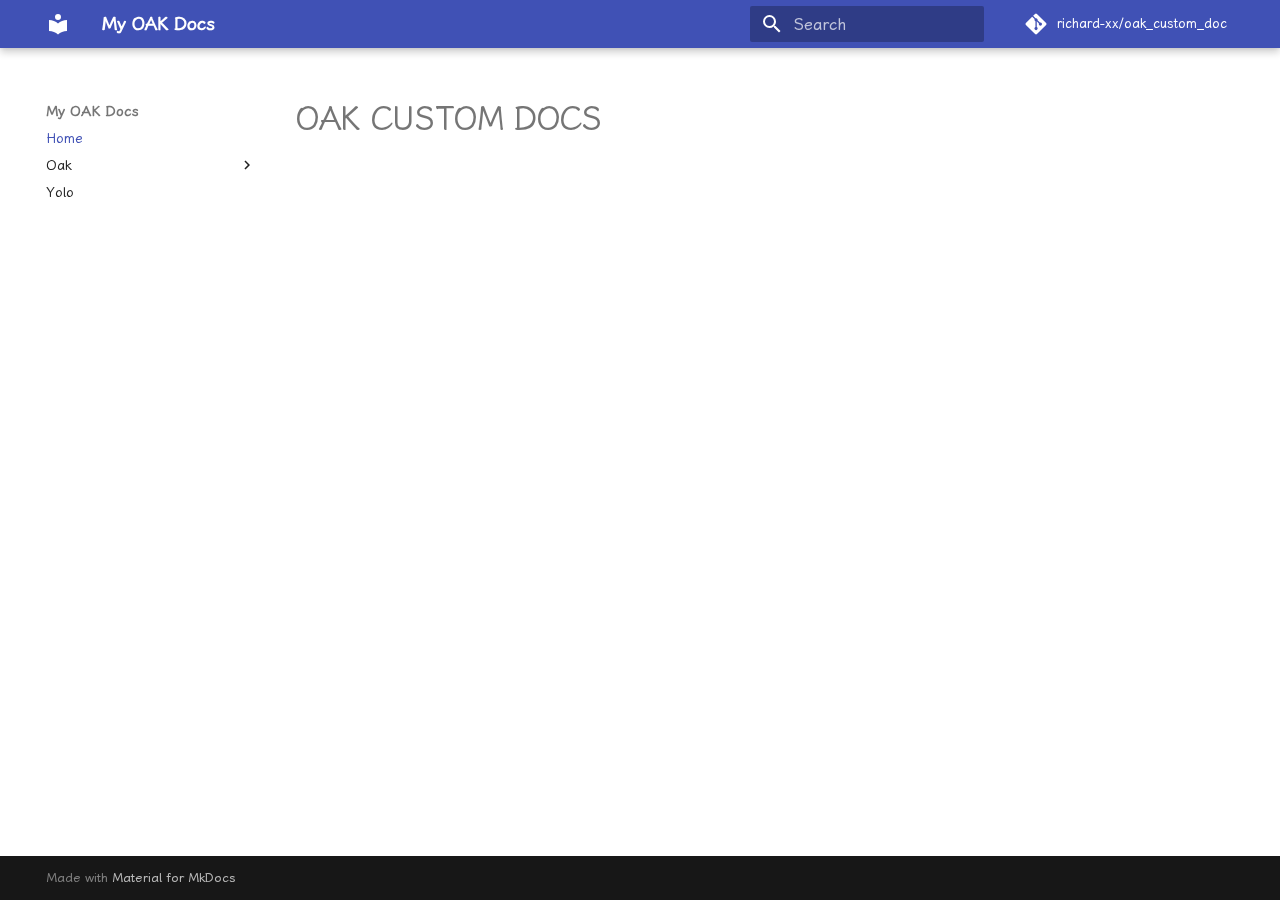
<file: index.html>
<!doctype html>
<html lang="en" class="no-js">
  <head>
    
      <meta charset="utf-8">
      <meta name="viewport" content="width=device-width,initial-scale=1">
      
      
      
        <link rel="canonical" href="https://richard-xx.github.io/oak_custom_doc/">
      
      
      
        <link rel="next" href="oak/pointcloud/point_cloud_viewer/">
      
      
      <link rel="icon" href="assets/images/favicon.png">
      <meta name="generator" content="mkdocs-1.6.0, mkdocs-material-9.5.27">
    
    
      
        <title>My OAK Docs</title>
      
    
    
      <link rel="stylesheet" href="assets/stylesheets/main.6543a935.min.css">
      
      


    
    
      
    
    
      
        
        
        <link rel="preconnect" href="https://fonts.gstatic.com" crossorigin>
        <link rel="stylesheet" href="https://fonts.googleapis.com/css?family=Roboto:300,300i,400,400i,700,700i%7CRoboto+Mono:400,400i,700,700i&display=fallback">
        <style>:root{--md-text-font:"Roboto";--md-code-font:"Roboto Mono"}</style>
      
    
    
      <link rel="stylesheet" href="assets/stylesheets/extra.css">
    
    <script>__md_scope=new URL(".",location),__md_hash=e=>[...e].reduce((e,_)=>(e<<5)-e+_.charCodeAt(0),0),__md_get=(e,_=localStorage,t=__md_scope)=>JSON.parse(_.getItem(t.pathname+"."+e)),__md_set=(e,_,t=localStorage,a=__md_scope)=>{try{t.setItem(a.pathname+"."+e,JSON.stringify(_))}catch(e){}}</script>
    
      

    
    
    
  </head>
  
  
    <body dir="ltr">
  
    
    <input class="md-toggle" data-md-toggle="drawer" type="checkbox" id="__drawer" autocomplete="off">
    <input class="md-toggle" data-md-toggle="search" type="checkbox" id="__search" autocomplete="off">
    <label class="md-overlay" for="__drawer"></label>
    <div data-md-component="skip">
      
        
        <a href="#oak-custom-docs" class="md-skip">
          Skip to content
        </a>
      
    </div>
    <div data-md-component="announce">
      
    </div>
    
    
      

  

<header class="md-header md-header--shadow" data-md-component="header">
  <nav class="md-header__inner md-grid" aria-label="Header">
    <a href="." title="My OAK Docs" class="md-header__button md-logo" aria-label="My OAK Docs" data-md-component="logo">
      
  
  <svg xmlns="http://www.w3.org/2000/svg" viewBox="0 0 24 24"><path d="M12 8a3 3 0 0 0 3-3 3 3 0 0 0-3-3 3 3 0 0 0-3 3 3 3 0 0 0 3 3m0 3.54C9.64 9.35 6.5 8 3 8v11c3.5 0 6.64 1.35 9 3.54 2.36-2.19 5.5-3.54 9-3.54V8c-3.5 0-6.64 1.35-9 3.54Z"/></svg>

    </a>
    <label class="md-header__button md-icon" for="__drawer">
      
      <svg xmlns="http://www.w3.org/2000/svg" viewBox="0 0 24 24"><path d="M3 6h18v2H3V6m0 5h18v2H3v-2m0 5h18v2H3v-2Z"/></svg>
    </label>
    <div class="md-header__title" data-md-component="header-title">
      <div class="md-header__ellipsis">
        <div class="md-header__topic">
          <span class="md-ellipsis">
            My OAK Docs
          </span>
        </div>
        <div class="md-header__topic" data-md-component="header-topic">
          <span class="md-ellipsis">
            
              Home
            
          </span>
        </div>
      </div>
    </div>
    
    
      <script>var media,input,key,value,palette=__md_get("__palette");if(palette&&palette.color){"(prefers-color-scheme)"===palette.color.media&&(media=matchMedia("(prefers-color-scheme: light)"),input=document.querySelector(media.matches?"[data-md-color-media='(prefers-color-scheme: light)']":"[data-md-color-media='(prefers-color-scheme: dark)']"),palette.color.media=input.getAttribute("data-md-color-media"),palette.color.scheme=input.getAttribute("data-md-color-scheme"),palette.color.primary=input.getAttribute("data-md-color-primary"),palette.color.accent=input.getAttribute("data-md-color-accent"));for([key,value]of Object.entries(palette.color))document.body.setAttribute("data-md-color-"+key,value)}</script>
    
    
    
      <label class="md-header__button md-icon" for="__search">
        
        <svg xmlns="http://www.w3.org/2000/svg" viewBox="0 0 24 24"><path d="M9.5 3A6.5 6.5 0 0 1 16 9.5c0 1.61-.59 3.09-1.56 4.23l.27.27h.79l5 5-1.5 1.5-5-5v-.79l-.27-.27A6.516 6.516 0 0 1 9.5 16 6.5 6.5 0 0 1 3 9.5 6.5 6.5 0 0 1 9.5 3m0 2C7 5 5 7 5 9.5S7 14 9.5 14 14 12 14 9.5 12 5 9.5 5Z"/></svg>
      </label>
      <div class="md-search" data-md-component="search" role="dialog">
  <label class="md-search__overlay" for="__search"></label>
  <div class="md-search__inner" role="search">
    <form class="md-search__form" name="search">
      <input type="text" class="md-search__input" name="query" aria-label="Search" placeholder="Search" autocapitalize="off" autocorrect="off" autocomplete="off" spellcheck="false" data-md-component="search-query" required>
      <label class="md-search__icon md-icon" for="__search">
        
        <svg xmlns="http://www.w3.org/2000/svg" viewBox="0 0 24 24"><path d="M9.5 3A6.5 6.5 0 0 1 16 9.5c0 1.61-.59 3.09-1.56 4.23l.27.27h.79l5 5-1.5 1.5-5-5v-.79l-.27-.27A6.516 6.516 0 0 1 9.5 16 6.5 6.5 0 0 1 3 9.5 6.5 6.5 0 0 1 9.5 3m0 2C7 5 5 7 5 9.5S7 14 9.5 14 14 12 14 9.5 12 5 9.5 5Z"/></svg>
        
        <svg xmlns="http://www.w3.org/2000/svg" viewBox="0 0 24 24"><path d="M20 11v2H8l5.5 5.5-1.42 1.42L4.16 12l7.92-7.92L13.5 5.5 8 11h12Z"/></svg>
      </label>
      <nav class="md-search__options" aria-label="Search">
        
        <button type="reset" class="md-search__icon md-icon" title="Clear" aria-label="Clear" tabindex="-1">
          
          <svg xmlns="http://www.w3.org/2000/svg" viewBox="0 0 24 24"><path d="M19 6.41 17.59 5 12 10.59 6.41 5 5 6.41 10.59 12 5 17.59 6.41 19 12 13.41 17.59 19 19 17.59 13.41 12 19 6.41Z"/></svg>
        </button>
      </nav>
      
    </form>
    <div class="md-search__output">
      <div class="md-search__scrollwrap" tabindex="0" data-md-scrollfix>
        <div class="md-search-result" data-md-component="search-result">
          <div class="md-search-result__meta">
            Initializing search
          </div>
          <ol class="md-search-result__list" role="presentation"></ol>
        </div>
      </div>
    </div>
  </div>
</div>
    
    
      <div class="md-header__source">
        <a href="https://github.com/richard-xx/oak_custom_doc" title="Go to repository" class="md-source" data-md-component="source">
  <div class="md-source__icon md-icon">
    
    <svg xmlns="http://www.w3.org/2000/svg" viewBox="0 0 448 512"><!--! Font Awesome Free 6.5.2 by @fontawesome - https://fontawesome.com License - https://fontawesome.com/license/free (Icons: CC BY 4.0, Fonts: SIL OFL 1.1, Code: MIT License) Copyright 2024 Fonticons, Inc.--><path d="M439.55 236.05 244 40.45a28.87 28.87 0 0 0-40.81 0l-40.66 40.63 51.52 51.52c27.06-9.14 52.68 16.77 43.39 43.68l49.66 49.66c34.23-11.8 61.18 31 35.47 56.69-26.49 26.49-70.21-2.87-56-37.34L240.22 199v121.85c25.3 12.54 22.26 41.85 9.08 55a34.34 34.34 0 0 1-48.55 0c-17.57-17.6-11.07-46.91 11.25-56v-123c-20.8-8.51-24.6-30.74-18.64-45L142.57 101 8.45 235.14a28.86 28.86 0 0 0 0 40.81l195.61 195.6a28.86 28.86 0 0 0 40.8 0l194.69-194.69a28.86 28.86 0 0 0 0-40.81z"/></svg>
  </div>
  <div class="md-source__repository">
    richard-xx/oak_custom_doc
  </div>
</a>
      </div>
    
  </nav>
  
</header>
    
    <div class="md-container" data-md-component="container">
      
      
        
          
        
      
      <main class="md-main" data-md-component="main">
        <div class="md-main__inner md-grid">
          
            
              
              <div class="md-sidebar md-sidebar--primary" data-md-component="sidebar" data-md-type="navigation" >
                <div class="md-sidebar__scrollwrap">
                  <div class="md-sidebar__inner">
                    



<nav class="md-nav md-nav--primary" aria-label="Navigation" data-md-level="0">
  <label class="md-nav__title" for="__drawer">
    <a href="." title="My OAK Docs" class="md-nav__button md-logo" aria-label="My OAK Docs" data-md-component="logo">
      
  
  <svg xmlns="http://www.w3.org/2000/svg" viewBox="0 0 24 24"><path d="M12 8a3 3 0 0 0 3-3 3 3 0 0 0-3-3 3 3 0 0 0-3 3 3 3 0 0 0 3 3m0 3.54C9.64 9.35 6.5 8 3 8v11c3.5 0 6.64 1.35 9 3.54 2.36-2.19 5.5-3.54 9-3.54V8c-3.5 0-6.64 1.35-9 3.54Z"/></svg>

    </a>
    My OAK Docs
  </label>
  
    <div class="md-nav__source">
      <a href="https://github.com/richard-xx/oak_custom_doc" title="Go to repository" class="md-source" data-md-component="source">
  <div class="md-source__icon md-icon">
    
    <svg xmlns="http://www.w3.org/2000/svg" viewBox="0 0 448 512"><!--! Font Awesome Free 6.5.2 by @fontawesome - https://fontawesome.com License - https://fontawesome.com/license/free (Icons: CC BY 4.0, Fonts: SIL OFL 1.1, Code: MIT License) Copyright 2024 Fonticons, Inc.--><path d="M439.55 236.05 244 40.45a28.87 28.87 0 0 0-40.81 0l-40.66 40.63 51.52 51.52c27.06-9.14 52.68 16.77 43.39 43.68l49.66 49.66c34.23-11.8 61.18 31 35.47 56.69-26.49 26.49-70.21-2.87-56-37.34L240.22 199v121.85c25.3 12.54 22.26 41.85 9.08 55a34.34 34.34 0 0 1-48.55 0c-17.57-17.6-11.07-46.91 11.25-56v-123c-20.8-8.51-24.6-30.74-18.64-45L142.57 101 8.45 235.14a28.86 28.86 0 0 0 0 40.81l195.61 195.6a28.86 28.86 0 0 0 40.8 0l194.69-194.69a28.86 28.86 0 0 0 0-40.81z"/></svg>
  </div>
  <div class="md-source__repository">
    richard-xx/oak_custom_doc
  </div>
</a>
    </div>
  
  <ul class="md-nav__list" data-md-scrollfix>
    
      
      
  
  
    
  
  
  
    <li class="md-nav__item md-nav__item--active">
      
      <input class="md-nav__toggle md-toggle" type="checkbox" id="__toc">
      
      
        
      
      
      <a href="." class="md-nav__link md-nav__link--active">
        
  
  <span class="md-ellipsis">
    Home
  </span>
  

      </a>
      
    </li>
  

    
      
      
  
  
  
  
    
    
    
    
    <li class="md-nav__item md-nav__item--nested">
      
        
        
        <input class="md-nav__toggle md-toggle " type="checkbox" id="__nav_2" >
        
          
          <label class="md-nav__link" for="__nav_2" id="__nav_2_label" tabindex="0">
            
  
  <span class="md-ellipsis">
    Oak
  </span>
  

            <span class="md-nav__icon md-icon"></span>
          </label>
        
        <nav class="md-nav" data-md-level="1" aria-labelledby="__nav_2_label" aria-expanded="false">
          <label class="md-nav__title" for="__nav_2">
            <span class="md-nav__icon md-icon"></span>
            Oak
          </label>
          <ul class="md-nav__list" data-md-scrollfix>
            
              
                
  
  
  
  
    <li class="md-nav__item">
      <a href="oak/pointcloud/point_cloud_viewer/" class="md-nav__link">
        
  
  <span class="md-ellipsis">
    PointCloud
  </span>
  

      </a>
    </li>
  

              
            
              
                
  
  
  
  
    <li class="md-nav__item">
      <a href="oak/depth/depth_viewer/" class="md-nav__link">
        
  
  <span class="md-ellipsis">
    Depth
  </span>
  

      </a>
    </li>
  

              
            
              
                
  
  
  
  
    <li class="md-nav__item">
      <a href="oak/depth/depth_viewer_lr/" class="md-nav__link">
        
  
  <span class="md-ellipsis">
    Depth LR
  </span>
  

      </a>
    </li>
  

              
            
          </ul>
        </nav>
      
    </li>
  

    
      
      
  
  
  
  
    <li class="md-nav__item">
      <a href="https://richard-xx.github.io/DepthAI_Yolo/" class="md-nav__link">
        
  
  <span class="md-ellipsis">
    Yolo
  </span>
  

      </a>
    </li>
  

    
  </ul>
</nav>
                  </div>
                </div>
              </div>
            
            
              
              <div class="md-sidebar md-sidebar--secondary" data-md-component="sidebar" data-md-type="toc" >
                <div class="md-sidebar__scrollwrap">
                  <div class="md-sidebar__inner">
                    

<nav class="md-nav md-nav--secondary" aria-label="Table of contents">
  
  
  
    
  
  
</nav>
                  </div>
                </div>
              </div>
            
          
          
            <div class="md-content" data-md-component="content">
              <article class="md-content__inner md-typeset">
                
                  

  
  


<h1 id="oak-custom-docs">OAK CUSTOM DOCS<a class="headerlink" href="#oak-custom-docs" title="Permanent link">&para;</a></h1>












                
              </article>
            </div>
          
          
<script>var target=document.getElementById(location.hash.slice(1));target&&target.name&&(target.checked=target.name.startsWith("__tabbed_"))</script>
        </div>
        
      </main>
      
        <footer class="md-footer">
  
  <div class="md-footer-meta md-typeset">
    <div class="md-footer-meta__inner md-grid">
      <div class="md-copyright">
  
  
    Made with
    <a href="https://squidfunk.github.io/mkdocs-material/" target="_blank" rel="noopener">
      Material for MkDocs
    </a>
  
</div>
      
    </div>
  </div>
</footer>
      
    </div>
    <div class="md-dialog" data-md-component="dialog">
      <div class="md-dialog__inner md-typeset"></div>
    </div>
    
    
    <script id="__config" type="application/json">{"base": ".", "features": [], "search": "assets/javascripts/workers/search.b8dbb3d2.min.js", "translations": {"clipboard.copied": "Copied to clipboard", "clipboard.copy": "Copy to clipboard", "search.result.more.one": "1 more on this page", "search.result.more.other": "# more on this page", "search.result.none": "No matching documents", "search.result.one": "1 matching document", "search.result.other": "# matching documents", "search.result.placeholder": "Type to start searching", "search.result.term.missing": "Missing", "select.version": "Select version"}}</script>
    
    
      <script src="assets/javascripts/bundle.ad660dcc.min.js"></script>
      
    
  </body>
</html>
</file>
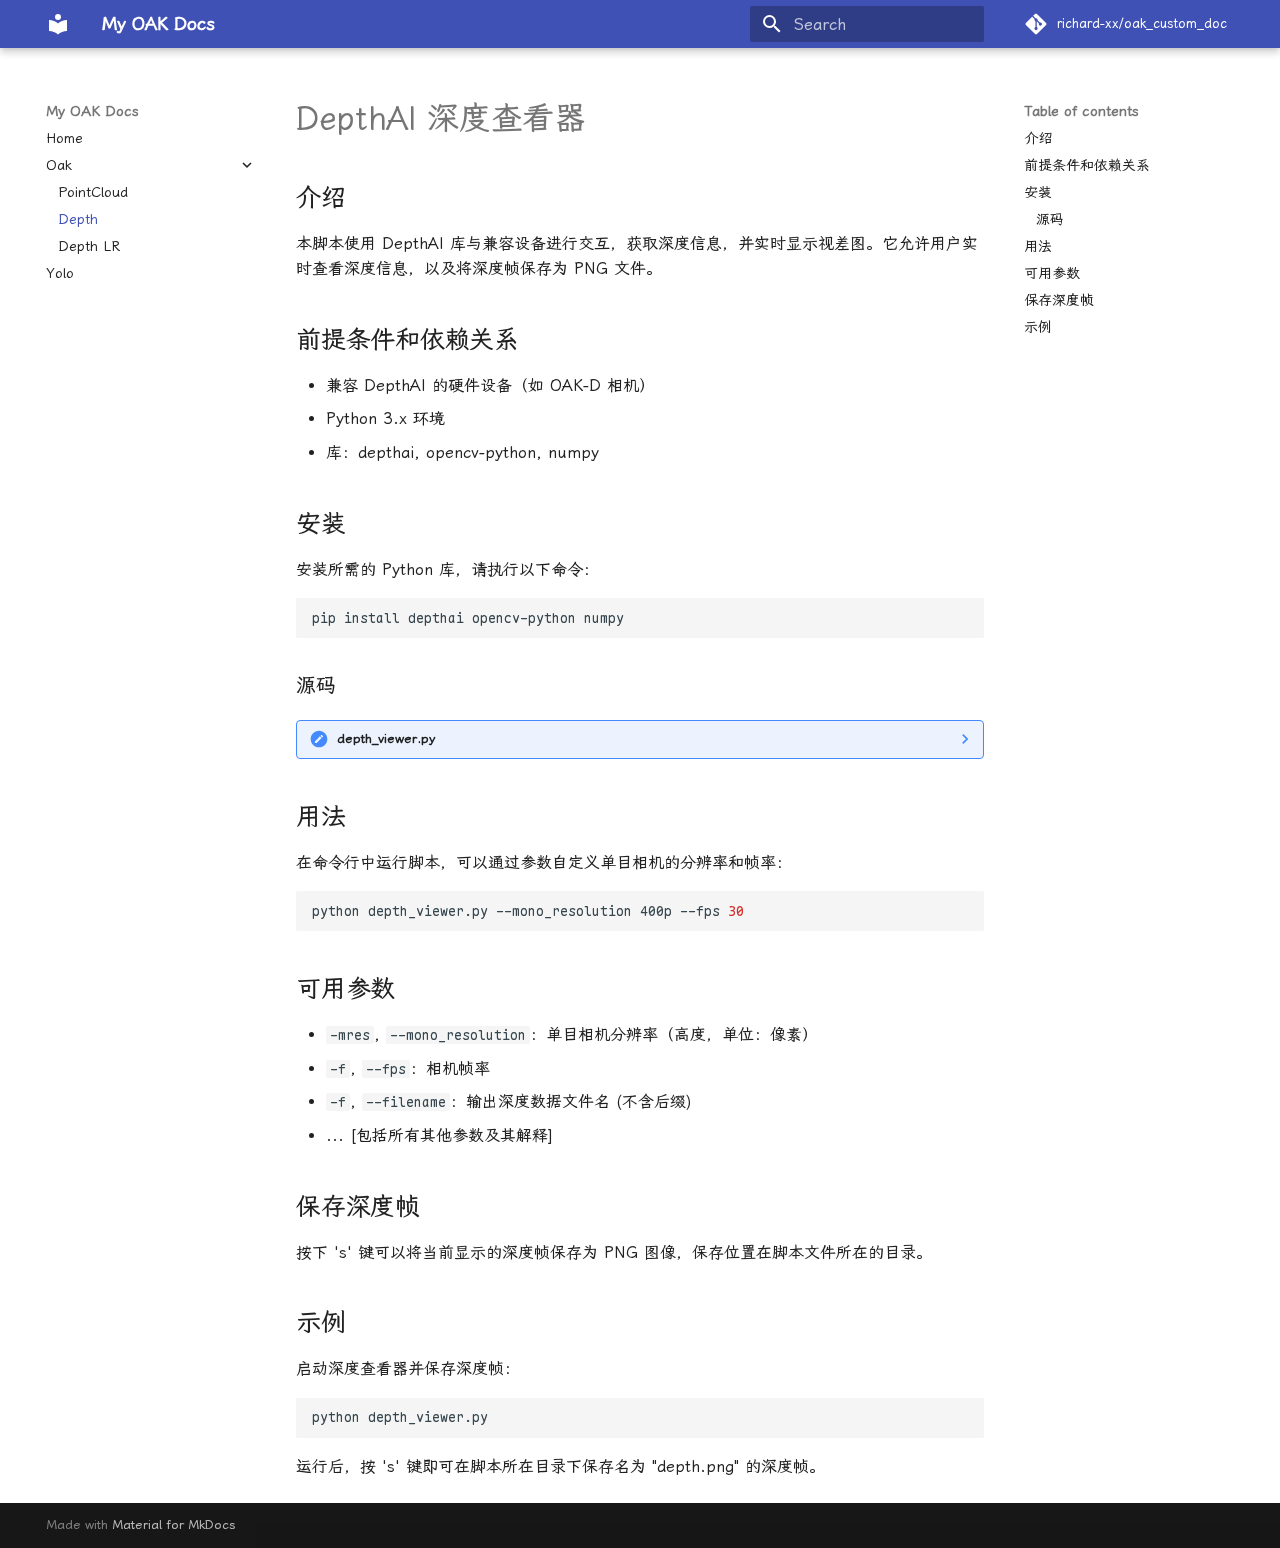
<file: oak/depth/depth_viewer/index.html>
<!doctype html>
<html lang="en" class="no-js">
  <head>
    
      <meta charset="utf-8">
      <meta name="viewport" content="width=device-width,initial-scale=1">
      
      
      
        <link rel="canonical" href="https://richard-xx.github.io/oak_custom_doc/oak/depth/depth_viewer/">
      
      
        <link rel="prev" href="../../pointcloud/point_cloud_viewer/">
      
      
        <link rel="next" href="../depth_viewer_lr/">
      
      
      <link rel="icon" href="../../../assets/images/favicon.png">
      <meta name="generator" content="mkdocs-1.6.0, mkdocs-material-9.5.27">
    
    
      
        <title>Depth - My OAK Docs</title>
      
    
    
      <link rel="stylesheet" href="../../../assets/stylesheets/main.6543a935.min.css">
      
      


    
    
      
    
    
      
        
        
        <link rel="preconnect" href="https://fonts.gstatic.com" crossorigin>
        <link rel="stylesheet" href="https://fonts.googleapis.com/css?family=Roboto:300,300i,400,400i,700,700i%7CRoboto+Mono:400,400i,700,700i&display=fallback">
        <style>:root{--md-text-font:"Roboto";--md-code-font:"Roboto Mono"}</style>
      
    
    
      <link rel="stylesheet" href="../../../assets/stylesheets/extra.css">
    
    <script>__md_scope=new URL("../../..",location),__md_hash=e=>[...e].reduce((e,_)=>(e<<5)-e+_.charCodeAt(0),0),__md_get=(e,_=localStorage,t=__md_scope)=>JSON.parse(_.getItem(t.pathname+"."+e)),__md_set=(e,_,t=localStorage,a=__md_scope)=>{try{t.setItem(a.pathname+"."+e,JSON.stringify(_))}catch(e){}}</script>
    
      

    
    
    
  </head>
  
  
    <body dir="ltr">
  
    
    <input class="md-toggle" data-md-toggle="drawer" type="checkbox" id="__drawer" autocomplete="off">
    <input class="md-toggle" data-md-toggle="search" type="checkbox" id="__search" autocomplete="off">
    <label class="md-overlay" for="__drawer"></label>
    <div data-md-component="skip">
      
        
        <a href="#depthai-深度查看器" class="md-skip">
          Skip to content
        </a>
      
    </div>
    <div data-md-component="announce">
      
    </div>
    
    
      

  

<header class="md-header md-header--shadow" data-md-component="header">
  <nav class="md-header__inner md-grid" aria-label="Header">
    <a href="../../.." title="My OAK Docs" class="md-header__button md-logo" aria-label="My OAK Docs" data-md-component="logo">
      
  
  <svg xmlns="http://www.w3.org/2000/svg" viewBox="0 0 24 24"><path d="M12 8a3 3 0 0 0 3-3 3 3 0 0 0-3-3 3 3 0 0 0-3 3 3 3 0 0 0 3 3m0 3.54C9.64 9.35 6.5 8 3 8v11c3.5 0 6.64 1.35 9 3.54 2.36-2.19 5.5-3.54 9-3.54V8c-3.5 0-6.64 1.35-9 3.54Z"/></svg>

    </a>
    <label class="md-header__button md-icon" for="__drawer">
      
      <svg xmlns="http://www.w3.org/2000/svg" viewBox="0 0 24 24"><path d="M3 6h18v2H3V6m0 5h18v2H3v-2m0 5h18v2H3v-2Z"/></svg>
    </label>
    <div class="md-header__title" data-md-component="header-title">
      <div class="md-header__ellipsis">
        <div class="md-header__topic">
          <span class="md-ellipsis">
            My OAK Docs
          </span>
        </div>
        <div class="md-header__topic" data-md-component="header-topic">
          <span class="md-ellipsis">
            
              Depth
            
          </span>
        </div>
      </div>
    </div>
    
    
      <script>var media,input,key,value,palette=__md_get("__palette");if(palette&&palette.color){"(prefers-color-scheme)"===palette.color.media&&(media=matchMedia("(prefers-color-scheme: light)"),input=document.querySelector(media.matches?"[data-md-color-media='(prefers-color-scheme: light)']":"[data-md-color-media='(prefers-color-scheme: dark)']"),palette.color.media=input.getAttribute("data-md-color-media"),palette.color.scheme=input.getAttribute("data-md-color-scheme"),palette.color.primary=input.getAttribute("data-md-color-primary"),palette.color.accent=input.getAttribute("data-md-color-accent"));for([key,value]of Object.entries(palette.color))document.body.setAttribute("data-md-color-"+key,value)}</script>
    
    
    
      <label class="md-header__button md-icon" for="__search">
        
        <svg xmlns="http://www.w3.org/2000/svg" viewBox="0 0 24 24"><path d="M9.5 3A6.5 6.5 0 0 1 16 9.5c0 1.61-.59 3.09-1.56 4.23l.27.27h.79l5 5-1.5 1.5-5-5v-.79l-.27-.27A6.516 6.516 0 0 1 9.5 16 6.5 6.5 0 0 1 3 9.5 6.5 6.5 0 0 1 9.5 3m0 2C7 5 5 7 5 9.5S7 14 9.5 14 14 12 14 9.5 12 5 9.5 5Z"/></svg>
      </label>
      <div class="md-search" data-md-component="search" role="dialog">
  <label class="md-search__overlay" for="__search"></label>
  <div class="md-search__inner" role="search">
    <form class="md-search__form" name="search">
      <input type="text" class="md-search__input" name="query" aria-label="Search" placeholder="Search" autocapitalize="off" autocorrect="off" autocomplete="off" spellcheck="false" data-md-component="search-query" required>
      <label class="md-search__icon md-icon" for="__search">
        
        <svg xmlns="http://www.w3.org/2000/svg" viewBox="0 0 24 24"><path d="M9.5 3A6.5 6.5 0 0 1 16 9.5c0 1.61-.59 3.09-1.56 4.23l.27.27h.79l5 5-1.5 1.5-5-5v-.79l-.27-.27A6.516 6.516 0 0 1 9.5 16 6.5 6.5 0 0 1 3 9.5 6.5 6.5 0 0 1 9.5 3m0 2C7 5 5 7 5 9.5S7 14 9.5 14 14 12 14 9.5 12 5 9.5 5Z"/></svg>
        
        <svg xmlns="http://www.w3.org/2000/svg" viewBox="0 0 24 24"><path d="M20 11v2H8l5.5 5.5-1.42 1.42L4.16 12l7.92-7.92L13.5 5.5 8 11h12Z"/></svg>
      </label>
      <nav class="md-search__options" aria-label="Search">
        
        <button type="reset" class="md-search__icon md-icon" title="Clear" aria-label="Clear" tabindex="-1">
          
          <svg xmlns="http://www.w3.org/2000/svg" viewBox="0 0 24 24"><path d="M19 6.41 17.59 5 12 10.59 6.41 5 5 6.41 10.59 12 5 17.59 6.41 19 12 13.41 17.59 19 19 17.59 13.41 12 19 6.41Z"/></svg>
        </button>
      </nav>
      
    </form>
    <div class="md-search__output">
      <div class="md-search__scrollwrap" tabindex="0" data-md-scrollfix>
        <div class="md-search-result" data-md-component="search-result">
          <div class="md-search-result__meta">
            Initializing search
          </div>
          <ol class="md-search-result__list" role="presentation"></ol>
        </div>
      </div>
    </div>
  </div>
</div>
    
    
      <div class="md-header__source">
        <a href="https://github.com/richard-xx/oak_custom_doc" title="Go to repository" class="md-source" data-md-component="source">
  <div class="md-source__icon md-icon">
    
    <svg xmlns="http://www.w3.org/2000/svg" viewBox="0 0 448 512"><!--! Font Awesome Free 6.5.2 by @fontawesome - https://fontawesome.com License - https://fontawesome.com/license/free (Icons: CC BY 4.0, Fonts: SIL OFL 1.1, Code: MIT License) Copyright 2024 Fonticons, Inc.--><path d="M439.55 236.05 244 40.45a28.87 28.87 0 0 0-40.81 0l-40.66 40.63 51.52 51.52c27.06-9.14 52.68 16.77 43.39 43.68l49.66 49.66c34.23-11.8 61.18 31 35.47 56.69-26.49 26.49-70.21-2.87-56-37.34L240.22 199v121.85c25.3 12.54 22.26 41.85 9.08 55a34.34 34.34 0 0 1-48.55 0c-17.57-17.6-11.07-46.91 11.25-56v-123c-20.8-8.51-24.6-30.74-18.64-45L142.57 101 8.45 235.14a28.86 28.86 0 0 0 0 40.81l195.61 195.6a28.86 28.86 0 0 0 40.8 0l194.69-194.69a28.86 28.86 0 0 0 0-40.81z"/></svg>
  </div>
  <div class="md-source__repository">
    richard-xx/oak_custom_doc
  </div>
</a>
      </div>
    
  </nav>
  
</header>
    
    <div class="md-container" data-md-component="container">
      
      
        
          
        
      
      <main class="md-main" data-md-component="main">
        <div class="md-main__inner md-grid">
          
            
              
              <div class="md-sidebar md-sidebar--primary" data-md-component="sidebar" data-md-type="navigation" >
                <div class="md-sidebar__scrollwrap">
                  <div class="md-sidebar__inner">
                    



<nav class="md-nav md-nav--primary" aria-label="Navigation" data-md-level="0">
  <label class="md-nav__title" for="__drawer">
    <a href="../../.." title="My OAK Docs" class="md-nav__button md-logo" aria-label="My OAK Docs" data-md-component="logo">
      
  
  <svg xmlns="http://www.w3.org/2000/svg" viewBox="0 0 24 24"><path d="M12 8a3 3 0 0 0 3-3 3 3 0 0 0-3-3 3 3 0 0 0-3 3 3 3 0 0 0 3 3m0 3.54C9.64 9.35 6.5 8 3 8v11c3.5 0 6.64 1.35 9 3.54 2.36-2.19 5.5-3.54 9-3.54V8c-3.5 0-6.64 1.35-9 3.54Z"/></svg>

    </a>
    My OAK Docs
  </label>
  
    <div class="md-nav__source">
      <a href="https://github.com/richard-xx/oak_custom_doc" title="Go to repository" class="md-source" data-md-component="source">
  <div class="md-source__icon md-icon">
    
    <svg xmlns="http://www.w3.org/2000/svg" viewBox="0 0 448 512"><!--! Font Awesome Free 6.5.2 by @fontawesome - https://fontawesome.com License - https://fontawesome.com/license/free (Icons: CC BY 4.0, Fonts: SIL OFL 1.1, Code: MIT License) Copyright 2024 Fonticons, Inc.--><path d="M439.55 236.05 244 40.45a28.87 28.87 0 0 0-40.81 0l-40.66 40.63 51.52 51.52c27.06-9.14 52.68 16.77 43.39 43.68l49.66 49.66c34.23-11.8 61.18 31 35.47 56.69-26.49 26.49-70.21-2.87-56-37.34L240.22 199v121.85c25.3 12.54 22.26 41.85 9.08 55a34.34 34.34 0 0 1-48.55 0c-17.57-17.6-11.07-46.91 11.25-56v-123c-20.8-8.51-24.6-30.74-18.64-45L142.57 101 8.45 235.14a28.86 28.86 0 0 0 0 40.81l195.61 195.6a28.86 28.86 0 0 0 40.8 0l194.69-194.69a28.86 28.86 0 0 0 0-40.81z"/></svg>
  </div>
  <div class="md-source__repository">
    richard-xx/oak_custom_doc
  </div>
</a>
    </div>
  
  <ul class="md-nav__list" data-md-scrollfix>
    
      
      
  
  
  
  
    <li class="md-nav__item">
      <a href="../../.." class="md-nav__link">
        
  
  <span class="md-ellipsis">
    Home
  </span>
  

      </a>
    </li>
  

    
      
      
  
  
    
  
  
  
    
    
    
    
    <li class="md-nav__item md-nav__item--active md-nav__item--nested">
      
        
        
        <input class="md-nav__toggle md-toggle " type="checkbox" id="__nav_2" checked>
        
          
          <label class="md-nav__link" for="__nav_2" id="__nav_2_label" tabindex="0">
            
  
  <span class="md-ellipsis">
    Oak
  </span>
  

            <span class="md-nav__icon md-icon"></span>
          </label>
        
        <nav class="md-nav" data-md-level="1" aria-labelledby="__nav_2_label" aria-expanded="true">
          <label class="md-nav__title" for="__nav_2">
            <span class="md-nav__icon md-icon"></span>
            Oak
          </label>
          <ul class="md-nav__list" data-md-scrollfix>
            
              
                
  
  
  
  
    <li class="md-nav__item">
      <a href="../../pointcloud/point_cloud_viewer/" class="md-nav__link">
        
  
  <span class="md-ellipsis">
    PointCloud
  </span>
  

      </a>
    </li>
  

              
            
              
                
  
  
    
  
  
  
    <li class="md-nav__item md-nav__item--active">
      
      <input class="md-nav__toggle md-toggle" type="checkbox" id="__toc">
      
      
        
      
      
        <label class="md-nav__link md-nav__link--active" for="__toc">
          
  
  <span class="md-ellipsis">
    Depth
  </span>
  

          <span class="md-nav__icon md-icon"></span>
        </label>
      
      <a href="./" class="md-nav__link md-nav__link--active">
        
  
  <span class="md-ellipsis">
    Depth
  </span>
  

      </a>
      
        

<nav class="md-nav md-nav--secondary" aria-label="Table of contents">
  
  
  
    
  
  
    <label class="md-nav__title" for="__toc">
      <span class="md-nav__icon md-icon"></span>
      Table of contents
    </label>
    <ul class="md-nav__list" data-md-component="toc" data-md-scrollfix>
      
        <li class="md-nav__item">
  <a href="#介绍" class="md-nav__link">
    <span class="md-ellipsis">
      介绍
    </span>
  </a>
  
</li>
      
        <li class="md-nav__item">
  <a href="#前提条件和依赖关系" class="md-nav__link">
    <span class="md-ellipsis">
      前提条件和依赖关系
    </span>
  </a>
  
</li>
      
        <li class="md-nav__item">
  <a href="#安装" class="md-nav__link">
    <span class="md-ellipsis">
      安装
    </span>
  </a>
  
    <nav class="md-nav" aria-label="安装">
      <ul class="md-nav__list">
        
          <li class="md-nav__item">
  <a href="#源码" class="md-nav__link">
    <span class="md-ellipsis">
      源码
    </span>
  </a>
  
</li>
        
      </ul>
    </nav>
  
</li>
      
        <li class="md-nav__item">
  <a href="#用法" class="md-nav__link">
    <span class="md-ellipsis">
      用法
    </span>
  </a>
  
</li>
      
        <li class="md-nav__item">
  <a href="#可用参数" class="md-nav__link">
    <span class="md-ellipsis">
      可用参数
    </span>
  </a>
  
</li>
      
        <li class="md-nav__item">
  <a href="#保存深度帧" class="md-nav__link">
    <span class="md-ellipsis">
      保存深度帧
    </span>
  </a>
  
</li>
      
        <li class="md-nav__item">
  <a href="#示例" class="md-nav__link">
    <span class="md-ellipsis">
      示例
    </span>
  </a>
  
</li>
      
    </ul>
  
</nav>
      
    </li>
  

              
            
              
                
  
  
  
  
    <li class="md-nav__item">
      <a href="../depth_viewer_lr/" class="md-nav__link">
        
  
  <span class="md-ellipsis">
    Depth LR
  </span>
  

      </a>
    </li>
  

              
            
          </ul>
        </nav>
      
    </li>
  

    
      
      
  
  
  
  
    <li class="md-nav__item">
      <a href="https://richard-xx.github.io/DepthAI_Yolo/" class="md-nav__link">
        
  
  <span class="md-ellipsis">
    Yolo
  </span>
  

      </a>
    </li>
  

    
  </ul>
</nav>
                  </div>
                </div>
              </div>
            
            
              
              <div class="md-sidebar md-sidebar--secondary" data-md-component="sidebar" data-md-type="toc" >
                <div class="md-sidebar__scrollwrap">
                  <div class="md-sidebar__inner">
                    

<nav class="md-nav md-nav--secondary" aria-label="Table of contents">
  
  
  
    
  
  
    <label class="md-nav__title" for="__toc">
      <span class="md-nav__icon md-icon"></span>
      Table of contents
    </label>
    <ul class="md-nav__list" data-md-component="toc" data-md-scrollfix>
      
        <li class="md-nav__item">
  <a href="#介绍" class="md-nav__link">
    <span class="md-ellipsis">
      介绍
    </span>
  </a>
  
</li>
      
        <li class="md-nav__item">
  <a href="#前提条件和依赖关系" class="md-nav__link">
    <span class="md-ellipsis">
      前提条件和依赖关系
    </span>
  </a>
  
</li>
      
        <li class="md-nav__item">
  <a href="#安装" class="md-nav__link">
    <span class="md-ellipsis">
      安装
    </span>
  </a>
  
    <nav class="md-nav" aria-label="安装">
      <ul class="md-nav__list">
        
          <li class="md-nav__item">
  <a href="#源码" class="md-nav__link">
    <span class="md-ellipsis">
      源码
    </span>
  </a>
  
</li>
        
      </ul>
    </nav>
  
</li>
      
        <li class="md-nav__item">
  <a href="#用法" class="md-nav__link">
    <span class="md-ellipsis">
      用法
    </span>
  </a>
  
</li>
      
        <li class="md-nav__item">
  <a href="#可用参数" class="md-nav__link">
    <span class="md-ellipsis">
      可用参数
    </span>
  </a>
  
</li>
      
        <li class="md-nav__item">
  <a href="#保存深度帧" class="md-nav__link">
    <span class="md-ellipsis">
      保存深度帧
    </span>
  </a>
  
</li>
      
        <li class="md-nav__item">
  <a href="#示例" class="md-nav__link">
    <span class="md-ellipsis">
      示例
    </span>
  </a>
  
</li>
      
    </ul>
  
</nav>
                  </div>
                </div>
              </div>
            
          
          
            <div class="md-content" data-md-component="content">
              <article class="md-content__inner md-typeset">
                
                  

  
  


<h1 id="depthai-深度查看器">DepthAI 深度查看器<a class="headerlink" href="#depthai-深度查看器" title="Permanent link">&para;</a></h1>
<h2 id="介绍">介绍<a class="headerlink" href="#介绍" title="Permanent link">&para;</a></h2>
<p>本脚本使用 DepthAI 库与兼容设备进行交互，获取深度信息，并实时显示视差图。它允许用户实时查看深度信息，以及将深度帧保存为 PNG 文件。</p>
<h2 id="前提条件和依赖关系">前提条件和依赖关系<a class="headerlink" href="#前提条件和依赖关系" title="Permanent link">&para;</a></h2>
<ul>
<li>兼容 DepthAI 的硬件设备（如 OAK-D 相机）</li>
<li>Python 3.x 环境</li>
<li>库：depthai, opencv-python, numpy</li>
</ul>
<h2 id="安装">安装<a class="headerlink" href="#安装" title="Permanent link">&para;</a></h2>
<p>安装所需的 Python 库，请执行以下命令：
<div class="language-bash highlight"><pre><span></span><code><span id="__span-0-1"><a id="__codelineno-0-1" name="__codelineno-0-1" href="#__codelineno-0-1"></a>pip<span class="w"> </span>install<span class="w"> </span>depthai<span class="w"> </span>opencv-python<span class="w"> </span>numpy
</span></code></pre></div></p>
<h3 id="源码">源码<a class="headerlink" href="#源码" title="Permanent link">&para;</a></h3>
<details class="note">
<summary>depth_viewer.py</summary>
<div class="language-python highlight"><pre><span></span><code><span id="__span-1-1"><a id="__codelineno-1-1" name="__codelineno-1-1" href="#__codelineno-1-1"></a><span class="c1"># coding=utf-8</span>
</span><span id="__span-1-2"><a id="__codelineno-1-2" name="__codelineno-1-2" href="#__codelineno-1-2"></a><span class="kn">import</span> <span class="nn">argparse</span>
</span><span id="__span-1-3"><a id="__codelineno-1-3" name="__codelineno-1-3" href="#__codelineno-1-3"></a><span class="kn">from</span> <span class="nn">pathlib</span> <span class="kn">import</span> <span class="n">Path</span>
</span><span id="__span-1-4"><a id="__codelineno-1-4" name="__codelineno-1-4" href="#__codelineno-1-4"></a>
</span><span id="__span-1-5"><a id="__codelineno-1-5" name="__codelineno-1-5" href="#__codelineno-1-5"></a><span class="kn">import</span> <span class="nn">cv2</span>
</span><span id="__span-1-6"><a id="__codelineno-1-6" name="__codelineno-1-6" href="#__codelineno-1-6"></a><span class="kn">import</span> <span class="nn">depthai</span> <span class="k">as</span> <span class="nn">dai</span>
</span><span id="__span-1-7"><a id="__codelineno-1-7" name="__codelineno-1-7" href="#__codelineno-1-7"></a><span class="kn">import</span> <span class="nn">numpy</span> <span class="k">as</span> <span class="nn">np</span>
</span><span id="__span-1-8"><a id="__codelineno-1-8" name="__codelineno-1-8" href="#__codelineno-1-8"></a>
</span><span id="__span-1-9"><a id="__codelineno-1-9" name="__codelineno-1-9" href="#__codelineno-1-9"></a><span class="n">root</span> <span class="o">=</span> <span class="n">Path</span><span class="p">(</span><span class="vm">__file__</span><span class="p">)</span><span class="o">.</span><span class="n">parent</span><span class="o">.</span><span class="n">resolve</span><span class="p">()</span>
</span><span id="__span-1-10"><a id="__codelineno-1-10" name="__codelineno-1-10" href="#__codelineno-1-10"></a>
</span><span id="__span-1-11"><a id="__codelineno-1-11" name="__codelineno-1-11" href="#__codelineno-1-11"></a><span class="c1"># 解析命令行参数</span>
</span><span id="__span-1-12"><a id="__codelineno-1-12" name="__codelineno-1-12" href="#__codelineno-1-12"></a><span class="n">parser</span> <span class="o">=</span> <span class="n">argparse</span><span class="o">.</span><span class="n">ArgumentParser</span><span class="p">(</span><span class="n">description</span><span class="o">=</span><span class="s2">&quot;DepthAI Depth Viewer&quot;</span><span class="p">)</span>
</span><span id="__span-1-13"><a id="__codelineno-1-13" name="__codelineno-1-13" href="#__codelineno-1-13"></a><span class="n">parser</span><span class="o">.</span><span class="n">add_argument</span><span class="p">(</span>
</span><span id="__span-1-14"><a id="__codelineno-1-14" name="__codelineno-1-14" href="#__codelineno-1-14"></a>    <span class="s2">&quot;-mres&quot;</span><span class="p">,</span>
</span><span id="__span-1-15"><a id="__codelineno-1-15" name="__codelineno-1-15" href="#__codelineno-1-15"></a>    <span class="s2">&quot;--mono_resolution&quot;</span><span class="p">,</span>
</span><span id="__span-1-16"><a id="__codelineno-1-16" name="__codelineno-1-16" href="#__codelineno-1-16"></a>    <span class="nb">type</span><span class="o">=</span><span class="nb">str</span><span class="p">,</span>
</span><span id="__span-1-17"><a id="__codelineno-1-17" name="__codelineno-1-17" href="#__codelineno-1-17"></a>    <span class="n">default</span><span class="o">=</span><span class="s2">&quot;400p&quot;</span><span class="p">,</span>
</span><span id="__span-1-18"><a id="__codelineno-1-18" name="__codelineno-1-18" href="#__codelineno-1-18"></a>    <span class="n">choices</span><span class="o">=</span><span class="p">{</span><span class="s2">&quot;480p&quot;</span><span class="p">,</span> <span class="s2">&quot;400p&quot;</span><span class="p">,</span> <span class="s2">&quot;720p&quot;</span><span class="p">,</span> <span class="s2">&quot;800p&quot;</span><span class="p">,</span> <span class="s2">&quot;1200p&quot;</span><span class="p">},</span>
</span><span id="__span-1-19"><a id="__codelineno-1-19" name="__codelineno-1-19" href="#__codelineno-1-19"></a>    <span class="n">help</span><span class="o">=</span><span class="s2">&quot;选择单目相机分辨率（高度）。 （默认：</span><span class="si">%(default)s</span><span class="s2">）&quot;</span><span class="p">,</span>
</span><span id="__span-1-20"><a id="__codelineno-1-20" name="__codelineno-1-20" href="#__codelineno-1-20"></a><span class="p">)</span>
</span><span id="__span-1-21"><a id="__codelineno-1-21" name="__codelineno-1-21" href="#__codelineno-1-21"></a><span class="n">parser</span><span class="o">.</span><span class="n">add_argument</span><span class="p">(</span>
</span><span id="__span-1-22"><a id="__codelineno-1-22" name="__codelineno-1-22" href="#__codelineno-1-22"></a>    <span class="s2">&quot;-f&quot;</span><span class="p">,</span>
</span><span id="__span-1-23"><a id="__codelineno-1-23" name="__codelineno-1-23" href="#__codelineno-1-23"></a>    <span class="s2">&quot;--fps&quot;</span><span class="p">,</span>
</span><span id="__span-1-24"><a id="__codelineno-1-24" name="__codelineno-1-24" href="#__codelineno-1-24"></a>    <span class="nb">type</span><span class="o">=</span><span class="nb">int</span><span class="p">,</span>
</span><span id="__span-1-25"><a id="__codelineno-1-25" name="__codelineno-1-25" href="#__codelineno-1-25"></a>    <span class="n">default</span><span class="o">=</span><span class="mi">30</span><span class="p">,</span>
</span><span id="__span-1-26"><a id="__codelineno-1-26" name="__codelineno-1-26" href="#__codelineno-1-26"></a>    <span class="n">help</span><span class="o">=</span><span class="s2">&quot;相机帧率（默认：</span><span class="si">%(default)s</span><span class="s2">）&quot;</span><span class="p">,</span>
</span><span id="__span-1-27"><a id="__codelineno-1-27" name="__codelineno-1-27" href="#__codelineno-1-27"></a><span class="p">)</span>
</span><span id="__span-1-28"><a id="__codelineno-1-28" name="__codelineno-1-28" href="#__codelineno-1-28"></a>
</span><span id="__span-1-29"><a id="__codelineno-1-29" name="__codelineno-1-29" href="#__codelineno-1-29"></a><span class="n">parser</span><span class="o">.</span><span class="n">add_argument</span><span class="p">(</span>
</span><span id="__span-1-30"><a id="__codelineno-1-30" name="__codelineno-1-30" href="#__codelineno-1-30"></a>    <span class="s2">&quot;-e&quot;</span><span class="p">,</span>
</span><span id="__span-1-31"><a id="__codelineno-1-31" name="__codelineno-1-31" href="#__codelineno-1-31"></a>    <span class="s2">&quot;--extended_disparity&quot;</span><span class="p">,</span>
</span><span id="__span-1-32"><a id="__codelineno-1-32" name="__codelineno-1-32" href="#__codelineno-1-32"></a>    <span class="n">default</span><span class="o">=</span><span class="kc">False</span><span class="p">,</span>
</span><span id="__span-1-33"><a id="__codelineno-1-33" name="__codelineno-1-33" href="#__codelineno-1-33"></a>    <span class="n">action</span><span class="o">=</span><span class="s2">&quot;store_true&quot;</span><span class="p">,</span>
</span><span id="__span-1-34"><a id="__codelineno-1-34" name="__codelineno-1-34" href="#__codelineno-1-34"></a>    <span class="n">help</span><span class="o">=</span><span class="s2">&quot;启用扩展视差，最小深度越近，视差范围加倍（从 95 到 190）（默认：</span><span class="si">%(default)s</span><span class="s2">）&quot;</span><span class="p">,</span>
</span><span id="__span-1-35"><a id="__codelineno-1-35" name="__codelineno-1-35" href="#__codelineno-1-35"></a><span class="p">)</span>
</span><span id="__span-1-36"><a id="__codelineno-1-36" name="__codelineno-1-36" href="#__codelineno-1-36"></a><span class="n">parser</span><span class="o">.</span><span class="n">add_argument</span><span class="p">(</span>
</span><span id="__span-1-37"><a id="__codelineno-1-37" name="__codelineno-1-37" href="#__codelineno-1-37"></a>    <span class="s2">&quot;-ne&quot;</span><span class="p">,</span>
</span><span id="__span-1-38"><a id="__codelineno-1-38" name="__codelineno-1-38" href="#__codelineno-1-38"></a>    <span class="s2">&quot;--no_extended_disparity&quot;</span><span class="p">,</span>
</span><span id="__span-1-39"><a id="__codelineno-1-39" name="__codelineno-1-39" href="#__codelineno-1-39"></a>    <span class="n">default</span><span class="o">=</span><span class="kc">False</span><span class="p">,</span>
</span><span id="__span-1-40"><a id="__codelineno-1-40" name="__codelineno-1-40" href="#__codelineno-1-40"></a>    <span class="n">action</span><span class="o">=</span><span class="s2">&quot;store_true&quot;</span><span class="p">,</span>
</span><span id="__span-1-41"><a id="__codelineno-1-41" name="__codelineno-1-41" href="#__codelineno-1-41"></a>    <span class="n">help</span><span class="o">=</span><span class="s2">&quot;禁用扩展视差，最小深度越近，视差范围加倍（从 95 到 190）（默认：</span><span class="si">%(default)s</span><span class="s2">）&quot;</span><span class="p">,</span>
</span><span id="__span-1-42"><a id="__codelineno-1-42" name="__codelineno-1-42" href="#__codelineno-1-42"></a><span class="p">)</span>
</span><span id="__span-1-43"><a id="__codelineno-1-43" name="__codelineno-1-43" href="#__codelineno-1-43"></a><span class="n">parser</span><span class="o">.</span><span class="n">add_argument</span><span class="p">(</span>
</span><span id="__span-1-44"><a id="__codelineno-1-44" name="__codelineno-1-44" href="#__codelineno-1-44"></a>    <span class="s2">&quot;-sub&quot;</span><span class="p">,</span>
</span><span id="__span-1-45"><a id="__codelineno-1-45" name="__codelineno-1-45" href="#__codelineno-1-45"></a>    <span class="s2">&quot;--subpixel&quot;</span><span class="p">,</span>
</span><span id="__span-1-46"><a id="__codelineno-1-46" name="__codelineno-1-46" href="#__codelineno-1-46"></a>    <span class="n">default</span><span class="o">=</span><span class="kc">True</span><span class="p">,</span>
</span><span id="__span-1-47"><a id="__codelineno-1-47" name="__codelineno-1-47" href="#__codelineno-1-47"></a>    <span class="n">action</span><span class="o">=</span><span class="s2">&quot;store_true&quot;</span><span class="p">,</span>
</span><span id="__span-1-48"><a id="__codelineno-1-48" name="__codelineno-1-48" href="#__codelineno-1-48"></a>    <span class="n">help</span><span class="o">=</span><span class="s2">&quot;使用亚像素插值（默认：</span><span class="si">%(default)s</span><span class="s2">）&quot;</span><span class="p">,</span>
</span><span id="__span-1-49"><a id="__codelineno-1-49" name="__codelineno-1-49" href="#__codelineno-1-49"></a><span class="p">)</span>
</span><span id="__span-1-50"><a id="__codelineno-1-50" name="__codelineno-1-50" href="#__codelineno-1-50"></a><span class="n">parser</span><span class="o">.</span><span class="n">add_argument</span><span class="p">(</span>
</span><span id="__span-1-51"><a id="__codelineno-1-51" name="__codelineno-1-51" href="#__codelineno-1-51"></a>    <span class="s2">&quot;-nsub&quot;</span><span class="p">,</span>
</span><span id="__span-1-52"><a id="__codelineno-1-52" name="__codelineno-1-52" href="#__codelineno-1-52"></a>    <span class="s2">&quot;--no_subpixel&quot;</span><span class="p">,</span>
</span><span id="__span-1-53"><a id="__codelineno-1-53" name="__codelineno-1-53" href="#__codelineno-1-53"></a>    <span class="n">action</span><span class="o">=</span><span class="s2">&quot;store_true&quot;</span><span class="p">,</span>
</span><span id="__span-1-54"><a id="__codelineno-1-54" name="__codelineno-1-54" href="#__codelineno-1-54"></a>    <span class="n">help</span><span class="o">=</span><span class="s2">&quot;禁用亚像素插值（默认：</span><span class="si">%(default)s</span><span class="s2">）&quot;</span><span class="p">,</span>
</span><span id="__span-1-55"><a id="__codelineno-1-55" name="__codelineno-1-55" href="#__codelineno-1-55"></a><span class="p">)</span>
</span><span id="__span-1-56"><a id="__codelineno-1-56" name="__codelineno-1-56" href="#__codelineno-1-56"></a><span class="n">parser</span><span class="o">.</span><span class="n">add_argument</span><span class="p">(</span>
</span><span id="__span-1-57"><a id="__codelineno-1-57" name="__codelineno-1-57" href="#__codelineno-1-57"></a>    <span class="s2">&quot;-l&quot;</span><span class="p">,</span>
</span><span id="__span-1-58"><a id="__codelineno-1-58" name="__codelineno-1-58" href="#__codelineno-1-58"></a>    <span class="s2">&quot;--lr_check&quot;</span><span class="p">,</span>
</span><span id="__span-1-59"><a id="__codelineno-1-59" name="__codelineno-1-59" href="#__codelineno-1-59"></a>    <span class="c1"># default=True,</span>
</span><span id="__span-1-60"><a id="__codelineno-1-60" name="__codelineno-1-60" href="#__codelineno-1-60"></a>    <span class="n">action</span><span class="o">=</span><span class="s2">&quot;store_false&quot;</span><span class="p">,</span>
</span><span id="__span-1-61"><a id="__codelineno-1-61" name="__codelineno-1-61" href="#__codelineno-1-61"></a>    <span class="n">help</span><span class="o">=</span><span class="s2">&quot;左/右视差检查（默认：</span><span class="si">%(default)s</span><span class="s2">）&quot;</span><span class="p">,</span>
</span><span id="__span-1-62"><a id="__codelineno-1-62" name="__codelineno-1-62" href="#__codelineno-1-62"></a><span class="p">)</span>
</span><span id="__span-1-63"><a id="__codelineno-1-63" name="__codelineno-1-63" href="#__codelineno-1-63"></a><span class="n">parser</span><span class="o">.</span><span class="n">add_argument</span><span class="p">(</span>
</span><span id="__span-1-64"><a id="__codelineno-1-64" name="__codelineno-1-64" href="#__codelineno-1-64"></a>    <span class="s2">&quot;-file&quot;</span><span class="p">,</span>
</span><span id="__span-1-65"><a id="__codelineno-1-65" name="__codelineno-1-65" href="#__codelineno-1-65"></a>    <span class="s2">&quot;--filename&quot;</span><span class="p">,</span>
</span><span id="__span-1-66"><a id="__codelineno-1-66" name="__codelineno-1-66" href="#__codelineno-1-66"></a>    <span class="nb">type</span><span class="o">=</span><span class="nb">str</span><span class="p">,</span>
</span><span id="__span-1-67"><a id="__codelineno-1-67" name="__codelineno-1-67" href="#__codelineno-1-67"></a>    <span class="n">default</span><span class="o">=</span><span class="s2">&quot;depth&quot;</span><span class="p">,</span>
</span><span id="__span-1-68"><a id="__codelineno-1-68" name="__codelineno-1-68" href="#__codelineno-1-68"></a>    <span class="n">help</span><span class="o">=</span><span class="s2">&quot;输出 png 文件名（默认：</span><span class="si">%(default)s</span><span class="s2">）&quot;</span><span class="p">,</span>
</span><span id="__span-1-69"><a id="__codelineno-1-69" name="__codelineno-1-69" href="#__codelineno-1-69"></a><span class="p">)</span>
</span><span id="__span-1-70"><a id="__codelineno-1-70" name="__codelineno-1-70" href="#__codelineno-1-70"></a>
</span><span id="__span-1-71"><a id="__codelineno-1-71" name="__codelineno-1-71" href="#__codelineno-1-71"></a><span class="n">args</span> <span class="o">=</span> <span class="n">parser</span><span class="o">.</span><span class="n">parse_args</span><span class="p">()</span>
</span><span id="__span-1-72"><a id="__codelineno-1-72" name="__codelineno-1-72" href="#__codelineno-1-72"></a>
</span><span id="__span-1-73"><a id="__codelineno-1-73" name="__codelineno-1-73" href="#__codelineno-1-73"></a><span class="c1"># 定义单目和彩色相机的分辨率</span>
</span><span id="__span-1-74"><a id="__codelineno-1-74" name="__codelineno-1-74" href="#__codelineno-1-74"></a><span class="n">mono_res_opts</span> <span class="o">=</span> <span class="p">{</span>
</span><span id="__span-1-75"><a id="__codelineno-1-75" name="__codelineno-1-75" href="#__codelineno-1-75"></a>    <span class="s2">&quot;400p&quot;</span><span class="p">:</span> <span class="n">dai</span><span class="o">.</span><span class="n">MonoCameraProperties</span><span class="o">.</span><span class="n">SensorResolution</span><span class="o">.</span><span class="n">THE_400_P</span><span class="p">,</span>
</span><span id="__span-1-76"><a id="__codelineno-1-76" name="__codelineno-1-76" href="#__codelineno-1-76"></a>    <span class="s2">&quot;480p&quot;</span><span class="p">:</span> <span class="n">dai</span><span class="o">.</span><span class="n">MonoCameraProperties</span><span class="o">.</span><span class="n">SensorResolution</span><span class="o">.</span><span class="n">THE_480_P</span><span class="p">,</span>
</span><span id="__span-1-77"><a id="__codelineno-1-77" name="__codelineno-1-77" href="#__codelineno-1-77"></a>    <span class="s2">&quot;720p&quot;</span><span class="p">:</span> <span class="n">dai</span><span class="o">.</span><span class="n">MonoCameraProperties</span><span class="o">.</span><span class="n">SensorResolution</span><span class="o">.</span><span class="n">THE_720_P</span><span class="p">,</span>
</span><span id="__span-1-78"><a id="__codelineno-1-78" name="__codelineno-1-78" href="#__codelineno-1-78"></a>    <span class="s2">&quot;800p&quot;</span><span class="p">:</span> <span class="n">dai</span><span class="o">.</span><span class="n">MonoCameraProperties</span><span class="o">.</span><span class="n">SensorResolution</span><span class="o">.</span><span class="n">THE_800_P</span><span class="p">,</span>
</span><span id="__span-1-79"><a id="__codelineno-1-79" name="__codelineno-1-79" href="#__codelineno-1-79"></a>    <span class="s2">&quot;1200p&quot;</span><span class="p">:</span> <span class="n">dai</span><span class="o">.</span><span class="n">MonoCameraProperties</span><span class="o">.</span><span class="n">SensorResolution</span><span class="o">.</span><span class="n">THE_1200_P</span><span class="p">,</span>
</span><span id="__span-1-80"><a id="__codelineno-1-80" name="__codelineno-1-80" href="#__codelineno-1-80"></a><span class="p">}</span>
</span><span id="__span-1-81"><a id="__codelineno-1-81" name="__codelineno-1-81" href="#__codelineno-1-81"></a><span class="n">MONO_RES</span> <span class="o">=</span> <span class="n">mono_res_opts</span><span class="o">.</span><span class="n">get</span><span class="p">(</span><span class="n">args</span><span class="o">.</span><span class="n">mono_resolution</span><span class="p">)</span>
</span><span id="__span-1-82"><a id="__codelineno-1-82" name="__codelineno-1-82" href="#__codelineno-1-82"></a>
</span><span id="__span-1-83"><a id="__codelineno-1-83" name="__codelineno-1-83" href="#__codelineno-1-83"></a><span class="n">FPS</span> <span class="o">=</span> <span class="n">args</span><span class="o">.</span><span class="n">fps</span>
</span><span id="__span-1-84"><a id="__codelineno-1-84" name="__codelineno-1-84" href="#__codelineno-1-84"></a><span class="n">FILENAME</span> <span class="o">=</span> <span class="n">args</span><span class="o">.</span><span class="n">filename</span>
</span><span id="__span-1-85"><a id="__codelineno-1-85" name="__codelineno-1-85" href="#__codelineno-1-85"></a><span class="n">EXTENDED_DISPARITY</span> <span class="o">=</span> <span class="n">args</span><span class="o">.</span><span class="n">extended_disparity</span>
</span><span id="__span-1-86"><a id="__codelineno-1-86" name="__codelineno-1-86" href="#__codelineno-1-86"></a><span class="k">if</span> <span class="n">args</span><span class="o">.</span><span class="n">no_extended_disparity</span><span class="p">:</span>
</span><span id="__span-1-87"><a id="__codelineno-1-87" name="__codelineno-1-87" href="#__codelineno-1-87"></a>    <span class="n">EXTENDED_DISPARITY</span> <span class="o">=</span> <span class="kc">False</span>
</span><span id="__span-1-88"><a id="__codelineno-1-88" name="__codelineno-1-88" href="#__codelineno-1-88"></a><span class="n">SUBPIXEL</span> <span class="o">=</span> <span class="n">args</span><span class="o">.</span><span class="n">subpixel</span>
</span><span id="__span-1-89"><a id="__codelineno-1-89" name="__codelineno-1-89" href="#__codelineno-1-89"></a><span class="k">if</span> <span class="n">args</span><span class="o">.</span><span class="n">no_subpixel</span><span class="p">:</span>
</span><span id="__span-1-90"><a id="__codelineno-1-90" name="__codelineno-1-90" href="#__codelineno-1-90"></a>    <span class="n">SUBPIXEL</span> <span class="o">=</span> <span class="kc">False</span>
</span><span id="__span-1-91"><a id="__codelineno-1-91" name="__codelineno-1-91" href="#__codelineno-1-91"></a><span class="n">LR_CHECK</span> <span class="o">=</span> <span class="n">args</span><span class="o">.</span><span class="n">lr_check</span>
</span><span id="__span-1-92"><a id="__codelineno-1-92" name="__codelineno-1-92" href="#__codelineno-1-92"></a>
</span><span id="__span-1-93"><a id="__codelineno-1-93" name="__codelineno-1-93" href="#__codelineno-1-93"></a>
</span><span id="__span-1-94"><a id="__codelineno-1-94" name="__codelineno-1-94" href="#__codelineno-1-94"></a><span class="k">def</span> <span class="nf">create_pipeline</span><span class="p">():</span>
</span><span id="__span-1-95"><a id="__codelineno-1-95" name="__codelineno-1-95" href="#__codelineno-1-95"></a><span class="w">    </span><span class="sd">&quot;&quot;&quot;创建 DepthAI 流水线&quot;&quot;&quot;</span>
</span><span id="__span-1-96"><a id="__codelineno-1-96" name="__codelineno-1-96" href="#__codelineno-1-96"></a>    <span class="n">pipeline</span> <span class="o">=</span> <span class="n">dai</span><span class="o">.</span><span class="n">Pipeline</span><span class="p">()</span>
</span><span id="__span-1-97"><a id="__codelineno-1-97" name="__codelineno-1-97" href="#__codelineno-1-97"></a>
</span><span id="__span-1-98"><a id="__codelineno-1-98" name="__codelineno-1-98" href="#__codelineno-1-98"></a>    <span class="c1"># 创建相机节点</span>
</span><span id="__span-1-99"><a id="__codelineno-1-99" name="__codelineno-1-99" href="#__codelineno-1-99"></a>    <span class="n">monoLeft</span> <span class="o">=</span> <span class="n">pipeline</span><span class="o">.</span><span class="n">create</span><span class="p">(</span><span class="n">dai</span><span class="o">.</span><span class="n">node</span><span class="o">.</span><span class="n">MonoCamera</span><span class="p">)</span>
</span><span id="__span-1-100"><a id="__codelineno-1-100" name="__codelineno-1-100" href="#__codelineno-1-100"></a>    <span class="n">monoRight</span> <span class="o">=</span> <span class="n">pipeline</span><span class="o">.</span><span class="n">create</span><span class="p">(</span><span class="n">dai</span><span class="o">.</span><span class="n">node</span><span class="o">.</span><span class="n">MonoCamera</span><span class="p">)</span>
</span><span id="__span-1-101"><a id="__codelineno-1-101" name="__codelineno-1-101" href="#__codelineno-1-101"></a>    <span class="n">depth</span> <span class="o">=</span> <span class="n">pipeline</span><span class="o">.</span><span class="n">create</span><span class="p">(</span><span class="n">dai</span><span class="o">.</span><span class="n">node</span><span class="o">.</span><span class="n">StereoDepth</span><span class="p">)</span>
</span><span id="__span-1-102"><a id="__codelineno-1-102" name="__codelineno-1-102" href="#__codelineno-1-102"></a>
</span><span id="__span-1-103"><a id="__codelineno-1-103" name="__codelineno-1-103" href="#__codelineno-1-103"></a>    <span class="n">sync</span> <span class="o">=</span> <span class="n">pipeline</span><span class="o">.</span><span class="n">create</span><span class="p">(</span><span class="n">dai</span><span class="o">.</span><span class="n">node</span><span class="o">.</span><span class="n">Sync</span><span class="p">)</span>
</span><span id="__span-1-104"><a id="__codelineno-1-104" name="__codelineno-1-104" href="#__codelineno-1-104"></a>    <span class="n">xOut</span> <span class="o">=</span> <span class="n">pipeline</span><span class="o">.</span><span class="n">create</span><span class="p">(</span><span class="n">dai</span><span class="o">.</span><span class="n">node</span><span class="o">.</span><span class="n">XLinkOut</span><span class="p">)</span>
</span><span id="__span-1-105"><a id="__codelineno-1-105" name="__codelineno-1-105" href="#__codelineno-1-105"></a>    <span class="n">xOut</span><span class="o">.</span><span class="n">input</span><span class="o">.</span><span class="n">setBlocking</span><span class="p">(</span><span class="kc">False</span><span class="p">)</span>
</span><span id="__span-1-106"><a id="__codelineno-1-106" name="__codelineno-1-106" href="#__codelineno-1-106"></a>
</span><span id="__span-1-107"><a id="__codelineno-1-107" name="__codelineno-1-107" href="#__codelineno-1-107"></a>    <span class="c1"># 设置相机属性</span>
</span><span id="__span-1-108"><a id="__codelineno-1-108" name="__codelineno-1-108" href="#__codelineno-1-108"></a>    <span class="n">monoLeft</span><span class="o">.</span><span class="n">setResolution</span><span class="p">(</span><span class="n">MONO_RES</span><span class="p">)</span>
</span><span id="__span-1-109"><a id="__codelineno-1-109" name="__codelineno-1-109" href="#__codelineno-1-109"></a>    <span class="n">monoLeft</span><span class="o">.</span><span class="n">setCamera</span><span class="p">(</span><span class="s2">&quot;left&quot;</span><span class="p">)</span>
</span><span id="__span-1-110"><a id="__codelineno-1-110" name="__codelineno-1-110" href="#__codelineno-1-110"></a>    <span class="n">monoLeft</span><span class="o">.</span><span class="n">setFps</span><span class="p">(</span><span class="n">FPS</span><span class="p">)</span>
</span><span id="__span-1-111"><a id="__codelineno-1-111" name="__codelineno-1-111" href="#__codelineno-1-111"></a>
</span><span id="__span-1-112"><a id="__codelineno-1-112" name="__codelineno-1-112" href="#__codelineno-1-112"></a>    <span class="n">monoRight</span><span class="o">.</span><span class="n">setResolution</span><span class="p">(</span><span class="n">MONO_RES</span><span class="p">)</span>
</span><span id="__span-1-113"><a id="__codelineno-1-113" name="__codelineno-1-113" href="#__codelineno-1-113"></a>    <span class="n">monoRight</span><span class="o">.</span><span class="n">setCamera</span><span class="p">(</span><span class="s2">&quot;right&quot;</span><span class="p">)</span>
</span><span id="__span-1-114"><a id="__codelineno-1-114" name="__codelineno-1-114" href="#__codelineno-1-114"></a>    <span class="n">monoRight</span><span class="o">.</span><span class="n">setFps</span><span class="p">(</span><span class="n">FPS</span><span class="p">)</span>
</span><span id="__span-1-115"><a id="__codelineno-1-115" name="__codelineno-1-115" href="#__codelineno-1-115"></a>
</span><span id="__span-1-116"><a id="__codelineno-1-116" name="__codelineno-1-116" href="#__codelineno-1-116"></a>    <span class="c1"># 设置深度估计属性</span>
</span><span id="__span-1-117"><a id="__codelineno-1-117" name="__codelineno-1-117" href="#__codelineno-1-117"></a>    <span class="n">depth</span><span class="o">.</span><span class="n">setDefaultProfilePreset</span><span class="p">(</span><span class="n">dai</span><span class="o">.</span><span class="n">node</span><span class="o">.</span><span class="n">StereoDepth</span><span class="o">.</span><span class="n">PresetMode</span><span class="o">.</span><span class="n">HIGH_DENSITY</span><span class="p">)</span>
</span><span id="__span-1-118"><a id="__codelineno-1-118" name="__codelineno-1-118" href="#__codelineno-1-118"></a>    <span class="n">depth</span><span class="o">.</span><span class="n">initialConfig</span><span class="o">.</span><span class="n">setMedianFilter</span><span class="p">(</span><span class="n">dai</span><span class="o">.</span><span class="n">MedianFilter</span><span class="o">.</span><span class="n">KERNEL_7x7</span><span class="p">)</span>
</span><span id="__span-1-119"><a id="__codelineno-1-119" name="__codelineno-1-119" href="#__codelineno-1-119"></a>    <span class="n">depth</span><span class="o">.</span><span class="n">setLeftRightCheck</span><span class="p">(</span><span class="n">LR_CHECK</span><span class="p">)</span>
</span><span id="__span-1-120"><a id="__codelineno-1-120" name="__codelineno-1-120" href="#__codelineno-1-120"></a>    <span class="n">depth</span><span class="o">.</span><span class="n">setExtendedDisparity</span><span class="p">(</span><span class="n">EXTENDED_DISPARITY</span><span class="p">)</span>
</span><span id="__span-1-121"><a id="__codelineno-1-121" name="__codelineno-1-121" href="#__codelineno-1-121"></a>    <span class="n">depth</span><span class="o">.</span><span class="n">setSubpixel</span><span class="p">(</span><span class="n">SUBPIXEL</span><span class="p">)</span>
</span><span id="__span-1-122"><a id="__codelineno-1-122" name="__codelineno-1-122" href="#__codelineno-1-122"></a>
</span><span id="__span-1-123"><a id="__codelineno-1-123" name="__codelineno-1-123" href="#__codelineno-1-123"></a>    <span class="c1"># 将节点连接起来</span>
</span><span id="__span-1-124"><a id="__codelineno-1-124" name="__codelineno-1-124" href="#__codelineno-1-124"></a>    <span class="n">monoLeft</span><span class="o">.</span><span class="n">out</span><span class="o">.</span><span class="n">link</span><span class="p">(</span><span class="n">depth</span><span class="o">.</span><span class="n">left</span><span class="p">)</span>
</span><span id="__span-1-125"><a id="__codelineno-1-125" name="__codelineno-1-125" href="#__codelineno-1-125"></a>    <span class="n">monoRight</span><span class="o">.</span><span class="n">out</span><span class="o">.</span><span class="n">link</span><span class="p">(</span><span class="n">depth</span><span class="o">.</span><span class="n">right</span><span class="p">)</span>
</span><span id="__span-1-126"><a id="__codelineno-1-126" name="__codelineno-1-126" href="#__codelineno-1-126"></a>    <span class="n">depth</span><span class="o">.</span><span class="n">disparity</span><span class="o">.</span><span class="n">link</span><span class="p">(</span><span class="n">sync</span><span class="o">.</span><span class="n">inputs</span><span class="p">[</span><span class="s2">&quot;disparity&quot;</span><span class="p">])</span>
</span><span id="__span-1-127"><a id="__codelineno-1-127" name="__codelineno-1-127" href="#__codelineno-1-127"></a>    <span class="n">depth</span><span class="o">.</span><span class="n">depth</span><span class="o">.</span><span class="n">link</span><span class="p">(</span><span class="n">sync</span><span class="o">.</span><span class="n">inputs</span><span class="p">[</span><span class="s2">&quot;depth&quot;</span><span class="p">])</span>
</span><span id="__span-1-128"><a id="__codelineno-1-128" name="__codelineno-1-128" href="#__codelineno-1-128"></a>    <span class="n">sync</span><span class="o">.</span><span class="n">out</span><span class="o">.</span><span class="n">link</span><span class="p">(</span><span class="n">xOut</span><span class="o">.</span><span class="n">input</span><span class="p">)</span>
</span><span id="__span-1-129"><a id="__codelineno-1-129" name="__codelineno-1-129" href="#__codelineno-1-129"></a>    <span class="n">xOut</span><span class="o">.</span><span class="n">setStreamName</span><span class="p">(</span><span class="s2">&quot;out&quot;</span><span class="p">)</span>
</span><span id="__span-1-130"><a id="__codelineno-1-130" name="__codelineno-1-130" href="#__codelineno-1-130"></a>
</span><span id="__span-1-131"><a id="__codelineno-1-131" name="__codelineno-1-131" href="#__codelineno-1-131"></a>    <span class="k">return</span> <span class="n">pipeline</span><span class="p">,</span> <span class="n">depth</span><span class="o">.</span><span class="n">initialConfig</span><span class="o">.</span><span class="n">getMaxDisparity</span><span class="p">()</span>
</span><span id="__span-1-132"><a id="__codelineno-1-132" name="__codelineno-1-132" href="#__codelineno-1-132"></a>
</span><span id="__span-1-133"><a id="__codelineno-1-133" name="__codelineno-1-133" href="#__codelineno-1-133"></a>
</span><span id="__span-1-134"><a id="__codelineno-1-134" name="__codelineno-1-134" href="#__codelineno-1-134"></a><span class="k">def</span> <span class="nf">main</span><span class="p">():</span>
</span><span id="__span-1-135"><a id="__codelineno-1-135" name="__codelineno-1-135" href="#__codelineno-1-135"></a><span class="w">    </span><span class="sd">&quot;&quot;&quot;主函数，运行 DepthAI 深度查看器&quot;&quot;&quot;</span>
</span><span id="__span-1-136"><a id="__codelineno-1-136" name="__codelineno-1-136" href="#__codelineno-1-136"></a>    <span class="n">pipeline</span><span class="p">,</span> <span class="n">MaxDisparity</span> <span class="o">=</span> <span class="n">create_pipeline</span><span class="p">()</span>
</span><span id="__span-1-137"><a id="__codelineno-1-137" name="__codelineno-1-137" href="#__codelineno-1-137"></a>    <span class="c1"># 连接到设备并启动流水线</span>
</span><span id="__span-1-138"><a id="__codelineno-1-138" name="__codelineno-1-138" href="#__codelineno-1-138"></a>    <span class="k">with</span> <span class="n">dai</span><span class="o">.</span><span class="n">Device</span><span class="p">(</span><span class="n">pipeline</span><span class="p">)</span> <span class="k">as</span> <span class="n">device</span><span class="p">:</span>
</span><span id="__span-1-139"><a id="__codelineno-1-139" name="__codelineno-1-139" href="#__codelineno-1-139"></a>        <span class="n">device</span><span class="o">.</span><span class="n">setIrLaserDotProjectorIntensity</span><span class="p">(</span><span class="mf">0.5</span><span class="p">)</span>
</span><span id="__span-1-140"><a id="__codelineno-1-140" name="__codelineno-1-140" href="#__codelineno-1-140"></a>        <span class="n">device</span><span class="o">.</span><span class="n">setIrFloodLightIntensity</span><span class="p">(</span><span class="mf">0.5</span><span class="p">)</span>
</span><span id="__span-1-141"><a id="__codelineno-1-141" name="__codelineno-1-141" href="#__codelineno-1-141"></a>
</span><span id="__span-1-142"><a id="__codelineno-1-142" name="__codelineno-1-142" href="#__codelineno-1-142"></a>        <span class="c1"># 获取输出队列，用于从上述输出中获取视差帧</span>
</span><span id="__span-1-143"><a id="__codelineno-1-143" name="__codelineno-1-143" href="#__codelineno-1-143"></a>        <span class="n">q</span> <span class="o">=</span> <span class="n">device</span><span class="o">.</span><span class="n">getOutputQueue</span><span class="p">(</span><span class="n">name</span><span class="o">=</span><span class="s2">&quot;out&quot;</span><span class="p">,</span> <span class="n">maxSize</span><span class="o">=</span><span class="mi">4</span><span class="p">,</span> <span class="n">blocking</span><span class="o">=</span><span class="kc">False</span><span class="p">)</span>
</span><span id="__span-1-144"><a id="__codelineno-1-144" name="__codelineno-1-144" href="#__codelineno-1-144"></a>
</span><span id="__span-1-145"><a id="__codelineno-1-145" name="__codelineno-1-145" href="#__codelineno-1-145"></a>        <span class="k">while</span> <span class="kc">True</span><span class="p">:</span>
</span><span id="__span-1-146"><a id="__codelineno-1-146" name="__codelineno-1-146" href="#__codelineno-1-146"></a>            <span class="n">inMessage</span> <span class="o">=</span> <span class="n">q</span><span class="o">.</span><span class="n">get</span><span class="p">()</span>  <span class="c1"># 阻塞调用，等待新的数据到达</span>
</span><span id="__span-1-147"><a id="__codelineno-1-147" name="__codelineno-1-147" href="#__codelineno-1-147"></a>            <span class="n">inDisparity</span> <span class="o">=</span> <span class="n">inMessage</span><span class="p">[</span><span class="s2">&quot;disparity&quot;</span><span class="p">]</span>
</span><span id="__span-1-148"><a id="__codelineno-1-148" name="__codelineno-1-148" href="#__codelineno-1-148"></a>            <span class="n">frame</span> <span class="o">=</span> <span class="n">inDisparity</span><span class="o">.</span><span class="n">getFrame</span><span class="p">()</span>
</span><span id="__span-1-149"><a id="__codelineno-1-149" name="__codelineno-1-149" href="#__codelineno-1-149"></a>            <span class="c1"># 为了更好的可视化效果进行归一化</span>
</span><span id="__span-1-150"><a id="__codelineno-1-150" name="__codelineno-1-150" href="#__codelineno-1-150"></a>            <span class="n">frame</span> <span class="o">=</span> <span class="p">(</span><span class="n">frame</span> <span class="o">*</span> <span class="p">(</span><span class="mi">255</span> <span class="o">/</span> <span class="n">MaxDisparity</span><span class="p">))</span><span class="o">.</span><span class="n">astype</span><span class="p">(</span><span class="n">np</span><span class="o">.</span><span class="n">uint8</span><span class="p">)</span>
</span><span id="__span-1-151"><a id="__codelineno-1-151" name="__codelineno-1-151" href="#__codelineno-1-151"></a>
</span><span id="__span-1-152"><a id="__codelineno-1-152" name="__codelineno-1-152" href="#__codelineno-1-152"></a>            <span class="n">cv2</span><span class="o">.</span><span class="n">imshow</span><span class="p">(</span><span class="s2">&quot;disparity&quot;</span><span class="p">,</span> <span class="n">frame</span><span class="p">)</span>
</span><span id="__span-1-153"><a id="__codelineno-1-153" name="__codelineno-1-153" href="#__codelineno-1-153"></a>
</span><span id="__span-1-154"><a id="__codelineno-1-154" name="__codelineno-1-154" href="#__codelineno-1-154"></a>            <span class="c1"># 可用的颜色映射：https://docs.opencv.org/3.4/d3/d50/group__imgproc__colormap.html</span>
</span><span id="__span-1-155"><a id="__codelineno-1-155" name="__codelineno-1-155" href="#__codelineno-1-155"></a>            <span class="n">frame</span> <span class="o">=</span> <span class="n">cv2</span><span class="o">.</span><span class="n">applyColorMap</span><span class="p">(</span><span class="n">frame</span><span class="p">,</span> <span class="n">cv2</span><span class="o">.</span><span class="n">COLORMAP_JET</span><span class="p">)</span>
</span><span id="__span-1-156"><a id="__codelineno-1-156" name="__codelineno-1-156" href="#__codelineno-1-156"></a>            <span class="n">cv2</span><span class="o">.</span><span class="n">imshow</span><span class="p">(</span><span class="s2">&quot;disparity_color&quot;</span><span class="p">,</span> <span class="n">frame</span><span class="p">)</span>
</span><span id="__span-1-157"><a id="__codelineno-1-157" name="__codelineno-1-157" href="#__codelineno-1-157"></a>            <span class="n">key</span> <span class="o">=</span> <span class="n">cv2</span><span class="o">.</span><span class="n">waitKey</span><span class="p">(</span><span class="mi">1</span><span class="p">)</span>
</span><span id="__span-1-158"><a id="__codelineno-1-158" name="__codelineno-1-158" href="#__codelineno-1-158"></a>            <span class="k">if</span> <span class="n">key</span> <span class="o">==</span> <span class="nb">ord</span><span class="p">(</span><span class="s2">&quot;q&quot;</span><span class="p">):</span>
</span><span id="__span-1-159"><a id="__codelineno-1-159" name="__codelineno-1-159" href="#__codelineno-1-159"></a>                <span class="k">break</span>
</span><span id="__span-1-160"><a id="__codelineno-1-160" name="__codelineno-1-160" href="#__codelineno-1-160"></a>
</span><span id="__span-1-161"><a id="__codelineno-1-161" name="__codelineno-1-161" href="#__codelineno-1-161"></a>            <span class="k">if</span> <span class="n">key</span> <span class="o">==</span> <span class="nb">ord</span><span class="p">(</span><span class="s2">&quot;s&quot;</span><span class="p">):</span>
</span><span id="__span-1-162"><a id="__codelineno-1-162" name="__codelineno-1-162" href="#__codelineno-1-162"></a>                <span class="n">file_path</span> <span class="o">=</span> <span class="n">root</span><span class="o">.</span><span class="n">joinpath</span><span class="p">(</span><span class="sa">f</span><span class="s2">&quot;</span><span class="si">{</span><span class="n">FILENAME</span><span class="si">}</span><span class="s2">.png&quot;</span><span class="p">)</span>
</span><span id="__span-1-163"><a id="__codelineno-1-163" name="__codelineno-1-163" href="#__codelineno-1-163"></a>                <span class="n">depth_frame</span> <span class="o">=</span> <span class="n">inMessage</span><span class="p">[</span><span class="s2">&quot;depth&quot;</span><span class="p">]</span><span class="o">.</span><span class="n">getFrame</span><span class="p">()</span>
</span><span id="__span-1-164"><a id="__codelineno-1-164" name="__codelineno-1-164" href="#__codelineno-1-164"></a>                <span class="n">cv2</span><span class="o">.</span><span class="n">imwrite</span><span class="p">(</span><span class="n">file_path</span><span class="o">.</span><span class="n">as_posix</span><span class="p">(),</span> <span class="n">depth_frame</span><span class="p">,</span> <span class="p">[</span><span class="n">cv2</span><span class="o">.</span><span class="n">IMWRITE_PNG_COMPRESSION</span><span class="p">,</span> <span class="mi">0</span><span class="p">])</span>
</span><span id="__span-1-165"><a id="__codelineno-1-165" name="__codelineno-1-165" href="#__codelineno-1-165"></a>                <span class="nb">print</span><span class="p">(</span><span class="sa">f</span><span class="s2">&quot;Saved </span><span class="si">{</span><span class="n">file_path</span><span class="si">}</span><span class="s2">&quot;</span><span class="p">)</span>
</span><span id="__span-1-166"><a id="__codelineno-1-166" name="__codelineno-1-166" href="#__codelineno-1-166"></a>
</span><span id="__span-1-167"><a id="__codelineno-1-167" name="__codelineno-1-167" href="#__codelineno-1-167"></a>
</span><span id="__span-1-168"><a id="__codelineno-1-168" name="__codelineno-1-168" href="#__codelineno-1-168"></a><span class="k">if</span> <span class="vm">__name__</span> <span class="o">==</span> <span class="s2">&quot;__main__&quot;</span><span class="p">:</span>
</span><span id="__span-1-169"><a id="__codelineno-1-169" name="__codelineno-1-169" href="#__codelineno-1-169"></a>    <span class="n">main</span><span class="p">()</span>
</span></code></pre></div>
</details>
<h2 id="用法">用法<a class="headerlink" href="#用法" title="Permanent link">&para;</a></h2>
<p>在命令行中运行脚本，可以通过参数自定义单目相机的分辨率和帧率：
<div class="language-bash highlight"><pre><span></span><code><span id="__span-2-1"><a id="__codelineno-2-1" name="__codelineno-2-1" href="#__codelineno-2-1"></a>python<span class="w"> </span>depth_viewer.py<span class="w"> </span>--mono_resolution<span class="w"> </span>400p<span class="w"> </span>--fps<span class="w"> </span><span class="m">30</span>
</span></code></pre></div></p>
<h2 id="可用参数">可用参数<a class="headerlink" href="#可用参数" title="Permanent link">&para;</a></h2>
<ul>
<li><code>-mres</code>, <code>--mono_resolution</code>：单目相机分辨率（高度，单位：像素）</li>
<li><code>-f</code>, <code>--fps</code>：相机帧率</li>
<li><code>-f</code>, <code>--filename</code>：输出深度数据文件名 (不含后缀)</li>
<li>... [包括所有其他参数及其解释]</li>
</ul>
<h2 id="保存深度帧">保存深度帧<a class="headerlink" href="#保存深度帧" title="Permanent link">&para;</a></h2>
<p>按下 's' 键可以将当前显示的深度帧保存为 PNG 图像，保存位置在脚本文件所在的目录。</p>
<h2 id="示例">示例<a class="headerlink" href="#示例" title="Permanent link">&para;</a></h2>
<p>启动深度查看器并保存深度帧：
<div class="language-bash highlight"><pre><span></span><code><span id="__span-3-1"><a id="__codelineno-3-1" name="__codelineno-3-1" href="#__codelineno-3-1"></a>python<span class="w"> </span>depth_viewer.py
</span></code></pre></div>
运行后，按 's' 键即可在脚本所在目录下保存名为 "depth.png" 的深度帧。</p>












                
              </article>
            </div>
          
          
<script>var target=document.getElementById(location.hash.slice(1));target&&target.name&&(target.checked=target.name.startsWith("__tabbed_"))</script>
        </div>
        
      </main>
      
        <footer class="md-footer">
  
  <div class="md-footer-meta md-typeset">
    <div class="md-footer-meta__inner md-grid">
      <div class="md-copyright">
  
  
    Made with
    <a href="https://squidfunk.github.io/mkdocs-material/" target="_blank" rel="noopener">
      Material for MkDocs
    </a>
  
</div>
      
    </div>
  </div>
</footer>
      
    </div>
    <div class="md-dialog" data-md-component="dialog">
      <div class="md-dialog__inner md-typeset"></div>
    </div>
    
    
    <script id="__config" type="application/json">{"base": "../../..", "features": [], "search": "../../../assets/javascripts/workers/search.b8dbb3d2.min.js", "translations": {"clipboard.copied": "Copied to clipboard", "clipboard.copy": "Copy to clipboard", "search.result.more.one": "1 more on this page", "search.result.more.other": "# more on this page", "search.result.none": "No matching documents", "search.result.one": "1 matching document", "search.result.other": "# matching documents", "search.result.placeholder": "Type to start searching", "search.result.term.missing": "Missing", "select.version": "Select version"}}</script>
    
    
      <script src="../../../assets/javascripts/bundle.ad660dcc.min.js"></script>
      
    
  </body>
</html>
</file>
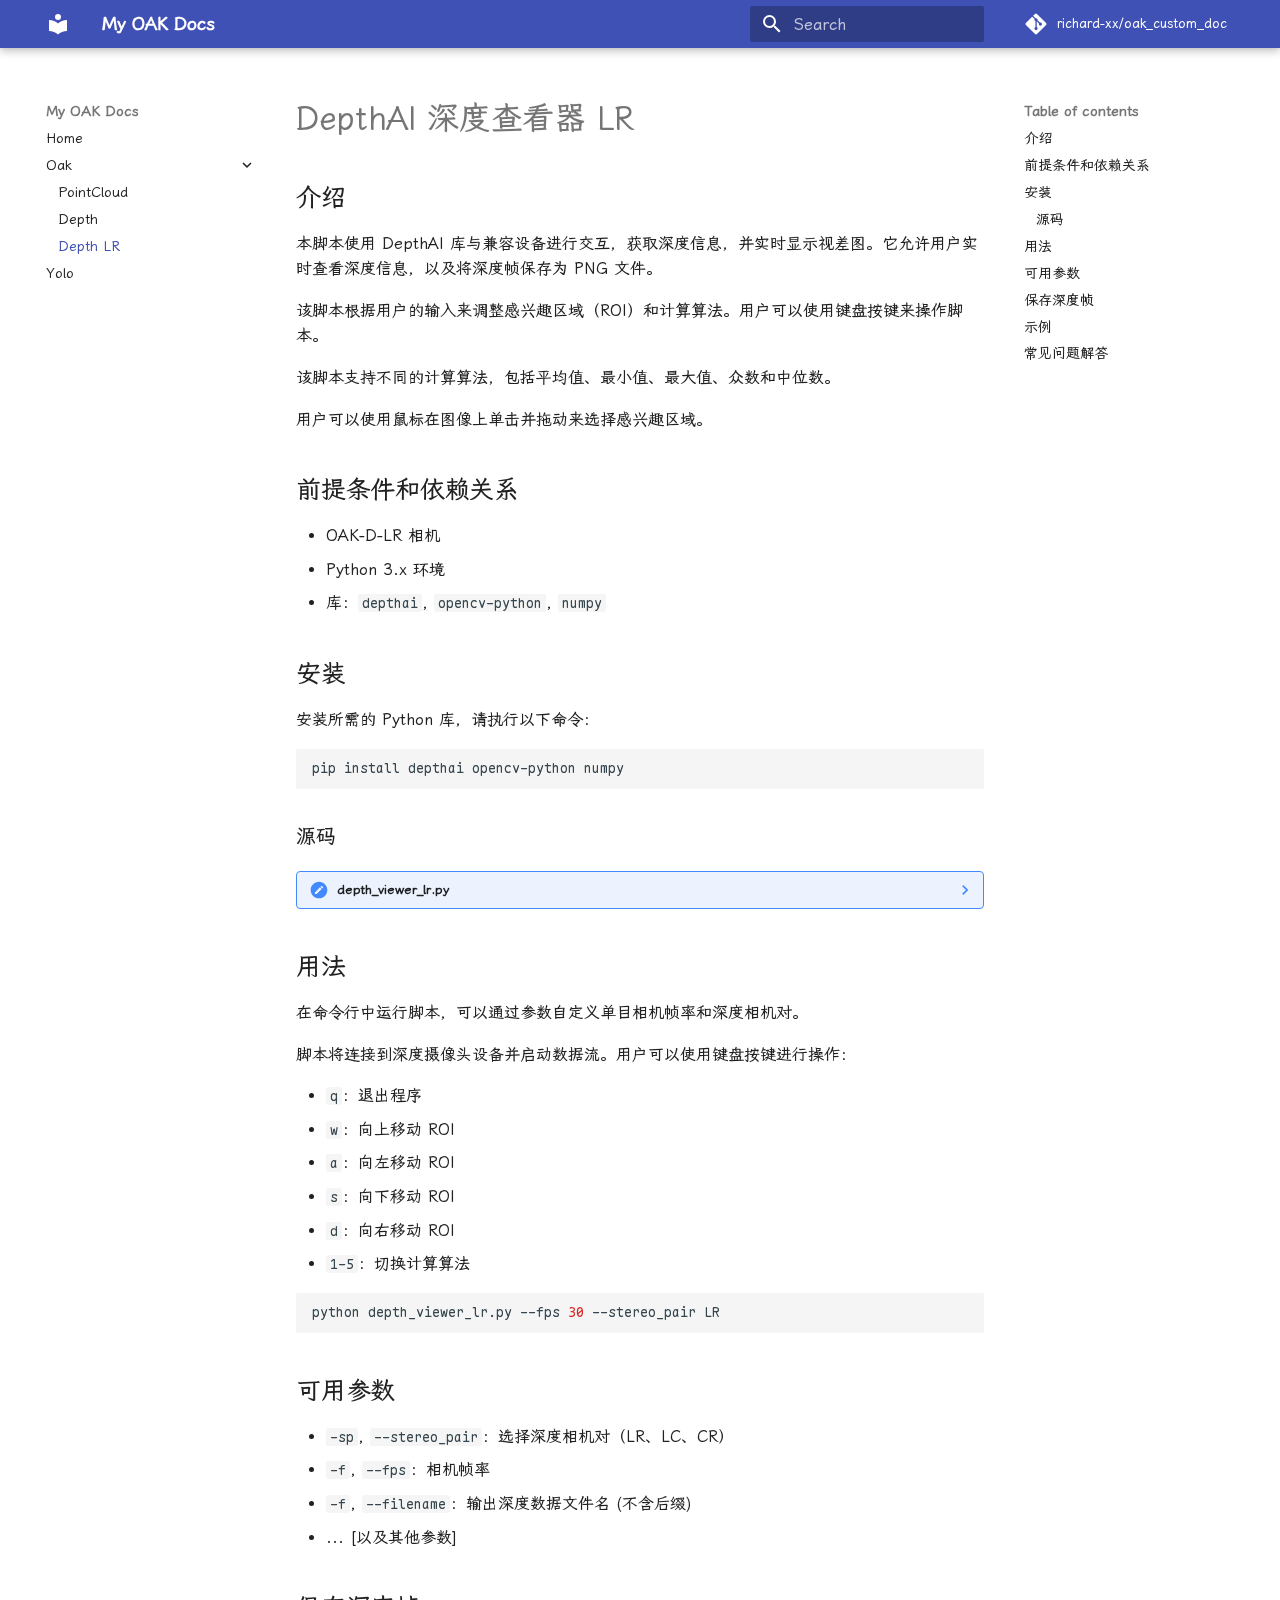
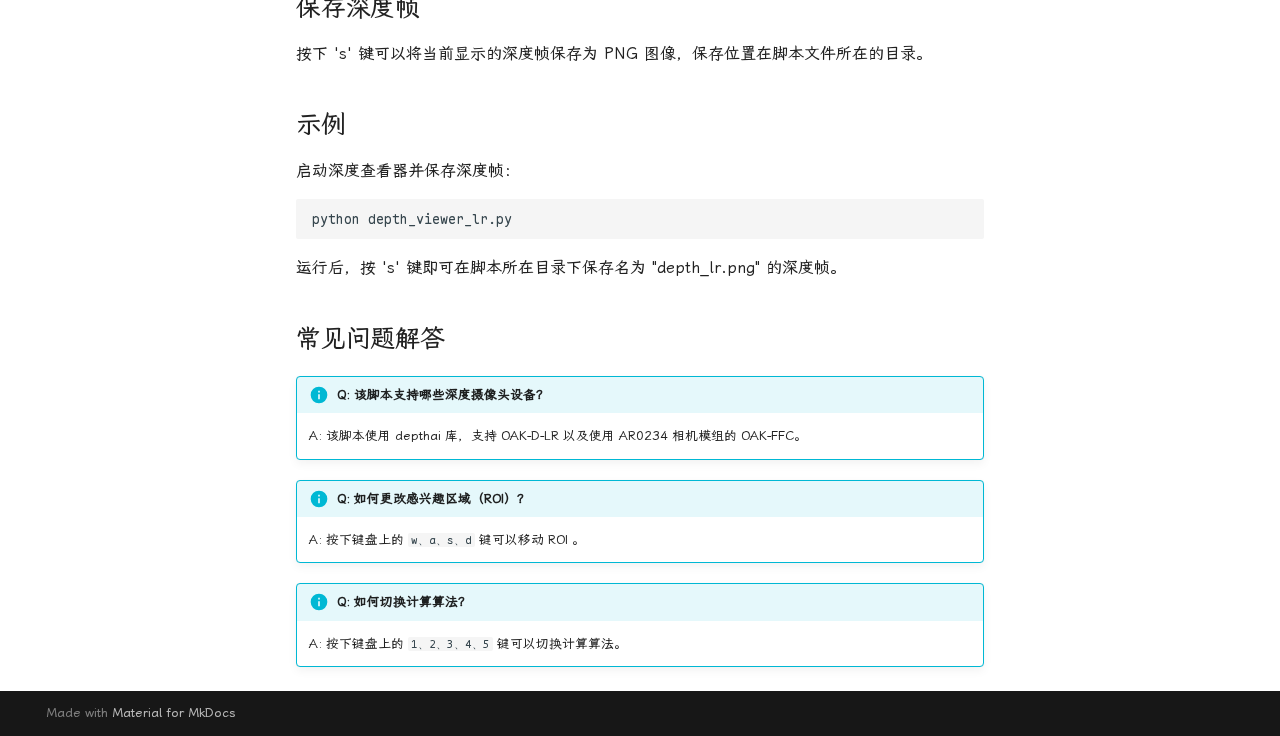
<file: oak/depth/depth_viewer_lr/index.html>
<!doctype html>
<html lang="en" class="no-js">
  <head>
    
      <meta charset="utf-8">
      <meta name="viewport" content="width=device-width,initial-scale=1">
      
      
      
        <link rel="canonical" href="https://richard-xx.github.io/oak_custom_doc/oak/depth/depth_viewer_lr/">
      
      
        <link rel="prev" href="../depth_viewer/">
      
      
      
      <link rel="icon" href="../../../assets/images/favicon.png">
      <meta name="generator" content="mkdocs-1.6.0, mkdocs-material-9.5.27">
    
    
      
        <title>Depth LR - My OAK Docs</title>
      
    
    
      <link rel="stylesheet" href="../../../assets/stylesheets/main.6543a935.min.css">
      
      


    
    
      
    
    
      
        
        
        <link rel="preconnect" href="https://fonts.gstatic.com" crossorigin>
        <link rel="stylesheet" href="https://fonts.googleapis.com/css?family=Roboto:300,300i,400,400i,700,700i%7CRoboto+Mono:400,400i,700,700i&display=fallback">
        <style>:root{--md-text-font:"Roboto";--md-code-font:"Roboto Mono"}</style>
      
    
    
      <link rel="stylesheet" href="../../../assets/stylesheets/extra.css">
    
    <script>__md_scope=new URL("../../..",location),__md_hash=e=>[...e].reduce((e,_)=>(e<<5)-e+_.charCodeAt(0),0),__md_get=(e,_=localStorage,t=__md_scope)=>JSON.parse(_.getItem(t.pathname+"."+e)),__md_set=(e,_,t=localStorage,a=__md_scope)=>{try{t.setItem(a.pathname+"."+e,JSON.stringify(_))}catch(e){}}</script>
    
      

    
    
    
  </head>
  
  
    <body dir="ltr">
  
    
    <input class="md-toggle" data-md-toggle="drawer" type="checkbox" id="__drawer" autocomplete="off">
    <input class="md-toggle" data-md-toggle="search" type="checkbox" id="__search" autocomplete="off">
    <label class="md-overlay" for="__drawer"></label>
    <div data-md-component="skip">
      
        
        <a href="#depthai-深度查看器-lr" class="md-skip">
          Skip to content
        </a>
      
    </div>
    <div data-md-component="announce">
      
    </div>
    
    
      

  

<header class="md-header md-header--shadow" data-md-component="header">
  <nav class="md-header__inner md-grid" aria-label="Header">
    <a href="../../.." title="My OAK Docs" class="md-header__button md-logo" aria-label="My OAK Docs" data-md-component="logo">
      
  
  <svg xmlns="http://www.w3.org/2000/svg" viewBox="0 0 24 24"><path d="M12 8a3 3 0 0 0 3-3 3 3 0 0 0-3-3 3 3 0 0 0-3 3 3 3 0 0 0 3 3m0 3.54C9.64 9.35 6.5 8 3 8v11c3.5 0 6.64 1.35 9 3.54 2.36-2.19 5.5-3.54 9-3.54V8c-3.5 0-6.64 1.35-9 3.54Z"/></svg>

    </a>
    <label class="md-header__button md-icon" for="__drawer">
      
      <svg xmlns="http://www.w3.org/2000/svg" viewBox="0 0 24 24"><path d="M3 6h18v2H3V6m0 5h18v2H3v-2m0 5h18v2H3v-2Z"/></svg>
    </label>
    <div class="md-header__title" data-md-component="header-title">
      <div class="md-header__ellipsis">
        <div class="md-header__topic">
          <span class="md-ellipsis">
            My OAK Docs
          </span>
        </div>
        <div class="md-header__topic" data-md-component="header-topic">
          <span class="md-ellipsis">
            
              Depth LR
            
          </span>
        </div>
      </div>
    </div>
    
    
      <script>var media,input,key,value,palette=__md_get("__palette");if(palette&&palette.color){"(prefers-color-scheme)"===palette.color.media&&(media=matchMedia("(prefers-color-scheme: light)"),input=document.querySelector(media.matches?"[data-md-color-media='(prefers-color-scheme: light)']":"[data-md-color-media='(prefers-color-scheme: dark)']"),palette.color.media=input.getAttribute("data-md-color-media"),palette.color.scheme=input.getAttribute("data-md-color-scheme"),palette.color.primary=input.getAttribute("data-md-color-primary"),palette.color.accent=input.getAttribute("data-md-color-accent"));for([key,value]of Object.entries(palette.color))document.body.setAttribute("data-md-color-"+key,value)}</script>
    
    
    
      <label class="md-header__button md-icon" for="__search">
        
        <svg xmlns="http://www.w3.org/2000/svg" viewBox="0 0 24 24"><path d="M9.5 3A6.5 6.5 0 0 1 16 9.5c0 1.61-.59 3.09-1.56 4.23l.27.27h.79l5 5-1.5 1.5-5-5v-.79l-.27-.27A6.516 6.516 0 0 1 9.5 16 6.5 6.5 0 0 1 3 9.5 6.5 6.5 0 0 1 9.5 3m0 2C7 5 5 7 5 9.5S7 14 9.5 14 14 12 14 9.5 12 5 9.5 5Z"/></svg>
      </label>
      <div class="md-search" data-md-component="search" role="dialog">
  <label class="md-search__overlay" for="__search"></label>
  <div class="md-search__inner" role="search">
    <form class="md-search__form" name="search">
      <input type="text" class="md-search__input" name="query" aria-label="Search" placeholder="Search" autocapitalize="off" autocorrect="off" autocomplete="off" spellcheck="false" data-md-component="search-query" required>
      <label class="md-search__icon md-icon" for="__search">
        
        <svg xmlns="http://www.w3.org/2000/svg" viewBox="0 0 24 24"><path d="M9.5 3A6.5 6.5 0 0 1 16 9.5c0 1.61-.59 3.09-1.56 4.23l.27.27h.79l5 5-1.5 1.5-5-5v-.79l-.27-.27A6.516 6.516 0 0 1 9.5 16 6.5 6.5 0 0 1 3 9.5 6.5 6.5 0 0 1 9.5 3m0 2C7 5 5 7 5 9.5S7 14 9.5 14 14 12 14 9.5 12 5 9.5 5Z"/></svg>
        
        <svg xmlns="http://www.w3.org/2000/svg" viewBox="0 0 24 24"><path d="M20 11v2H8l5.5 5.5-1.42 1.42L4.16 12l7.92-7.92L13.5 5.5 8 11h12Z"/></svg>
      </label>
      <nav class="md-search__options" aria-label="Search">
        
        <button type="reset" class="md-search__icon md-icon" title="Clear" aria-label="Clear" tabindex="-1">
          
          <svg xmlns="http://www.w3.org/2000/svg" viewBox="0 0 24 24"><path d="M19 6.41 17.59 5 12 10.59 6.41 5 5 6.41 10.59 12 5 17.59 6.41 19 12 13.41 17.59 19 19 17.59 13.41 12 19 6.41Z"/></svg>
        </button>
      </nav>
      
    </form>
    <div class="md-search__output">
      <div class="md-search__scrollwrap" tabindex="0" data-md-scrollfix>
        <div class="md-search-result" data-md-component="search-result">
          <div class="md-search-result__meta">
            Initializing search
          </div>
          <ol class="md-search-result__list" role="presentation"></ol>
        </div>
      </div>
    </div>
  </div>
</div>
    
    
      <div class="md-header__source">
        <a href="https://github.com/richard-xx/oak_custom_doc" title="Go to repository" class="md-source" data-md-component="source">
  <div class="md-source__icon md-icon">
    
    <svg xmlns="http://www.w3.org/2000/svg" viewBox="0 0 448 512"><!--! Font Awesome Free 6.5.2 by @fontawesome - https://fontawesome.com License - https://fontawesome.com/license/free (Icons: CC BY 4.0, Fonts: SIL OFL 1.1, Code: MIT License) Copyright 2024 Fonticons, Inc.--><path d="M439.55 236.05 244 40.45a28.87 28.87 0 0 0-40.81 0l-40.66 40.63 51.52 51.52c27.06-9.14 52.68 16.77 43.39 43.68l49.66 49.66c34.23-11.8 61.18 31 35.47 56.69-26.49 26.49-70.21-2.87-56-37.34L240.22 199v121.85c25.3 12.54 22.26 41.85 9.08 55a34.34 34.34 0 0 1-48.55 0c-17.57-17.6-11.07-46.91 11.25-56v-123c-20.8-8.51-24.6-30.74-18.64-45L142.57 101 8.45 235.14a28.86 28.86 0 0 0 0 40.81l195.61 195.6a28.86 28.86 0 0 0 40.8 0l194.69-194.69a28.86 28.86 0 0 0 0-40.81z"/></svg>
  </div>
  <div class="md-source__repository">
    richard-xx/oak_custom_doc
  </div>
</a>
      </div>
    
  </nav>
  
</header>
    
    <div class="md-container" data-md-component="container">
      
      
        
          
        
      
      <main class="md-main" data-md-component="main">
        <div class="md-main__inner md-grid">
          
            
              
              <div class="md-sidebar md-sidebar--primary" data-md-component="sidebar" data-md-type="navigation" >
                <div class="md-sidebar__scrollwrap">
                  <div class="md-sidebar__inner">
                    



<nav class="md-nav md-nav--primary" aria-label="Navigation" data-md-level="0">
  <label class="md-nav__title" for="__drawer">
    <a href="../../.." title="My OAK Docs" class="md-nav__button md-logo" aria-label="My OAK Docs" data-md-component="logo">
      
  
  <svg xmlns="http://www.w3.org/2000/svg" viewBox="0 0 24 24"><path d="M12 8a3 3 0 0 0 3-3 3 3 0 0 0-3-3 3 3 0 0 0-3 3 3 3 0 0 0 3 3m0 3.54C9.64 9.35 6.5 8 3 8v11c3.5 0 6.64 1.35 9 3.54 2.36-2.19 5.5-3.54 9-3.54V8c-3.5 0-6.64 1.35-9 3.54Z"/></svg>

    </a>
    My OAK Docs
  </label>
  
    <div class="md-nav__source">
      <a href="https://github.com/richard-xx/oak_custom_doc" title="Go to repository" class="md-source" data-md-component="source">
  <div class="md-source__icon md-icon">
    
    <svg xmlns="http://www.w3.org/2000/svg" viewBox="0 0 448 512"><!--! Font Awesome Free 6.5.2 by @fontawesome - https://fontawesome.com License - https://fontawesome.com/license/free (Icons: CC BY 4.0, Fonts: SIL OFL 1.1, Code: MIT License) Copyright 2024 Fonticons, Inc.--><path d="M439.55 236.05 244 40.45a28.87 28.87 0 0 0-40.81 0l-40.66 40.63 51.52 51.52c27.06-9.14 52.68 16.77 43.39 43.68l49.66 49.66c34.23-11.8 61.18 31 35.47 56.69-26.49 26.49-70.21-2.87-56-37.34L240.22 199v121.85c25.3 12.54 22.26 41.85 9.08 55a34.34 34.34 0 0 1-48.55 0c-17.57-17.6-11.07-46.91 11.25-56v-123c-20.8-8.51-24.6-30.74-18.64-45L142.57 101 8.45 235.14a28.86 28.86 0 0 0 0 40.81l195.61 195.6a28.86 28.86 0 0 0 40.8 0l194.69-194.69a28.86 28.86 0 0 0 0-40.81z"/></svg>
  </div>
  <div class="md-source__repository">
    richard-xx/oak_custom_doc
  </div>
</a>
    </div>
  
  <ul class="md-nav__list" data-md-scrollfix>
    
      
      
  
  
  
  
    <li class="md-nav__item">
      <a href="../../.." class="md-nav__link">
        
  
  <span class="md-ellipsis">
    Home
  </span>
  

      </a>
    </li>
  

    
      
      
  
  
    
  
  
  
    
    
    
    
    <li class="md-nav__item md-nav__item--active md-nav__item--nested">
      
        
        
        <input class="md-nav__toggle md-toggle " type="checkbox" id="__nav_2" checked>
        
          
          <label class="md-nav__link" for="__nav_2" id="__nav_2_label" tabindex="0">
            
  
  <span class="md-ellipsis">
    Oak
  </span>
  

            <span class="md-nav__icon md-icon"></span>
          </label>
        
        <nav class="md-nav" data-md-level="1" aria-labelledby="__nav_2_label" aria-expanded="true">
          <label class="md-nav__title" for="__nav_2">
            <span class="md-nav__icon md-icon"></span>
            Oak
          </label>
          <ul class="md-nav__list" data-md-scrollfix>
            
              
                
  
  
  
  
    <li class="md-nav__item">
      <a href="../../pointcloud/point_cloud_viewer/" class="md-nav__link">
        
  
  <span class="md-ellipsis">
    PointCloud
  </span>
  

      </a>
    </li>
  

              
            
              
                
  
  
  
  
    <li class="md-nav__item">
      <a href="../depth_viewer/" class="md-nav__link">
        
  
  <span class="md-ellipsis">
    Depth
  </span>
  

      </a>
    </li>
  

              
            
              
                
  
  
    
  
  
  
    <li class="md-nav__item md-nav__item--active">
      
      <input class="md-nav__toggle md-toggle" type="checkbox" id="__toc">
      
      
        
      
      
        <label class="md-nav__link md-nav__link--active" for="__toc">
          
  
  <span class="md-ellipsis">
    Depth LR
  </span>
  

          <span class="md-nav__icon md-icon"></span>
        </label>
      
      <a href="./" class="md-nav__link md-nav__link--active">
        
  
  <span class="md-ellipsis">
    Depth LR
  </span>
  

      </a>
      
        

<nav class="md-nav md-nav--secondary" aria-label="Table of contents">
  
  
  
    
  
  
    <label class="md-nav__title" for="__toc">
      <span class="md-nav__icon md-icon"></span>
      Table of contents
    </label>
    <ul class="md-nav__list" data-md-component="toc" data-md-scrollfix>
      
        <li class="md-nav__item">
  <a href="#介绍" class="md-nav__link">
    <span class="md-ellipsis">
      介绍
    </span>
  </a>
  
</li>
      
        <li class="md-nav__item">
  <a href="#前提条件和依赖关系" class="md-nav__link">
    <span class="md-ellipsis">
      前提条件和依赖关系
    </span>
  </a>
  
</li>
      
        <li class="md-nav__item">
  <a href="#安装" class="md-nav__link">
    <span class="md-ellipsis">
      安装
    </span>
  </a>
  
    <nav class="md-nav" aria-label="安装">
      <ul class="md-nav__list">
        
          <li class="md-nav__item">
  <a href="#源码" class="md-nav__link">
    <span class="md-ellipsis">
      源码
    </span>
  </a>
  
</li>
        
      </ul>
    </nav>
  
</li>
      
        <li class="md-nav__item">
  <a href="#用法" class="md-nav__link">
    <span class="md-ellipsis">
      用法
    </span>
  </a>
  
</li>
      
        <li class="md-nav__item">
  <a href="#可用参数" class="md-nav__link">
    <span class="md-ellipsis">
      可用参数
    </span>
  </a>
  
</li>
      
        <li class="md-nav__item">
  <a href="#保存深度帧" class="md-nav__link">
    <span class="md-ellipsis">
      保存深度帧
    </span>
  </a>
  
</li>
      
        <li class="md-nav__item">
  <a href="#示例" class="md-nav__link">
    <span class="md-ellipsis">
      示例
    </span>
  </a>
  
</li>
      
        <li class="md-nav__item">
  <a href="#常见问题解答" class="md-nav__link">
    <span class="md-ellipsis">
      常见问题解答
    </span>
  </a>
  
</li>
      
    </ul>
  
</nav>
      
    </li>
  

              
            
          </ul>
        </nav>
      
    </li>
  

    
      
      
  
  
  
  
    <li class="md-nav__item">
      <a href="https://richard-xx.github.io/DepthAI_Yolo/" class="md-nav__link">
        
  
  <span class="md-ellipsis">
    Yolo
  </span>
  

      </a>
    </li>
  

    
  </ul>
</nav>
                  </div>
                </div>
              </div>
            
            
              
              <div class="md-sidebar md-sidebar--secondary" data-md-component="sidebar" data-md-type="toc" >
                <div class="md-sidebar__scrollwrap">
                  <div class="md-sidebar__inner">
                    

<nav class="md-nav md-nav--secondary" aria-label="Table of contents">
  
  
  
    
  
  
    <label class="md-nav__title" for="__toc">
      <span class="md-nav__icon md-icon"></span>
      Table of contents
    </label>
    <ul class="md-nav__list" data-md-component="toc" data-md-scrollfix>
      
        <li class="md-nav__item">
  <a href="#介绍" class="md-nav__link">
    <span class="md-ellipsis">
      介绍
    </span>
  </a>
  
</li>
      
        <li class="md-nav__item">
  <a href="#前提条件和依赖关系" class="md-nav__link">
    <span class="md-ellipsis">
      前提条件和依赖关系
    </span>
  </a>
  
</li>
      
        <li class="md-nav__item">
  <a href="#安装" class="md-nav__link">
    <span class="md-ellipsis">
      安装
    </span>
  </a>
  
    <nav class="md-nav" aria-label="安装">
      <ul class="md-nav__list">
        
          <li class="md-nav__item">
  <a href="#源码" class="md-nav__link">
    <span class="md-ellipsis">
      源码
    </span>
  </a>
  
</li>
        
      </ul>
    </nav>
  
</li>
      
        <li class="md-nav__item">
  <a href="#用法" class="md-nav__link">
    <span class="md-ellipsis">
      用法
    </span>
  </a>
  
</li>
      
        <li class="md-nav__item">
  <a href="#可用参数" class="md-nav__link">
    <span class="md-ellipsis">
      可用参数
    </span>
  </a>
  
</li>
      
        <li class="md-nav__item">
  <a href="#保存深度帧" class="md-nav__link">
    <span class="md-ellipsis">
      保存深度帧
    </span>
  </a>
  
</li>
      
        <li class="md-nav__item">
  <a href="#示例" class="md-nav__link">
    <span class="md-ellipsis">
      示例
    </span>
  </a>
  
</li>
      
        <li class="md-nav__item">
  <a href="#常见问题解答" class="md-nav__link">
    <span class="md-ellipsis">
      常见问题解答
    </span>
  </a>
  
</li>
      
    </ul>
  
</nav>
                  </div>
                </div>
              </div>
            
          
          
            <div class="md-content" data-md-component="content">
              <article class="md-content__inner md-typeset">
                
                  

  
  


<h1 id="depthai-深度查看器-lr">DepthAI 深度查看器 LR<a class="headerlink" href="#depthai-深度查看器-lr" title="Permanent link">&para;</a></h1>
<h2 id="介绍">介绍<a class="headerlink" href="#介绍" title="Permanent link">&para;</a></h2>
<p>本脚本使用 DepthAI 库与兼容设备进行交互，获取深度信息，并实时显示视差图。它允许用户实时查看深度信息，以及将深度帧保存为 PNG 文件。</p>
<p>该脚本根据用户的输入来调整感兴趣区域（ROI）和计算算法。用户可以使用键盘按键来操作脚本。</p>
<p>该脚本支持不同的计算算法，包括平均值、最小值、最大值、众数和中位数。</p>
<p>用户可以使用鼠标在图像上单击并拖动来选择感兴趣区域。</p>
<h2 id="前提条件和依赖关系">前提条件和依赖关系<a class="headerlink" href="#前提条件和依赖关系" title="Permanent link">&para;</a></h2>
<ul>
<li>OAK-D-LR 相机</li>
<li>Python 3.x 环境</li>
<li>库：<code>depthai</code>, <code>opencv-python</code>, <code>numpy</code></li>
</ul>
<h2 id="安装">安装<a class="headerlink" href="#安装" title="Permanent link">&para;</a></h2>
<p>安装所需的 Python 库，请执行以下命令：</p>
<div class="language-bash highlight"><pre><span></span><code><span id="__span-0-1"><a id="__codelineno-0-1" name="__codelineno-0-1" href="#__codelineno-0-1"></a>pip<span class="w"> </span>install<span class="w"> </span>depthai<span class="w"> </span>opencv-python<span class="w"> </span>numpy
</span></code></pre></div>
<h3 id="源码">源码<a class="headerlink" href="#源码" title="Permanent link">&para;</a></h3>
<details class="note">
<summary>depth_viewer_lr.py</summary>
<div class="language-python highlight"><pre><span></span><code><span id="__span-1-1"><a id="__codelineno-1-1" name="__codelineno-1-1" href="#__codelineno-1-1"></a><span class="ch">#!/usr/bin/env python3</span>
</span><span id="__span-1-2"><a id="__codelineno-1-2" name="__codelineno-1-2" href="#__codelineno-1-2"></a><span class="c1"># coding=utf-8</span>
</span><span id="__span-1-3"><a id="__codelineno-1-3" name="__codelineno-1-3" href="#__codelineno-1-3"></a><span class="kn">import</span> <span class="nn">argparse</span>
</span><span id="__span-1-4"><a id="__codelineno-1-4" name="__codelineno-1-4" href="#__codelineno-1-4"></a><span class="kn">import</span> <span class="nn">collections</span>
</span><span id="__span-1-5"><a id="__codelineno-1-5" name="__codelineno-1-5" href="#__codelineno-1-5"></a><span class="kn">import</span> <span class="nn">time</span>
</span><span id="__span-1-6"><a id="__codelineno-1-6" name="__codelineno-1-6" href="#__codelineno-1-6"></a><span class="kn">from</span> <span class="nn">pathlib</span> <span class="kn">import</span> <span class="n">Path</span>
</span><span id="__span-1-7"><a id="__codelineno-1-7" name="__codelineno-1-7" href="#__codelineno-1-7"></a>
</span><span id="__span-1-8"><a id="__codelineno-1-8" name="__codelineno-1-8" href="#__codelineno-1-8"></a><span class="kn">import</span> <span class="nn">cv2</span>
</span><span id="__span-1-9"><a id="__codelineno-1-9" name="__codelineno-1-9" href="#__codelineno-1-9"></a><span class="kn">import</span> <span class="nn">depthai</span> <span class="k">as</span> <span class="nn">dai</span>
</span><span id="__span-1-10"><a id="__codelineno-1-10" name="__codelineno-1-10" href="#__codelineno-1-10"></a><span class="kn">import</span> <span class="nn">numpy</span> <span class="k">as</span> <span class="nn">np</span>
</span><span id="__span-1-11"><a id="__codelineno-1-11" name="__codelineno-1-11" href="#__codelineno-1-11"></a>
</span><span id="__span-1-12"><a id="__codelineno-1-12" name="__codelineno-1-12" href="#__codelineno-1-12"></a><span class="n">CAM_GROUPS</span> <span class="o">=</span> <span class="p">[</span><span class="s2">&quot;LC&quot;</span><span class="p">,</span> <span class="s2">&quot;LR&quot;</span><span class="p">,</span> <span class="s2">&quot;CR&quot;</span><span class="p">]</span>
</span><span id="__span-1-13"><a id="__codelineno-1-13" name="__codelineno-1-13" href="#__codelineno-1-13"></a>
</span><span id="__span-1-14"><a id="__codelineno-1-14" name="__codelineno-1-14" href="#__codelineno-1-14"></a><span class="n">root</span> <span class="o">=</span> <span class="n">Path</span><span class="p">(</span><span class="vm">__file__</span><span class="p">)</span><span class="o">.</span><span class="n">parent</span><span class="o">.</span><span class="n">resolve</span><span class="p">()</span>
</span><span id="__span-1-15"><a id="__codelineno-1-15" name="__codelineno-1-15" href="#__codelineno-1-15"></a>
</span><span id="__span-1-16"><a id="__codelineno-1-16" name="__codelineno-1-16" href="#__codelineno-1-16"></a><span class="c1"># 解析命令行参数</span>
</span><span id="__span-1-17"><a id="__codelineno-1-17" name="__codelineno-1-17" href="#__codelineno-1-17"></a><span class="n">parser</span> <span class="o">=</span> <span class="n">argparse</span><span class="o">.</span><span class="n">ArgumentParser</span><span class="p">(</span><span class="n">description</span><span class="o">=</span><span class="s2">&quot;DepthAI Depth Viewer For LR&quot;</span><span class="p">)</span>
</span><span id="__span-1-18"><a id="__codelineno-1-18" name="__codelineno-1-18" href="#__codelineno-1-18"></a><span class="n">parser</span><span class="o">.</span><span class="n">add_argument</span><span class="p">(</span>
</span><span id="__span-1-19"><a id="__codelineno-1-19" name="__codelineno-1-19" href="#__codelineno-1-19"></a>    <span class="s2">&quot;-sp&quot;</span><span class="p">,</span>
</span><span id="__span-1-20"><a id="__codelineno-1-20" name="__codelineno-1-20" href="#__codelineno-1-20"></a>    <span class="s2">&quot;--stereo_pair&quot;</span><span class="p">,</span>
</span><span id="__span-1-21"><a id="__codelineno-1-21" name="__codelineno-1-21" href="#__codelineno-1-21"></a>    <span class="n">default</span><span class="o">=</span><span class="s2">&quot;LR&quot;</span><span class="p">,</span>
</span><span id="__span-1-22"><a id="__codelineno-1-22" name="__codelineno-1-22" href="#__codelineno-1-22"></a>    <span class="n">choices</span><span class="o">=</span><span class="n">CAM_GROUPS</span><span class="p">,</span>
</span><span id="__span-1-23"><a id="__codelineno-1-23" name="__codelineno-1-23" href="#__codelineno-1-23"></a>    <span class="n">help</span><span class="o">=</span><span class="s2">&quot;相机对（LR、LC、CR），`L` 表示 左相机，`R` 表示 右相机，`C` 表示 中间相机（默认：</span><span class="si">%(default)s</span><span class="s2">）&quot;</span><span class="p">,</span>
</span><span id="__span-1-24"><a id="__codelineno-1-24" name="__codelineno-1-24" href="#__codelineno-1-24"></a><span class="p">)</span>
</span><span id="__span-1-25"><a id="__codelineno-1-25" name="__codelineno-1-25" href="#__codelineno-1-25"></a><span class="n">parser</span><span class="o">.</span><span class="n">add_argument</span><span class="p">(</span>
</span><span id="__span-1-26"><a id="__codelineno-1-26" name="__codelineno-1-26" href="#__codelineno-1-26"></a>    <span class="s2">&quot;-f&quot;</span><span class="p">,</span>
</span><span id="__span-1-27"><a id="__codelineno-1-27" name="__codelineno-1-27" href="#__codelineno-1-27"></a>    <span class="s2">&quot;--fps&quot;</span><span class="p">,</span>
</span><span id="__span-1-28"><a id="__codelineno-1-28" name="__codelineno-1-28" href="#__codelineno-1-28"></a>    <span class="nb">type</span><span class="o">=</span><span class="nb">int</span><span class="p">,</span>
</span><span id="__span-1-29"><a id="__codelineno-1-29" name="__codelineno-1-29" href="#__codelineno-1-29"></a>    <span class="n">default</span><span class="o">=</span><span class="mi">30</span><span class="p">,</span>
</span><span id="__span-1-30"><a id="__codelineno-1-30" name="__codelineno-1-30" href="#__codelineno-1-30"></a>    <span class="n">help</span><span class="o">=</span><span class="s2">&quot;相机帧率（默认：</span><span class="si">%(default)s</span><span class="s2">）&quot;</span><span class="p">,</span>
</span><span id="__span-1-31"><a id="__codelineno-1-31" name="__codelineno-1-31" href="#__codelineno-1-31"></a><span class="p">)</span>
</span><span id="__span-1-32"><a id="__codelineno-1-32" name="__codelineno-1-32" href="#__codelineno-1-32"></a>
</span><span id="__span-1-33"><a id="__codelineno-1-33" name="__codelineno-1-33" href="#__codelineno-1-33"></a><span class="n">parser</span><span class="o">.</span><span class="n">add_argument</span><span class="p">(</span>
</span><span id="__span-1-34"><a id="__codelineno-1-34" name="__codelineno-1-34" href="#__codelineno-1-34"></a>    <span class="s2">&quot;-e&quot;</span><span class="p">,</span>
</span><span id="__span-1-35"><a id="__codelineno-1-35" name="__codelineno-1-35" href="#__codelineno-1-35"></a>    <span class="s2">&quot;--extended_disparity&quot;</span><span class="p">,</span>
</span><span id="__span-1-36"><a id="__codelineno-1-36" name="__codelineno-1-36" href="#__codelineno-1-36"></a>    <span class="n">default</span><span class="o">=</span><span class="kc">False</span><span class="p">,</span>
</span><span id="__span-1-37"><a id="__codelineno-1-37" name="__codelineno-1-37" href="#__codelineno-1-37"></a>    <span class="n">action</span><span class="o">=</span><span class="s2">&quot;store_true&quot;</span><span class="p">,</span>
</span><span id="__span-1-38"><a id="__codelineno-1-38" name="__codelineno-1-38" href="#__codelineno-1-38"></a>    <span class="n">help</span><span class="o">=</span><span class="s2">&quot;启用扩展视差，最小深度越近，视差范围加倍（从 95 到 190）（默认：</span><span class="si">%(default)s</span><span class="s2">）&quot;</span><span class="p">,</span>
</span><span id="__span-1-39"><a id="__codelineno-1-39" name="__codelineno-1-39" href="#__codelineno-1-39"></a><span class="p">)</span>
</span><span id="__span-1-40"><a id="__codelineno-1-40" name="__codelineno-1-40" href="#__codelineno-1-40"></a><span class="n">parser</span><span class="o">.</span><span class="n">add_argument</span><span class="p">(</span>
</span><span id="__span-1-41"><a id="__codelineno-1-41" name="__codelineno-1-41" href="#__codelineno-1-41"></a>    <span class="s2">&quot;-ne&quot;</span><span class="p">,</span>
</span><span id="__span-1-42"><a id="__codelineno-1-42" name="__codelineno-1-42" href="#__codelineno-1-42"></a>    <span class="s2">&quot;--no_extended_disparity&quot;</span><span class="p">,</span>
</span><span id="__span-1-43"><a id="__codelineno-1-43" name="__codelineno-1-43" href="#__codelineno-1-43"></a>    <span class="n">default</span><span class="o">=</span><span class="kc">False</span><span class="p">,</span>
</span><span id="__span-1-44"><a id="__codelineno-1-44" name="__codelineno-1-44" href="#__codelineno-1-44"></a>    <span class="n">action</span><span class="o">=</span><span class="s2">&quot;store_true&quot;</span><span class="p">,</span>
</span><span id="__span-1-45"><a id="__codelineno-1-45" name="__codelineno-1-45" href="#__codelineno-1-45"></a>    <span class="n">help</span><span class="o">=</span><span class="s2">&quot;禁用扩展视差，最小深度越近，视差范围加倍（从 95 到 190）（默认：</span><span class="si">%(default)s</span><span class="s2">）&quot;</span><span class="p">,</span>
</span><span id="__span-1-46"><a id="__codelineno-1-46" name="__codelineno-1-46" href="#__codelineno-1-46"></a><span class="p">)</span>
</span><span id="__span-1-47"><a id="__codelineno-1-47" name="__codelineno-1-47" href="#__codelineno-1-47"></a><span class="n">parser</span><span class="o">.</span><span class="n">add_argument</span><span class="p">(</span>
</span><span id="__span-1-48"><a id="__codelineno-1-48" name="__codelineno-1-48" href="#__codelineno-1-48"></a>    <span class="s2">&quot;-sub&quot;</span><span class="p">,</span>
</span><span id="__span-1-49"><a id="__codelineno-1-49" name="__codelineno-1-49" href="#__codelineno-1-49"></a>    <span class="s2">&quot;--subpixel&quot;</span><span class="p">,</span>
</span><span id="__span-1-50"><a id="__codelineno-1-50" name="__codelineno-1-50" href="#__codelineno-1-50"></a>    <span class="n">default</span><span class="o">=</span><span class="kc">True</span><span class="p">,</span>
</span><span id="__span-1-51"><a id="__codelineno-1-51" name="__codelineno-1-51" href="#__codelineno-1-51"></a>    <span class="n">action</span><span class="o">=</span><span class="s2">&quot;store_true&quot;</span><span class="p">,</span>
</span><span id="__span-1-52"><a id="__codelineno-1-52" name="__codelineno-1-52" href="#__codelineno-1-52"></a>    <span class="n">help</span><span class="o">=</span><span class="s2">&quot;使用亚像素插值（默认：</span><span class="si">%(default)s</span><span class="s2">）&quot;</span><span class="p">,</span>
</span><span id="__span-1-53"><a id="__codelineno-1-53" name="__codelineno-1-53" href="#__codelineno-1-53"></a><span class="p">)</span>
</span><span id="__span-1-54"><a id="__codelineno-1-54" name="__codelineno-1-54" href="#__codelineno-1-54"></a><span class="n">parser</span><span class="o">.</span><span class="n">add_argument</span><span class="p">(</span>
</span><span id="__span-1-55"><a id="__codelineno-1-55" name="__codelineno-1-55" href="#__codelineno-1-55"></a>    <span class="s2">&quot;-nsub&quot;</span><span class="p">,</span>
</span><span id="__span-1-56"><a id="__codelineno-1-56" name="__codelineno-1-56" href="#__codelineno-1-56"></a>    <span class="s2">&quot;--no_subpixel&quot;</span><span class="p">,</span>
</span><span id="__span-1-57"><a id="__codelineno-1-57" name="__codelineno-1-57" href="#__codelineno-1-57"></a>    <span class="n">action</span><span class="o">=</span><span class="s2">&quot;store_true&quot;</span><span class="p">,</span>
</span><span id="__span-1-58"><a id="__codelineno-1-58" name="__codelineno-1-58" href="#__codelineno-1-58"></a>    <span class="n">help</span><span class="o">=</span><span class="s2">&quot;禁用亚像素插值（默认：</span><span class="si">%(default)s</span><span class="s2">）&quot;</span><span class="p">,</span>
</span><span id="__span-1-59"><a id="__codelineno-1-59" name="__codelineno-1-59" href="#__codelineno-1-59"></a><span class="p">)</span>
</span><span id="__span-1-60"><a id="__codelineno-1-60" name="__codelineno-1-60" href="#__codelineno-1-60"></a><span class="n">parser</span><span class="o">.</span><span class="n">add_argument</span><span class="p">(</span>
</span><span id="__span-1-61"><a id="__codelineno-1-61" name="__codelineno-1-61" href="#__codelineno-1-61"></a>    <span class="s2">&quot;-l&quot;</span><span class="p">,</span>
</span><span id="__span-1-62"><a id="__codelineno-1-62" name="__codelineno-1-62" href="#__codelineno-1-62"></a>    <span class="s2">&quot;--lr_check&quot;</span><span class="p">,</span>
</span><span id="__span-1-63"><a id="__codelineno-1-63" name="__codelineno-1-63" href="#__codelineno-1-63"></a>    <span class="c1"># default=True,</span>
</span><span id="__span-1-64"><a id="__codelineno-1-64" name="__codelineno-1-64" href="#__codelineno-1-64"></a>    <span class="n">action</span><span class="o">=</span><span class="s2">&quot;store_false&quot;</span><span class="p">,</span>
</span><span id="__span-1-65"><a id="__codelineno-1-65" name="__codelineno-1-65" href="#__codelineno-1-65"></a>    <span class="n">help</span><span class="o">=</span><span class="s2">&quot;左/右视差检查（默认：</span><span class="si">%(default)s</span><span class="s2">）&quot;</span><span class="p">,</span>
</span><span id="__span-1-66"><a id="__codelineno-1-66" name="__codelineno-1-66" href="#__codelineno-1-66"></a><span class="p">)</span>
</span><span id="__span-1-67"><a id="__codelineno-1-67" name="__codelineno-1-67" href="#__codelineno-1-67"></a><span class="n">parser</span><span class="o">.</span><span class="n">add_argument</span><span class="p">(</span>
</span><span id="__span-1-68"><a id="__codelineno-1-68" name="__codelineno-1-68" href="#__codelineno-1-68"></a>    <span class="s2">&quot;-file&quot;</span><span class="p">,</span>
</span><span id="__span-1-69"><a id="__codelineno-1-69" name="__codelineno-1-69" href="#__codelineno-1-69"></a>    <span class="s2">&quot;--filename&quot;</span><span class="p">,</span>
</span><span id="__span-1-70"><a id="__codelineno-1-70" name="__codelineno-1-70" href="#__codelineno-1-70"></a>    <span class="nb">type</span><span class="o">=</span><span class="nb">str</span><span class="p">,</span>
</span><span id="__span-1-71"><a id="__codelineno-1-71" name="__codelineno-1-71" href="#__codelineno-1-71"></a>    <span class="n">default</span><span class="o">=</span><span class="s2">&quot;depth_lr&quot;</span><span class="p">,</span>
</span><span id="__span-1-72"><a id="__codelineno-1-72" name="__codelineno-1-72" href="#__codelineno-1-72"></a>    <span class="n">help</span><span class="o">=</span><span class="s2">&quot;输出 png 文件名（默认：</span><span class="si">%(default)s</span><span class="s2">）&quot;</span><span class="p">,</span>
</span><span id="__span-1-73"><a id="__codelineno-1-73" name="__codelineno-1-73" href="#__codelineno-1-73"></a><span class="p">)</span>
</span><span id="__span-1-74"><a id="__codelineno-1-74" name="__codelineno-1-74" href="#__codelineno-1-74"></a>
</span><span id="__span-1-75"><a id="__codelineno-1-75" name="__codelineno-1-75" href="#__codelineno-1-75"></a><span class="n">args</span> <span class="o">=</span> <span class="n">parser</span><span class="o">.</span><span class="n">parse_args</span><span class="p">()</span>
</span><span id="__span-1-76"><a id="__codelineno-1-76" name="__codelineno-1-76" href="#__codelineno-1-76"></a>
</span><span id="__span-1-77"><a id="__codelineno-1-77" name="__codelineno-1-77" href="#__codelineno-1-77"></a><span class="n">FPS</span> <span class="o">=</span> <span class="n">args</span><span class="o">.</span><span class="n">fps</span>
</span><span id="__span-1-78"><a id="__codelineno-1-78" name="__codelineno-1-78" href="#__codelineno-1-78"></a><span class="n">FILENAME</span> <span class="o">=</span> <span class="n">args</span><span class="o">.</span><span class="n">filename</span>
</span><span id="__span-1-79"><a id="__codelineno-1-79" name="__codelineno-1-79" href="#__codelineno-1-79"></a><span class="n">EXTENDED_DISPARITY</span> <span class="o">=</span> <span class="n">args</span><span class="o">.</span><span class="n">extended_disparity</span>
</span><span id="__span-1-80"><a id="__codelineno-1-80" name="__codelineno-1-80" href="#__codelineno-1-80"></a><span class="k">if</span> <span class="n">args</span><span class="o">.</span><span class="n">no_extended_disparity</span><span class="p">:</span>
</span><span id="__span-1-81"><a id="__codelineno-1-81" name="__codelineno-1-81" href="#__codelineno-1-81"></a>    <span class="n">EXTENDED_DISPARITY</span> <span class="o">=</span> <span class="kc">False</span>
</span><span id="__span-1-82"><a id="__codelineno-1-82" name="__codelineno-1-82" href="#__codelineno-1-82"></a><span class="n">SUBPIXEL</span> <span class="o">=</span> <span class="n">args</span><span class="o">.</span><span class="n">subpixel</span>
</span><span id="__span-1-83"><a id="__codelineno-1-83" name="__codelineno-1-83" href="#__codelineno-1-83"></a><span class="k">if</span> <span class="n">args</span><span class="o">.</span><span class="n">no_subpixel</span><span class="p">:</span>
</span><span id="__span-1-84"><a id="__codelineno-1-84" name="__codelineno-1-84" href="#__codelineno-1-84"></a>    <span class="n">SUBPIXEL</span> <span class="o">=</span> <span class="kc">False</span>
</span><span id="__span-1-85"><a id="__codelineno-1-85" name="__codelineno-1-85" href="#__codelineno-1-85"></a><span class="n">LR_CHECK</span> <span class="o">=</span> <span class="n">args</span><span class="o">.</span><span class="n">lr_check</span>
</span><span id="__span-1-86"><a id="__codelineno-1-86" name="__codelineno-1-86" href="#__codelineno-1-86"></a>
</span><span id="__span-1-87"><a id="__codelineno-1-87" name="__codelineno-1-87" href="#__codelineno-1-87"></a><span class="n">CAM_GROUP</span> <span class="o">=</span> <span class="n">args</span><span class="o">.</span><span class="n">stereo_pair</span>
</span><span id="__span-1-88"><a id="__codelineno-1-88" name="__codelineno-1-88" href="#__codelineno-1-88"></a><span class="n">calculation_algorithm</span> <span class="o">=</span> <span class="n">dai</span><span class="o">.</span><span class="n">SpatialLocationCalculatorAlgorithm</span><span class="o">.</span><span class="n">AVERAGE</span>
</span><span id="__span-1-89"><a id="__codelineno-1-89" name="__codelineno-1-89" href="#__codelineno-1-89"></a><span class="n">top_left</span> <span class="o">=</span> <span class="n">dai</span><span class="o">.</span><span class="n">Point2f</span><span class="p">(</span><span class="mf">0.4</span><span class="p">,</span> <span class="mf">0.4</span><span class="p">)</span>
</span><span id="__span-1-90"><a id="__codelineno-1-90" name="__codelineno-1-90" href="#__codelineno-1-90"></a><span class="n">bottom_right</span> <span class="o">=</span> <span class="n">dai</span><span class="o">.</span><span class="n">Point2f</span><span class="p">(</span><span class="mf">0.6</span><span class="p">,</span> <span class="mf">0.6</span><span class="p">)</span>
</span><span id="__span-1-91"><a id="__codelineno-1-91" name="__codelineno-1-91" href="#__codelineno-1-91"></a><span class="n">config</span> <span class="o">=</span> <span class="n">dai</span><span class="o">.</span><span class="n">SpatialLocationCalculatorConfigData</span><span class="p">()</span>
</span><span id="__span-1-92"><a id="__codelineno-1-92" name="__codelineno-1-92" href="#__codelineno-1-92"></a>
</span><span id="__span-1-93"><a id="__codelineno-1-93" name="__codelineno-1-93" href="#__codelineno-1-93"></a>
</span><span id="__span-1-94"><a id="__codelineno-1-94" name="__codelineno-1-94" href="#__codelineno-1-94"></a><span class="k">class</span> <span class="nc">FPSHandler</span><span class="p">:</span>
</span><span id="__span-1-95"><a id="__codelineno-1-95" name="__codelineno-1-95" href="#__codelineno-1-95"></a><span class="w">    </span><span class="sd">&quot;&quot;&quot;</span>
</span><span id="__span-1-96"><a id="__codelineno-1-96" name="__codelineno-1-96" href="#__codelineno-1-96"></a><span class="sd">    处理所有 FPS 相关操作的类。</span>
</span><span id="__span-1-97"><a id="__codelineno-1-97" name="__codelineno-1-97" href="#__codelineno-1-97"></a>
</span><span id="__span-1-98"><a id="__codelineno-1-98" name="__codelineno-1-98" href="#__codelineno-1-98"></a><span class="sd">    主要用于计算不同流的 FPS，但也可用于根据视频文件的 FPS 属性而不是应用程序性能来提供视频文件（如果我们比下一个视频帧早完成处理一帧，这会阻止视频快速发送）被消耗）</span>
</span><span id="__span-1-99"><a id="__codelineno-1-99" name="__codelineno-1-99" href="#__codelineno-1-99"></a><span class="sd">    &quot;&quot;&quot;</span>
</span><span id="__span-1-100"><a id="__codelineno-1-100" name="__codelineno-1-100" href="#__codelineno-1-100"></a>
</span><span id="__span-1-101"><a id="__codelineno-1-101" name="__codelineno-1-101" href="#__codelineno-1-101"></a>    <span class="n">_fps_bg_color</span> <span class="o">=</span> <span class="p">(</span><span class="mi">0</span><span class="p">,</span> <span class="mi">0</span><span class="p">,</span> <span class="mi">0</span><span class="p">)</span>
</span><span id="__span-1-102"><a id="__codelineno-1-102" name="__codelineno-1-102" href="#__codelineno-1-102"></a>    <span class="n">_fps_color</span> <span class="o">=</span> <span class="p">(</span><span class="mi">255</span><span class="p">,</span> <span class="mi">255</span><span class="p">,</span> <span class="mi">255</span><span class="p">)</span>
</span><span id="__span-1-103"><a id="__codelineno-1-103" name="__codelineno-1-103" href="#__codelineno-1-103"></a>    <span class="n">_fps_type</span> <span class="o">=</span> <span class="n">cv2</span><span class="o">.</span><span class="n">FONT_HERSHEY_SIMPLEX</span>
</span><span id="__span-1-104"><a id="__codelineno-1-104" name="__codelineno-1-104" href="#__codelineno-1-104"></a>    <span class="n">_fps_line_type</span> <span class="o">=</span> <span class="n">cv2</span><span class="o">.</span><span class="n">LINE_AA</span>
</span><span id="__span-1-105"><a id="__codelineno-1-105" name="__codelineno-1-105" href="#__codelineno-1-105"></a>
</span><span id="__span-1-106"><a id="__codelineno-1-106" name="__codelineno-1-106" href="#__codelineno-1-106"></a>    <span class="k">def</span> <span class="fm">__init__</span><span class="p">(</span><span class="bp">self</span><span class="p">,</span> <span class="n">cap</span><span class="o">=</span><span class="kc">None</span><span class="p">,</span> <span class="n">maxTicks</span><span class="o">=</span><span class="mi">100</span><span class="p">):</span>
</span><span id="__span-1-107"><a id="__codelineno-1-107" name="__codelineno-1-107" href="#__codelineno-1-107"></a>        <span class="bp">self</span><span class="o">.</span><span class="n">_timestamp</span> <span class="o">=</span> <span class="kc">None</span>
</span><span id="__span-1-108"><a id="__codelineno-1-108" name="__codelineno-1-108" href="#__codelineno-1-108"></a>        <span class="bp">self</span><span class="o">.</span><span class="n">_start</span> <span class="o">=</span> <span class="kc">None</span>
</span><span id="__span-1-109"><a id="__codelineno-1-109" name="__codelineno-1-109" href="#__codelineno-1-109"></a>        <span class="bp">self</span><span class="o">.</span><span class="n">_framerate</span> <span class="o">=</span> <span class="n">cap</span><span class="o">.</span><span class="n">get</span><span class="p">(</span><span class="n">cv2</span><span class="o">.</span><span class="n">CAP_PROP_FPS</span><span class="p">)</span> <span class="k">if</span> <span class="n">cap</span> <span class="ow">is</span> <span class="ow">not</span> <span class="kc">None</span> <span class="k">else</span> <span class="kc">None</span>
</span><span id="__span-1-110"><a id="__codelineno-1-110" name="__codelineno-1-110" href="#__codelineno-1-110"></a>        <span class="bp">self</span><span class="o">.</span><span class="n">_useCamera</span> <span class="o">=</span> <span class="n">cap</span> <span class="ow">is</span> <span class="kc">None</span>
</span><span id="__span-1-111"><a id="__codelineno-1-111" name="__codelineno-1-111" href="#__codelineno-1-111"></a>
</span><span id="__span-1-112"><a id="__codelineno-1-112" name="__codelineno-1-112" href="#__codelineno-1-112"></a>        <span class="bp">self</span><span class="o">.</span><span class="n">_iterCnt</span> <span class="o">=</span> <span class="mi">0</span>
</span><span id="__span-1-113"><a id="__codelineno-1-113" name="__codelineno-1-113" href="#__codelineno-1-113"></a>        <span class="bp">self</span><span class="o">.</span><span class="n">_ticks</span> <span class="o">=</span> <span class="p">{}</span>
</span><span id="__span-1-114"><a id="__codelineno-1-114" name="__codelineno-1-114" href="#__codelineno-1-114"></a>
</span><span id="__span-1-115"><a id="__codelineno-1-115" name="__codelineno-1-115" href="#__codelineno-1-115"></a>        <span class="k">if</span> <span class="n">maxTicks</span> <span class="o">&lt;</span> <span class="mi">2</span><span class="p">:</span>  <span class="c1"># noqa: PLR2004</span>
</span><span id="__span-1-116"><a id="__codelineno-1-116" name="__codelineno-1-116" href="#__codelineno-1-116"></a>            <span class="n">msg</span> <span class="o">=</span> <span class="sa">f</span><span class="s2">&quot;Provided maxTicks value must be 2 or higher (supplied: </span><span class="si">{</span><span class="n">maxTicks</span><span class="si">}</span><span class="s2">)&quot;</span>
</span><span id="__span-1-117"><a id="__codelineno-1-117" name="__codelineno-1-117" href="#__codelineno-1-117"></a>            <span class="k">raise</span> <span class="ne">ValueError</span><span class="p">(</span><span class="n">msg</span><span class="p">)</span>
</span><span id="__span-1-118"><a id="__codelineno-1-118" name="__codelineno-1-118" href="#__codelineno-1-118"></a>
</span><span id="__span-1-119"><a id="__codelineno-1-119" name="__codelineno-1-119" href="#__codelineno-1-119"></a>        <span class="bp">self</span><span class="o">.</span><span class="n">_maxTicks</span> <span class="o">=</span> <span class="n">maxTicks</span>
</span><span id="__span-1-120"><a id="__codelineno-1-120" name="__codelineno-1-120" href="#__codelineno-1-120"></a>
</span><span id="__span-1-121"><a id="__codelineno-1-121" name="__codelineno-1-121" href="#__codelineno-1-121"></a>    <span class="k">def</span> <span class="nf">next_iter</span><span class="p">(</span><span class="bp">self</span><span class="p">):</span>
</span><span id="__span-1-122"><a id="__codelineno-1-122" name="__codelineno-1-122" href="#__codelineno-1-122"></a><span class="w">        </span><span class="sd">&quot;&quot;&quot;Marks the next iteration of the processing loop. Will use :obj:`time.sleep` method if initialized with video file object&quot;&quot;&quot;</span>
</span><span id="__span-1-123"><a id="__codelineno-1-123" name="__codelineno-1-123" href="#__codelineno-1-123"></a>        <span class="k">if</span> <span class="bp">self</span><span class="o">.</span><span class="n">_start</span> <span class="ow">is</span> <span class="kc">None</span><span class="p">:</span>
</span><span id="__span-1-124"><a id="__codelineno-1-124" name="__codelineno-1-124" href="#__codelineno-1-124"></a>            <span class="bp">self</span><span class="o">.</span><span class="n">_start</span> <span class="o">=</span> <span class="n">time</span><span class="o">.</span><span class="n">monotonic</span><span class="p">()</span>
</span><span id="__span-1-125"><a id="__codelineno-1-125" name="__codelineno-1-125" href="#__codelineno-1-125"></a>
</span><span id="__span-1-126"><a id="__codelineno-1-126" name="__codelineno-1-126" href="#__codelineno-1-126"></a>        <span class="k">if</span> <span class="ow">not</span> <span class="bp">self</span><span class="o">.</span><span class="n">_useCamera</span> <span class="ow">and</span> <span class="bp">self</span><span class="o">.</span><span class="n">_timestamp</span> <span class="ow">is</span> <span class="ow">not</span> <span class="kc">None</span><span class="p">:</span>
</span><span id="__span-1-127"><a id="__codelineno-1-127" name="__codelineno-1-127" href="#__codelineno-1-127"></a>            <span class="n">frameDelay</span> <span class="o">=</span> <span class="mf">1.0</span> <span class="o">/</span> <span class="bp">self</span><span class="o">.</span><span class="n">_framerate</span>
</span><span id="__span-1-128"><a id="__codelineno-1-128" name="__codelineno-1-128" href="#__codelineno-1-128"></a>            <span class="n">delay</span> <span class="o">=</span> <span class="p">(</span><span class="bp">self</span><span class="o">.</span><span class="n">_timestamp</span> <span class="o">+</span> <span class="n">frameDelay</span><span class="p">)</span> <span class="o">-</span> <span class="n">time</span><span class="o">.</span><span class="n">monotonic</span><span class="p">()</span>
</span><span id="__span-1-129"><a id="__codelineno-1-129" name="__codelineno-1-129" href="#__codelineno-1-129"></a>            <span class="k">if</span> <span class="n">delay</span> <span class="o">&gt;</span> <span class="mi">0</span><span class="p">:</span>
</span><span id="__span-1-130"><a id="__codelineno-1-130" name="__codelineno-1-130" href="#__codelineno-1-130"></a>                <span class="n">time</span><span class="o">.</span><span class="n">sleep</span><span class="p">(</span><span class="n">delay</span><span class="p">)</span>
</span><span id="__span-1-131"><a id="__codelineno-1-131" name="__codelineno-1-131" href="#__codelineno-1-131"></a>        <span class="bp">self</span><span class="o">.</span><span class="n">_timestamp</span> <span class="o">=</span> <span class="n">time</span><span class="o">.</span><span class="n">monotonic</span><span class="p">()</span>
</span><span id="__span-1-132"><a id="__codelineno-1-132" name="__codelineno-1-132" href="#__codelineno-1-132"></a>        <span class="bp">self</span><span class="o">.</span><span class="n">_iterCnt</span> <span class="o">+=</span> <span class="mi">1</span>
</span><span id="__span-1-133"><a id="__codelineno-1-133" name="__codelineno-1-133" href="#__codelineno-1-133"></a>
</span><span id="__span-1-134"><a id="__codelineno-1-134" name="__codelineno-1-134" href="#__codelineno-1-134"></a>    <span class="k">def</span> <span class="nf">tick</span><span class="p">(</span><span class="bp">self</span><span class="p">,</span> <span class="n">name</span><span class="p">):</span>
</span><span id="__span-1-135"><a id="__codelineno-1-135" name="__codelineno-1-135" href="#__codelineno-1-135"></a><span class="w">        </span><span class="sd">&quot;&quot;&quot;</span>
</span><span id="__span-1-136"><a id="__codelineno-1-136" name="__codelineno-1-136" href="#__codelineno-1-136"></a><span class="sd">        Marks a point in time for specified name</span>
</span><span id="__span-1-137"><a id="__codelineno-1-137" name="__codelineno-1-137" href="#__codelineno-1-137"></a>
</span><span id="__span-1-138"><a id="__codelineno-1-138" name="__codelineno-1-138" href="#__codelineno-1-138"></a><span class="sd">        Args:</span>
</span><span id="__span-1-139"><a id="__codelineno-1-139" name="__codelineno-1-139" href="#__codelineno-1-139"></a><span class="sd">            name (str): Specifies timestamp name</span>
</span><span id="__span-1-140"><a id="__codelineno-1-140" name="__codelineno-1-140" href="#__codelineno-1-140"></a><span class="sd">        &quot;&quot;&quot;</span>
</span><span id="__span-1-141"><a id="__codelineno-1-141" name="__codelineno-1-141" href="#__codelineno-1-141"></a>        <span class="k">if</span> <span class="n">name</span> <span class="ow">not</span> <span class="ow">in</span> <span class="bp">self</span><span class="o">.</span><span class="n">_ticks</span><span class="p">:</span>
</span><span id="__span-1-142"><a id="__codelineno-1-142" name="__codelineno-1-142" href="#__codelineno-1-142"></a>            <span class="bp">self</span><span class="o">.</span><span class="n">_ticks</span><span class="p">[</span><span class="n">name</span><span class="p">]</span> <span class="o">=</span> <span class="n">collections</span><span class="o">.</span><span class="n">deque</span><span class="p">(</span><span class="n">maxlen</span><span class="o">=</span><span class="bp">self</span><span class="o">.</span><span class="n">_maxTicks</span><span class="p">)</span>
</span><span id="__span-1-143"><a id="__codelineno-1-143" name="__codelineno-1-143" href="#__codelineno-1-143"></a>        <span class="bp">self</span><span class="o">.</span><span class="n">_ticks</span><span class="p">[</span><span class="n">name</span><span class="p">]</span><span class="o">.</span><span class="n">append</span><span class="p">(</span><span class="n">time</span><span class="o">.</span><span class="n">monotonic</span><span class="p">())</span>
</span><span id="__span-1-144"><a id="__codelineno-1-144" name="__codelineno-1-144" href="#__codelineno-1-144"></a>
</span><span id="__span-1-145"><a id="__codelineno-1-145" name="__codelineno-1-145" href="#__codelineno-1-145"></a>    <span class="k">def</span> <span class="nf">tick_fps</span><span class="p">(</span><span class="bp">self</span><span class="p">,</span> <span class="n">name</span><span class="p">):</span>
</span><span id="__span-1-146"><a id="__codelineno-1-146" name="__codelineno-1-146" href="#__codelineno-1-146"></a><span class="w">        </span><span class="sd">&quot;&quot;&quot;</span>
</span><span id="__span-1-147"><a id="__codelineno-1-147" name="__codelineno-1-147" href="#__codelineno-1-147"></a><span class="sd">        Calculates the FPS based on specified name</span>
</span><span id="__span-1-148"><a id="__codelineno-1-148" name="__codelineno-1-148" href="#__codelineno-1-148"></a>
</span><span id="__span-1-149"><a id="__codelineno-1-149" name="__codelineno-1-149" href="#__codelineno-1-149"></a><span class="sd">        Args:</span>
</span><span id="__span-1-150"><a id="__codelineno-1-150" name="__codelineno-1-150" href="#__codelineno-1-150"></a><span class="sd">            name (str): Specifies timestamps&#39; name</span>
</span><span id="__span-1-151"><a id="__codelineno-1-151" name="__codelineno-1-151" href="#__codelineno-1-151"></a>
</span><span id="__span-1-152"><a id="__codelineno-1-152" name="__codelineno-1-152" href="#__codelineno-1-152"></a><span class="sd">        Returns:</span>
</span><span id="__span-1-153"><a id="__codelineno-1-153" name="__codelineno-1-153" href="#__codelineno-1-153"></a><span class="sd">            float: Calculated FPS or :code:`0.0` (default in case of failure)</span>
</span><span id="__span-1-154"><a id="__codelineno-1-154" name="__codelineno-1-154" href="#__codelineno-1-154"></a><span class="sd">        &quot;&quot;&quot;</span>
</span><span id="__span-1-155"><a id="__codelineno-1-155" name="__codelineno-1-155" href="#__codelineno-1-155"></a>        <span class="k">if</span> <span class="n">name</span> <span class="ow">in</span> <span class="bp">self</span><span class="o">.</span><span class="n">_ticks</span> <span class="ow">and</span> <span class="nb">len</span><span class="p">(</span><span class="bp">self</span><span class="o">.</span><span class="n">_ticks</span><span class="p">[</span><span class="n">name</span><span class="p">])</span> <span class="o">&gt;</span> <span class="mi">1</span><span class="p">:</span>
</span><span id="__span-1-156"><a id="__codelineno-1-156" name="__codelineno-1-156" href="#__codelineno-1-156"></a>            <span class="n">timeDiff</span> <span class="o">=</span> <span class="bp">self</span><span class="o">.</span><span class="n">_ticks</span><span class="p">[</span><span class="n">name</span><span class="p">][</span><span class="o">-</span><span class="mi">1</span><span class="p">]</span> <span class="o">-</span> <span class="bp">self</span><span class="o">.</span><span class="n">_ticks</span><span class="p">[</span><span class="n">name</span><span class="p">][</span><span class="mi">0</span><span class="p">]</span>
</span><span id="__span-1-157"><a id="__codelineno-1-157" name="__codelineno-1-157" href="#__codelineno-1-157"></a>            <span class="k">return</span> <span class="p">(</span><span class="nb">len</span><span class="p">(</span><span class="bp">self</span><span class="o">.</span><span class="n">_ticks</span><span class="p">[</span><span class="n">name</span><span class="p">])</span> <span class="o">-</span> <span class="mi">1</span><span class="p">)</span> <span class="o">/</span> <span class="n">timeDiff</span> <span class="k">if</span> <span class="n">timeDiff</span> <span class="o">!=</span> <span class="mi">0</span> <span class="k">else</span> <span class="mf">0.0</span>
</span><span id="__span-1-158"><a id="__codelineno-1-158" name="__codelineno-1-158" href="#__codelineno-1-158"></a>        <span class="k">return</span> <span class="mf">0.0</span>
</span><span id="__span-1-159"><a id="__codelineno-1-159" name="__codelineno-1-159" href="#__codelineno-1-159"></a>
</span><span id="__span-1-160"><a id="__codelineno-1-160" name="__codelineno-1-160" href="#__codelineno-1-160"></a>    <span class="k">def</span> <span class="nf">fps</span><span class="p">(</span><span class="bp">self</span><span class="p">):</span>
</span><span id="__span-1-161"><a id="__codelineno-1-161" name="__codelineno-1-161" href="#__codelineno-1-161"></a><span class="w">        </span><span class="sd">&quot;&quot;&quot;</span>
</span><span id="__span-1-162"><a id="__codelineno-1-162" name="__codelineno-1-162" href="#__codelineno-1-162"></a><span class="sd">        Calculates FPS value based on :func:`nextIter` calls, being the FPS of processing loop</span>
</span><span id="__span-1-163"><a id="__codelineno-1-163" name="__codelineno-1-163" href="#__codelineno-1-163"></a>
</span><span id="__span-1-164"><a id="__codelineno-1-164" name="__codelineno-1-164" href="#__codelineno-1-164"></a><span class="sd">        Returns:</span>
</span><span id="__span-1-165"><a id="__codelineno-1-165" name="__codelineno-1-165" href="#__codelineno-1-165"></a><span class="sd">            float: Calculated FPS or :code:`0.0` (default in case of failure)</span>
</span><span id="__span-1-166"><a id="__codelineno-1-166" name="__codelineno-1-166" href="#__codelineno-1-166"></a><span class="sd">        &quot;&quot;&quot;</span>
</span><span id="__span-1-167"><a id="__codelineno-1-167" name="__codelineno-1-167" href="#__codelineno-1-167"></a>        <span class="k">if</span> <span class="bp">self</span><span class="o">.</span><span class="n">_start</span> <span class="ow">is</span> <span class="kc">None</span> <span class="ow">or</span> <span class="bp">self</span><span class="o">.</span><span class="n">_timestamp</span> <span class="ow">is</span> <span class="kc">None</span><span class="p">:</span>
</span><span id="__span-1-168"><a id="__codelineno-1-168" name="__codelineno-1-168" href="#__codelineno-1-168"></a>            <span class="k">return</span> <span class="mf">0.0</span>
</span><span id="__span-1-169"><a id="__codelineno-1-169" name="__codelineno-1-169" href="#__codelineno-1-169"></a>        <span class="n">timeDiff</span> <span class="o">=</span> <span class="bp">self</span><span class="o">.</span><span class="n">_timestamp</span> <span class="o">-</span> <span class="bp">self</span><span class="o">.</span><span class="n">_start</span>
</span><span id="__span-1-170"><a id="__codelineno-1-170" name="__codelineno-1-170" href="#__codelineno-1-170"></a>        <span class="k">return</span> <span class="bp">self</span><span class="o">.</span><span class="n">_iterCnt</span> <span class="o">/</span> <span class="n">timeDiff</span> <span class="k">if</span> <span class="n">timeDiff</span> <span class="o">!=</span> <span class="mi">0</span> <span class="k">else</span> <span class="mf">0.0</span>
</span><span id="__span-1-171"><a id="__codelineno-1-171" name="__codelineno-1-171" href="#__codelineno-1-171"></a>
</span><span id="__span-1-172"><a id="__codelineno-1-172" name="__codelineno-1-172" href="#__codelineno-1-172"></a>    <span class="k">def</span> <span class="nf">print_status</span><span class="p">(</span><span class="bp">self</span><span class="p">):</span>
</span><span id="__span-1-173"><a id="__codelineno-1-173" name="__codelineno-1-173" href="#__codelineno-1-173"></a><span class="w">        </span><span class="sd">&quot;&quot;&quot;Prints total FPS for all names stored in :func:`tick` calls&quot;&quot;&quot;</span>
</span><span id="__span-1-174"><a id="__codelineno-1-174" name="__codelineno-1-174" href="#__codelineno-1-174"></a>        <span class="nb">print</span><span class="p">(</span><span class="s2">&quot;=== TOTAL FPS ===&quot;</span><span class="p">)</span>
</span><span id="__span-1-175"><a id="__codelineno-1-175" name="__codelineno-1-175" href="#__codelineno-1-175"></a>        <span class="k">for</span> <span class="n">name</span> <span class="ow">in</span> <span class="bp">self</span><span class="o">.</span><span class="n">_ticks</span><span class="p">:</span>
</span><span id="__span-1-176"><a id="__codelineno-1-176" name="__codelineno-1-176" href="#__codelineno-1-176"></a>            <span class="nb">print</span><span class="p">(</span><span class="sa">f</span><span class="s2">&quot;[</span><span class="si">{</span><span class="n">name</span><span class="si">}</span><span class="s2">]: </span><span class="si">{</span><span class="bp">self</span><span class="o">.</span><span class="n">tick_fps</span><span class="p">(</span><span class="n">name</span><span class="p">)</span><span class="si">:</span><span class="s2">.1f</span><span class="si">}</span><span class="s2">&quot;</span><span class="p">)</span>
</span><span id="__span-1-177"><a id="__codelineno-1-177" name="__codelineno-1-177" href="#__codelineno-1-177"></a>
</span><span id="__span-1-178"><a id="__codelineno-1-178" name="__codelineno-1-178" href="#__codelineno-1-178"></a>    <span class="k">def</span> <span class="nf">draw_fps</span><span class="p">(</span><span class="bp">self</span><span class="p">,</span> <span class="n">frame</span><span class="p">,</span> <span class="n">name</span><span class="p">):</span>
</span><span id="__span-1-179"><a id="__codelineno-1-179" name="__codelineno-1-179" href="#__codelineno-1-179"></a><span class="w">        </span><span class="sd">&quot;&quot;&quot;</span>
</span><span id="__span-1-180"><a id="__codelineno-1-180" name="__codelineno-1-180" href="#__codelineno-1-180"></a><span class="sd">        Draws FPS values on requested frame, calculated based on specified name</span>
</span><span id="__span-1-181"><a id="__codelineno-1-181" name="__codelineno-1-181" href="#__codelineno-1-181"></a>
</span><span id="__span-1-182"><a id="__codelineno-1-182" name="__codelineno-1-182" href="#__codelineno-1-182"></a><span class="sd">        Args:</span>
</span><span id="__span-1-183"><a id="__codelineno-1-183" name="__codelineno-1-183" href="#__codelineno-1-183"></a><span class="sd">            frame (numpy.ndarray): Frame object to draw values on</span>
</span><span id="__span-1-184"><a id="__codelineno-1-184" name="__codelineno-1-184" href="#__codelineno-1-184"></a><span class="sd">            name (str): Specifies timestamps&#39; name</span>
</span><span id="__span-1-185"><a id="__codelineno-1-185" name="__codelineno-1-185" href="#__codelineno-1-185"></a><span class="sd">        &quot;&quot;&quot;</span>
</span><span id="__span-1-186"><a id="__codelineno-1-186" name="__codelineno-1-186" href="#__codelineno-1-186"></a>        <span class="n">frameFps</span> <span class="o">=</span> <span class="sa">f</span><span class="s2">&quot;</span><span class="si">{</span><span class="n">name</span><span class="o">.</span><span class="n">upper</span><span class="p">()</span><span class="si">}</span><span class="s2"> FPS: </span><span class="si">{</span><span class="nb">round</span><span class="p">(</span><span class="bp">self</span><span class="o">.</span><span class="n">tick_fps</span><span class="p">(</span><span class="n">name</span><span class="p">),</span><span class="w"> </span><span class="mi">1</span><span class="p">)</span><span class="si">}</span><span class="s2">&quot;</span>
</span><span id="__span-1-187"><a id="__codelineno-1-187" name="__codelineno-1-187" href="#__codelineno-1-187"></a>        <span class="c1"># cv2.rectangle(frame, (0, 0), (120, 35), (255, 255, 255), cv2.FILLED)</span>
</span><span id="__span-1-188"><a id="__codelineno-1-188" name="__codelineno-1-188" href="#__codelineno-1-188"></a>        <span class="n">cv2</span><span class="o">.</span><span class="n">putText</span><span class="p">(</span><span class="n">frame</span><span class="p">,</span> <span class="n">frameFps</span><span class="p">,</span> <span class="p">(</span><span class="mi">5</span><span class="p">,</span> <span class="mi">15</span><span class="p">),</span> <span class="bp">self</span><span class="o">.</span><span class="n">_fps_type</span><span class="p">,</span> <span class="mf">0.5</span><span class="p">,</span> <span class="bp">self</span><span class="o">.</span><span class="n">_fps_bg_color</span><span class="p">,</span> <span class="mi">4</span><span class="p">,</span> <span class="bp">self</span><span class="o">.</span><span class="n">_fps_line_type</span><span class="p">)</span>
</span><span id="__span-1-189"><a id="__codelineno-1-189" name="__codelineno-1-189" href="#__codelineno-1-189"></a>        <span class="n">cv2</span><span class="o">.</span><span class="n">putText</span><span class="p">(</span><span class="n">frame</span><span class="p">,</span> <span class="n">frameFps</span><span class="p">,</span> <span class="p">(</span><span class="mi">5</span><span class="p">,</span> <span class="mi">15</span><span class="p">),</span> <span class="bp">self</span><span class="o">.</span><span class="n">_fps_type</span><span class="p">,</span> <span class="mf">0.5</span><span class="p">,</span> <span class="bp">self</span><span class="o">.</span><span class="n">_fps_color</span><span class="p">,</span> <span class="mi">1</span><span class="p">,</span> <span class="bp">self</span><span class="o">.</span><span class="n">_fps_line_type</span><span class="p">)</span>
</span><span id="__span-1-190"><a id="__codelineno-1-190" name="__codelineno-1-190" href="#__codelineno-1-190"></a>
</span><span id="__span-1-191"><a id="__codelineno-1-191" name="__codelineno-1-191" href="#__codelineno-1-191"></a>        <span class="k">if</span> <span class="s2">&quot;nn&quot;</span> <span class="ow">in</span> <span class="bp">self</span><span class="o">.</span><span class="n">_ticks</span><span class="p">:</span>
</span><span id="__span-1-192"><a id="__codelineno-1-192" name="__codelineno-1-192" href="#__codelineno-1-192"></a>            <span class="n">cv2</span><span class="o">.</span><span class="n">putText</span><span class="p">(</span>
</span><span id="__span-1-193"><a id="__codelineno-1-193" name="__codelineno-1-193" href="#__codelineno-1-193"></a>                <span class="n">frame</span><span class="p">,</span>
</span><span id="__span-1-194"><a id="__codelineno-1-194" name="__codelineno-1-194" href="#__codelineno-1-194"></a>                <span class="sa">f</span><span class="s2">&quot;NN FPS:  &quot;</span> <span class="sa">f</span><span class="s2">&quot;</span><span class="si">{</span><span class="nb">round</span><span class="p">(</span><span class="bp">self</span><span class="o">.</span><span class="n">tick_fps</span><span class="p">(</span><span class="s1">&#39;nn&#39;</span><span class="p">),</span><span class="w"> </span><span class="mi">1</span><span class="p">)</span><span class="si">}</span><span class="s2">&quot;</span><span class="p">,</span>
</span><span id="__span-1-195"><a id="__codelineno-1-195" name="__codelineno-1-195" href="#__codelineno-1-195"></a>                <span class="p">(</span><span class="mi">5</span><span class="p">,</span> <span class="mi">30</span><span class="p">),</span>
</span><span id="__span-1-196"><a id="__codelineno-1-196" name="__codelineno-1-196" href="#__codelineno-1-196"></a>                <span class="bp">self</span><span class="o">.</span><span class="n">_fps_type</span><span class="p">,</span>
</span><span id="__span-1-197"><a id="__codelineno-1-197" name="__codelineno-1-197" href="#__codelineno-1-197"></a>                <span class="mf">0.5</span><span class="p">,</span>
</span><span id="__span-1-198"><a id="__codelineno-1-198" name="__codelineno-1-198" href="#__codelineno-1-198"></a>                <span class="bp">self</span><span class="o">.</span><span class="n">_fps_bg_color</span><span class="p">,</span>
</span><span id="__span-1-199"><a id="__codelineno-1-199" name="__codelineno-1-199" href="#__codelineno-1-199"></a>                <span class="mi">4</span><span class="p">,</span>
</span><span id="__span-1-200"><a id="__codelineno-1-200" name="__codelineno-1-200" href="#__codelineno-1-200"></a>                <span class="bp">self</span><span class="o">.</span><span class="n">_fps_line_type</span><span class="p">,</span>
</span><span id="__span-1-201"><a id="__codelineno-1-201" name="__codelineno-1-201" href="#__codelineno-1-201"></a>            <span class="p">)</span>
</span><span id="__span-1-202"><a id="__codelineno-1-202" name="__codelineno-1-202" href="#__codelineno-1-202"></a>            <span class="n">cv2</span><span class="o">.</span><span class="n">putText</span><span class="p">(</span>
</span><span id="__span-1-203"><a id="__codelineno-1-203" name="__codelineno-1-203" href="#__codelineno-1-203"></a>                <span class="n">frame</span><span class="p">,</span>
</span><span id="__span-1-204"><a id="__codelineno-1-204" name="__codelineno-1-204" href="#__codelineno-1-204"></a>                <span class="sa">f</span><span class="s2">&quot;NN FPS:  &quot;</span> <span class="sa">f</span><span class="s2">&quot;</span><span class="si">{</span><span class="nb">round</span><span class="p">(</span><span class="bp">self</span><span class="o">.</span><span class="n">tick_fps</span><span class="p">(</span><span class="s1">&#39;nn&#39;</span><span class="p">),</span><span class="w"> </span><span class="mi">1</span><span class="p">)</span><span class="si">}</span><span class="s2">&quot;</span><span class="p">,</span>
</span><span id="__span-1-205"><a id="__codelineno-1-205" name="__codelineno-1-205" href="#__codelineno-1-205"></a>                <span class="p">(</span><span class="mi">5</span><span class="p">,</span> <span class="mi">30</span><span class="p">),</span>
</span><span id="__span-1-206"><a id="__codelineno-1-206" name="__codelineno-1-206" href="#__codelineno-1-206"></a>                <span class="bp">self</span><span class="o">.</span><span class="n">_fps_type</span><span class="p">,</span>
</span><span id="__span-1-207"><a id="__codelineno-1-207" name="__codelineno-1-207" href="#__codelineno-1-207"></a>                <span class="mf">0.5</span><span class="p">,</span>
</span><span id="__span-1-208"><a id="__codelineno-1-208" name="__codelineno-1-208" href="#__codelineno-1-208"></a>                <span class="bp">self</span><span class="o">.</span><span class="n">_fps_color</span><span class="p">,</span>
</span><span id="__span-1-209"><a id="__codelineno-1-209" name="__codelineno-1-209" href="#__codelineno-1-209"></a>                <span class="mi">1</span><span class="p">,</span>
</span><span id="__span-1-210"><a id="__codelineno-1-210" name="__codelineno-1-210" href="#__codelineno-1-210"></a>                <span class="bp">self</span><span class="o">.</span><span class="n">_fps_line_type</span><span class="p">,</span>
</span><span id="__span-1-211"><a id="__codelineno-1-211" name="__codelineno-1-211" href="#__codelineno-1-211"></a>            <span class="p">)</span>
</span><span id="__span-1-212"><a id="__codelineno-1-212" name="__codelineno-1-212" href="#__codelineno-1-212"></a>
</span><span id="__span-1-213"><a id="__codelineno-1-213" name="__codelineno-1-213" href="#__codelineno-1-213"></a>
</span><span id="__span-1-214"><a id="__codelineno-1-214" name="__codelineno-1-214" href="#__codelineno-1-214"></a><span class="k">def</span> <span class="nf">create_pipeline</span><span class="p">():</span>
</span><span id="__span-1-215"><a id="__codelineno-1-215" name="__codelineno-1-215" href="#__codelineno-1-215"></a>    <span class="k">global</span> <span class="n">calculation_algorithm</span><span class="p">,</span> <span class="n">config</span>  <span class="c1"># noqa: PLW0602</span>
</span><span id="__span-1-216"><a id="__codelineno-1-216" name="__codelineno-1-216" href="#__codelineno-1-216"></a>
</span><span id="__span-1-217"><a id="__codelineno-1-217" name="__codelineno-1-217" href="#__codelineno-1-217"></a>    <span class="c1"># Create pipeline</span>
</span><span id="__span-1-218"><a id="__codelineno-1-218" name="__codelineno-1-218" href="#__codelineno-1-218"></a>    <span class="n">pipeline</span> <span class="o">=</span> <span class="n">dai</span><span class="o">.</span><span class="n">Pipeline</span><span class="p">()</span>
</span><span id="__span-1-219"><a id="__codelineno-1-219" name="__codelineno-1-219" href="#__codelineno-1-219"></a>
</span><span id="__span-1-220"><a id="__codelineno-1-220" name="__codelineno-1-220" href="#__codelineno-1-220"></a>    <span class="c1"># Define sources and outputs</span>
</span><span id="__span-1-221"><a id="__codelineno-1-221" name="__codelineno-1-221" href="#__codelineno-1-221"></a>    <span class="n">left</span> <span class="o">=</span> <span class="n">pipeline</span><span class="o">.</span><span class="n">create</span><span class="p">(</span><span class="n">dai</span><span class="o">.</span><span class="n">node</span><span class="o">.</span><span class="n">ColorCamera</span><span class="p">)</span>
</span><span id="__span-1-222"><a id="__codelineno-1-222" name="__codelineno-1-222" href="#__codelineno-1-222"></a>    <span class="n">right</span> <span class="o">=</span> <span class="n">pipeline</span><span class="o">.</span><span class="n">create</span><span class="p">(</span><span class="n">dai</span><span class="o">.</span><span class="n">node</span><span class="o">.</span><span class="n">ColorCamera</span><span class="p">)</span>
</span><span id="__span-1-223"><a id="__codelineno-1-223" name="__codelineno-1-223" href="#__codelineno-1-223"></a>
</span><span id="__span-1-224"><a id="__codelineno-1-224" name="__codelineno-1-224" href="#__codelineno-1-224"></a>    <span class="n">stereo</span> <span class="o">=</span> <span class="n">pipeline</span><span class="o">.</span><span class="n">create</span><span class="p">(</span><span class="n">dai</span><span class="o">.</span><span class="n">node</span><span class="o">.</span><span class="n">StereoDepth</span><span class="p">)</span>
</span><span id="__span-1-225"><a id="__codelineno-1-225" name="__codelineno-1-225" href="#__codelineno-1-225"></a>    <span class="n">spatialLocationCalculator</span> <span class="o">=</span> <span class="n">pipeline</span><span class="o">.</span><span class="n">create</span><span class="p">(</span><span class="n">dai</span><span class="o">.</span><span class="n">node</span><span class="o">.</span><span class="n">SpatialLocationCalculator</span><span class="p">)</span>
</span><span id="__span-1-226"><a id="__codelineno-1-226" name="__codelineno-1-226" href="#__codelineno-1-226"></a>
</span><span id="__span-1-227"><a id="__codelineno-1-227" name="__codelineno-1-227" href="#__codelineno-1-227"></a>    <span class="n">xoutSpatialData</span> <span class="o">=</span> <span class="n">pipeline</span><span class="o">.</span><span class="n">create</span><span class="p">(</span><span class="n">dai</span><span class="o">.</span><span class="n">node</span><span class="o">.</span><span class="n">XLinkOut</span><span class="p">)</span>
</span><span id="__span-1-228"><a id="__codelineno-1-228" name="__codelineno-1-228" href="#__codelineno-1-228"></a>    <span class="n">xinSpatialCalcConfig</span> <span class="o">=</span> <span class="n">pipeline</span><span class="o">.</span><span class="n">create</span><span class="p">(</span><span class="n">dai</span><span class="o">.</span><span class="n">node</span><span class="o">.</span><span class="n">XLinkIn</span><span class="p">)</span>
</span><span id="__span-1-229"><a id="__codelineno-1-229" name="__codelineno-1-229" href="#__codelineno-1-229"></a>
</span><span id="__span-1-230"><a id="__codelineno-1-230" name="__codelineno-1-230" href="#__codelineno-1-230"></a>    <span class="n">sync</span> <span class="o">=</span> <span class="n">pipeline</span><span class="o">.</span><span class="n">create</span><span class="p">(</span><span class="n">dai</span><span class="o">.</span><span class="n">node</span><span class="o">.</span><span class="n">Sync</span><span class="p">)</span>
</span><span id="__span-1-231"><a id="__codelineno-1-231" name="__codelineno-1-231" href="#__codelineno-1-231"></a>    <span class="n">xOut</span> <span class="o">=</span> <span class="n">pipeline</span><span class="o">.</span><span class="n">create</span><span class="p">(</span><span class="n">dai</span><span class="o">.</span><span class="n">node</span><span class="o">.</span><span class="n">XLinkOut</span><span class="p">)</span>
</span><span id="__span-1-232"><a id="__codelineno-1-232" name="__codelineno-1-232" href="#__codelineno-1-232"></a>    <span class="n">xOut</span><span class="o">.</span><span class="n">setStreamName</span><span class="p">(</span><span class="s2">&quot;out&quot;</span><span class="p">)</span>
</span><span id="__span-1-233"><a id="__codelineno-1-233" name="__codelineno-1-233" href="#__codelineno-1-233"></a>    <span class="n">xOut</span><span class="o">.</span><span class="n">input</span><span class="o">.</span><span class="n">setBlocking</span><span class="p">(</span><span class="kc">False</span><span class="p">)</span>
</span><span id="__span-1-234"><a id="__codelineno-1-234" name="__codelineno-1-234" href="#__codelineno-1-234"></a>
</span><span id="__span-1-235"><a id="__codelineno-1-235" name="__codelineno-1-235" href="#__codelineno-1-235"></a>    <span class="n">xoutSpatialData</span><span class="o">.</span><span class="n">setStreamName</span><span class="p">(</span><span class="s2">&quot;spatialData&quot;</span><span class="p">)</span>
</span><span id="__span-1-236"><a id="__codelineno-1-236" name="__codelineno-1-236" href="#__codelineno-1-236"></a>    <span class="n">xinSpatialCalcConfig</span><span class="o">.</span><span class="n">setStreamName</span><span class="p">(</span><span class="s2">&quot;spatialCalcConfig&quot;</span><span class="p">)</span>
</span><span id="__span-1-237"><a id="__codelineno-1-237" name="__codelineno-1-237" href="#__codelineno-1-237"></a>
</span><span id="__span-1-238"><a id="__codelineno-1-238" name="__codelineno-1-238" href="#__codelineno-1-238"></a>    <span class="c1"># Properties</span>
</span><span id="__span-1-239"><a id="__codelineno-1-239" name="__codelineno-1-239" href="#__codelineno-1-239"></a>    <span class="n">left</span><span class="o">.</span><span class="n">setResolution</span><span class="p">(</span><span class="n">dai</span><span class="o">.</span><span class="n">ColorCameraProperties</span><span class="o">.</span><span class="n">SensorResolution</span><span class="o">.</span><span class="n">THE_1200_P</span><span class="p">)</span>
</span><span id="__span-1-240"><a id="__codelineno-1-240" name="__codelineno-1-240" href="#__codelineno-1-240"></a>    <span class="n">left</span><span class="o">.</span><span class="n">setIspScale</span><span class="p">(</span><span class="mi">1</span><span class="p">,</span> <span class="mi">3</span><span class="p">)</span>
</span><span id="__span-1-241"><a id="__codelineno-1-241" name="__codelineno-1-241" href="#__codelineno-1-241"></a>    <span class="n">left</span><span class="o">.</span><span class="n">setFps</span><span class="p">(</span><span class="mi">30</span><span class="p">)</span>
</span><span id="__span-1-242"><a id="__codelineno-1-242" name="__codelineno-1-242" href="#__codelineno-1-242"></a>    <span class="n">right</span><span class="o">.</span><span class="n">setResolution</span><span class="p">(</span><span class="n">dai</span><span class="o">.</span><span class="n">ColorCameraProperties</span><span class="o">.</span><span class="n">SensorResolution</span><span class="o">.</span><span class="n">THE_1200_P</span><span class="p">)</span>
</span><span id="__span-1-243"><a id="__codelineno-1-243" name="__codelineno-1-243" href="#__codelineno-1-243"></a>    <span class="n">right</span><span class="o">.</span><span class="n">setIspScale</span><span class="p">(</span><span class="mi">1</span><span class="p">,</span> <span class="mi">3</span><span class="p">)</span>
</span><span id="__span-1-244"><a id="__codelineno-1-244" name="__codelineno-1-244" href="#__codelineno-1-244"></a>    <span class="n">right</span><span class="o">.</span><span class="n">setFps</span><span class="p">(</span><span class="mi">30</span><span class="p">)</span>
</span><span id="__span-1-245"><a id="__codelineno-1-245" name="__codelineno-1-245" href="#__codelineno-1-245"></a>
</span><span id="__span-1-246"><a id="__codelineno-1-246" name="__codelineno-1-246" href="#__codelineno-1-246"></a>    <span class="k">if</span> <span class="n">CAM_GROUP</span> <span class="o">==</span> <span class="s2">&quot;LC&quot;</span><span class="p">:</span>
</span><span id="__span-1-247"><a id="__codelineno-1-247" name="__codelineno-1-247" href="#__codelineno-1-247"></a>        <span class="n">left</span><span class="o">.</span><span class="n">setBoardSocket</span><span class="p">(</span><span class="n">dai</span><span class="o">.</span><span class="n">CameraBoardSocket</span><span class="o">.</span><span class="n">CAM_B</span><span class="p">)</span>
</span><span id="__span-1-248"><a id="__codelineno-1-248" name="__codelineno-1-248" href="#__codelineno-1-248"></a>        <span class="n">right</span><span class="o">.</span><span class="n">setBoardSocket</span><span class="p">(</span><span class="n">dai</span><span class="o">.</span><span class="n">CameraBoardSocket</span><span class="o">.</span><span class="n">CAM_A</span><span class="p">)</span>
</span><span id="__span-1-249"><a id="__codelineno-1-249" name="__codelineno-1-249" href="#__codelineno-1-249"></a>    <span class="k">elif</span> <span class="n">CAM_GROUP</span> <span class="o">==</span> <span class="s2">&quot;LR&quot;</span><span class="p">:</span>
</span><span id="__span-1-250"><a id="__codelineno-1-250" name="__codelineno-1-250" href="#__codelineno-1-250"></a>        <span class="n">left</span><span class="o">.</span><span class="n">setBoardSocket</span><span class="p">(</span><span class="n">dai</span><span class="o">.</span><span class="n">CameraBoardSocket</span><span class="o">.</span><span class="n">CAM_B</span><span class="p">)</span>
</span><span id="__span-1-251"><a id="__codelineno-1-251" name="__codelineno-1-251" href="#__codelineno-1-251"></a>        <span class="n">right</span><span class="o">.</span><span class="n">setBoardSocket</span><span class="p">(</span><span class="n">dai</span><span class="o">.</span><span class="n">CameraBoardSocket</span><span class="o">.</span><span class="n">CAM_C</span><span class="p">)</span>
</span><span id="__span-1-252"><a id="__codelineno-1-252" name="__codelineno-1-252" href="#__codelineno-1-252"></a>    <span class="k">elif</span> <span class="n">CAM_GROUP</span> <span class="o">==</span> <span class="s2">&quot;RC&quot;</span><span class="p">:</span>
</span><span id="__span-1-253"><a id="__codelineno-1-253" name="__codelineno-1-253" href="#__codelineno-1-253"></a>        <span class="n">left</span><span class="o">.</span><span class="n">setBoardSocket</span><span class="p">(</span><span class="n">dai</span><span class="o">.</span><span class="n">CameraBoardSocket</span><span class="o">.</span><span class="n">CAM_A</span><span class="p">)</span>
</span><span id="__span-1-254"><a id="__codelineno-1-254" name="__codelineno-1-254" href="#__codelineno-1-254"></a>        <span class="n">right</span><span class="o">.</span><span class="n">setBoardSocket</span><span class="p">(</span><span class="n">dai</span><span class="o">.</span><span class="n">CameraBoardSocket</span><span class="o">.</span><span class="n">CAM_C</span><span class="p">)</span>
</span><span id="__span-1-255"><a id="__codelineno-1-255" name="__codelineno-1-255" href="#__codelineno-1-255"></a>
</span><span id="__span-1-256"><a id="__codelineno-1-256" name="__codelineno-1-256" href="#__codelineno-1-256"></a>    <span class="n">stereo</span><span class="o">.</span><span class="n">setDefaultProfilePreset</span><span class="p">(</span><span class="n">dai</span><span class="o">.</span><span class="n">node</span><span class="o">.</span><span class="n">StereoDepth</span><span class="o">.</span><span class="n">PresetMode</span><span class="o">.</span><span class="n">HIGH_DENSITY</span><span class="p">)</span>
</span><span id="__span-1-257"><a id="__codelineno-1-257" name="__codelineno-1-257" href="#__codelineno-1-257"></a>    <span class="n">stereo</span><span class="o">.</span><span class="n">initialConfig</span><span class="o">.</span><span class="n">setMedianFilter</span><span class="p">(</span><span class="n">dai</span><span class="o">.</span><span class="n">MedianFilter</span><span class="o">.</span><span class="n">MEDIAN_OFF</span><span class="p">)</span>
</span><span id="__span-1-258"><a id="__codelineno-1-258" name="__codelineno-1-258" href="#__codelineno-1-258"></a>    <span class="c1"># LR-check is required for depthQueueData alignment</span>
</span><span id="__span-1-259"><a id="__codelineno-1-259" name="__codelineno-1-259" href="#__codelineno-1-259"></a>    <span class="n">stereo</span><span class="o">.</span><span class="n">setLeftRightCheck</span><span class="p">(</span><span class="n">LR_CHECK</span><span class="p">)</span>
</span><span id="__span-1-260"><a id="__codelineno-1-260" name="__codelineno-1-260" href="#__codelineno-1-260"></a>    <span class="n">stereo</span><span class="o">.</span><span class="n">setExtendedDisparity</span><span class="p">(</span><span class="n">EXTENDED_DISPARITY</span><span class="p">)</span>
</span><span id="__span-1-261"><a id="__codelineno-1-261" name="__codelineno-1-261" href="#__codelineno-1-261"></a>    <span class="n">stereo</span><span class="o">.</span><span class="n">setSubpixel</span><span class="p">(</span><span class="n">SUBPIXEL</span><span class="p">)</span>
</span><span id="__span-1-262"><a id="__codelineno-1-262" name="__codelineno-1-262" href="#__codelineno-1-262"></a>
</span><span id="__span-1-263"><a id="__codelineno-1-263" name="__codelineno-1-263" href="#__codelineno-1-263"></a>    <span class="c1"># stereo.setDepthAlign(dai.CameraBoardSocket.RGB)</span>
</span><span id="__span-1-264"><a id="__codelineno-1-264" name="__codelineno-1-264" href="#__codelineno-1-264"></a>
</span><span id="__span-1-265"><a id="__codelineno-1-265" name="__codelineno-1-265" href="#__codelineno-1-265"></a>    <span class="c1"># Config</span>
</span><span id="__span-1-266"><a id="__codelineno-1-266" name="__codelineno-1-266" href="#__codelineno-1-266"></a>    <span class="n">config</span><span class="o">.</span><span class="n">depthThresholds</span><span class="o">.</span><span class="n">lowerThreshold</span> <span class="o">=</span> <span class="mi">0</span>
</span><span id="__span-1-267"><a id="__codelineno-1-267" name="__codelineno-1-267" href="#__codelineno-1-267"></a>    <span class="n">config</span><span class="o">.</span><span class="n">depthThresholds</span><span class="o">.</span><span class="n">upperThreshold</span> <span class="o">=</span> <span class="mi">100_000</span>  <span class="c1"># mm</span>
</span><span id="__span-1-268"><a id="__codelineno-1-268" name="__codelineno-1-268" href="#__codelineno-1-268"></a>    <span class="n">config</span><span class="o">.</span><span class="n">calculationAlgorithm</span> <span class="o">=</span> <span class="n">calculation_algorithm</span>
</span><span id="__span-1-269"><a id="__codelineno-1-269" name="__codelineno-1-269" href="#__codelineno-1-269"></a>    <span class="n">config</span><span class="o">.</span><span class="n">roi</span> <span class="o">=</span> <span class="n">dai</span><span class="o">.</span><span class="n">Rect</span><span class="p">(</span><span class="n">top_left</span><span class="p">,</span> <span class="n">bottom_right</span><span class="p">)</span>
</span><span id="__span-1-270"><a id="__codelineno-1-270" name="__codelineno-1-270" href="#__codelineno-1-270"></a>
</span><span id="__span-1-271"><a id="__codelineno-1-271" name="__codelineno-1-271" href="#__codelineno-1-271"></a>    <span class="n">spatialLocationCalculator</span><span class="o">.</span><span class="n">inputConfig</span><span class="o">.</span><span class="n">setWaitForMessage</span><span class="p">(</span><span class="kc">False</span><span class="p">)</span>
</span><span id="__span-1-272"><a id="__codelineno-1-272" name="__codelineno-1-272" href="#__codelineno-1-272"></a>    <span class="n">spatialLocationCalculator</span><span class="o">.</span><span class="n">initialConfig</span><span class="o">.</span><span class="n">addROI</span><span class="p">(</span><span class="n">config</span><span class="p">)</span>
</span><span id="__span-1-273"><a id="__codelineno-1-273" name="__codelineno-1-273" href="#__codelineno-1-273"></a>
</span><span id="__span-1-274"><a id="__codelineno-1-274" name="__codelineno-1-274" href="#__codelineno-1-274"></a>    <span class="c1"># Linking</span>
</span><span id="__span-1-275"><a id="__codelineno-1-275" name="__codelineno-1-275" href="#__codelineno-1-275"></a>    <span class="n">stereo</span><span class="o">.</span><span class="n">syncedRight</span><span class="o">.</span><span class="n">link</span><span class="p">(</span><span class="n">sync</span><span class="o">.</span><span class="n">inputs</span><span class="p">[</span><span class="s2">&quot;image&quot;</span><span class="p">])</span>
</span><span id="__span-1-276"><a id="__codelineno-1-276" name="__codelineno-1-276" href="#__codelineno-1-276"></a>
</span><span id="__span-1-277"><a id="__codelineno-1-277" name="__codelineno-1-277" href="#__codelineno-1-277"></a>    <span class="n">left</span><span class="o">.</span><span class="n">isp</span><span class="o">.</span><span class="n">link</span><span class="p">(</span><span class="n">stereo</span><span class="o">.</span><span class="n">left</span><span class="p">)</span>
</span><span id="__span-1-278"><a id="__codelineno-1-278" name="__codelineno-1-278" href="#__codelineno-1-278"></a>    <span class="n">right</span><span class="o">.</span><span class="n">isp</span><span class="o">.</span><span class="n">link</span><span class="p">(</span><span class="n">stereo</span><span class="o">.</span><span class="n">right</span><span class="p">)</span>
</span><span id="__span-1-279"><a id="__codelineno-1-279" name="__codelineno-1-279" href="#__codelineno-1-279"></a>
</span><span id="__span-1-280"><a id="__codelineno-1-280" name="__codelineno-1-280" href="#__codelineno-1-280"></a>    <span class="n">stereo</span><span class="o">.</span><span class="n">disparity</span><span class="o">.</span><span class="n">link</span><span class="p">(</span><span class="n">sync</span><span class="o">.</span><span class="n">inputs</span><span class="p">[</span><span class="s2">&quot;disparity&quot;</span><span class="p">])</span>
</span><span id="__span-1-281"><a id="__codelineno-1-281" name="__codelineno-1-281" href="#__codelineno-1-281"></a>    <span class="n">stereo</span><span class="o">.</span><span class="n">depth</span><span class="o">.</span><span class="n">link</span><span class="p">(</span><span class="n">spatialLocationCalculator</span><span class="o">.</span><span class="n">inputDepth</span><span class="p">)</span>
</span><span id="__span-1-282"><a id="__codelineno-1-282" name="__codelineno-1-282" href="#__codelineno-1-282"></a>    <span class="n">spatialLocationCalculator</span><span class="o">.</span><span class="n">passthroughDepth</span><span class="o">.</span><span class="n">link</span><span class="p">(</span><span class="n">sync</span><span class="o">.</span><span class="n">inputs</span><span class="p">[</span><span class="s2">&quot;depth&quot;</span><span class="p">])</span>
</span><span id="__span-1-283"><a id="__codelineno-1-283" name="__codelineno-1-283" href="#__codelineno-1-283"></a>
</span><span id="__span-1-284"><a id="__codelineno-1-284" name="__codelineno-1-284" href="#__codelineno-1-284"></a>    <span class="n">spatialLocationCalculator</span><span class="o">.</span><span class="n">out</span><span class="o">.</span><span class="n">link</span><span class="p">(</span><span class="n">xoutSpatialData</span><span class="o">.</span><span class="n">input</span><span class="p">)</span>
</span><span id="__span-1-285"><a id="__codelineno-1-285" name="__codelineno-1-285" href="#__codelineno-1-285"></a>
</span><span id="__span-1-286"><a id="__codelineno-1-286" name="__codelineno-1-286" href="#__codelineno-1-286"></a>    <span class="n">xinSpatialCalcConfig</span><span class="o">.</span><span class="n">out</span><span class="o">.</span><span class="n">link</span><span class="p">(</span><span class="n">spatialLocationCalculator</span><span class="o">.</span><span class="n">inputConfig</span><span class="p">)</span>
</span><span id="__span-1-287"><a id="__codelineno-1-287" name="__codelineno-1-287" href="#__codelineno-1-287"></a>
</span><span id="__span-1-288"><a id="__codelineno-1-288" name="__codelineno-1-288" href="#__codelineno-1-288"></a>    <span class="k">return</span> <span class="n">pipeline</span><span class="p">,</span> <span class="n">stereo</span><span class="o">.</span><span class="n">initialConfig</span><span class="o">.</span><span class="n">getMaxDisparity</span><span class="p">()</span>
</span><span id="__span-1-289"><a id="__codelineno-1-289" name="__codelineno-1-289" href="#__codelineno-1-289"></a>
</span><span id="__span-1-290"><a id="__codelineno-1-290" name="__codelineno-1-290" href="#__codelineno-1-290"></a>
</span><span id="__span-1-291"><a id="__codelineno-1-291" name="__codelineno-1-291" href="#__codelineno-1-291"></a><span class="k">def</span> <span class="nf">check_input</span><span class="p">(</span><span class="n">roi</span><span class="p">,</span> <span class="n">frame</span><span class="p">,</span> <span class="n">DELTA</span><span class="o">=</span><span class="mi">5</span><span class="p">):</span>
</span><span id="__span-1-292"><a id="__codelineno-1-292" name="__codelineno-1-292" href="#__codelineno-1-292"></a><span class="w">    </span><span class="sd">&quot;&quot;&quot;Check if input is ROI or point. If point, convert to ROI&quot;&quot;&quot;</span>
</span><span id="__span-1-293"><a id="__codelineno-1-293" name="__codelineno-1-293" href="#__codelineno-1-293"></a>    <span class="c1"># Convert to a numpy array if input is a list</span>
</span><span id="__span-1-294"><a id="__codelineno-1-294" name="__codelineno-1-294" href="#__codelineno-1-294"></a>    <span class="k">if</span> <span class="nb">isinstance</span><span class="p">(</span><span class="n">roi</span><span class="p">,</span> <span class="nb">list</span><span class="p">):</span>
</span><span id="__span-1-295"><a id="__codelineno-1-295" name="__codelineno-1-295" href="#__codelineno-1-295"></a>        <span class="n">roi</span> <span class="o">=</span> <span class="n">np</span><span class="o">.</span><span class="n">array</span><span class="p">(</span><span class="n">roi</span><span class="p">)</span>
</span><span id="__span-1-296"><a id="__codelineno-1-296" name="__codelineno-1-296" href="#__codelineno-1-296"></a>
</span><span id="__span-1-297"><a id="__codelineno-1-297" name="__codelineno-1-297" href="#__codelineno-1-297"></a>    <span class="c1"># Limit the point so ROI won&#39;t be outside the frame</span>
</span><span id="__span-1-298"><a id="__codelineno-1-298" name="__codelineno-1-298" href="#__codelineno-1-298"></a>    <span class="k">if</span> <span class="n">roi</span><span class="o">.</span><span class="n">shape</span> <span class="ow">in</span> <span class="p">{(</span><span class="mi">2</span><span class="p">,),</span> <span class="p">(</span><span class="mi">2</span><span class="p">,</span> <span class="mi">1</span><span class="p">)}:</span>
</span><span id="__span-1-299"><a id="__codelineno-1-299" name="__codelineno-1-299" href="#__codelineno-1-299"></a>        <span class="n">roi</span> <span class="o">=</span> <span class="n">np</span><span class="o">.</span><span class="n">hstack</span><span class="p">([</span><span class="n">roi</span><span class="p">,</span> <span class="n">np</span><span class="o">.</span><span class="n">array</span><span class="p">([[</span><span class="o">-</span><span class="n">DELTA</span><span class="p">,</span> <span class="o">-</span><span class="n">DELTA</span><span class="p">],</span> <span class="p">[</span><span class="n">DELTA</span><span class="p">,</span> <span class="n">DELTA</span><span class="p">]])])</span>
</span><span id="__span-1-300"><a id="__codelineno-1-300" name="__codelineno-1-300" href="#__codelineno-1-300"></a>    <span class="k">elif</span> <span class="n">roi</span><span class="o">.</span><span class="n">shape</span> <span class="ow">in</span> <span class="p">{(</span><span class="mi">4</span><span class="p">,),</span> <span class="p">(</span><span class="mi">4</span><span class="p">,</span> <span class="mi">1</span><span class="p">)}:</span>
</span><span id="__span-1-301"><a id="__codelineno-1-301" name="__codelineno-1-301" href="#__codelineno-1-301"></a>        <span class="n">roi</span> <span class="o">=</span> <span class="n">np</span><span class="o">.</span><span class="n">array</span><span class="p">(</span><span class="n">roi</span><span class="p">)</span>
</span><span id="__span-1-302"><a id="__codelineno-1-302" name="__codelineno-1-302" href="#__codelineno-1-302"></a>
</span><span id="__span-1-303"><a id="__codelineno-1-303" name="__codelineno-1-303" href="#__codelineno-1-303"></a>    <span class="n">roi</span><span class="o">.</span><span class="n">clip</span><span class="p">([</span><span class="n">DELTA</span><span class="p">,</span> <span class="n">DELTA</span><span class="p">],</span> <span class="p">[</span><span class="n">frame</span><span class="o">.</span><span class="n">shape</span><span class="p">[</span><span class="mi">1</span><span class="p">]</span> <span class="o">-</span> <span class="n">DELTA</span><span class="p">,</span> <span class="n">frame</span><span class="o">.</span><span class="n">shape</span><span class="p">[</span><span class="mi">0</span><span class="p">]</span> <span class="o">-</span> <span class="n">DELTA</span><span class="p">])</span>
</span><span id="__span-1-304"><a id="__codelineno-1-304" name="__codelineno-1-304" href="#__codelineno-1-304"></a>
</span><span id="__span-1-305"><a id="__codelineno-1-305" name="__codelineno-1-305" href="#__codelineno-1-305"></a>    <span class="k">return</span> <span class="n">roi</span> <span class="o">/</span> <span class="n">frame</span><span class="o">.</span><span class="n">shape</span><span class="p">[</span><span class="mi">1</span><span class="p">::</span><span class="o">-</span><span class="mi">1</span><span class="p">]</span>
</span><span id="__span-1-306"><a id="__codelineno-1-306" name="__codelineno-1-306" href="#__codelineno-1-306"></a>
</span><span id="__span-1-307"><a id="__codelineno-1-307" name="__codelineno-1-307" href="#__codelineno-1-307"></a>
</span><span id="__span-1-308"><a id="__codelineno-1-308" name="__codelineno-1-308" href="#__codelineno-1-308"></a><span class="k">def</span> <span class="nf">click_and_crop</span><span class="p">(</span><span class="n">event</span><span class="p">,</span> <span class="n">x</span><span class="p">,</span> <span class="n">y</span><span class="p">,</span> <span class="n">flags</span><span class="p">,</span> <span class="n">param</span><span class="p">):</span>
</span><span id="__span-1-309"><a id="__codelineno-1-309" name="__codelineno-1-309" href="#__codelineno-1-309"></a><span class="w">    </span><span class="sd">&quot;&quot;&quot;</span>
</span><span id="__span-1-310"><a id="__codelineno-1-310" name="__codelineno-1-310" href="#__codelineno-1-310"></a><span class="sd">    单击鼠标左键时记录起始 (x, y) 坐标，释放鼠标左键时记录结束 (x, y) 坐标。以 numpy 数组形式返回坐标。</span>
</span><span id="__span-1-311"><a id="__codelineno-1-311" name="__codelineno-1-311" href="#__codelineno-1-311"></a>
</span><span id="__span-1-312"><a id="__codelineno-1-312" name="__codelineno-1-312" href="#__codelineno-1-312"></a><span class="sd">    Args:</span>
</span><span id="__span-1-313"><a id="__codelineno-1-313" name="__codelineno-1-313" href="#__codelineno-1-313"></a><span class="sd">        event (int): 鼠标事件类型。</span>
</span><span id="__span-1-314"><a id="__codelineno-1-314" name="__codelineno-1-314" href="#__codelineno-1-314"></a><span class="sd">        x (int): 鼠标事件的 x 坐标。</span>
</span><span id="__span-1-315"><a id="__codelineno-1-315" name="__codelineno-1-315" href="#__codelineno-1-315"></a><span class="sd">        y (int): 鼠标事件的 y 坐标。</span>
</span><span id="__span-1-316"><a id="__codelineno-1-316" name="__codelineno-1-316" href="#__codelineno-1-316"></a><span class="sd">        flags (int): 鼠标事件的任何相关标志。</span>
</span><span id="__span-1-317"><a id="__codelineno-1-317" name="__codelineno-1-317" href="#__codelineno-1-317"></a><span class="sd">        param (object): 鼠标事件的任何相关参数。</span>
</span><span id="__span-1-318"><a id="__codelineno-1-318" name="__codelineno-1-318" href="#__codelineno-1-318"></a>
</span><span id="__span-1-319"><a id="__codelineno-1-319" name="__codelineno-1-319" href="#__codelineno-1-319"></a><span class="sd">    Returns:</span>
</span><span id="__span-1-320"><a id="__codelineno-1-320" name="__codelineno-1-320" href="#__codelineno-1-320"></a><span class="sd">        numpy.ndarray: 鼠标事件的坐标作为 numpy 数组。</span>
</span><span id="__span-1-321"><a id="__codelineno-1-321" name="__codelineno-1-321" href="#__codelineno-1-321"></a><span class="sd">    &quot;&quot;&quot;</span>
</span><span id="__span-1-322"><a id="__codelineno-1-322" name="__codelineno-1-322" href="#__codelineno-1-322"></a>    <span class="c1"># grab references to the global variables</span>
</span><span id="__span-1-323"><a id="__codelineno-1-323" name="__codelineno-1-323" href="#__codelineno-1-323"></a>    <span class="k">global</span> <span class="n">ref_pt</span><span class="p">,</span> <span class="n">click_roi</span>  <span class="c1"># noqa: PLW0603</span>
</span><span id="__span-1-324"><a id="__codelineno-1-324" name="__codelineno-1-324" href="#__codelineno-1-324"></a>    <span class="c1"># if the left mouse button was clicked, record the starting</span>
</span><span id="__span-1-325"><a id="__codelineno-1-325" name="__codelineno-1-325" href="#__codelineno-1-325"></a>    <span class="c1"># (x, y) coordinates and indicate that cropping is being</span>
</span><span id="__span-1-326"><a id="__codelineno-1-326" name="__codelineno-1-326" href="#__codelineno-1-326"></a>    <span class="c1"># performed</span>
</span><span id="__span-1-327"><a id="__codelineno-1-327" name="__codelineno-1-327" href="#__codelineno-1-327"></a>    <span class="k">if</span> <span class="n">event</span> <span class="o">==</span> <span class="n">cv2</span><span class="o">.</span><span class="n">EVENT_LBUTTONDOWN</span><span class="p">:</span>
</span><span id="__span-1-328"><a id="__codelineno-1-328" name="__codelineno-1-328" href="#__codelineno-1-328"></a>        <span class="n">ref_pt</span> <span class="o">=</span> <span class="p">[(</span><span class="n">x</span><span class="p">,</span> <span class="n">y</span><span class="p">)]</span>
</span><span id="__span-1-329"><a id="__codelineno-1-329" name="__codelineno-1-329" href="#__codelineno-1-329"></a>    <span class="c1"># check to see if the left mouse button was released</span>
</span><span id="__span-1-330"><a id="__codelineno-1-330" name="__codelineno-1-330" href="#__codelineno-1-330"></a>    <span class="k">elif</span> <span class="n">event</span> <span class="o">==</span> <span class="n">cv2</span><span class="o">.</span><span class="n">EVENT_LBUTTONUP</span><span class="p">:</span>
</span><span id="__span-1-331"><a id="__codelineno-1-331" name="__codelineno-1-331" href="#__codelineno-1-331"></a>        <span class="c1"># record the ending (x, y) coordinates and indicate that</span>
</span><span id="__span-1-332"><a id="__codelineno-1-332" name="__codelineno-1-332" href="#__codelineno-1-332"></a>        <span class="c1"># the cropping operation is finished</span>
</span><span id="__span-1-333"><a id="__codelineno-1-333" name="__codelineno-1-333" href="#__codelineno-1-333"></a>        <span class="n">ref_pt</span><span class="o">.</span><span class="n">append</span><span class="p">((</span><span class="n">x</span><span class="p">,</span> <span class="n">y</span><span class="p">))</span>
</span><span id="__span-1-334"><a id="__codelineno-1-334" name="__codelineno-1-334" href="#__codelineno-1-334"></a>        <span class="n">ref_pt</span> <span class="o">=</span> <span class="n">np</span><span class="o">.</span><span class="n">array</span><span class="p">(</span><span class="n">ref_pt</span><span class="p">)</span>
</span><span id="__span-1-335"><a id="__codelineno-1-335" name="__codelineno-1-335" href="#__codelineno-1-335"></a>        <span class="n">click_roi</span> <span class="o">=</span> <span class="n">np</span><span class="o">.</span><span class="n">array</span><span class="p">([</span><span class="n">np</span><span class="o">.</span><span class="n">min</span><span class="p">(</span><span class="n">ref_pt</span><span class="p">,</span> <span class="n">axis</span><span class="o">=</span><span class="mi">0</span><span class="p">),</span> <span class="n">np</span><span class="o">.</span><span class="n">max</span><span class="p">(</span><span class="n">ref_pt</span><span class="p">,</span> <span class="n">axis</span><span class="o">=</span><span class="mi">0</span><span class="p">)])</span>
</span><span id="__span-1-336"><a id="__codelineno-1-336" name="__codelineno-1-336" href="#__codelineno-1-336"></a>
</span><span id="__span-1-337"><a id="__codelineno-1-337" name="__codelineno-1-337" href="#__codelineno-1-337"></a>
</span><span id="__span-1-338"><a id="__codelineno-1-338" name="__codelineno-1-338" href="#__codelineno-1-338"></a><span class="k">def</span> <span class="nf">run</span><span class="p">():</span>  <span class="c1"># noqa: PLR0912, PLR0914, PLR0915, C901</span>
</span><span id="__span-1-339"><a id="__codelineno-1-339" name="__codelineno-1-339" href="#__codelineno-1-339"></a>    <span class="k">global</span> <span class="n">ref_pt</span><span class="p">,</span> <span class="n">click_roi</span><span class="p">,</span> <span class="n">calculation_algorithm</span><span class="p">,</span> <span class="n">config</span>  <span class="c1"># noqa: PLW0603, PLW0602</span>
</span><span id="__span-1-340"><a id="__codelineno-1-340" name="__codelineno-1-340" href="#__codelineno-1-340"></a>    <span class="n">CALCULATION_ALGORITHMS</span> <span class="o">=</span> <span class="p">{</span>
</span><span id="__span-1-341"><a id="__codelineno-1-341" name="__codelineno-1-341" href="#__codelineno-1-341"></a>        <span class="nb">ord</span><span class="p">(</span><span class="s2">&quot;1&quot;</span><span class="p">):</span> <span class="n">dai</span><span class="o">.</span><span class="n">SpatialLocationCalculatorAlgorithm</span><span class="o">.</span><span class="n">MEAN</span><span class="p">,</span>
</span><span id="__span-1-342"><a id="__codelineno-1-342" name="__codelineno-1-342" href="#__codelineno-1-342"></a>        <span class="nb">ord</span><span class="p">(</span><span class="s2">&quot;2&quot;</span><span class="p">):</span> <span class="n">dai</span><span class="o">.</span><span class="n">SpatialLocationCalculatorAlgorithm</span><span class="o">.</span><span class="n">MIN</span><span class="p">,</span>
</span><span id="__span-1-343"><a id="__codelineno-1-343" name="__codelineno-1-343" href="#__codelineno-1-343"></a>        <span class="nb">ord</span><span class="p">(</span><span class="s2">&quot;3&quot;</span><span class="p">):</span> <span class="n">dai</span><span class="o">.</span><span class="n">SpatialLocationCalculatorAlgorithm</span><span class="o">.</span><span class="n">MAX</span><span class="p">,</span>
</span><span id="__span-1-344"><a id="__codelineno-1-344" name="__codelineno-1-344" href="#__codelineno-1-344"></a>        <span class="nb">ord</span><span class="p">(</span><span class="s2">&quot;4&quot;</span><span class="p">):</span> <span class="n">dai</span><span class="o">.</span><span class="n">SpatialLocationCalculatorAlgorithm</span><span class="o">.</span><span class="n">MODE</span><span class="p">,</span>
</span><span id="__span-1-345"><a id="__codelineno-1-345" name="__codelineno-1-345" href="#__codelineno-1-345"></a>        <span class="nb">ord</span><span class="p">(</span><span class="s2">&quot;5&quot;</span><span class="p">):</span> <span class="n">dai</span><span class="o">.</span><span class="n">SpatialLocationCalculatorAlgorithm</span><span class="o">.</span><span class="n">MEDIAN</span><span class="p">,</span>
</span><span id="__span-1-346"><a id="__codelineno-1-346" name="__codelineno-1-346" href="#__codelineno-1-346"></a>    <span class="p">}</span>
</span><span id="__span-1-347"><a id="__codelineno-1-347" name="__codelineno-1-347" href="#__codelineno-1-347"></a>
</span><span id="__span-1-348"><a id="__codelineno-1-348" name="__codelineno-1-348" href="#__codelineno-1-348"></a>    <span class="c1"># Connect to device and start pipeline</span>
</span><span id="__span-1-349"><a id="__codelineno-1-349" name="__codelineno-1-349" href="#__codelineno-1-349"></a>    <span class="k">with</span> <span class="n">dai</span><span class="o">.</span><span class="n">Device</span><span class="p">()</span> <span class="k">as</span> <span class="n">device</span><span class="p">:</span>
</span><span id="__span-1-350"><a id="__codelineno-1-350" name="__codelineno-1-350" href="#__codelineno-1-350"></a>        <span class="n">pipeline</span><span class="p">,</span> <span class="n">maxDisparity</span> <span class="o">=</span> <span class="n">create_pipeline</span><span class="p">()</span>
</span><span id="__span-1-351"><a id="__codelineno-1-351" name="__codelineno-1-351" href="#__codelineno-1-351"></a>        <span class="n">device</span><span class="o">.</span><span class="n">startPipeline</span><span class="p">(</span><span class="n">pipeline</span><span class="p">)</span>
</span><span id="__span-1-352"><a id="__codelineno-1-352" name="__codelineno-1-352" href="#__codelineno-1-352"></a>
</span><span id="__span-1-353"><a id="__codelineno-1-353" name="__codelineno-1-353" href="#__codelineno-1-353"></a>        <span class="n">frameRgb</span> <span class="o">=</span> <span class="kc">None</span>
</span><span id="__span-1-354"><a id="__codelineno-1-354" name="__codelineno-1-354" href="#__codelineno-1-354"></a>        <span class="n">frameDisp</span> <span class="o">=</span> <span class="kc">None</span>
</span><span id="__span-1-355"><a id="__codelineno-1-355" name="__codelineno-1-355" href="#__codelineno-1-355"></a>        <span class="n">depthDatas</span> <span class="o">=</span> <span class="p">[]</span>
</span><span id="__span-1-356"><a id="__codelineno-1-356" name="__codelineno-1-356" href="#__codelineno-1-356"></a>        <span class="n">stepSize</span> <span class="o">=</span> <span class="mf">0.01</span>
</span><span id="__span-1-357"><a id="__codelineno-1-357" name="__codelineno-1-357" href="#__codelineno-1-357"></a>        <span class="n">newConfig</span> <span class="o">=</span> <span class="kc">False</span>
</span><span id="__span-1-358"><a id="__codelineno-1-358" name="__codelineno-1-358" href="#__codelineno-1-358"></a>
</span><span id="__span-1-359"><a id="__codelineno-1-359" name="__codelineno-1-359" href="#__codelineno-1-359"></a>        <span class="c1"># Configure windows; trackbar adjusts blending ratio of rgb/depthQueueData</span>
</span><span id="__span-1-360"><a id="__codelineno-1-360" name="__codelineno-1-360" href="#__codelineno-1-360"></a>        <span class="n">rgbWindowName</span> <span class="o">=</span> <span class="s2">&quot;image&quot;</span>
</span><span id="__span-1-361"><a id="__codelineno-1-361" name="__codelineno-1-361" href="#__codelineno-1-361"></a>        <span class="n">depthWindowName</span> <span class="o">=</span> <span class="s2">&quot;depthQueueData&quot;</span>
</span><span id="__span-1-362"><a id="__codelineno-1-362" name="__codelineno-1-362" href="#__codelineno-1-362"></a>        <span class="n">cv2</span><span class="o">.</span><span class="n">namedWindow</span><span class="p">(</span><span class="n">rgbWindowName</span><span class="p">)</span>
</span><span id="__span-1-363"><a id="__codelineno-1-363" name="__codelineno-1-363" href="#__codelineno-1-363"></a>        <span class="n">cv2</span><span class="o">.</span><span class="n">namedWindow</span><span class="p">(</span><span class="n">depthWindowName</span><span class="p">)</span>
</span><span id="__span-1-364"><a id="__codelineno-1-364" name="__codelineno-1-364" href="#__codelineno-1-364"></a>
</span><span id="__span-1-365"><a id="__codelineno-1-365" name="__codelineno-1-365" href="#__codelineno-1-365"></a>        <span class="n">cv2</span><span class="o">.</span><span class="n">setMouseCallback</span><span class="p">(</span><span class="n">rgbWindowName</span><span class="p">,</span> <span class="n">click_and_crop</span><span class="p">)</span>
</span><span id="__span-1-366"><a id="__codelineno-1-366" name="__codelineno-1-366" href="#__codelineno-1-366"></a>        <span class="n">cv2</span><span class="o">.</span><span class="n">setMouseCallback</span><span class="p">(</span><span class="n">depthWindowName</span><span class="p">,</span> <span class="n">click_and_crop</span><span class="p">)</span>
</span><span id="__span-1-367"><a id="__codelineno-1-367" name="__codelineno-1-367" href="#__codelineno-1-367"></a>
</span><span id="__span-1-368"><a id="__codelineno-1-368" name="__codelineno-1-368" href="#__codelineno-1-368"></a>        <span class="nb">print</span><span class="p">(</span><span class="s2">&quot;Use WASD keys to move ROI!&quot;</span><span class="p">)</span>
</span><span id="__span-1-369"><a id="__codelineno-1-369" name="__codelineno-1-369" href="#__codelineno-1-369"></a>
</span><span id="__span-1-370"><a id="__codelineno-1-370" name="__codelineno-1-370" href="#__codelineno-1-370"></a>        <span class="n">spatialCalcConfigInQueue</span> <span class="o">=</span> <span class="n">device</span><span class="o">.</span><span class="n">getInputQueue</span><span class="p">(</span><span class="s2">&quot;spatialCalcConfig&quot;</span><span class="p">)</span>
</span><span id="__span-1-371"><a id="__codelineno-1-371" name="__codelineno-1-371" href="#__codelineno-1-371"></a>        <span class="n">spatialDataQueue</span> <span class="o">=</span> <span class="n">device</span><span class="o">.</span><span class="n">getOutputQueue</span><span class="p">(</span><span class="s2">&quot;spatialData&quot;</span><span class="p">)</span>
</span><span id="__span-1-372"><a id="__codelineno-1-372" name="__codelineno-1-372" href="#__codelineno-1-372"></a>        <span class="n">q</span> <span class="o">=</span> <span class="n">device</span><span class="o">.</span><span class="n">getOutputQueue</span><span class="p">(</span><span class="n">name</span><span class="o">=</span><span class="s2">&quot;out&quot;</span><span class="p">,</span> <span class="n">maxSize</span><span class="o">=</span><span class="mi">4</span><span class="p">,</span> <span class="n">blocking</span><span class="o">=</span><span class="kc">False</span><span class="p">)</span>
</span><span id="__span-1-373"><a id="__codelineno-1-373" name="__codelineno-1-373" href="#__codelineno-1-373"></a>
</span><span id="__span-1-374"><a id="__codelineno-1-374" name="__codelineno-1-374" href="#__codelineno-1-374"></a>        <span class="k">def</span> <span class="nf">draw_text</span><span class="p">(</span><span class="n">frame</span><span class="p">,</span> <span class="n">text</span><span class="p">,</span> <span class="n">org</span><span class="p">,</span> <span class="n">color</span><span class="o">=</span><span class="p">(</span><span class="mi">255</span><span class="p">,</span> <span class="mi">255</span><span class="p">,</span> <span class="mi">255</span><span class="p">),</span> <span class="n">thickness</span><span class="o">=</span><span class="mi">1</span><span class="p">):</span>
</span><span id="__span-1-375"><a id="__codelineno-1-375" name="__codelineno-1-375" href="#__codelineno-1-375"></a>            <span class="n">cv2</span><span class="o">.</span><span class="n">putText</span><span class="p">(</span><span class="n">frame</span><span class="p">,</span> <span class="n">text</span><span class="p">,</span> <span class="n">org</span><span class="p">,</span> <span class="n">cv2</span><span class="o">.</span><span class="n">FONT_HERSHEY_SIMPLEX</span><span class="p">,</span> <span class="mf">0.5</span><span class="p">,</span> <span class="p">(</span><span class="mi">0</span><span class="p">,</span> <span class="mi">0</span><span class="p">,</span> <span class="mi">0</span><span class="p">),</span> <span class="n">thickness</span> <span class="o">+</span> <span class="mi">3</span><span class="p">,</span> <span class="n">cv2</span><span class="o">.</span><span class="n">LINE_AA</span><span class="p">)</span>
</span><span id="__span-1-376"><a id="__codelineno-1-376" name="__codelineno-1-376" href="#__codelineno-1-376"></a>            <span class="n">cv2</span><span class="o">.</span><span class="n">putText</span><span class="p">(</span><span class="n">frame</span><span class="p">,</span> <span class="n">text</span><span class="p">,</span> <span class="n">org</span><span class="p">,</span> <span class="n">cv2</span><span class="o">.</span><span class="n">FONT_HERSHEY_SIMPLEX</span><span class="p">,</span> <span class="mf">0.5</span><span class="p">,</span> <span class="n">color</span><span class="p">,</span> <span class="n">thickness</span><span class="p">,</span> <span class="n">cv2</span><span class="o">.</span><span class="n">LINE_AA</span><span class="p">)</span>
</span><span id="__span-1-377"><a id="__codelineno-1-377" name="__codelineno-1-377" href="#__codelineno-1-377"></a>
</span><span id="__span-1-378"><a id="__codelineno-1-378" name="__codelineno-1-378" href="#__codelineno-1-378"></a>        <span class="k">def</span> <span class="nf">draw_rect</span><span class="p">(</span><span class="n">frame</span><span class="p">,</span> <span class="n">topLeft</span><span class="p">,</span> <span class="n">bottomRight</span><span class="p">,</span> <span class="n">color</span><span class="o">=</span><span class="p">(</span><span class="mi">255</span><span class="p">,</span> <span class="mi">255</span><span class="p">,</span> <span class="mi">255</span><span class="p">),</span> <span class="n">thickness</span><span class="o">=</span><span class="mi">1</span><span class="p">):</span>
</span><span id="__span-1-379"><a id="__codelineno-1-379" name="__codelineno-1-379" href="#__codelineno-1-379"></a>            <span class="n">cv2</span><span class="o">.</span><span class="n">rectangle</span><span class="p">(</span><span class="n">frame</span><span class="p">,</span> <span class="n">topLeft</span><span class="p">,</span> <span class="n">bottomRight</span><span class="p">,</span> <span class="p">(</span><span class="mi">0</span><span class="p">,</span> <span class="mi">0</span><span class="p">,</span> <span class="mi">0</span><span class="p">),</span> <span class="n">thickness</span> <span class="o">+</span> <span class="mi">3</span><span class="p">)</span>
</span><span id="__span-1-380"><a id="__codelineno-1-380" name="__codelineno-1-380" href="#__codelineno-1-380"></a>            <span class="n">cv2</span><span class="o">.</span><span class="n">rectangle</span><span class="p">(</span><span class="n">frame</span><span class="p">,</span> <span class="n">topLeft</span><span class="p">,</span> <span class="n">bottomRight</span><span class="p">,</span> <span class="n">color</span><span class="p">,</span> <span class="n">thickness</span><span class="p">)</span>
</span><span id="__span-1-381"><a id="__codelineno-1-381" name="__codelineno-1-381" href="#__codelineno-1-381"></a>
</span><span id="__span-1-382"><a id="__codelineno-1-382" name="__codelineno-1-382" href="#__codelineno-1-382"></a>        <span class="k">def</span> <span class="nf">draw_spatial_locations</span><span class="p">(</span><span class="n">frame</span><span class="p">,</span> <span class="n">spatialLocations</span><span class="p">):</span>
</span><span id="__span-1-383"><a id="__codelineno-1-383" name="__codelineno-1-383" href="#__codelineno-1-383"></a>            <span class="k">for</span> <span class="n">depthData</span> <span class="ow">in</span> <span class="n">spatialLocations</span><span class="p">:</span>
</span><span id="__span-1-384"><a id="__codelineno-1-384" name="__codelineno-1-384" href="#__codelineno-1-384"></a>                <span class="n">roi</span> <span class="o">=</span> <span class="n">depthData</span><span class="o">.</span><span class="n">config</span><span class="o">.</span><span class="n">roi</span>
</span><span id="__span-1-385"><a id="__codelineno-1-385" name="__codelineno-1-385" href="#__codelineno-1-385"></a>                <span class="n">roi</span> <span class="o">=</span> <span class="n">roi</span><span class="o">.</span><span class="n">denormalize</span><span class="p">(</span><span class="n">width</span><span class="o">=</span><span class="n">frame</span><span class="o">.</span><span class="n">shape</span><span class="p">[</span><span class="mi">1</span><span class="p">],</span> <span class="n">height</span><span class="o">=</span><span class="n">frame</span><span class="o">.</span><span class="n">shape</span><span class="p">[</span><span class="mi">0</span><span class="p">])</span>
</span><span id="__span-1-386"><a id="__codelineno-1-386" name="__codelineno-1-386" href="#__codelineno-1-386"></a>                <span class="n">xmin</span> <span class="o">=</span> <span class="nb">int</span><span class="p">(</span><span class="n">roi</span><span class="o">.</span><span class="n">topLeft</span><span class="p">()</span><span class="o">.</span><span class="n">x</span><span class="p">)</span>
</span><span id="__span-1-387"><a id="__codelineno-1-387" name="__codelineno-1-387" href="#__codelineno-1-387"></a>                <span class="n">ymin</span> <span class="o">=</span> <span class="nb">int</span><span class="p">(</span><span class="n">roi</span><span class="o">.</span><span class="n">topLeft</span><span class="p">()</span><span class="o">.</span><span class="n">y</span><span class="p">)</span>
</span><span id="__span-1-388"><a id="__codelineno-1-388" name="__codelineno-1-388" href="#__codelineno-1-388"></a>                <span class="n">xmax</span> <span class="o">=</span> <span class="nb">int</span><span class="p">(</span><span class="n">roi</span><span class="o">.</span><span class="n">bottomRight</span><span class="p">()</span><span class="o">.</span><span class="n">x</span><span class="p">)</span>
</span><span id="__span-1-389"><a id="__codelineno-1-389" name="__codelineno-1-389" href="#__codelineno-1-389"></a>                <span class="n">ymax</span> <span class="o">=</span> <span class="nb">int</span><span class="p">(</span><span class="n">roi</span><span class="o">.</span><span class="n">bottomRight</span><span class="p">()</span><span class="o">.</span><span class="n">y</span><span class="p">)</span>
</span><span id="__span-1-390"><a id="__codelineno-1-390" name="__codelineno-1-390" href="#__codelineno-1-390"></a>
</span><span id="__span-1-391"><a id="__codelineno-1-391" name="__codelineno-1-391" href="#__codelineno-1-391"></a>                <span class="n">cv2</span><span class="o">.</span><span class="n">rectangle</span><span class="p">(</span><span class="n">frame</span><span class="p">,</span> <span class="p">(</span><span class="n">xmin</span><span class="p">,</span> <span class="n">ymin</span><span class="p">),</span> <span class="p">(</span><span class="n">xmax</span><span class="p">,</span> <span class="n">ymax</span><span class="p">),</span> <span class="p">(</span><span class="mi">0</span><span class="p">,</span> <span class="mi">0</span><span class="p">,</span> <span class="mi">0</span><span class="p">),</span> <span class="mi">4</span><span class="p">)</span>
</span><span id="__span-1-392"><a id="__codelineno-1-392" name="__codelineno-1-392" href="#__codelineno-1-392"></a>                <span class="n">cv2</span><span class="o">.</span><span class="n">rectangle</span><span class="p">(</span><span class="n">frame</span><span class="p">,</span> <span class="p">(</span><span class="n">xmin</span><span class="p">,</span> <span class="n">ymin</span><span class="p">),</span> <span class="p">(</span><span class="n">xmax</span><span class="p">,</span> <span class="n">ymax</span><span class="p">),</span> <span class="p">(</span><span class="mi">255</span><span class="p">,</span> <span class="mi">255</span><span class="p">,</span> <span class="mi">255</span><span class="p">),</span> <span class="mi">1</span><span class="p">)</span>
</span><span id="__span-1-393"><a id="__codelineno-1-393" name="__codelineno-1-393" href="#__codelineno-1-393"></a>                <span class="n">draw_rect</span><span class="p">(</span>
</span><span id="__span-1-394"><a id="__codelineno-1-394" name="__codelineno-1-394" href="#__codelineno-1-394"></a>                    <span class="n">frame</span><span class="p">,</span>
</span><span id="__span-1-395"><a id="__codelineno-1-395" name="__codelineno-1-395" href="#__codelineno-1-395"></a>                    <span class="p">(</span><span class="n">xmin</span><span class="p">,</span> <span class="n">ymin</span><span class="p">),</span>
</span><span id="__span-1-396"><a id="__codelineno-1-396" name="__codelineno-1-396" href="#__codelineno-1-396"></a>                    <span class="p">(</span><span class="n">xmax</span><span class="p">,</span> <span class="n">ymax</span><span class="p">),</span>
</span><span id="__span-1-397"><a id="__codelineno-1-397" name="__codelineno-1-397" href="#__codelineno-1-397"></a>                <span class="p">)</span>
</span><span id="__span-1-398"><a id="__codelineno-1-398" name="__codelineno-1-398" href="#__codelineno-1-398"></a>                <span class="n">draw_text</span><span class="p">(</span>
</span><span id="__span-1-399"><a id="__codelineno-1-399" name="__codelineno-1-399" href="#__codelineno-1-399"></a>                    <span class="n">frame</span><span class="p">,</span>
</span><span id="__span-1-400"><a id="__codelineno-1-400" name="__codelineno-1-400" href="#__codelineno-1-400"></a>                    <span class="sa">f</span><span class="s2">&quot;X: </span><span class="si">{</span><span class="nb">int</span><span class="p">(</span><span class="n">depthData</span><span class="o">.</span><span class="n">spatialCoordinates</span><span class="o">.</span><span class="n">x</span><span class="p">)</span><span class="si">}</span><span class="s2"> mm&quot;</span><span class="p">,</span>
</span><span id="__span-1-401"><a id="__codelineno-1-401" name="__codelineno-1-401" href="#__codelineno-1-401"></a>                    <span class="p">(</span><span class="n">xmin</span> <span class="o">+</span> <span class="mi">10</span><span class="p">,</span> <span class="n">ymin</span> <span class="o">+</span> <span class="mi">20</span><span class="p">),</span>
</span><span id="__span-1-402"><a id="__codelineno-1-402" name="__codelineno-1-402" href="#__codelineno-1-402"></a>                <span class="p">)</span>
</span><span id="__span-1-403"><a id="__codelineno-1-403" name="__codelineno-1-403" href="#__codelineno-1-403"></a>                <span class="n">draw_text</span><span class="p">(</span>
</span><span id="__span-1-404"><a id="__codelineno-1-404" name="__codelineno-1-404" href="#__codelineno-1-404"></a>                    <span class="n">frame</span><span class="p">,</span>
</span><span id="__span-1-405"><a id="__codelineno-1-405" name="__codelineno-1-405" href="#__codelineno-1-405"></a>                    <span class="sa">f</span><span class="s2">&quot;Y: </span><span class="si">{</span><span class="nb">int</span><span class="p">(</span><span class="n">depthData</span><span class="o">.</span><span class="n">spatialCoordinates</span><span class="o">.</span><span class="n">y</span><span class="p">)</span><span class="si">}</span><span class="s2"> mm&quot;</span><span class="p">,</span>
</span><span id="__span-1-406"><a id="__codelineno-1-406" name="__codelineno-1-406" href="#__codelineno-1-406"></a>                    <span class="p">(</span><span class="n">xmin</span> <span class="o">+</span> <span class="mi">10</span><span class="p">,</span> <span class="n">ymin</span> <span class="o">+</span> <span class="mi">35</span><span class="p">),</span>
</span><span id="__span-1-407"><a id="__codelineno-1-407" name="__codelineno-1-407" href="#__codelineno-1-407"></a>                <span class="p">)</span>
</span><span id="__span-1-408"><a id="__codelineno-1-408" name="__codelineno-1-408" href="#__codelineno-1-408"></a>                <span class="n">draw_text</span><span class="p">(</span>
</span><span id="__span-1-409"><a id="__codelineno-1-409" name="__codelineno-1-409" href="#__codelineno-1-409"></a>                    <span class="n">frame</span><span class="p">,</span>
</span><span id="__span-1-410"><a id="__codelineno-1-410" name="__codelineno-1-410" href="#__codelineno-1-410"></a>                    <span class="sa">f</span><span class="s2">&quot;Z: </span><span class="si">{</span><span class="nb">int</span><span class="p">(</span><span class="n">depthData</span><span class="o">.</span><span class="n">spatialCoordinates</span><span class="o">.</span><span class="n">z</span><span class="p">)</span><span class="si">}</span><span class="s2"> mm&quot;</span><span class="p">,</span>
</span><span id="__span-1-411"><a id="__codelineno-1-411" name="__codelineno-1-411" href="#__codelineno-1-411"></a>                    <span class="p">(</span><span class="n">xmin</span> <span class="o">+</span> <span class="mi">10</span><span class="p">,</span> <span class="n">ymin</span> <span class="o">+</span> <span class="mi">50</span><span class="p">),</span>
</span><span id="__span-1-412"><a id="__codelineno-1-412" name="__codelineno-1-412" href="#__codelineno-1-412"></a>                <span class="p">)</span>
</span><span id="__span-1-413"><a id="__codelineno-1-413" name="__codelineno-1-413" href="#__codelineno-1-413"></a>
</span><span id="__span-1-414"><a id="__codelineno-1-414" name="__codelineno-1-414" href="#__codelineno-1-414"></a>        <span class="n">fps</span> <span class="o">=</span> <span class="n">FPSHandler</span><span class="p">()</span>
</span><span id="__span-1-415"><a id="__codelineno-1-415" name="__codelineno-1-415" href="#__codelineno-1-415"></a>        <span class="k">while</span> <span class="ow">not</span> <span class="n">device</span><span class="o">.</span><span class="n">isClosed</span><span class="p">():</span>
</span><span id="__span-1-416"><a id="__codelineno-1-416" name="__codelineno-1-416" href="#__codelineno-1-416"></a>            <span class="n">inMessage</span> <span class="o">=</span> <span class="n">q</span><span class="o">.</span><span class="n">tryGet</span><span class="p">()</span>
</span><span id="__span-1-417"><a id="__codelineno-1-417" name="__codelineno-1-417" href="#__codelineno-1-417"></a>            <span class="n">spatialData</span> <span class="o">=</span> <span class="n">spatialDataQueue</span><span class="o">.</span><span class="n">tryGet</span><span class="p">()</span>
</span><span id="__span-1-418"><a id="__codelineno-1-418" name="__codelineno-1-418" href="#__codelineno-1-418"></a>
</span><span id="__span-1-419"><a id="__codelineno-1-419" name="__codelineno-1-419" href="#__codelineno-1-419"></a>            <span class="k">if</span> <span class="n">spatialData</span> <span class="ow">is</span> <span class="ow">not</span> <span class="kc">None</span><span class="p">:</span>
</span><span id="__span-1-420"><a id="__codelineno-1-420" name="__codelineno-1-420" href="#__codelineno-1-420"></a>                <span class="n">depthDatas</span> <span class="o">=</span> <span class="n">spatialData</span><span class="o">.</span><span class="n">getSpatialLocations</span><span class="p">()</span>
</span><span id="__span-1-421"><a id="__codelineno-1-421" name="__codelineno-1-421" href="#__codelineno-1-421"></a>
</span><span id="__span-1-422"><a id="__codelineno-1-422" name="__codelineno-1-422" href="#__codelineno-1-422"></a>            <span class="k">if</span> <span class="n">inMessage</span> <span class="ow">is</span> <span class="ow">not</span> <span class="kc">None</span><span class="p">:</span>
</span><span id="__span-1-423"><a id="__codelineno-1-423" name="__codelineno-1-423" href="#__codelineno-1-423"></a>                <span class="n">imageData</span> <span class="o">=</span> <span class="n">inMessage</span><span class="p">[</span><span class="s2">&quot;image&quot;</span><span class="p">]</span>
</span><span id="__span-1-424"><a id="__codelineno-1-424" name="__codelineno-1-424" href="#__codelineno-1-424"></a>                <span class="n">fps</span><span class="o">.</span><span class="n">tick</span><span class="p">(</span><span class="s2">&quot;image&quot;</span><span class="p">)</span>
</span><span id="__span-1-425"><a id="__codelineno-1-425" name="__codelineno-1-425" href="#__codelineno-1-425"></a>
</span><span id="__span-1-426"><a id="__codelineno-1-426" name="__codelineno-1-426" href="#__codelineno-1-426"></a>                <span class="n">frameRgb</span> <span class="o">=</span> <span class="n">imageData</span><span class="o">.</span><span class="n">getCvFrame</span><span class="p">()</span>
</span><span id="__span-1-427"><a id="__codelineno-1-427" name="__codelineno-1-427" href="#__codelineno-1-427"></a>                <span class="n">fps</span><span class="o">.</span><span class="n">draw_fps</span><span class="p">(</span><span class="n">frameRgb</span><span class="p">,</span> <span class="s2">&quot;image&quot;</span><span class="p">)</span>
</span><span id="__span-1-428"><a id="__codelineno-1-428" name="__codelineno-1-428" href="#__codelineno-1-428"></a>                <span class="n">draw_spatial_locations</span><span class="p">(</span><span class="n">frameRgb</span><span class="p">,</span> <span class="n">depthDatas</span><span class="p">)</span>
</span><span id="__span-1-429"><a id="__codelineno-1-429" name="__codelineno-1-429" href="#__codelineno-1-429"></a>
</span><span id="__span-1-430"><a id="__codelineno-1-430" name="__codelineno-1-430" href="#__codelineno-1-430"></a>                <span class="n">dispData</span> <span class="o">=</span> <span class="n">inMessage</span><span class="p">[</span><span class="s2">&quot;disparity&quot;</span><span class="p">]</span>
</span><span id="__span-1-431"><a id="__codelineno-1-431" name="__codelineno-1-431" href="#__codelineno-1-431"></a>                <span class="n">fps</span><span class="o">.</span><span class="n">tick</span><span class="p">(</span><span class="s2">&quot;dispData&quot;</span><span class="p">)</span>
</span><span id="__span-1-432"><a id="__codelineno-1-432" name="__codelineno-1-432" href="#__codelineno-1-432"></a>                <span class="n">frameDisp</span> <span class="o">=</span> <span class="n">dispData</span><span class="o">.</span><span class="n">getFrame</span><span class="p">()</span>
</span><span id="__span-1-433"><a id="__codelineno-1-433" name="__codelineno-1-433" href="#__codelineno-1-433"></a>                <span class="n">frameDisp</span> <span class="o">=</span> <span class="p">(</span><span class="n">frameDisp</span> <span class="o">*</span> <span class="p">(</span><span class="mi">255</span> <span class="o">/</span> <span class="n">maxDisparity</span><span class="p">))</span><span class="o">.</span><span class="n">astype</span><span class="p">(</span><span class="n">np</span><span class="o">.</span><span class="n">uint8</span><span class="p">)</span>
</span><span id="__span-1-434"><a id="__codelineno-1-434" name="__codelineno-1-434" href="#__codelineno-1-434"></a>                <span class="n">frameDisp</span> <span class="o">=</span> <span class="n">cv2</span><span class="o">.</span><span class="n">applyColorMap</span><span class="p">(</span><span class="n">frameDisp</span><span class="p">,</span> <span class="n">cv2</span><span class="o">.</span><span class="n">COLORMAP_JET</span><span class="p">)</span>
</span><span id="__span-1-435"><a id="__codelineno-1-435" name="__codelineno-1-435" href="#__codelineno-1-435"></a>                <span class="n">frameDisp</span> <span class="o">=</span> <span class="n">np</span><span class="o">.</span><span class="n">ascontiguousarray</span><span class="p">(</span><span class="n">frameDisp</span><span class="p">)</span>
</span><span id="__span-1-436"><a id="__codelineno-1-436" name="__codelineno-1-436" href="#__codelineno-1-436"></a>                <span class="n">draw_spatial_locations</span><span class="p">(</span><span class="n">frameDisp</span><span class="p">,</span> <span class="n">depthDatas</span><span class="p">)</span>
</span><span id="__span-1-437"><a id="__codelineno-1-437" name="__codelineno-1-437" href="#__codelineno-1-437"></a>                <span class="n">fps</span><span class="o">.</span><span class="n">draw_fps</span><span class="p">(</span><span class="n">frameDisp</span><span class="p">,</span> <span class="s2">&quot;dispData&quot;</span><span class="p">)</span>
</span><span id="__span-1-438"><a id="__codelineno-1-438" name="__codelineno-1-438" href="#__codelineno-1-438"></a>
</span><span id="__span-1-439"><a id="__codelineno-1-439" name="__codelineno-1-439" href="#__codelineno-1-439"></a>                <span class="c1"># Blend when both received</span>
</span><span id="__span-1-440"><a id="__codelineno-1-440" name="__codelineno-1-440" href="#__codelineno-1-440"></a>            <span class="k">if</span> <span class="n">frameRgb</span> <span class="ow">is</span> <span class="ow">not</span> <span class="kc">None</span> <span class="ow">and</span> <span class="n">frameDisp</span> <span class="ow">is</span> <span class="ow">not</span> <span class="kc">None</span><span class="p">:</span>
</span><span id="__span-1-441"><a id="__codelineno-1-441" name="__codelineno-1-441" href="#__codelineno-1-441"></a>                <span class="k">if</span> <span class="n">click_roi</span> <span class="ow">is</span> <span class="ow">not</span> <span class="kc">None</span><span class="p">:</span>
</span><span id="__span-1-442"><a id="__codelineno-1-442" name="__codelineno-1-442" href="#__codelineno-1-442"></a>                    <span class="p">(</span>
</span><span id="__span-1-443"><a id="__codelineno-1-443" name="__codelineno-1-443" href="#__codelineno-1-443"></a>                        <span class="p">[</span><span class="n">top_left</span><span class="o">.</span><span class="n">x</span><span class="p">,</span> <span class="n">top_left</span><span class="o">.</span><span class="n">y</span><span class="p">],</span>
</span><span id="__span-1-444"><a id="__codelineno-1-444" name="__codelineno-1-444" href="#__codelineno-1-444"></a>                        <span class="p">[</span>
</span><span id="__span-1-445"><a id="__codelineno-1-445" name="__codelineno-1-445" href="#__codelineno-1-445"></a>                            <span class="n">bottom_right</span><span class="o">.</span><span class="n">x</span><span class="p">,</span>
</span><span id="__span-1-446"><a id="__codelineno-1-446" name="__codelineno-1-446" href="#__codelineno-1-446"></a>                            <span class="n">bottom_right</span><span class="o">.</span><span class="n">y</span><span class="p">,</span>
</span><span id="__span-1-447"><a id="__codelineno-1-447" name="__codelineno-1-447" href="#__codelineno-1-447"></a>                        <span class="p">],</span>
</span><span id="__span-1-448"><a id="__codelineno-1-448" name="__codelineno-1-448" href="#__codelineno-1-448"></a>                    <span class="p">)</span> <span class="o">=</span> <span class="n">check_input</span><span class="p">(</span><span class="n">click_roi</span><span class="p">,</span> <span class="n">frameRgb</span><span class="p">)</span>
</span><span id="__span-1-449"><a id="__codelineno-1-449" name="__codelineno-1-449" href="#__codelineno-1-449"></a>                    <span class="n">click_roi</span> <span class="o">=</span> <span class="kc">None</span>
</span><span id="__span-1-450"><a id="__codelineno-1-450" name="__codelineno-1-450" href="#__codelineno-1-450"></a>                    <span class="n">newConfig</span> <span class="o">=</span> <span class="kc">True</span>
</span><span id="__span-1-451"><a id="__codelineno-1-451" name="__codelineno-1-451" href="#__codelineno-1-451"></a>
</span><span id="__span-1-452"><a id="__codelineno-1-452" name="__codelineno-1-452" href="#__codelineno-1-452"></a>                <span class="n">cv2</span><span class="o">.</span><span class="n">imshow</span><span class="p">(</span><span class="n">depthWindowName</span><span class="p">,</span> <span class="n">frameDisp</span><span class="p">)</span>
</span><span id="__span-1-453"><a id="__codelineno-1-453" name="__codelineno-1-453" href="#__codelineno-1-453"></a>                <span class="n">cv2</span><span class="o">.</span><span class="n">imshow</span><span class="p">(</span><span class="n">rgbWindowName</span><span class="p">,</span> <span class="n">frameRgb</span><span class="p">)</span>
</span><span id="__span-1-454"><a id="__codelineno-1-454" name="__codelineno-1-454" href="#__codelineno-1-454"></a>
</span><span id="__span-1-455"><a id="__codelineno-1-455" name="__codelineno-1-455" href="#__codelineno-1-455"></a>            <span class="n">key</span> <span class="o">=</span> <span class="n">cv2</span><span class="o">.</span><span class="n">waitKey</span><span class="p">(</span><span class="mi">1</span><span class="p">)</span>
</span><span id="__span-1-456"><a id="__codelineno-1-456" name="__codelineno-1-456" href="#__codelineno-1-456"></a>            <span class="k">if</span> <span class="n">key</span> <span class="o">==</span> <span class="nb">ord</span><span class="p">(</span><span class="s2">&quot;q&quot;</span><span class="p">):</span>
</span><span id="__span-1-457"><a id="__codelineno-1-457" name="__codelineno-1-457" href="#__codelineno-1-457"></a>                <span class="k">break</span>
</span><span id="__span-1-458"><a id="__codelineno-1-458" name="__codelineno-1-458" href="#__codelineno-1-458"></a>            <span class="k">if</span> <span class="n">key</span> <span class="o">==</span> <span class="nb">ord</span><span class="p">(</span><span class="s2">&quot;w&quot;</span><span class="p">):</span>
</span><span id="__span-1-459"><a id="__codelineno-1-459" name="__codelineno-1-459" href="#__codelineno-1-459"></a>                <span class="k">if</span> <span class="n">top_left</span><span class="o">.</span><span class="n">y</span> <span class="o">-</span> <span class="n">stepSize</span> <span class="o">&gt;=</span> <span class="mi">0</span><span class="p">:</span>
</span><span id="__span-1-460"><a id="__codelineno-1-460" name="__codelineno-1-460" href="#__codelineno-1-460"></a>                    <span class="n">top_left</span><span class="o">.</span><span class="n">y</span> <span class="o">-=</span> <span class="n">stepSize</span>
</span><span id="__span-1-461"><a id="__codelineno-1-461" name="__codelineno-1-461" href="#__codelineno-1-461"></a>                    <span class="n">bottom_right</span><span class="o">.</span><span class="n">y</span> <span class="o">-=</span> <span class="n">stepSize</span>
</span><span id="__span-1-462"><a id="__codelineno-1-462" name="__codelineno-1-462" href="#__codelineno-1-462"></a>                    <span class="n">newConfig</span> <span class="o">=</span> <span class="kc">True</span>
</span><span id="__span-1-463"><a id="__codelineno-1-463" name="__codelineno-1-463" href="#__codelineno-1-463"></a>            <span class="k">elif</span> <span class="n">key</span> <span class="o">==</span> <span class="nb">ord</span><span class="p">(</span><span class="s2">&quot;a&quot;</span><span class="p">):</span>
</span><span id="__span-1-464"><a id="__codelineno-1-464" name="__codelineno-1-464" href="#__codelineno-1-464"></a>                <span class="k">if</span> <span class="n">top_left</span><span class="o">.</span><span class="n">x</span> <span class="o">-</span> <span class="n">stepSize</span> <span class="o">&gt;=</span> <span class="mi">0</span><span class="p">:</span>
</span><span id="__span-1-465"><a id="__codelineno-1-465" name="__codelineno-1-465" href="#__codelineno-1-465"></a>                    <span class="n">top_left</span><span class="o">.</span><span class="n">x</span> <span class="o">-=</span> <span class="n">stepSize</span>
</span><span id="__span-1-466"><a id="__codelineno-1-466" name="__codelineno-1-466" href="#__codelineno-1-466"></a>                    <span class="n">bottom_right</span><span class="o">.</span><span class="n">x</span> <span class="o">-=</span> <span class="n">stepSize</span>
</span><span id="__span-1-467"><a id="__codelineno-1-467" name="__codelineno-1-467" href="#__codelineno-1-467"></a>                    <span class="n">newConfig</span> <span class="o">=</span> <span class="kc">True</span>
</span><span id="__span-1-468"><a id="__codelineno-1-468" name="__codelineno-1-468" href="#__codelineno-1-468"></a>            <span class="k">elif</span> <span class="n">key</span> <span class="o">==</span> <span class="nb">ord</span><span class="p">(</span><span class="s2">&quot;s&quot;</span><span class="p">):</span>
</span><span id="__span-1-469"><a id="__codelineno-1-469" name="__codelineno-1-469" href="#__codelineno-1-469"></a>                <span class="k">if</span> <span class="n">bottom_right</span><span class="o">.</span><span class="n">y</span> <span class="o">+</span> <span class="n">stepSize</span> <span class="o">&lt;=</span> <span class="mi">1</span><span class="p">:</span>
</span><span id="__span-1-470"><a id="__codelineno-1-470" name="__codelineno-1-470" href="#__codelineno-1-470"></a>                    <span class="n">top_left</span><span class="o">.</span><span class="n">y</span> <span class="o">+=</span> <span class="n">stepSize</span>
</span><span id="__span-1-471"><a id="__codelineno-1-471" name="__codelineno-1-471" href="#__codelineno-1-471"></a>                    <span class="n">bottom_right</span><span class="o">.</span><span class="n">y</span> <span class="o">+=</span> <span class="n">stepSize</span>
</span><span id="__span-1-472"><a id="__codelineno-1-472" name="__codelineno-1-472" href="#__codelineno-1-472"></a>                    <span class="n">newConfig</span> <span class="o">=</span> <span class="kc">True</span>
</span><span id="__span-1-473"><a id="__codelineno-1-473" name="__codelineno-1-473" href="#__codelineno-1-473"></a>            <span class="k">elif</span> <span class="n">key</span> <span class="o">==</span> <span class="nb">ord</span><span class="p">(</span><span class="s2">&quot;d&quot;</span><span class="p">):</span>
</span><span id="__span-1-474"><a id="__codelineno-1-474" name="__codelineno-1-474" href="#__codelineno-1-474"></a>                <span class="k">if</span> <span class="n">bottom_right</span><span class="o">.</span><span class="n">x</span> <span class="o">+</span> <span class="n">stepSize</span> <span class="o">&lt;=</span> <span class="mi">1</span><span class="p">:</span>
</span><span id="__span-1-475"><a id="__codelineno-1-475" name="__codelineno-1-475" href="#__codelineno-1-475"></a>                    <span class="n">top_left</span><span class="o">.</span><span class="n">x</span> <span class="o">+=</span> <span class="n">stepSize</span>
</span><span id="__span-1-476"><a id="__codelineno-1-476" name="__codelineno-1-476" href="#__codelineno-1-476"></a>                    <span class="n">bottom_right</span><span class="o">.</span><span class="n">x</span> <span class="o">+=</span> <span class="n">stepSize</span>
</span><span id="__span-1-477"><a id="__codelineno-1-477" name="__codelineno-1-477" href="#__codelineno-1-477"></a>                    <span class="n">newConfig</span> <span class="o">=</span> <span class="kc">True</span>
</span><span id="__span-1-478"><a id="__codelineno-1-478" name="__codelineno-1-478" href="#__codelineno-1-478"></a>
</span><span id="__span-1-479"><a id="__codelineno-1-479" name="__codelineno-1-479" href="#__codelineno-1-479"></a>            <span class="k">elif</span> <span class="n">key</span> <span class="ow">in</span> <span class="n">CALCULATION_ALGORITHMS</span><span class="p">:</span>
</span><span id="__span-1-480"><a id="__codelineno-1-480" name="__codelineno-1-480" href="#__codelineno-1-480"></a>                <span class="n">calculation_algorithm</span> <span class="o">=</span> <span class="n">CALCULATION_ALGORITHMS</span><span class="p">[</span><span class="n">key</span><span class="p">]</span>
</span><span id="__span-1-481"><a id="__codelineno-1-481" name="__codelineno-1-481" href="#__codelineno-1-481"></a>                <span class="nb">print</span><span class="p">(</span><span class="sa">f</span><span class="s2">&quot;Switching calculation algorithm to </span><span class="si">{</span><span class="n">calculation_algorithm</span><span class="o">.</span><span class="n">name</span><span class="si">}</span><span class="s2">!&quot;</span><span class="p">)</span>
</span><span id="__span-1-482"><a id="__codelineno-1-482" name="__codelineno-1-482" href="#__codelineno-1-482"></a>                <span class="n">newConfig</span> <span class="o">=</span> <span class="kc">True</span>
</span><span id="__span-1-483"><a id="__codelineno-1-483" name="__codelineno-1-483" href="#__codelineno-1-483"></a>
</span><span id="__span-1-484"><a id="__codelineno-1-484" name="__codelineno-1-484" href="#__codelineno-1-484"></a>            <span class="k">elif</span> <span class="n">key</span> <span class="o">==</span> <span class="nb">ord</span><span class="p">(</span><span class="s2">&quot;s&quot;</span><span class="p">):</span>
</span><span id="__span-1-485"><a id="__codelineno-1-485" name="__codelineno-1-485" href="#__codelineno-1-485"></a>                <span class="n">file_path</span> <span class="o">=</span> <span class="n">root</span><span class="o">.</span><span class="n">joinpath</span><span class="p">(</span><span class="sa">f</span><span class="s2">&quot;</span><span class="si">{</span><span class="n">FILENAME</span><span class="si">}</span><span class="s2">.png&quot;</span><span class="p">)</span>
</span><span id="__span-1-486"><a id="__codelineno-1-486" name="__codelineno-1-486" href="#__codelineno-1-486"></a>                <span class="n">depth_frame</span> <span class="o">=</span> <span class="n">inMessage</span><span class="p">[</span><span class="s2">&quot;depth&quot;</span><span class="p">]</span><span class="o">.</span><span class="n">getFrame</span><span class="p">()</span>
</span><span id="__span-1-487"><a id="__codelineno-1-487" name="__codelineno-1-487" href="#__codelineno-1-487"></a>                <span class="n">cv2</span><span class="o">.</span><span class="n">imwrite</span><span class="p">(</span><span class="n">file_path</span><span class="o">.</span><span class="n">as_posix</span><span class="p">(),</span> <span class="n">depth_frame</span><span class="p">,</span> <span class="p">[</span><span class="n">cv2</span><span class="o">.</span><span class="n">IMWRITE_PNG_COMPRESSION</span><span class="p">,</span> <span class="mi">0</span><span class="p">])</span>
</span><span id="__span-1-488"><a id="__codelineno-1-488" name="__codelineno-1-488" href="#__codelineno-1-488"></a>                <span class="nb">print</span><span class="p">(</span><span class="sa">f</span><span class="s2">&quot;Saved </span><span class="si">{</span><span class="n">file_path</span><span class="si">}</span><span class="s2">&quot;</span><span class="p">)</span>
</span><span id="__span-1-489"><a id="__codelineno-1-489" name="__codelineno-1-489" href="#__codelineno-1-489"></a>
</span><span id="__span-1-490"><a id="__codelineno-1-490" name="__codelineno-1-490" href="#__codelineno-1-490"></a>            <span class="k">if</span> <span class="n">newConfig</span><span class="p">:</span>
</span><span id="__span-1-491"><a id="__codelineno-1-491" name="__codelineno-1-491" href="#__codelineno-1-491"></a>                <span class="c1"># config.depthThresholds.lowerThreshold = 0</span>
</span><span id="__span-1-492"><a id="__codelineno-1-492" name="__codelineno-1-492" href="#__codelineno-1-492"></a>                <span class="c1"># config.depthThresholds.upperThreshold = 10000</span>
</span><span id="__span-1-493"><a id="__codelineno-1-493" name="__codelineno-1-493" href="#__codelineno-1-493"></a>                <span class="n">config</span><span class="o">.</span><span class="n">roi</span> <span class="o">=</span> <span class="n">dai</span><span class="o">.</span><span class="n">Rect</span><span class="p">(</span><span class="n">top_left</span><span class="p">,</span> <span class="n">bottom_right</span><span class="p">)</span>
</span><span id="__span-1-494"><a id="__codelineno-1-494" name="__codelineno-1-494" href="#__codelineno-1-494"></a>                <span class="n">config</span><span class="o">.</span><span class="n">calculationAlgorithm</span> <span class="o">=</span> <span class="n">calculation_algorithm</span>
</span><span id="__span-1-495"><a id="__codelineno-1-495" name="__codelineno-1-495" href="#__codelineno-1-495"></a>
</span><span id="__span-1-496"><a id="__codelineno-1-496" name="__codelineno-1-496" href="#__codelineno-1-496"></a>                <span class="n">cfg</span> <span class="o">=</span> <span class="n">dai</span><span class="o">.</span><span class="n">SpatialLocationCalculatorConfig</span><span class="p">()</span>
</span><span id="__span-1-497"><a id="__codelineno-1-497" name="__codelineno-1-497" href="#__codelineno-1-497"></a>                <span class="n">cfg</span><span class="o">.</span><span class="n">addROI</span><span class="p">(</span><span class="n">config</span><span class="p">)</span>
</span><span id="__span-1-498"><a id="__codelineno-1-498" name="__codelineno-1-498" href="#__codelineno-1-498"></a>                <span class="n">spatialCalcConfigInQueue</span><span class="o">.</span><span class="n">send</span><span class="p">(</span><span class="n">cfg</span><span class="p">)</span>
</span><span id="__span-1-499"><a id="__codelineno-1-499" name="__codelineno-1-499" href="#__codelineno-1-499"></a>                <span class="n">newConfig</span> <span class="o">=</span> <span class="kc">False</span>
</span><span id="__span-1-500"><a id="__codelineno-1-500" name="__codelineno-1-500" href="#__codelineno-1-500"></a>
</span><span id="__span-1-501"><a id="__codelineno-1-501" name="__codelineno-1-501" href="#__codelineno-1-501"></a>
</span><span id="__span-1-502"><a id="__codelineno-1-502" name="__codelineno-1-502" href="#__codelineno-1-502"></a><span class="k">if</span> <span class="vm">__name__</span> <span class="o">==</span> <span class="s2">&quot;__main__&quot;</span><span class="p">:</span>
</span><span id="__span-1-503"><a id="__codelineno-1-503" name="__codelineno-1-503" href="#__codelineno-1-503"></a>    <span class="n">ref_pt</span> <span class="o">=</span> <span class="kc">None</span>
</span><span id="__span-1-504"><a id="__codelineno-1-504" name="__codelineno-1-504" href="#__codelineno-1-504"></a>    <span class="n">click_roi</span> <span class="o">=</span> <span class="kc">None</span>
</span><span id="__span-1-505"><a id="__codelineno-1-505" name="__codelineno-1-505" href="#__codelineno-1-505"></a>    <span class="n">run</span><span class="p">()</span>
</span></code></pre></div>
</details>
<h2 id="用法">用法<a class="headerlink" href="#用法" title="Permanent link">&para;</a></h2>
<p>在命令行中运行脚本，可以通过参数自定义单目相机帧率和深度相机对。</p>
<p>脚本将连接到深度摄像头设备并启动数据流。用户可以使用键盘按键进行操作：</p>
<ul>
<li><code>q</code>：退出程序</li>
<li><code>w</code>：向上移动 ROI</li>
<li><code>a</code>：向左移动 ROI</li>
<li><code>s</code>：向下移动 ROI</li>
<li><code>d</code>：向右移动 ROI</li>
<li><code>1-5</code>：切换计算算法</li>
</ul>
<div class="language-bash highlight"><pre><span></span><code><span id="__span-2-1"><a id="__codelineno-2-1" name="__codelineno-2-1" href="#__codelineno-2-1"></a>python<span class="w"> </span>depth_viewer_lr.py<span class="w"> </span>--fps<span class="w"> </span><span class="m">30</span><span class="w"> </span>--stereo_pair<span class="w"> </span>LR
</span></code></pre></div>
<h2 id="可用参数">可用参数<a class="headerlink" href="#可用参数" title="Permanent link">&para;</a></h2>
<ul>
<li><code>-sp</code>, <code>--stereo_pair</code>：选择深度相机对（LR、LC、CR）</li>
<li><code>-f</code>, <code>--fps</code>：相机帧率</li>
<li><code>-f</code>, <code>--filename</code>：输出深度数据文件名 (不含后缀)</li>
<li>... [以及其他参数]</li>
</ul>
<h2 id="保存深度帧">保存深度帧<a class="headerlink" href="#保存深度帧" title="Permanent link">&para;</a></h2>
<p>按下 's' 键可以将当前显示的深度帧保存为 PNG 图像，保存位置在脚本文件所在的目录。</p>
<h2 id="示例">示例<a class="headerlink" href="#示例" title="Permanent link">&para;</a></h2>
<p>启动深度查看器并保存深度帧：</p>
<div class="language-bash highlight"><pre><span></span><code><span id="__span-3-1"><a id="__codelineno-3-1" name="__codelineno-3-1" href="#__codelineno-3-1"></a>python<span class="w"> </span>depth_viewer_lr.py
</span></code></pre></div>
<p>运行后，按 's' 键即可在脚本所在目录下保存名为 "depth_lr.png" 的深度帧。</p>
<h2 id="常见问题解答">常见问题解答<a class="headerlink" href="#常见问题解答" title="Permanent link">&para;</a></h2>
<div class="admonition info">
<p class="admonition-title">Q: 该脚本支持哪些深度摄像头设备？</p>
<p>A: 该脚本使用 depthai 库，支持 OAK-D-LR 以及使用 AR0234 相机模组的 OAK-FFC。</p>
</div>
<div class="admonition info">
<p class="admonition-title">Q: 如何更改感兴趣区域（ROI）？</p>
<p>A: 按下键盘上的 <code>w、a、s、d</code> 键可以移动 ROI 。</p>
</div>
<div class="admonition info">
<p class="admonition-title">Q: 如何切换计算算法？</p>
<p>A: 按下键盘上的 <code>1、2、3、4、5</code> 键可以切换计算算法。</p>
</div>












                
              </article>
            </div>
          
          
<script>var target=document.getElementById(location.hash.slice(1));target&&target.name&&(target.checked=target.name.startsWith("__tabbed_"))</script>
        </div>
        
      </main>
      
        <footer class="md-footer">
  
  <div class="md-footer-meta md-typeset">
    <div class="md-footer-meta__inner md-grid">
      <div class="md-copyright">
  
  
    Made with
    <a href="https://squidfunk.github.io/mkdocs-material/" target="_blank" rel="noopener">
      Material for MkDocs
    </a>
  
</div>
      
    </div>
  </div>
</footer>
      
    </div>
    <div class="md-dialog" data-md-component="dialog">
      <div class="md-dialog__inner md-typeset"></div>
    </div>
    
    
    <script id="__config" type="application/json">{"base": "../../..", "features": [], "search": "../../../assets/javascripts/workers/search.b8dbb3d2.min.js", "translations": {"clipboard.copied": "Copied to clipboard", "clipboard.copy": "Copy to clipboard", "search.result.more.one": "1 more on this page", "search.result.more.other": "# more on this page", "search.result.none": "No matching documents", "search.result.one": "1 matching document", "search.result.other": "# matching documents", "search.result.placeholder": "Type to start searching", "search.result.term.missing": "Missing", "select.version": "Select version"}}</script>
    
    
      <script src="../../../assets/javascripts/bundle.ad660dcc.min.js"></script>
      
    
  </body>
</html>
</file>
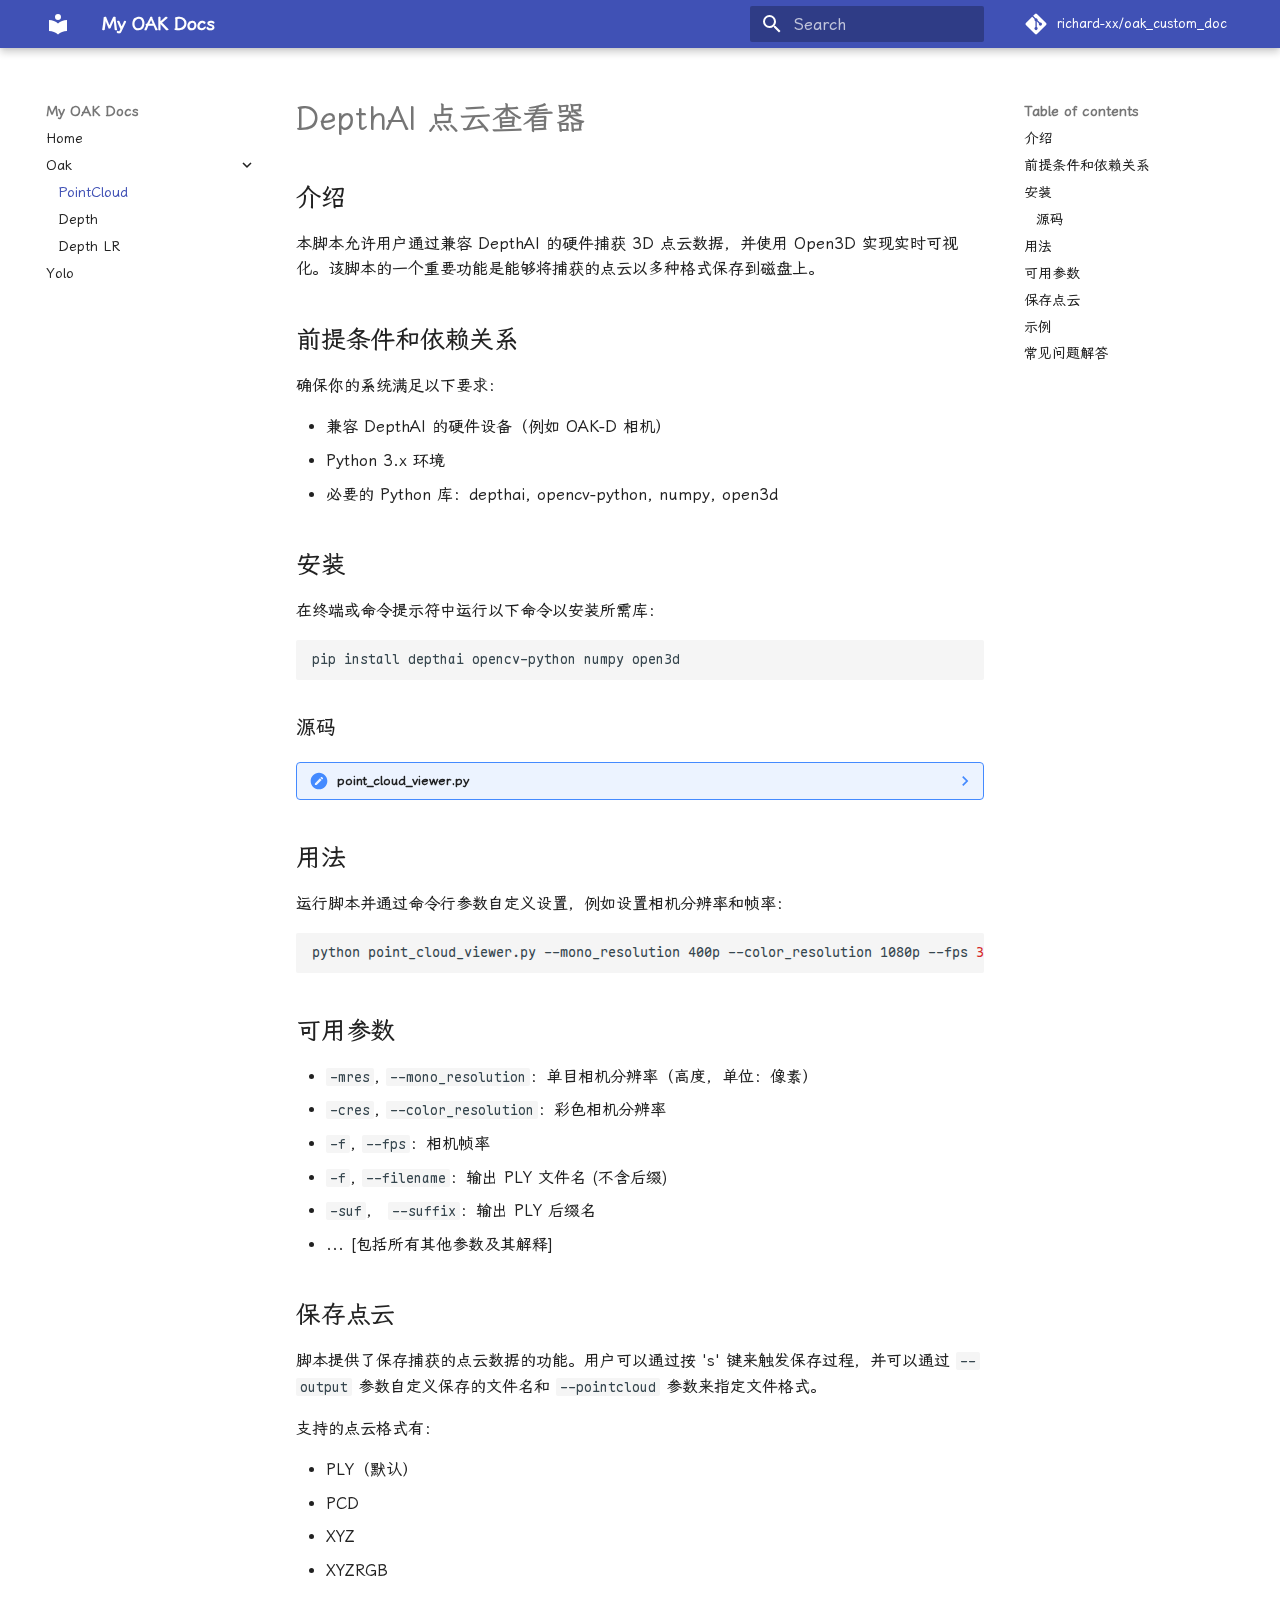
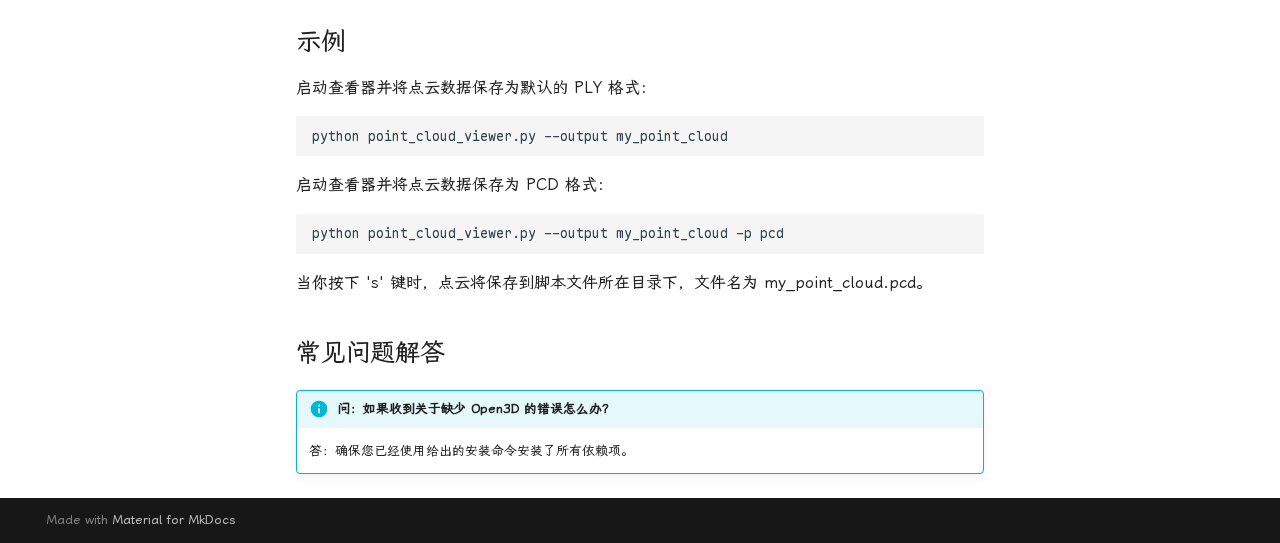
<file: oak/pointcloud/point_cloud_viewer/index.html>
<!doctype html>
<html lang="en" class="no-js">
  <head>
    
      <meta charset="utf-8">
      <meta name="viewport" content="width=device-width,initial-scale=1">
      
      
      
        <link rel="canonical" href="https://richard-xx.github.io/oak_custom_doc/oak/pointcloud/point_cloud_viewer/">
      
      
        <link rel="prev" href="../../..">
      
      
        <link rel="next" href="../../depth/depth_viewer/">
      
      
      <link rel="icon" href="../../../assets/images/favicon.png">
      <meta name="generator" content="mkdocs-1.6.0, mkdocs-material-9.5.27">
    
    
      
        <title>PointCloud - My OAK Docs</title>
      
    
    
      <link rel="stylesheet" href="../../../assets/stylesheets/main.6543a935.min.css">
      
      


    
    
      
    
    
      
        
        
        <link rel="preconnect" href="https://fonts.gstatic.com" crossorigin>
        <link rel="stylesheet" href="https://fonts.googleapis.com/css?family=Roboto:300,300i,400,400i,700,700i%7CRoboto+Mono:400,400i,700,700i&display=fallback">
        <style>:root{--md-text-font:"Roboto";--md-code-font:"Roboto Mono"}</style>
      
    
    
      <link rel="stylesheet" href="../../../assets/stylesheets/extra.css">
    
    <script>__md_scope=new URL("../../..",location),__md_hash=e=>[...e].reduce((e,_)=>(e<<5)-e+_.charCodeAt(0),0),__md_get=(e,_=localStorage,t=__md_scope)=>JSON.parse(_.getItem(t.pathname+"."+e)),__md_set=(e,_,t=localStorage,a=__md_scope)=>{try{t.setItem(a.pathname+"."+e,JSON.stringify(_))}catch(e){}}</script>
    
      

    
    
    
  </head>
  
  
    <body dir="ltr">
  
    
    <input class="md-toggle" data-md-toggle="drawer" type="checkbox" id="__drawer" autocomplete="off">
    <input class="md-toggle" data-md-toggle="search" type="checkbox" id="__search" autocomplete="off">
    <label class="md-overlay" for="__drawer"></label>
    <div data-md-component="skip">
      
        
        <a href="#depthai-点云查看器" class="md-skip">
          Skip to content
        </a>
      
    </div>
    <div data-md-component="announce">
      
    </div>
    
    
      

  

<header class="md-header md-header--shadow" data-md-component="header">
  <nav class="md-header__inner md-grid" aria-label="Header">
    <a href="../../.." title="My OAK Docs" class="md-header__button md-logo" aria-label="My OAK Docs" data-md-component="logo">
      
  
  <svg xmlns="http://www.w3.org/2000/svg" viewBox="0 0 24 24"><path d="M12 8a3 3 0 0 0 3-3 3 3 0 0 0-3-3 3 3 0 0 0-3 3 3 3 0 0 0 3 3m0 3.54C9.64 9.35 6.5 8 3 8v11c3.5 0 6.64 1.35 9 3.54 2.36-2.19 5.5-3.54 9-3.54V8c-3.5 0-6.64 1.35-9 3.54Z"/></svg>

    </a>
    <label class="md-header__button md-icon" for="__drawer">
      
      <svg xmlns="http://www.w3.org/2000/svg" viewBox="0 0 24 24"><path d="M3 6h18v2H3V6m0 5h18v2H3v-2m0 5h18v2H3v-2Z"/></svg>
    </label>
    <div class="md-header__title" data-md-component="header-title">
      <div class="md-header__ellipsis">
        <div class="md-header__topic">
          <span class="md-ellipsis">
            My OAK Docs
          </span>
        </div>
        <div class="md-header__topic" data-md-component="header-topic">
          <span class="md-ellipsis">
            
              PointCloud
            
          </span>
        </div>
      </div>
    </div>
    
    
      <script>var media,input,key,value,palette=__md_get("__palette");if(palette&&palette.color){"(prefers-color-scheme)"===palette.color.media&&(media=matchMedia("(prefers-color-scheme: light)"),input=document.querySelector(media.matches?"[data-md-color-media='(prefers-color-scheme: light)']":"[data-md-color-media='(prefers-color-scheme: dark)']"),palette.color.media=input.getAttribute("data-md-color-media"),palette.color.scheme=input.getAttribute("data-md-color-scheme"),palette.color.primary=input.getAttribute("data-md-color-primary"),palette.color.accent=input.getAttribute("data-md-color-accent"));for([key,value]of Object.entries(palette.color))document.body.setAttribute("data-md-color-"+key,value)}</script>
    
    
    
      <label class="md-header__button md-icon" for="__search">
        
        <svg xmlns="http://www.w3.org/2000/svg" viewBox="0 0 24 24"><path d="M9.5 3A6.5 6.5 0 0 1 16 9.5c0 1.61-.59 3.09-1.56 4.23l.27.27h.79l5 5-1.5 1.5-5-5v-.79l-.27-.27A6.516 6.516 0 0 1 9.5 16 6.5 6.5 0 0 1 3 9.5 6.5 6.5 0 0 1 9.5 3m0 2C7 5 5 7 5 9.5S7 14 9.5 14 14 12 14 9.5 12 5 9.5 5Z"/></svg>
      </label>
      <div class="md-search" data-md-component="search" role="dialog">
  <label class="md-search__overlay" for="__search"></label>
  <div class="md-search__inner" role="search">
    <form class="md-search__form" name="search">
      <input type="text" class="md-search__input" name="query" aria-label="Search" placeholder="Search" autocapitalize="off" autocorrect="off" autocomplete="off" spellcheck="false" data-md-component="search-query" required>
      <label class="md-search__icon md-icon" for="__search">
        
        <svg xmlns="http://www.w3.org/2000/svg" viewBox="0 0 24 24"><path d="M9.5 3A6.5 6.5 0 0 1 16 9.5c0 1.61-.59 3.09-1.56 4.23l.27.27h.79l5 5-1.5 1.5-5-5v-.79l-.27-.27A6.516 6.516 0 0 1 9.5 16 6.5 6.5 0 0 1 3 9.5 6.5 6.5 0 0 1 9.5 3m0 2C7 5 5 7 5 9.5S7 14 9.5 14 14 12 14 9.5 12 5 9.5 5Z"/></svg>
        
        <svg xmlns="http://www.w3.org/2000/svg" viewBox="0 0 24 24"><path d="M20 11v2H8l5.5 5.5-1.42 1.42L4.16 12l7.92-7.92L13.5 5.5 8 11h12Z"/></svg>
      </label>
      <nav class="md-search__options" aria-label="Search">
        
        <button type="reset" class="md-search__icon md-icon" title="Clear" aria-label="Clear" tabindex="-1">
          
          <svg xmlns="http://www.w3.org/2000/svg" viewBox="0 0 24 24"><path d="M19 6.41 17.59 5 12 10.59 6.41 5 5 6.41 10.59 12 5 17.59 6.41 19 12 13.41 17.59 19 19 17.59 13.41 12 19 6.41Z"/></svg>
        </button>
      </nav>
      
    </form>
    <div class="md-search__output">
      <div class="md-search__scrollwrap" tabindex="0" data-md-scrollfix>
        <div class="md-search-result" data-md-component="search-result">
          <div class="md-search-result__meta">
            Initializing search
          </div>
          <ol class="md-search-result__list" role="presentation"></ol>
        </div>
      </div>
    </div>
  </div>
</div>
    
    
      <div class="md-header__source">
        <a href="https://github.com/richard-xx/oak_custom_doc" title="Go to repository" class="md-source" data-md-component="source">
  <div class="md-source__icon md-icon">
    
    <svg xmlns="http://www.w3.org/2000/svg" viewBox="0 0 448 512"><!--! Font Awesome Free 6.5.2 by @fontawesome - https://fontawesome.com License - https://fontawesome.com/license/free (Icons: CC BY 4.0, Fonts: SIL OFL 1.1, Code: MIT License) Copyright 2024 Fonticons, Inc.--><path d="M439.55 236.05 244 40.45a28.87 28.87 0 0 0-40.81 0l-40.66 40.63 51.52 51.52c27.06-9.14 52.68 16.77 43.39 43.68l49.66 49.66c34.23-11.8 61.18 31 35.47 56.69-26.49 26.49-70.21-2.87-56-37.34L240.22 199v121.85c25.3 12.54 22.26 41.85 9.08 55a34.34 34.34 0 0 1-48.55 0c-17.57-17.6-11.07-46.91 11.25-56v-123c-20.8-8.51-24.6-30.74-18.64-45L142.57 101 8.45 235.14a28.86 28.86 0 0 0 0 40.81l195.61 195.6a28.86 28.86 0 0 0 40.8 0l194.69-194.69a28.86 28.86 0 0 0 0-40.81z"/></svg>
  </div>
  <div class="md-source__repository">
    richard-xx/oak_custom_doc
  </div>
</a>
      </div>
    
  </nav>
  
</header>
    
    <div class="md-container" data-md-component="container">
      
      
        
          
        
      
      <main class="md-main" data-md-component="main">
        <div class="md-main__inner md-grid">
          
            
              
              <div class="md-sidebar md-sidebar--primary" data-md-component="sidebar" data-md-type="navigation" >
                <div class="md-sidebar__scrollwrap">
                  <div class="md-sidebar__inner">
                    



<nav class="md-nav md-nav--primary" aria-label="Navigation" data-md-level="0">
  <label class="md-nav__title" for="__drawer">
    <a href="../../.." title="My OAK Docs" class="md-nav__button md-logo" aria-label="My OAK Docs" data-md-component="logo">
      
  
  <svg xmlns="http://www.w3.org/2000/svg" viewBox="0 0 24 24"><path d="M12 8a3 3 0 0 0 3-3 3 3 0 0 0-3-3 3 3 0 0 0-3 3 3 3 0 0 0 3 3m0 3.54C9.64 9.35 6.5 8 3 8v11c3.5 0 6.64 1.35 9 3.54 2.36-2.19 5.5-3.54 9-3.54V8c-3.5 0-6.64 1.35-9 3.54Z"/></svg>

    </a>
    My OAK Docs
  </label>
  
    <div class="md-nav__source">
      <a href="https://github.com/richard-xx/oak_custom_doc" title="Go to repository" class="md-source" data-md-component="source">
  <div class="md-source__icon md-icon">
    
    <svg xmlns="http://www.w3.org/2000/svg" viewBox="0 0 448 512"><!--! Font Awesome Free 6.5.2 by @fontawesome - https://fontawesome.com License - https://fontawesome.com/license/free (Icons: CC BY 4.0, Fonts: SIL OFL 1.1, Code: MIT License) Copyright 2024 Fonticons, Inc.--><path d="M439.55 236.05 244 40.45a28.87 28.87 0 0 0-40.81 0l-40.66 40.63 51.52 51.52c27.06-9.14 52.68 16.77 43.39 43.68l49.66 49.66c34.23-11.8 61.18 31 35.47 56.69-26.49 26.49-70.21-2.87-56-37.34L240.22 199v121.85c25.3 12.54 22.26 41.85 9.08 55a34.34 34.34 0 0 1-48.55 0c-17.57-17.6-11.07-46.91 11.25-56v-123c-20.8-8.51-24.6-30.74-18.64-45L142.57 101 8.45 235.14a28.86 28.86 0 0 0 0 40.81l195.61 195.6a28.86 28.86 0 0 0 40.8 0l194.69-194.69a28.86 28.86 0 0 0 0-40.81z"/></svg>
  </div>
  <div class="md-source__repository">
    richard-xx/oak_custom_doc
  </div>
</a>
    </div>
  
  <ul class="md-nav__list" data-md-scrollfix>
    
      
      
  
  
  
  
    <li class="md-nav__item">
      <a href="../../.." class="md-nav__link">
        
  
  <span class="md-ellipsis">
    Home
  </span>
  

      </a>
    </li>
  

    
      
      
  
  
    
  
  
  
    
    
    
    
    <li class="md-nav__item md-nav__item--active md-nav__item--nested">
      
        
        
        <input class="md-nav__toggle md-toggle " type="checkbox" id="__nav_2" checked>
        
          
          <label class="md-nav__link" for="__nav_2" id="__nav_2_label" tabindex="0">
            
  
  <span class="md-ellipsis">
    Oak
  </span>
  

            <span class="md-nav__icon md-icon"></span>
          </label>
        
        <nav class="md-nav" data-md-level="1" aria-labelledby="__nav_2_label" aria-expanded="true">
          <label class="md-nav__title" for="__nav_2">
            <span class="md-nav__icon md-icon"></span>
            Oak
          </label>
          <ul class="md-nav__list" data-md-scrollfix>
            
              
                
  
  
    
  
  
  
    <li class="md-nav__item md-nav__item--active">
      
      <input class="md-nav__toggle md-toggle" type="checkbox" id="__toc">
      
      
        
      
      
        <label class="md-nav__link md-nav__link--active" for="__toc">
          
  
  <span class="md-ellipsis">
    PointCloud
  </span>
  

          <span class="md-nav__icon md-icon"></span>
        </label>
      
      <a href="./" class="md-nav__link md-nav__link--active">
        
  
  <span class="md-ellipsis">
    PointCloud
  </span>
  

      </a>
      
        

<nav class="md-nav md-nav--secondary" aria-label="Table of contents">
  
  
  
    
  
  
    <label class="md-nav__title" for="__toc">
      <span class="md-nav__icon md-icon"></span>
      Table of contents
    </label>
    <ul class="md-nav__list" data-md-component="toc" data-md-scrollfix>
      
        <li class="md-nav__item">
  <a href="#介绍" class="md-nav__link">
    <span class="md-ellipsis">
      介绍
    </span>
  </a>
  
</li>
      
        <li class="md-nav__item">
  <a href="#前提条件和依赖关系" class="md-nav__link">
    <span class="md-ellipsis">
      前提条件和依赖关系
    </span>
  </a>
  
</li>
      
        <li class="md-nav__item">
  <a href="#安装" class="md-nav__link">
    <span class="md-ellipsis">
      安装
    </span>
  </a>
  
    <nav class="md-nav" aria-label="安装">
      <ul class="md-nav__list">
        
          <li class="md-nav__item">
  <a href="#源码" class="md-nav__link">
    <span class="md-ellipsis">
      源码
    </span>
  </a>
  
</li>
        
      </ul>
    </nav>
  
</li>
      
        <li class="md-nav__item">
  <a href="#用法" class="md-nav__link">
    <span class="md-ellipsis">
      用法
    </span>
  </a>
  
</li>
      
        <li class="md-nav__item">
  <a href="#可用参数" class="md-nav__link">
    <span class="md-ellipsis">
      可用参数
    </span>
  </a>
  
</li>
      
        <li class="md-nav__item">
  <a href="#保存点云" class="md-nav__link">
    <span class="md-ellipsis">
      保存点云
    </span>
  </a>
  
</li>
      
        <li class="md-nav__item">
  <a href="#示例" class="md-nav__link">
    <span class="md-ellipsis">
      示例
    </span>
  </a>
  
</li>
      
        <li class="md-nav__item">
  <a href="#常见问题解答" class="md-nav__link">
    <span class="md-ellipsis">
      常见问题解答
    </span>
  </a>
  
</li>
      
    </ul>
  
</nav>
      
    </li>
  

              
            
              
                
  
  
  
  
    <li class="md-nav__item">
      <a href="../../depth/depth_viewer/" class="md-nav__link">
        
  
  <span class="md-ellipsis">
    Depth
  </span>
  

      </a>
    </li>
  

              
            
              
                
  
  
  
  
    <li class="md-nav__item">
      <a href="../../depth/depth_viewer_lr/" class="md-nav__link">
        
  
  <span class="md-ellipsis">
    Depth LR
  </span>
  

      </a>
    </li>
  

              
            
          </ul>
        </nav>
      
    </li>
  

    
      
      
  
  
  
  
    <li class="md-nav__item">
      <a href="https://richard-xx.github.io/DepthAI_Yolo/" class="md-nav__link">
        
  
  <span class="md-ellipsis">
    Yolo
  </span>
  

      </a>
    </li>
  

    
  </ul>
</nav>
                  </div>
                </div>
              </div>
            
            
              
              <div class="md-sidebar md-sidebar--secondary" data-md-component="sidebar" data-md-type="toc" >
                <div class="md-sidebar__scrollwrap">
                  <div class="md-sidebar__inner">
                    

<nav class="md-nav md-nav--secondary" aria-label="Table of contents">
  
  
  
    
  
  
    <label class="md-nav__title" for="__toc">
      <span class="md-nav__icon md-icon"></span>
      Table of contents
    </label>
    <ul class="md-nav__list" data-md-component="toc" data-md-scrollfix>
      
        <li class="md-nav__item">
  <a href="#介绍" class="md-nav__link">
    <span class="md-ellipsis">
      介绍
    </span>
  </a>
  
</li>
      
        <li class="md-nav__item">
  <a href="#前提条件和依赖关系" class="md-nav__link">
    <span class="md-ellipsis">
      前提条件和依赖关系
    </span>
  </a>
  
</li>
      
        <li class="md-nav__item">
  <a href="#安装" class="md-nav__link">
    <span class="md-ellipsis">
      安装
    </span>
  </a>
  
    <nav class="md-nav" aria-label="安装">
      <ul class="md-nav__list">
        
          <li class="md-nav__item">
  <a href="#源码" class="md-nav__link">
    <span class="md-ellipsis">
      源码
    </span>
  </a>
  
</li>
        
      </ul>
    </nav>
  
</li>
      
        <li class="md-nav__item">
  <a href="#用法" class="md-nav__link">
    <span class="md-ellipsis">
      用法
    </span>
  </a>
  
</li>
      
        <li class="md-nav__item">
  <a href="#可用参数" class="md-nav__link">
    <span class="md-ellipsis">
      可用参数
    </span>
  </a>
  
</li>
      
        <li class="md-nav__item">
  <a href="#保存点云" class="md-nav__link">
    <span class="md-ellipsis">
      保存点云
    </span>
  </a>
  
</li>
      
        <li class="md-nav__item">
  <a href="#示例" class="md-nav__link">
    <span class="md-ellipsis">
      示例
    </span>
  </a>
  
</li>
      
        <li class="md-nav__item">
  <a href="#常见问题解答" class="md-nav__link">
    <span class="md-ellipsis">
      常见问题解答
    </span>
  </a>
  
</li>
      
    </ul>
  
</nav>
                  </div>
                </div>
              </div>
            
          
          
            <div class="md-content" data-md-component="content">
              <article class="md-content__inner md-typeset">
                
                  

  
  


<h1 id="depthai-点云查看器">DepthAI 点云查看器<a class="headerlink" href="#depthai-点云查看器" title="Permanent link">&para;</a></h1>
<h2 id="介绍">介绍<a class="headerlink" href="#介绍" title="Permanent link">&para;</a></h2>
<p>本脚本允许用户通过兼容 DepthAI 的硬件捕获 3D 点云数据，并使用 Open3D 实现实时可视化。该脚本的一个重要功能是能够将捕获的点云以多种格式保存到磁盘上。</p>
<h2 id="前提条件和依赖关系">前提条件和依赖关系<a class="headerlink" href="#前提条件和依赖关系" title="Permanent link">&para;</a></h2>
<p>确保你的系统满足以下要求：</p>
<ul>
<li>兼容 DepthAI 的硬件设备（例如 OAK-D 相机）</li>
<li>Python 3.x 环境</li>
<li>必要的 Python 库：depthai, opencv-python, numpy, open3d</li>
</ul>
<h2 id="安装">安装<a class="headerlink" href="#安装" title="Permanent link">&para;</a></h2>
<p>在终端或命令提示符中运行以下命令以安装所需库：
<div class="language-bash highlight"><pre><span></span><code><span id="__span-0-1"><a id="__codelineno-0-1" name="__codelineno-0-1" href="#__codelineno-0-1"></a>pip<span class="w"> </span>install<span class="w"> </span>depthai<span class="w"> </span>opencv-python<span class="w"> </span>numpy<span class="w"> </span>open3d
</span></code></pre></div></p>
<h3 id="源码">源码<a class="headerlink" href="#源码" title="Permanent link">&para;</a></h3>
<details class="note">
<summary>point_cloud_viewer.py</summary>
<div class="language-python highlight"><pre><span></span><code><span id="__span-1-1"><a id="__codelineno-1-1" name="__codelineno-1-1" href="#__codelineno-1-1"></a><span class="c1"># coding=utf-8</span>
</span><span id="__span-1-2"><a id="__codelineno-1-2" name="__codelineno-1-2" href="#__codelineno-1-2"></a><span class="kn">import</span> <span class="nn">argparse</span>
</span><span id="__span-1-3"><a id="__codelineno-1-3" name="__codelineno-1-3" href="#__codelineno-1-3"></a><span class="kn">import</span> <span class="nn">time</span>
</span><span id="__span-1-4"><a id="__codelineno-1-4" name="__codelineno-1-4" href="#__codelineno-1-4"></a><span class="kn">from</span> <span class="nn">pathlib</span> <span class="kn">import</span> <span class="n">Path</span>
</span><span id="__span-1-5"><a id="__codelineno-1-5" name="__codelineno-1-5" href="#__codelineno-1-5"></a>
</span><span id="__span-1-6"><a id="__codelineno-1-6" name="__codelineno-1-6" href="#__codelineno-1-6"></a><span class="kn">import</span> <span class="nn">cv2</span>
</span><span id="__span-1-7"><a id="__codelineno-1-7" name="__codelineno-1-7" href="#__codelineno-1-7"></a><span class="kn">import</span> <span class="nn">depthai</span> <span class="k">as</span> <span class="nn">dai</span>
</span><span id="__span-1-8"><a id="__codelineno-1-8" name="__codelineno-1-8" href="#__codelineno-1-8"></a><span class="kn">import</span> <span class="nn">numpy</span> <span class="k">as</span> <span class="nn">np</span>
</span><span id="__span-1-9"><a id="__codelineno-1-9" name="__codelineno-1-9" href="#__codelineno-1-9"></a><span class="kn">import</span> <span class="nn">open3d</span> <span class="k">as</span> <span class="nn">o3d</span>
</span><span id="__span-1-10"><a id="__codelineno-1-10" name="__codelineno-1-10" href="#__codelineno-1-10"></a>
</span><span id="__span-1-11"><a id="__codelineno-1-11" name="__codelineno-1-11" href="#__codelineno-1-11"></a><span class="n">root</span> <span class="o">=</span> <span class="n">Path</span><span class="p">(</span><span class="vm">__file__</span><span class="p">)</span><span class="o">.</span><span class="n">parent</span><span class="o">.</span><span class="n">resolve</span><span class="p">()</span>
</span><span id="__span-1-12"><a id="__codelineno-1-12" name="__codelineno-1-12" href="#__codelineno-1-12"></a>
</span><span id="__span-1-13"><a id="__codelineno-1-13" name="__codelineno-1-13" href="#__codelineno-1-13"></a><span class="c1"># 解析命令行参数</span>
</span><span id="__span-1-14"><a id="__codelineno-1-14" name="__codelineno-1-14" href="#__codelineno-1-14"></a><span class="n">parser</span> <span class="o">=</span> <span class="n">argparse</span><span class="o">.</span><span class="n">ArgumentParser</span><span class="p">(</span><span class="n">description</span><span class="o">=</span><span class="s2">&quot;DepthAI Point Cloud Viewer&quot;</span><span class="p">)</span>
</span><span id="__span-1-15"><a id="__codelineno-1-15" name="__codelineno-1-15" href="#__codelineno-1-15"></a><span class="n">parser</span><span class="o">.</span><span class="n">add_argument</span><span class="p">(</span>
</span><span id="__span-1-16"><a id="__codelineno-1-16" name="__codelineno-1-16" href="#__codelineno-1-16"></a>    <span class="s2">&quot;-mres&quot;</span><span class="p">,</span>
</span><span id="__span-1-17"><a id="__codelineno-1-17" name="__codelineno-1-17" href="#__codelineno-1-17"></a>    <span class="s2">&quot;--mono_resolution&quot;</span><span class="p">,</span>
</span><span id="__span-1-18"><a id="__codelineno-1-18" name="__codelineno-1-18" href="#__codelineno-1-18"></a>    <span class="nb">type</span><span class="o">=</span><span class="nb">str</span><span class="p">,</span>
</span><span id="__span-1-19"><a id="__codelineno-1-19" name="__codelineno-1-19" href="#__codelineno-1-19"></a>    <span class="n">default</span><span class="o">=</span><span class="s2">&quot;400p&quot;</span><span class="p">,</span>
</span><span id="__span-1-20"><a id="__codelineno-1-20" name="__codelineno-1-20" href="#__codelineno-1-20"></a>    <span class="n">choices</span><span class="o">=</span><span class="p">{</span><span class="s2">&quot;480p&quot;</span><span class="p">,</span> <span class="s2">&quot;400p&quot;</span><span class="p">,</span> <span class="s2">&quot;720p&quot;</span><span class="p">,</span> <span class="s2">&quot;800p&quot;</span><span class="p">,</span> <span class="s2">&quot;1200p&quot;</span><span class="p">},</span>
</span><span id="__span-1-21"><a id="__codelineno-1-21" name="__codelineno-1-21" href="#__codelineno-1-21"></a>    <span class="n">help</span><span class="o">=</span><span class="s2">&quot;选择单目相机分辨率（高度）。 （默认：</span><span class="si">%(default)s</span><span class="s2">）&quot;</span><span class="p">,</span>
</span><span id="__span-1-22"><a id="__codelineno-1-22" name="__codelineno-1-22" href="#__codelineno-1-22"></a><span class="p">)</span>
</span><span id="__span-1-23"><a id="__codelineno-1-23" name="__codelineno-1-23" href="#__codelineno-1-23"></a><span class="n">parser</span><span class="o">.</span><span class="n">add_argument</span><span class="p">(</span>
</span><span id="__span-1-24"><a id="__codelineno-1-24" name="__codelineno-1-24" href="#__codelineno-1-24"></a>    <span class="s2">&quot;-cres&quot;</span><span class="p">,</span>
</span><span id="__span-1-25"><a id="__codelineno-1-25" name="__codelineno-1-25" href="#__codelineno-1-25"></a>    <span class="s2">&quot;--color_resolution&quot;</span><span class="p">,</span>
</span><span id="__span-1-26"><a id="__codelineno-1-26" name="__codelineno-1-26" href="#__codelineno-1-26"></a>    <span class="n">default</span><span class="o">=</span><span class="s2">&quot;1080p&quot;</span><span class="p">,</span>
</span><span id="__span-1-27"><a id="__codelineno-1-27" name="__codelineno-1-27" href="#__codelineno-1-27"></a>    <span class="n">choices</span><span class="o">=</span><span class="p">{</span>
</span><span id="__span-1-28"><a id="__codelineno-1-28" name="__codelineno-1-28" href="#__codelineno-1-28"></a>        <span class="s2">&quot;720p&quot;</span><span class="p">,</span>
</span><span id="__span-1-29"><a id="__codelineno-1-29" name="__codelineno-1-29" href="#__codelineno-1-29"></a>        <span class="s2">&quot;800p&quot;</span><span class="p">,</span>
</span><span id="__span-1-30"><a id="__codelineno-1-30" name="__codelineno-1-30" href="#__codelineno-1-30"></a>        <span class="s2">&quot;1080p&quot;</span><span class="p">,</span>
</span><span id="__span-1-31"><a id="__codelineno-1-31" name="__codelineno-1-31" href="#__codelineno-1-31"></a>        <span class="s2">&quot;1200p&quot;</span><span class="p">,</span>
</span><span id="__span-1-32"><a id="__codelineno-1-32" name="__codelineno-1-32" href="#__codelineno-1-32"></a>        <span class="s2">&quot;4k&quot;</span><span class="p">,</span>
</span><span id="__span-1-33"><a id="__codelineno-1-33" name="__codelineno-1-33" href="#__codelineno-1-33"></a>        <span class="s2">&quot;5mp&quot;</span><span class="p">,</span>
</span><span id="__span-1-34"><a id="__codelineno-1-34" name="__codelineno-1-34" href="#__codelineno-1-34"></a>        <span class="s2">&quot;12mp&quot;</span><span class="p">,</span>
</span><span id="__span-1-35"><a id="__codelineno-1-35" name="__codelineno-1-35" href="#__codelineno-1-35"></a>        <span class="s2">&quot;13mp&quot;</span><span class="p">,</span>
</span><span id="__span-1-36"><a id="__codelineno-1-36" name="__codelineno-1-36" href="#__codelineno-1-36"></a>        <span class="s2">&quot;48mp&quot;</span><span class="p">,</span>
</span><span id="__span-1-37"><a id="__codelineno-1-37" name="__codelineno-1-37" href="#__codelineno-1-37"></a>        <span class="s2">&quot;1352X1012&quot;</span><span class="p">,</span>
</span><span id="__span-1-38"><a id="__codelineno-1-38" name="__codelineno-1-38" href="#__codelineno-1-38"></a>        <span class="s2">&quot;1440X1080&quot;</span><span class="p">,</span>
</span><span id="__span-1-39"><a id="__codelineno-1-39" name="__codelineno-1-39" href="#__codelineno-1-39"></a>        <span class="s2">&quot;2024X1520&quot;</span><span class="p">,</span>
</span><span id="__span-1-40"><a id="__codelineno-1-40" name="__codelineno-1-40" href="#__codelineno-1-40"></a>        <span class="s2">&quot;4000X3000&quot;</span><span class="p">,</span>
</span><span id="__span-1-41"><a id="__codelineno-1-41" name="__codelineno-1-41" href="#__codelineno-1-41"></a>        <span class="s2">&quot;5312X6000&quot;</span><span class="p">,</span>
</span><span id="__span-1-42"><a id="__codelineno-1-42" name="__codelineno-1-42" href="#__codelineno-1-42"></a>    <span class="p">},</span>
</span><span id="__span-1-43"><a id="__codelineno-1-43" name="__codelineno-1-43" href="#__codelineno-1-43"></a>    <span class="n">help</span><span class="o">=</span><span class="s2">&quot;选择彩色相机分辨率/高度。 （默认：</span><span class="si">%(default)s</span><span class="s2">）&quot;</span><span class="p">,</span>
</span><span id="__span-1-44"><a id="__codelineno-1-44" name="__codelineno-1-44" href="#__codelineno-1-44"></a><span class="p">)</span>
</span><span id="__span-1-45"><a id="__codelineno-1-45" name="__codelineno-1-45" href="#__codelineno-1-45"></a><span class="n">parser</span><span class="o">.</span><span class="n">add_argument</span><span class="p">(</span>
</span><span id="__span-1-46"><a id="__codelineno-1-46" name="__codelineno-1-46" href="#__codelineno-1-46"></a>    <span class="s2">&quot;-ds&quot;</span><span class="p">,</span>
</span><span id="__span-1-47"><a id="__codelineno-1-47" name="__codelineno-1-47" href="#__codelineno-1-47"></a>    <span class="s2">&quot;--isp_downscale&quot;</span><span class="p">,</span>
</span><span id="__span-1-48"><a id="__codelineno-1-48" name="__codelineno-1-48" href="#__codelineno-1-48"></a>    <span class="n">nargs</span><span class="o">=</span><span class="mi">2</span><span class="p">,</span>
</span><span id="__span-1-49"><a id="__codelineno-1-49" name="__codelineno-1-49" href="#__codelineno-1-49"></a>    <span class="n">default</span><span class="o">=</span><span class="p">[</span><span class="mi">1</span><span class="p">,</span> <span class="mi">3</span><span class="p">],</span>
</span><span id="__span-1-50"><a id="__codelineno-1-50" name="__codelineno-1-50" href="#__codelineno-1-50"></a>    <span class="nb">type</span><span class="o">=</span><span class="nb">int</span><span class="p">,</span>
</span><span id="__span-1-51"><a id="__codelineno-1-51" name="__codelineno-1-51" href="#__codelineno-1-51"></a>    <span class="n">help</span><span class="o">=</span><span class="s2">&quot;将 ISP 输出按此因子降低采样率（默认：</span><span class="si">%(default)s</span><span class="s2">）&quot;</span><span class="p">,</span>
</span><span id="__span-1-52"><a id="__codelineno-1-52" name="__codelineno-1-52" href="#__codelineno-1-52"></a><span class="p">)</span>
</span><span id="__span-1-53"><a id="__codelineno-1-53" name="__codelineno-1-53" href="#__codelineno-1-53"></a>
</span><span id="__span-1-54"><a id="__codelineno-1-54" name="__codelineno-1-54" href="#__codelineno-1-54"></a><span class="n">parser</span><span class="o">.</span><span class="n">add_argument</span><span class="p">(</span>
</span><span id="__span-1-55"><a id="__codelineno-1-55" name="__codelineno-1-55" href="#__codelineno-1-55"></a>    <span class="s2">&quot;-f&quot;</span><span class="p">,</span>
</span><span id="__span-1-56"><a id="__codelineno-1-56" name="__codelineno-1-56" href="#__codelineno-1-56"></a>    <span class="s2">&quot;--fps&quot;</span><span class="p">,</span>
</span><span id="__span-1-57"><a id="__codelineno-1-57" name="__codelineno-1-57" href="#__codelineno-1-57"></a>    <span class="nb">type</span><span class="o">=</span><span class="nb">int</span><span class="p">,</span>
</span><span id="__span-1-58"><a id="__codelineno-1-58" name="__codelineno-1-58" href="#__codelineno-1-58"></a>    <span class="n">default</span><span class="o">=</span><span class="mi">30</span><span class="p">,</span>
</span><span id="__span-1-59"><a id="__codelineno-1-59" name="__codelineno-1-59" href="#__codelineno-1-59"></a>    <span class="n">help</span><span class="o">=</span><span class="s2">&quot;相机帧率（默认：</span><span class="si">%(default)s</span><span class="s2">）&quot;</span><span class="p">,</span>
</span><span id="__span-1-60"><a id="__codelineno-1-60" name="__codelineno-1-60" href="#__codelineno-1-60"></a><span class="p">)</span>
</span><span id="__span-1-61"><a id="__codelineno-1-61" name="__codelineno-1-61" href="#__codelineno-1-61"></a>
</span><span id="__span-1-62"><a id="__codelineno-1-62" name="__codelineno-1-62" href="#__codelineno-1-62"></a><span class="n">parser</span><span class="o">.</span><span class="n">add_argument</span><span class="p">(</span>
</span><span id="__span-1-63"><a id="__codelineno-1-63" name="__codelineno-1-63" href="#__codelineno-1-63"></a>    <span class="s2">&quot;-e&quot;</span><span class="p">,</span>
</span><span id="__span-1-64"><a id="__codelineno-1-64" name="__codelineno-1-64" href="#__codelineno-1-64"></a>    <span class="s2">&quot;--extended_disparity&quot;</span><span class="p">,</span>
</span><span id="__span-1-65"><a id="__codelineno-1-65" name="__codelineno-1-65" href="#__codelineno-1-65"></a>    <span class="n">default</span><span class="o">=</span><span class="kc">False</span><span class="p">,</span>
</span><span id="__span-1-66"><a id="__codelineno-1-66" name="__codelineno-1-66" href="#__codelineno-1-66"></a>    <span class="n">action</span><span class="o">=</span><span class="s2">&quot;store_true&quot;</span><span class="p">,</span>
</span><span id="__span-1-67"><a id="__codelineno-1-67" name="__codelineno-1-67" href="#__codelineno-1-67"></a>    <span class="n">help</span><span class="o">=</span><span class="s2">&quot;启用扩展视差，最小深度越近，视差范围加倍（从 95 到 190）（默认：</span><span class="si">%(default)s</span><span class="s2">）&quot;</span><span class="p">,</span>
</span><span id="__span-1-68"><a id="__codelineno-1-68" name="__codelineno-1-68" href="#__codelineno-1-68"></a><span class="p">)</span>
</span><span id="__span-1-69"><a id="__codelineno-1-69" name="__codelineno-1-69" href="#__codelineno-1-69"></a><span class="n">parser</span><span class="o">.</span><span class="n">add_argument</span><span class="p">(</span>
</span><span id="__span-1-70"><a id="__codelineno-1-70" name="__codelineno-1-70" href="#__codelineno-1-70"></a>    <span class="s2">&quot;-ne&quot;</span><span class="p">,</span>
</span><span id="__span-1-71"><a id="__codelineno-1-71" name="__codelineno-1-71" href="#__codelineno-1-71"></a>    <span class="s2">&quot;--no_extended_disparity&quot;</span><span class="p">,</span>
</span><span id="__span-1-72"><a id="__codelineno-1-72" name="__codelineno-1-72" href="#__codelineno-1-72"></a>    <span class="n">default</span><span class="o">=</span><span class="kc">False</span><span class="p">,</span>
</span><span id="__span-1-73"><a id="__codelineno-1-73" name="__codelineno-1-73" href="#__codelineno-1-73"></a>    <span class="n">action</span><span class="o">=</span><span class="s2">&quot;store_true&quot;</span><span class="p">,</span>
</span><span id="__span-1-74"><a id="__codelineno-1-74" name="__codelineno-1-74" href="#__codelineno-1-74"></a>    <span class="n">help</span><span class="o">=</span><span class="s2">&quot;禁用扩展视差，最小深度越近，视差范围加倍（从 95 到 190）（默认：</span><span class="si">%(default)s</span><span class="s2">）&quot;</span><span class="p">,</span>
</span><span id="__span-1-75"><a id="__codelineno-1-75" name="__codelineno-1-75" href="#__codelineno-1-75"></a><span class="p">)</span>
</span><span id="__span-1-76"><a id="__codelineno-1-76" name="__codelineno-1-76" href="#__codelineno-1-76"></a><span class="n">parser</span><span class="o">.</span><span class="n">add_argument</span><span class="p">(</span>
</span><span id="__span-1-77"><a id="__codelineno-1-77" name="__codelineno-1-77" href="#__codelineno-1-77"></a>    <span class="s2">&quot;-sub&quot;</span><span class="p">,</span>
</span><span id="__span-1-78"><a id="__codelineno-1-78" name="__codelineno-1-78" href="#__codelineno-1-78"></a>    <span class="s2">&quot;--subpixel&quot;</span><span class="p">,</span>
</span><span id="__span-1-79"><a id="__codelineno-1-79" name="__codelineno-1-79" href="#__codelineno-1-79"></a>    <span class="n">default</span><span class="o">=</span><span class="kc">True</span><span class="p">,</span>
</span><span id="__span-1-80"><a id="__codelineno-1-80" name="__codelineno-1-80" href="#__codelineno-1-80"></a>    <span class="n">action</span><span class="o">=</span><span class="s2">&quot;store_true&quot;</span><span class="p">,</span>
</span><span id="__span-1-81"><a id="__codelineno-1-81" name="__codelineno-1-81" href="#__codelineno-1-81"></a>    <span class="n">help</span><span class="o">=</span><span class="s2">&quot;使用亚像素插值（默认：</span><span class="si">%(default)s</span><span class="s2">）&quot;</span><span class="p">,</span>
</span><span id="__span-1-82"><a id="__codelineno-1-82" name="__codelineno-1-82" href="#__codelineno-1-82"></a><span class="p">)</span>
</span><span id="__span-1-83"><a id="__codelineno-1-83" name="__codelineno-1-83" href="#__codelineno-1-83"></a><span class="n">parser</span><span class="o">.</span><span class="n">add_argument</span><span class="p">(</span>
</span><span id="__span-1-84"><a id="__codelineno-1-84" name="__codelineno-1-84" href="#__codelineno-1-84"></a>    <span class="s2">&quot;-nsub&quot;</span><span class="p">,</span>
</span><span id="__span-1-85"><a id="__codelineno-1-85" name="__codelineno-1-85" href="#__codelineno-1-85"></a>    <span class="s2">&quot;--no_subpixel&quot;</span><span class="p">,</span>
</span><span id="__span-1-86"><a id="__codelineno-1-86" name="__codelineno-1-86" href="#__codelineno-1-86"></a>    <span class="n">action</span><span class="o">=</span><span class="s2">&quot;store_true&quot;</span><span class="p">,</span>
</span><span id="__span-1-87"><a id="__codelineno-1-87" name="__codelineno-1-87" href="#__codelineno-1-87"></a>    <span class="n">help</span><span class="o">=</span><span class="s2">&quot;禁用亚像素插值（默认：</span><span class="si">%(default)s</span><span class="s2">）&quot;</span><span class="p">,</span>
</span><span id="__span-1-88"><a id="__codelineno-1-88" name="__codelineno-1-88" href="#__codelineno-1-88"></a><span class="p">)</span>
</span><span id="__span-1-89"><a id="__codelineno-1-89" name="__codelineno-1-89" href="#__codelineno-1-89"></a><span class="n">parser</span><span class="o">.</span><span class="n">add_argument</span><span class="p">(</span>
</span><span id="__span-1-90"><a id="__codelineno-1-90" name="__codelineno-1-90" href="#__codelineno-1-90"></a>    <span class="s2">&quot;-l&quot;</span><span class="p">,</span>
</span><span id="__span-1-91"><a id="__codelineno-1-91" name="__codelineno-1-91" href="#__codelineno-1-91"></a>    <span class="s2">&quot;--lr_check&quot;</span><span class="p">,</span>
</span><span id="__span-1-92"><a id="__codelineno-1-92" name="__codelineno-1-92" href="#__codelineno-1-92"></a>    <span class="c1"># default=True,</span>
</span><span id="__span-1-93"><a id="__codelineno-1-93" name="__codelineno-1-93" href="#__codelineno-1-93"></a>    <span class="n">action</span><span class="o">=</span><span class="s2">&quot;store_false&quot;</span><span class="p">,</span>
</span><span id="__span-1-94"><a id="__codelineno-1-94" name="__codelineno-1-94" href="#__codelineno-1-94"></a>    <span class="n">help</span><span class="o">=</span><span class="s2">&quot;左/右视差检查（默认：</span><span class="si">%(default)s</span><span class="s2">）&quot;</span><span class="p">,</span>
</span><span id="__span-1-95"><a id="__codelineno-1-95" name="__codelineno-1-95" href="#__codelineno-1-95"></a><span class="p">)</span>
</span><span id="__span-1-96"><a id="__codelineno-1-96" name="__codelineno-1-96" href="#__codelineno-1-96"></a><span class="n">parser</span><span class="o">.</span><span class="n">add_argument</span><span class="p">(</span>
</span><span id="__span-1-97"><a id="__codelineno-1-97" name="__codelineno-1-97" href="#__codelineno-1-97"></a>    <span class="s2">&quot;-file&quot;</span><span class="p">,</span>
</span><span id="__span-1-98"><a id="__codelineno-1-98" name="__codelineno-1-98" href="#__codelineno-1-98"></a>    <span class="s2">&quot;--filename&quot;</span><span class="p">,</span>
</span><span id="__span-1-99"><a id="__codelineno-1-99" name="__codelineno-1-99" href="#__codelineno-1-99"></a>    <span class="nb">type</span><span class="o">=</span><span class="nb">str</span><span class="p">,</span>
</span><span id="__span-1-100"><a id="__codelineno-1-100" name="__codelineno-1-100" href="#__codelineno-1-100"></a>    <span class="n">default</span><span class="o">=</span><span class="s2">&quot;point_cloud&quot;</span><span class="p">,</span>
</span><span id="__span-1-101"><a id="__codelineno-1-101" name="__codelineno-1-101" href="#__codelineno-1-101"></a>    <span class="n">help</span><span class="o">=</span><span class="s2">&quot;输出 PLY 文件名（默认：</span><span class="si">%(default)s</span><span class="s2">）&quot;</span><span class="p">,</span>
</span><span id="__span-1-102"><a id="__codelineno-1-102" name="__codelineno-1-102" href="#__codelineno-1-102"></a><span class="p">)</span>
</span><span id="__span-1-103"><a id="__codelineno-1-103" name="__codelineno-1-103" href="#__codelineno-1-103"></a><span class="n">parser</span><span class="o">.</span><span class="n">add_argument</span><span class="p">(</span>
</span><span id="__span-1-104"><a id="__codelineno-1-104" name="__codelineno-1-104" href="#__codelineno-1-104"></a>    <span class="s2">&quot;-s&quot;</span><span class="p">,</span>
</span><span id="__span-1-105"><a id="__codelineno-1-105" name="__codelineno-1-105" href="#__codelineno-1-105"></a>    <span class="s2">&quot;--sparse&quot;</span><span class="p">,</span>
</span><span id="__span-1-106"><a id="__codelineno-1-106" name="__codelineno-1-106" href="#__codelineno-1-106"></a>    <span class="n">action</span><span class="o">=</span><span class="s2">&quot;store_true&quot;</span><span class="p">,</span>
</span><span id="__span-1-107"><a id="__codelineno-1-107" name="__codelineno-1-107" href="#__codelineno-1-107"></a>    <span class="n">help</span><span class="o">=</span><span class="s2">&quot;启用或禁用稀疏点云计算（默认：</span><span class="si">%(default)s</span><span class="s2">）&quot;</span><span class="p">,</span>
</span><span id="__span-1-108"><a id="__codelineno-1-108" name="__codelineno-1-108" href="#__codelineno-1-108"></a><span class="p">)</span>
</span><span id="__span-1-109"><a id="__codelineno-1-109" name="__codelineno-1-109" href="#__codelineno-1-109"></a><span class="n">parser</span><span class="o">.</span><span class="n">add_argument</span><span class="p">(</span>
</span><span id="__span-1-110"><a id="__codelineno-1-110" name="__codelineno-1-110" href="#__codelineno-1-110"></a>    <span class="s2">&quot;-suf&quot;</span><span class="p">,</span>
</span><span id="__span-1-111"><a id="__codelineno-1-111" name="__codelineno-1-111" href="#__codelineno-1-111"></a>    <span class="s2">&quot;--suffix&quot;</span><span class="p">,</span>
</span><span id="__span-1-112"><a id="__codelineno-1-112" name="__codelineno-1-112" href="#__codelineno-1-112"></a>    <span class="n">default</span><span class="o">=</span><span class="s2">&quot;ply&quot;</span><span class="p">,</span>
</span><span id="__span-1-113"><a id="__codelineno-1-113" name="__codelineno-1-113" href="#__codelineno-1-113"></a>    <span class="n">choices</span><span class="o">=</span><span class="p">{</span><span class="s2">&quot;ply&quot;</span><span class="p">,</span> <span class="s2">&quot;pcd&quot;</span><span class="p">,</span> <span class="s2">&quot;xyz&quot;</span><span class="p">,</span> <span class="s2">&quot;xyzrgb&quot;</span><span class="p">},</span>
</span><span id="__span-1-114"><a id="__codelineno-1-114" name="__codelineno-1-114" href="#__codelineno-1-114"></a>    <span class="n">help</span><span class="o">=</span><span class="s2">&quot;保存点云文件后缀（默认：</span><span class="si">%(default)s</span><span class="s2">）&quot;</span><span class="p">,</span>
</span><span id="__span-1-115"><a id="__codelineno-1-115" name="__codelineno-1-115" href="#__codelineno-1-115"></a><span class="p">)</span>
</span><span id="__span-1-116"><a id="__codelineno-1-116" name="__codelineno-1-116" href="#__codelineno-1-116"></a><span class="n">args</span> <span class="o">=</span> <span class="n">parser</span><span class="o">.</span><span class="n">parse_args</span><span class="p">()</span>
</span><span id="__span-1-117"><a id="__codelineno-1-117" name="__codelineno-1-117" href="#__codelineno-1-117"></a>
</span><span id="__span-1-118"><a id="__codelineno-1-118" name="__codelineno-1-118" href="#__codelineno-1-118"></a><span class="c1"># 定义单目和彩色相机的分辨率</span>
</span><span id="__span-1-119"><a id="__codelineno-1-119" name="__codelineno-1-119" href="#__codelineno-1-119"></a><span class="n">mono_res_opts</span> <span class="o">=</span> <span class="p">{</span>
</span><span id="__span-1-120"><a id="__codelineno-1-120" name="__codelineno-1-120" href="#__codelineno-1-120"></a>    <span class="s2">&quot;400p&quot;</span><span class="p">:</span> <span class="n">dai</span><span class="o">.</span><span class="n">MonoCameraProperties</span><span class="o">.</span><span class="n">SensorResolution</span><span class="o">.</span><span class="n">THE_400_P</span><span class="p">,</span>
</span><span id="__span-1-121"><a id="__codelineno-1-121" name="__codelineno-1-121" href="#__codelineno-1-121"></a>    <span class="s2">&quot;480p&quot;</span><span class="p">:</span> <span class="n">dai</span><span class="o">.</span><span class="n">MonoCameraProperties</span><span class="o">.</span><span class="n">SensorResolution</span><span class="o">.</span><span class="n">THE_480_P</span><span class="p">,</span>
</span><span id="__span-1-122"><a id="__codelineno-1-122" name="__codelineno-1-122" href="#__codelineno-1-122"></a>    <span class="s2">&quot;720p&quot;</span><span class="p">:</span> <span class="n">dai</span><span class="o">.</span><span class="n">MonoCameraProperties</span><span class="o">.</span><span class="n">SensorResolution</span><span class="o">.</span><span class="n">THE_720_P</span><span class="p">,</span>
</span><span id="__span-1-123"><a id="__codelineno-1-123" name="__codelineno-1-123" href="#__codelineno-1-123"></a>    <span class="s2">&quot;800p&quot;</span><span class="p">:</span> <span class="n">dai</span><span class="o">.</span><span class="n">MonoCameraProperties</span><span class="o">.</span><span class="n">SensorResolution</span><span class="o">.</span><span class="n">THE_800_P</span><span class="p">,</span>
</span><span id="__span-1-124"><a id="__codelineno-1-124" name="__codelineno-1-124" href="#__codelineno-1-124"></a>    <span class="s2">&quot;1200p&quot;</span><span class="p">:</span> <span class="n">dai</span><span class="o">.</span><span class="n">MonoCameraProperties</span><span class="o">.</span><span class="n">SensorResolution</span><span class="o">.</span><span class="n">THE_1200_P</span><span class="p">,</span>
</span><span id="__span-1-125"><a id="__codelineno-1-125" name="__codelineno-1-125" href="#__codelineno-1-125"></a><span class="p">}</span>
</span><span id="__span-1-126"><a id="__codelineno-1-126" name="__codelineno-1-126" href="#__codelineno-1-126"></a>
</span><span id="__span-1-127"><a id="__codelineno-1-127" name="__codelineno-1-127" href="#__codelineno-1-127"></a><span class="n">color_res_opts</span> <span class="o">=</span> <span class="p">{</span>
</span><span id="__span-1-128"><a id="__codelineno-1-128" name="__codelineno-1-128" href="#__codelineno-1-128"></a>    <span class="s2">&quot;720p&quot;</span><span class="p">:</span> <span class="n">dai</span><span class="o">.</span><span class="n">ColorCameraProperties</span><span class="o">.</span><span class="n">SensorResolution</span><span class="o">.</span><span class="n">THE_720_P</span><span class="p">,</span>
</span><span id="__span-1-129"><a id="__codelineno-1-129" name="__codelineno-1-129" href="#__codelineno-1-129"></a>    <span class="s2">&quot;800p&quot;</span><span class="p">:</span> <span class="n">dai</span><span class="o">.</span><span class="n">ColorCameraProperties</span><span class="o">.</span><span class="n">SensorResolution</span><span class="o">.</span><span class="n">THE_800_P</span><span class="p">,</span>
</span><span id="__span-1-130"><a id="__codelineno-1-130" name="__codelineno-1-130" href="#__codelineno-1-130"></a>    <span class="s2">&quot;1080p&quot;</span><span class="p">:</span> <span class="n">dai</span><span class="o">.</span><span class="n">ColorCameraProperties</span><span class="o">.</span><span class="n">SensorResolution</span><span class="o">.</span><span class="n">THE_1080_P</span><span class="p">,</span>
</span><span id="__span-1-131"><a id="__codelineno-1-131" name="__codelineno-1-131" href="#__codelineno-1-131"></a>    <span class="s2">&quot;1200p&quot;</span><span class="p">:</span> <span class="n">dai</span><span class="o">.</span><span class="n">ColorCameraProperties</span><span class="o">.</span><span class="n">SensorResolution</span><span class="o">.</span><span class="n">THE_1200_P</span><span class="p">,</span>
</span><span id="__span-1-132"><a id="__codelineno-1-132" name="__codelineno-1-132" href="#__codelineno-1-132"></a>    <span class="s2">&quot;4k&quot;</span><span class="p">:</span> <span class="n">dai</span><span class="o">.</span><span class="n">ColorCameraProperties</span><span class="o">.</span><span class="n">SensorResolution</span><span class="o">.</span><span class="n">THE_4_K</span><span class="p">,</span>
</span><span id="__span-1-133"><a id="__codelineno-1-133" name="__codelineno-1-133" href="#__codelineno-1-133"></a>    <span class="s2">&quot;5mp&quot;</span><span class="p">:</span> <span class="n">dai</span><span class="o">.</span><span class="n">ColorCameraProperties</span><span class="o">.</span><span class="n">SensorResolution</span><span class="o">.</span><span class="n">THE_5_MP</span><span class="p">,</span>
</span><span id="__span-1-134"><a id="__codelineno-1-134" name="__codelineno-1-134" href="#__codelineno-1-134"></a>    <span class="s2">&quot;12mp&quot;</span><span class="p">:</span> <span class="n">dai</span><span class="o">.</span><span class="n">ColorCameraProperties</span><span class="o">.</span><span class="n">SensorResolution</span><span class="o">.</span><span class="n">THE_12_MP</span><span class="p">,</span>
</span><span id="__span-1-135"><a id="__codelineno-1-135" name="__codelineno-1-135" href="#__codelineno-1-135"></a>    <span class="s2">&quot;13mp&quot;</span><span class="p">:</span> <span class="n">dai</span><span class="o">.</span><span class="n">ColorCameraProperties</span><span class="o">.</span><span class="n">SensorResolution</span><span class="o">.</span><span class="n">THE_13_MP</span><span class="p">,</span>
</span><span id="__span-1-136"><a id="__codelineno-1-136" name="__codelineno-1-136" href="#__codelineno-1-136"></a>    <span class="s2">&quot;48mp&quot;</span><span class="p">:</span> <span class="n">dai</span><span class="o">.</span><span class="n">ColorCameraProperties</span><span class="o">.</span><span class="n">SensorResolution</span><span class="o">.</span><span class="n">THE_48_MP</span><span class="p">,</span>
</span><span id="__span-1-137"><a id="__codelineno-1-137" name="__codelineno-1-137" href="#__codelineno-1-137"></a>    <span class="s2">&quot;1352X1012&quot;</span><span class="p">:</span> <span class="n">dai</span><span class="o">.</span><span class="n">ColorCameraProperties</span><span class="o">.</span><span class="n">SensorResolution</span><span class="o">.</span><span class="n">THE_1352X1012</span><span class="p">,</span>
</span><span id="__span-1-138"><a id="__codelineno-1-138" name="__codelineno-1-138" href="#__codelineno-1-138"></a>    <span class="s2">&quot;1440X1080&quot;</span><span class="p">:</span> <span class="n">dai</span><span class="o">.</span><span class="n">ColorCameraProperties</span><span class="o">.</span><span class="n">SensorResolution</span><span class="o">.</span><span class="n">THE_1440X1080</span><span class="p">,</span>
</span><span id="__span-1-139"><a id="__codelineno-1-139" name="__codelineno-1-139" href="#__codelineno-1-139"></a>    <span class="s2">&quot;2024X1520&quot;</span><span class="p">:</span> <span class="n">dai</span><span class="o">.</span><span class="n">ColorCameraProperties</span><span class="o">.</span><span class="n">SensorResolution</span><span class="o">.</span><span class="n">THE_2024X1520</span><span class="p">,</span>
</span><span id="__span-1-140"><a id="__codelineno-1-140" name="__codelineno-1-140" href="#__codelineno-1-140"></a>    <span class="s2">&quot;4000X3000&quot;</span><span class="p">:</span> <span class="n">dai</span><span class="o">.</span><span class="n">ColorCameraProperties</span><span class="o">.</span><span class="n">SensorResolution</span><span class="o">.</span><span class="n">THE_4000X3000</span><span class="p">,</span>
</span><span id="__span-1-141"><a id="__codelineno-1-141" name="__codelineno-1-141" href="#__codelineno-1-141"></a>    <span class="s2">&quot;5312X6000&quot;</span><span class="p">:</span> <span class="n">dai</span><span class="o">.</span><span class="n">ColorCameraProperties</span><span class="o">.</span><span class="n">SensorResolution</span><span class="o">.</span><span class="n">THE_5312X6000</span><span class="p">,</span>
</span><span id="__span-1-142"><a id="__codelineno-1-142" name="__codelineno-1-142" href="#__codelineno-1-142"></a><span class="p">}</span>
</span><span id="__span-1-143"><a id="__codelineno-1-143" name="__codelineno-1-143" href="#__codelineno-1-143"></a>
</span><span id="__span-1-144"><a id="__codelineno-1-144" name="__codelineno-1-144" href="#__codelineno-1-144"></a><span class="n">MONO_RES</span> <span class="o">=</span> <span class="n">mono_res_opts</span><span class="o">.</span><span class="n">get</span><span class="p">(</span><span class="n">args</span><span class="o">.</span><span class="n">mono_resolution</span><span class="p">)</span>
</span><span id="__span-1-145"><a id="__codelineno-1-145" name="__codelineno-1-145" href="#__codelineno-1-145"></a><span class="n">COLOR_RES</span> <span class="o">=</span> <span class="n">color_res_opts</span><span class="o">.</span><span class="n">get</span><span class="p">(</span><span class="n">args</span><span class="o">.</span><span class="n">color_resolution</span><span class="p">)</span>
</span><span id="__span-1-146"><a id="__codelineno-1-146" name="__codelineno-1-146" href="#__codelineno-1-146"></a>
</span><span id="__span-1-147"><a id="__codelineno-1-147" name="__codelineno-1-147" href="#__codelineno-1-147"></a><span class="n">FPS</span> <span class="o">=</span> <span class="n">args</span><span class="o">.</span><span class="n">fps</span>
</span><span id="__span-1-148"><a id="__codelineno-1-148" name="__codelineno-1-148" href="#__codelineno-1-148"></a><span class="n">SPARSE</span> <span class="o">=</span> <span class="n">args</span><span class="o">.</span><span class="n">sparse</span>
</span><span id="__span-1-149"><a id="__codelineno-1-149" name="__codelineno-1-149" href="#__codelineno-1-149"></a><span class="n">SUFFIX</span> <span class="o">=</span> <span class="n">args</span><span class="o">.</span><span class="n">suffix</span>
</span><span id="__span-1-150"><a id="__codelineno-1-150" name="__codelineno-1-150" href="#__codelineno-1-150"></a><span class="n">FILENAME</span> <span class="o">=</span> <span class="n">args</span><span class="o">.</span><span class="n">filename</span>
</span><span id="__span-1-151"><a id="__codelineno-1-151" name="__codelineno-1-151" href="#__codelineno-1-151"></a><span class="n">NUMERATOR</span><span class="p">,</span> <span class="n">DENOMINATOR</span> <span class="o">=</span> <span class="n">args</span><span class="o">.</span><span class="n">isp_downscale</span>
</span><span id="__span-1-152"><a id="__codelineno-1-152" name="__codelineno-1-152" href="#__codelineno-1-152"></a><span class="n">EXTENDED_DISPARITY</span> <span class="o">=</span> <span class="n">args</span><span class="o">.</span><span class="n">extended_disparity</span>
</span><span id="__span-1-153"><a id="__codelineno-1-153" name="__codelineno-1-153" href="#__codelineno-1-153"></a><span class="k">if</span> <span class="n">args</span><span class="o">.</span><span class="n">no_extended_disparity</span><span class="p">:</span>
</span><span id="__span-1-154"><a id="__codelineno-1-154" name="__codelineno-1-154" href="#__codelineno-1-154"></a>    <span class="n">EXTENDED_DISPARITY</span> <span class="o">=</span> <span class="kc">False</span>
</span><span id="__span-1-155"><a id="__codelineno-1-155" name="__codelineno-1-155" href="#__codelineno-1-155"></a><span class="n">SUBPIXEL</span> <span class="o">=</span> <span class="n">args</span><span class="o">.</span><span class="n">subpixel</span>
</span><span id="__span-1-156"><a id="__codelineno-1-156" name="__codelineno-1-156" href="#__codelineno-1-156"></a><span class="k">if</span> <span class="n">args</span><span class="o">.</span><span class="n">no_subpixel</span><span class="p">:</span>
</span><span id="__span-1-157"><a id="__codelineno-1-157" name="__codelineno-1-157" href="#__codelineno-1-157"></a>    <span class="n">SUBPIXEL</span> <span class="o">=</span> <span class="kc">False</span>
</span><span id="__span-1-158"><a id="__codelineno-1-158" name="__codelineno-1-158" href="#__codelineno-1-158"></a>
</span><span id="__span-1-159"><a id="__codelineno-1-159" name="__codelineno-1-159" href="#__codelineno-1-159"></a><span class="n">LR_CHECK</span> <span class="o">=</span> <span class="n">args</span><span class="o">.</span><span class="n">lr_check</span>
</span><span id="__span-1-160"><a id="__codelineno-1-160" name="__codelineno-1-160" href="#__codelineno-1-160"></a>
</span><span id="__span-1-161"><a id="__codelineno-1-161" name="__codelineno-1-161" href="#__codelineno-1-161"></a>
</span><span id="__span-1-162"><a id="__codelineno-1-162" name="__codelineno-1-162" href="#__codelineno-1-162"></a><span class="k">class</span> <span class="nc">FPSCounter</span><span class="p">:</span>
</span><span id="__span-1-163"><a id="__codelineno-1-163" name="__codelineno-1-163" href="#__codelineno-1-163"></a>    <span class="k">def</span> <span class="fm">__init__</span><span class="p">(</span><span class="bp">self</span><span class="p">):</span>
</span><span id="__span-1-164"><a id="__codelineno-1-164" name="__codelineno-1-164" href="#__codelineno-1-164"></a>        <span class="bp">self</span><span class="o">.</span><span class="n">frameCount</span> <span class="o">=</span> <span class="mi">0</span>
</span><span id="__span-1-165"><a id="__codelineno-1-165" name="__codelineno-1-165" href="#__codelineno-1-165"></a>        <span class="bp">self</span><span class="o">.</span><span class="n">fps</span> <span class="o">=</span> <span class="mi">0</span>
</span><span id="__span-1-166"><a id="__codelineno-1-166" name="__codelineno-1-166" href="#__codelineno-1-166"></a>        <span class="bp">self</span><span class="o">.</span><span class="n">startTime</span> <span class="o">=</span> <span class="n">time</span><span class="o">.</span><span class="n">time</span><span class="p">()</span>
</span><span id="__span-1-167"><a id="__codelineno-1-167" name="__codelineno-1-167" href="#__codelineno-1-167"></a>
</span><span id="__span-1-168"><a id="__codelineno-1-168" name="__codelineno-1-168" href="#__codelineno-1-168"></a>    <span class="k">def</span> <span class="nf">tick</span><span class="p">(</span><span class="bp">self</span><span class="p">):</span>
</span><span id="__span-1-169"><a id="__codelineno-1-169" name="__codelineno-1-169" href="#__codelineno-1-169"></a>        <span class="bp">self</span><span class="o">.</span><span class="n">frameCount</span> <span class="o">+=</span> <span class="mi">1</span>
</span><span id="__span-1-170"><a id="__codelineno-1-170" name="__codelineno-1-170" href="#__codelineno-1-170"></a>        <span class="k">if</span> <span class="bp">self</span><span class="o">.</span><span class="n">frameCount</span> <span class="o">%</span> <span class="mi">10</span> <span class="o">==</span> <span class="mi">0</span><span class="p">:</span>
</span><span id="__span-1-171"><a id="__codelineno-1-171" name="__codelineno-1-171" href="#__codelineno-1-171"></a>            <span class="n">elapsedTime</span> <span class="o">=</span> <span class="n">time</span><span class="o">.</span><span class="n">time</span><span class="p">()</span> <span class="o">-</span> <span class="bp">self</span><span class="o">.</span><span class="n">startTime</span>
</span><span id="__span-1-172"><a id="__codelineno-1-172" name="__codelineno-1-172" href="#__codelineno-1-172"></a>            <span class="bp">self</span><span class="o">.</span><span class="n">fps</span> <span class="o">=</span> <span class="bp">self</span><span class="o">.</span><span class="n">frameCount</span> <span class="o">/</span> <span class="n">elapsedTime</span>
</span><span id="__span-1-173"><a id="__codelineno-1-173" name="__codelineno-1-173" href="#__codelineno-1-173"></a>            <span class="bp">self</span><span class="o">.</span><span class="n">frameCount</span> <span class="o">=</span> <span class="mi">0</span>
</span><span id="__span-1-174"><a id="__codelineno-1-174" name="__codelineno-1-174" href="#__codelineno-1-174"></a>            <span class="bp">self</span><span class="o">.</span><span class="n">startTime</span> <span class="o">=</span> <span class="n">time</span><span class="o">.</span><span class="n">time</span><span class="p">()</span>
</span><span id="__span-1-175"><a id="__codelineno-1-175" name="__codelineno-1-175" href="#__codelineno-1-175"></a>        <span class="k">return</span> <span class="bp">self</span><span class="o">.</span><span class="n">fps</span>
</span><span id="__span-1-176"><a id="__codelineno-1-176" name="__codelineno-1-176" href="#__codelineno-1-176"></a>
</span><span id="__span-1-177"><a id="__codelineno-1-177" name="__codelineno-1-177" href="#__codelineno-1-177"></a>
</span><span id="__span-1-178"><a id="__codelineno-1-178" name="__codelineno-1-178" href="#__codelineno-1-178"></a><span class="k">def</span> <span class="nf">create_pipeline</span><span class="p">():</span>
</span><span id="__span-1-179"><a id="__codelineno-1-179" name="__codelineno-1-179" href="#__codelineno-1-179"></a><span class="w">    </span><span class="sd">&quot;&quot;&quot;创建 DepthAI 流水线&quot;&quot;&quot;</span>
</span><span id="__span-1-180"><a id="__codelineno-1-180" name="__codelineno-1-180" href="#__codelineno-1-180"></a>    <span class="n">pipeline</span> <span class="o">=</span> <span class="n">dai</span><span class="o">.</span><span class="n">Pipeline</span><span class="p">()</span>
</span><span id="__span-1-181"><a id="__codelineno-1-181" name="__codelineno-1-181" href="#__codelineno-1-181"></a>    <span class="c1"># 创建相机节点</span>
</span><span id="__span-1-182"><a id="__codelineno-1-182" name="__codelineno-1-182" href="#__codelineno-1-182"></a>    <span class="n">camRgb</span> <span class="o">=</span> <span class="n">pipeline</span><span class="o">.</span><span class="n">create</span><span class="p">(</span><span class="n">dai</span><span class="o">.</span><span class="n">node</span><span class="o">.</span><span class="n">ColorCamera</span><span class="p">)</span>
</span><span id="__span-1-183"><a id="__codelineno-1-183" name="__codelineno-1-183" href="#__codelineno-1-183"></a>    <span class="n">monoLeft</span> <span class="o">=</span> <span class="n">pipeline</span><span class="o">.</span><span class="n">create</span><span class="p">(</span><span class="n">dai</span><span class="o">.</span><span class="n">node</span><span class="o">.</span><span class="n">MonoCamera</span><span class="p">)</span>
</span><span id="__span-1-184"><a id="__codelineno-1-184" name="__codelineno-1-184" href="#__codelineno-1-184"></a>    <span class="n">monoRight</span> <span class="o">=</span> <span class="n">pipeline</span><span class="o">.</span><span class="n">create</span><span class="p">(</span><span class="n">dai</span><span class="o">.</span><span class="n">node</span><span class="o">.</span><span class="n">MonoCamera</span><span class="p">)</span>
</span><span id="__span-1-185"><a id="__codelineno-1-185" name="__codelineno-1-185" href="#__codelineno-1-185"></a>    <span class="c1"># 创建深度估计和点云节点</span>
</span><span id="__span-1-186"><a id="__codelineno-1-186" name="__codelineno-1-186" href="#__codelineno-1-186"></a>    <span class="n">depth</span> <span class="o">=</span> <span class="n">pipeline</span><span class="o">.</span><span class="n">create</span><span class="p">(</span><span class="n">dai</span><span class="o">.</span><span class="n">node</span><span class="o">.</span><span class="n">StereoDepth</span><span class="p">)</span>
</span><span id="__span-1-187"><a id="__codelineno-1-187" name="__codelineno-1-187" href="#__codelineno-1-187"></a>    <span class="n">pointcloud</span> <span class="o">=</span> <span class="n">pipeline</span><span class="o">.</span><span class="n">create</span><span class="p">(</span><span class="n">dai</span><span class="o">.</span><span class="n">node</span><span class="o">.</span><span class="n">PointCloud</span><span class="p">)</span>
</span><span id="__span-1-188"><a id="__codelineno-1-188" name="__codelineno-1-188" href="#__codelineno-1-188"></a>    <span class="c1"># 创建同步节点和输出节点</span>
</span><span id="__span-1-189"><a id="__codelineno-1-189" name="__codelineno-1-189" href="#__codelineno-1-189"></a>    <span class="n">sync</span> <span class="o">=</span> <span class="n">pipeline</span><span class="o">.</span><span class="n">create</span><span class="p">(</span><span class="n">dai</span><span class="o">.</span><span class="n">node</span><span class="o">.</span><span class="n">Sync</span><span class="p">)</span>
</span><span id="__span-1-190"><a id="__codelineno-1-190" name="__codelineno-1-190" href="#__codelineno-1-190"></a>    <span class="n">xOut</span> <span class="o">=</span> <span class="n">pipeline</span><span class="o">.</span><span class="n">create</span><span class="p">(</span><span class="n">dai</span><span class="o">.</span><span class="n">node</span><span class="o">.</span><span class="n">XLinkOut</span><span class="p">)</span>
</span><span id="__span-1-191"><a id="__codelineno-1-191" name="__codelineno-1-191" href="#__codelineno-1-191"></a>    <span class="n">xOut</span><span class="o">.</span><span class="n">input</span><span class="o">.</span><span class="n">setBlocking</span><span class="p">(</span><span class="kc">False</span><span class="p">)</span>
</span><span id="__span-1-192"><a id="__codelineno-1-192" name="__codelineno-1-192" href="#__codelineno-1-192"></a>
</span><span id="__span-1-193"><a id="__codelineno-1-193" name="__codelineno-1-193" href="#__codelineno-1-193"></a>    <span class="c1"># 设置相机属性</span>
</span><span id="__span-1-194"><a id="__codelineno-1-194" name="__codelineno-1-194" href="#__codelineno-1-194"></a>    <span class="n">camRgb</span><span class="o">.</span><span class="n">setResolution</span><span class="p">(</span><span class="n">COLOR_RES</span><span class="p">)</span>
</span><span id="__span-1-195"><a id="__codelineno-1-195" name="__codelineno-1-195" href="#__codelineno-1-195"></a>    <span class="n">camRgb</span><span class="o">.</span><span class="n">setBoardSocket</span><span class="p">(</span><span class="n">dai</span><span class="o">.</span><span class="n">CameraBoardSocket</span><span class="o">.</span><span class="n">CAM_A</span><span class="p">)</span>
</span><span id="__span-1-196"><a id="__codelineno-1-196" name="__codelineno-1-196" href="#__codelineno-1-196"></a>    <span class="n">camRgb</span><span class="o">.</span><span class="n">setIspScale</span><span class="p">(</span><span class="n">NUMERATOR</span><span class="p">,</span> <span class="n">DENOMINATOR</span><span class="p">)</span>
</span><span id="__span-1-197"><a id="__codelineno-1-197" name="__codelineno-1-197" href="#__codelineno-1-197"></a>    <span class="n">camRgb</span><span class="o">.</span><span class="n">setFps</span><span class="p">(</span><span class="n">FPS</span><span class="p">)</span>
</span><span id="__span-1-198"><a id="__codelineno-1-198" name="__codelineno-1-198" href="#__codelineno-1-198"></a>
</span><span id="__span-1-199"><a id="__codelineno-1-199" name="__codelineno-1-199" href="#__codelineno-1-199"></a>    <span class="n">monoLeft</span><span class="o">.</span><span class="n">setResolution</span><span class="p">(</span><span class="n">MONO_RES</span><span class="p">)</span>
</span><span id="__span-1-200"><a id="__codelineno-1-200" name="__codelineno-1-200" href="#__codelineno-1-200"></a>    <span class="n">monoLeft</span><span class="o">.</span><span class="n">setCamera</span><span class="p">(</span><span class="s2">&quot;left&quot;</span><span class="p">)</span>
</span><span id="__span-1-201"><a id="__codelineno-1-201" name="__codelineno-1-201" href="#__codelineno-1-201"></a>    <span class="n">monoLeft</span><span class="o">.</span><span class="n">setFps</span><span class="p">(</span><span class="n">FPS</span><span class="p">)</span>
</span><span id="__span-1-202"><a id="__codelineno-1-202" name="__codelineno-1-202" href="#__codelineno-1-202"></a>    <span class="n">monoRight</span><span class="o">.</span><span class="n">setResolution</span><span class="p">(</span><span class="n">MONO_RES</span><span class="p">)</span>
</span><span id="__span-1-203"><a id="__codelineno-1-203" name="__codelineno-1-203" href="#__codelineno-1-203"></a>    <span class="n">monoRight</span><span class="o">.</span><span class="n">setCamera</span><span class="p">(</span><span class="s2">&quot;right&quot;</span><span class="p">)</span>
</span><span id="__span-1-204"><a id="__codelineno-1-204" name="__codelineno-1-204" href="#__codelineno-1-204"></a>    <span class="n">monoRight</span><span class="o">.</span><span class="n">setFps</span><span class="p">(</span><span class="n">FPS</span><span class="p">)</span>
</span><span id="__span-1-205"><a id="__codelineno-1-205" name="__codelineno-1-205" href="#__codelineno-1-205"></a>
</span><span id="__span-1-206"><a id="__codelineno-1-206" name="__codelineno-1-206" href="#__codelineno-1-206"></a>    <span class="c1"># 设置深度估计属性</span>
</span><span id="__span-1-207"><a id="__codelineno-1-207" name="__codelineno-1-207" href="#__codelineno-1-207"></a>    <span class="n">depth</span><span class="o">.</span><span class="n">setDefaultProfilePreset</span><span class="p">(</span><span class="n">dai</span><span class="o">.</span><span class="n">node</span><span class="o">.</span><span class="n">StereoDepth</span><span class="o">.</span><span class="n">PresetMode</span><span class="o">.</span><span class="n">HIGH_DENSITY</span><span class="p">)</span>
</span><span id="__span-1-208"><a id="__codelineno-1-208" name="__codelineno-1-208" href="#__codelineno-1-208"></a>    <span class="n">depth</span><span class="o">.</span><span class="n">initialConfig</span><span class="o">.</span><span class="n">setMedianFilter</span><span class="p">(</span><span class="n">dai</span><span class="o">.</span><span class="n">MedianFilter</span><span class="o">.</span><span class="n">KERNEL_7x7</span><span class="p">)</span>
</span><span id="__span-1-209"><a id="__codelineno-1-209" name="__codelineno-1-209" href="#__codelineno-1-209"></a>    <span class="n">depth</span><span class="o">.</span><span class="n">setLeftRightCheck</span><span class="p">(</span><span class="n">LR_CHECK</span><span class="p">)</span>
</span><span id="__span-1-210"><a id="__codelineno-1-210" name="__codelineno-1-210" href="#__codelineno-1-210"></a>    <span class="n">depth</span><span class="o">.</span><span class="n">setExtendedDisparity</span><span class="p">(</span><span class="n">EXTENDED_DISPARITY</span><span class="p">)</span>
</span><span id="__span-1-211"><a id="__codelineno-1-211" name="__codelineno-1-211" href="#__codelineno-1-211"></a>    <span class="n">depth</span><span class="o">.</span><span class="n">setSubpixel</span><span class="p">(</span><span class="n">SUBPIXEL</span><span class="p">)</span>
</span><span id="__span-1-212"><a id="__codelineno-1-212" name="__codelineno-1-212" href="#__codelineno-1-212"></a>    <span class="n">depth</span><span class="o">.</span><span class="n">setDepthAlign</span><span class="p">(</span><span class="n">dai</span><span class="o">.</span><span class="n">CameraBoardSocket</span><span class="o">.</span><span class="n">CAM_A</span><span class="p">)</span>
</span><span id="__span-1-213"><a id="__codelineno-1-213" name="__codelineno-1-213" href="#__codelineno-1-213"></a>    <span class="n">depth</span><span class="o">.</span><span class="n">setOutputSize</span><span class="p">(</span><span class="o">*</span><span class="n">camRgb</span><span class="o">.</span><span class="n">getIspSize</span><span class="p">())</span>
</span><span id="__span-1-214"><a id="__codelineno-1-214" name="__codelineno-1-214" href="#__codelineno-1-214"></a>
</span><span id="__span-1-215"><a id="__codelineno-1-215" name="__codelineno-1-215" href="#__codelineno-1-215"></a>    <span class="c1"># 设置点云属性</span>
</span><span id="__span-1-216"><a id="__codelineno-1-216" name="__codelineno-1-216" href="#__codelineno-1-216"></a>    <span class="n">pointcloud</span><span class="o">.</span><span class="n">initialConfig</span><span class="o">.</span><span class="n">setSparse</span><span class="p">(</span><span class="n">SPARSE</span><span class="p">)</span>
</span><span id="__span-1-217"><a id="__codelineno-1-217" name="__codelineno-1-217" href="#__codelineno-1-217"></a>
</span><span id="__span-1-218"><a id="__codelineno-1-218" name="__codelineno-1-218" href="#__codelineno-1-218"></a>    <span class="c1"># 将节点连接起来</span>
</span><span id="__span-1-219"><a id="__codelineno-1-219" name="__codelineno-1-219" href="#__codelineno-1-219"></a>    <span class="n">monoLeft</span><span class="o">.</span><span class="n">out</span><span class="o">.</span><span class="n">link</span><span class="p">(</span><span class="n">depth</span><span class="o">.</span><span class="n">left</span><span class="p">)</span>
</span><span id="__span-1-220"><a id="__codelineno-1-220" name="__codelineno-1-220" href="#__codelineno-1-220"></a>    <span class="n">monoRight</span><span class="o">.</span><span class="n">out</span><span class="o">.</span><span class="n">link</span><span class="p">(</span><span class="n">depth</span><span class="o">.</span><span class="n">right</span><span class="p">)</span>
</span><span id="__span-1-221"><a id="__codelineno-1-221" name="__codelineno-1-221" href="#__codelineno-1-221"></a>    <span class="n">depth</span><span class="o">.</span><span class="n">depth</span><span class="o">.</span><span class="n">link</span><span class="p">(</span><span class="n">pointcloud</span><span class="o">.</span><span class="n">inputDepth</span><span class="p">)</span>
</span><span id="__span-1-222"><a id="__codelineno-1-222" name="__codelineno-1-222" href="#__codelineno-1-222"></a>    <span class="n">camRgb</span><span class="o">.</span><span class="n">isp</span><span class="o">.</span><span class="n">link</span><span class="p">(</span><span class="n">sync</span><span class="o">.</span><span class="n">inputs</span><span class="p">[</span><span class="s2">&quot;rgb&quot;</span><span class="p">])</span>
</span><span id="__span-1-223"><a id="__codelineno-1-223" name="__codelineno-1-223" href="#__codelineno-1-223"></a>    <span class="n">pointcloud</span><span class="o">.</span><span class="n">outputPointCloud</span><span class="o">.</span><span class="n">link</span><span class="p">(</span><span class="n">sync</span><span class="o">.</span><span class="n">inputs</span><span class="p">[</span><span class="s2">&quot;pcl&quot;</span><span class="p">])</span>
</span><span id="__span-1-224"><a id="__codelineno-1-224" name="__codelineno-1-224" href="#__codelineno-1-224"></a>    <span class="n">sync</span><span class="o">.</span><span class="n">out</span><span class="o">.</span><span class="n">link</span><span class="p">(</span><span class="n">xOut</span><span class="o">.</span><span class="n">input</span><span class="p">)</span>
</span><span id="__span-1-225"><a id="__codelineno-1-225" name="__codelineno-1-225" href="#__codelineno-1-225"></a>    <span class="n">xOut</span><span class="o">.</span><span class="n">setStreamName</span><span class="p">(</span><span class="s2">&quot;out&quot;</span><span class="p">)</span>
</span><span id="__span-1-226"><a id="__codelineno-1-226" name="__codelineno-1-226" href="#__codelineno-1-226"></a>
</span><span id="__span-1-227"><a id="__codelineno-1-227" name="__codelineno-1-227" href="#__codelineno-1-227"></a>    <span class="k">return</span> <span class="n">pipeline</span>
</span><span id="__span-1-228"><a id="__codelineno-1-228" name="__codelineno-1-228" href="#__codelineno-1-228"></a>
</span><span id="__span-1-229"><a id="__codelineno-1-229" name="__codelineno-1-229" href="#__codelineno-1-229"></a>
</span><span id="__span-1-230"><a id="__codelineno-1-230" name="__codelineno-1-230" href="#__codelineno-1-230"></a><span class="k">def</span> <span class="nf">main</span><span class="p">():</span>  <span class="c1"># noqa: PLR0914, PLR0915</span>
</span><span id="__span-1-231"><a id="__codelineno-1-231" name="__codelineno-1-231" href="#__codelineno-1-231"></a><span class="w">    </span><span class="sd">&quot;&quot;&quot;主函数，运行 DepthAI 点云查看器&quot;&quot;&quot;</span>
</span><span id="__span-1-232"><a id="__codelineno-1-232" name="__codelineno-1-232" href="#__codelineno-1-232"></a>    <span class="n">pipeline</span> <span class="o">=</span> <span class="n">create_pipeline</span><span class="p">()</span>
</span><span id="__span-1-233"><a id="__codelineno-1-233" name="__codelineno-1-233" href="#__codelineno-1-233"></a>    <span class="k">with</span> <span class="n">dai</span><span class="o">.</span><span class="n">Device</span><span class="p">(</span><span class="n">pipeline</span><span class="p">)</span> <span class="k">as</span> <span class="n">device</span><span class="p">:</span>
</span><span id="__span-1-234"><a id="__codelineno-1-234" name="__codelineno-1-234" href="#__codelineno-1-234"></a>        <span class="nb">print</span><span class="p">(</span><span class="s2">&quot;DepthAI 点云查看器已启动！&quot;</span><span class="p">)</span>
</span><span id="__span-1-235"><a id="__codelineno-1-235" name="__codelineno-1-235" href="#__codelineno-1-235"></a>        <span class="nb">print</span><span class="p">(</span><span class="s2">&quot;按 `q`键退出，按`s` 键保存点云数据。&quot;</span><span class="p">)</span>
</span><span id="__span-1-236"><a id="__codelineno-1-236" name="__codelineno-1-236" href="#__codelineno-1-236"></a>
</span><span id="__span-1-237"><a id="__codelineno-1-237" name="__codelineno-1-237" href="#__codelineno-1-237"></a>        <span class="n">isRunning</span> <span class="o">=</span> <span class="kc">True</span>
</span><span id="__span-1-238"><a id="__codelineno-1-238" name="__codelineno-1-238" href="#__codelineno-1-238"></a>
</span><span id="__span-1-239"><a id="__codelineno-1-239" name="__codelineno-1-239" href="#__codelineno-1-239"></a>        <span class="k">def</span> <span class="nf">key_callback</span><span class="p">(</span><span class="n">vis</span><span class="p">,</span> <span class="n">action</span><span class="p">,</span> <span class="n">mods</span><span class="p">):</span>
</span><span id="__span-1-240"><a id="__codelineno-1-240" name="__codelineno-1-240" href="#__codelineno-1-240"></a>            <span class="k">global</span> <span class="n">isRunning</span>  <span class="c1"># noqa: PLW0603</span>
</span><span id="__span-1-241"><a id="__codelineno-1-241" name="__codelineno-1-241" href="#__codelineno-1-241"></a>            <span class="k">if</span> <span class="n">action</span> <span class="o">==</span> <span class="mi">0</span><span class="p">:</span>
</span><span id="__span-1-242"><a id="__codelineno-1-242" name="__codelineno-1-242" href="#__codelineno-1-242"></a>                <span class="n">isRunning</span> <span class="o">=</span> <span class="kc">False</span>
</span><span id="__span-1-243"><a id="__codelineno-1-243" name="__codelineno-1-243" href="#__codelineno-1-243"></a>
</span><span id="__span-1-244"><a id="__codelineno-1-244" name="__codelineno-1-244" href="#__codelineno-1-244"></a>        <span class="n">q</span> <span class="o">=</span> <span class="n">device</span><span class="o">.</span><span class="n">getOutputQueue</span><span class="p">(</span><span class="n">name</span><span class="o">=</span><span class="s2">&quot;out&quot;</span><span class="p">,</span> <span class="n">maxSize</span><span class="o">=</span><span class="mi">4</span><span class="p">,</span> <span class="n">blocking</span><span class="o">=</span><span class="kc">False</span><span class="p">)</span>
</span><span id="__span-1-245"><a id="__codelineno-1-245" name="__codelineno-1-245" href="#__codelineno-1-245"></a>        <span class="n">vis</span> <span class="o">=</span> <span class="n">o3d</span><span class="o">.</span><span class="n">visualization</span><span class="o">.</span><span class="n">VisualizerWithKeyCallback</span><span class="p">()</span>
</span><span id="__span-1-246"><a id="__codelineno-1-246" name="__codelineno-1-246" href="#__codelineno-1-246"></a>        <span class="n">vis</span><span class="o">.</span><span class="n">create_window</span><span class="p">()</span>
</span><span id="__span-1-247"><a id="__codelineno-1-247" name="__codelineno-1-247" href="#__codelineno-1-247"></a>        <span class="n">vis</span><span class="o">.</span><span class="n">register_key_action_callback</span><span class="p">(</span><span class="mi">81</span><span class="p">,</span> <span class="n">key_callback</span><span class="p">)</span>
</span><span id="__span-1-248"><a id="__codelineno-1-248" name="__codelineno-1-248" href="#__codelineno-1-248"></a>        <span class="n">pcd</span> <span class="o">=</span> <span class="n">o3d</span><span class="o">.</span><span class="n">geometry</span><span class="o">.</span><span class="n">PointCloud</span><span class="p">()</span>
</span><span id="__span-1-249"><a id="__codelineno-1-249" name="__codelineno-1-249" href="#__codelineno-1-249"></a>        <span class="n">coordinateFrame</span> <span class="o">=</span> <span class="n">o3d</span><span class="o">.</span><span class="n">geometry</span><span class="o">.</span><span class="n">TriangleMesh</span><span class="o">.</span><span class="n">create_coordinate_frame</span><span class="p">(</span><span class="n">size</span><span class="o">=</span><span class="mi">1000</span><span class="p">,</span> <span class="n">origin</span><span class="o">=</span><span class="p">[</span><span class="mi">0</span><span class="p">,</span> <span class="mi">0</span><span class="p">,</span> <span class="mi">0</span><span class="p">])</span>
</span><span id="__span-1-250"><a id="__codelineno-1-250" name="__codelineno-1-250" href="#__codelineno-1-250"></a>        <span class="n">vis</span><span class="o">.</span><span class="n">add_geometry</span><span class="p">(</span><span class="n">coordinateFrame</span><span class="p">)</span>
</span><span id="__span-1-251"><a id="__codelineno-1-251" name="__codelineno-1-251" href="#__codelineno-1-251"></a>
</span><span id="__span-1-252"><a id="__codelineno-1-252" name="__codelineno-1-252" href="#__codelineno-1-252"></a>        <span class="n">first</span> <span class="o">=</span> <span class="kc">True</span>
</span><span id="__span-1-253"><a id="__codelineno-1-253" name="__codelineno-1-253" href="#__codelineno-1-253"></a>        <span class="n">fpsCounter</span> <span class="o">=</span> <span class="n">FPSCounter</span><span class="p">()</span>
</span><span id="__span-1-254"><a id="__codelineno-1-254" name="__codelineno-1-254" href="#__codelineno-1-254"></a>        <span class="k">while</span> <span class="n">isRunning</span><span class="p">:</span>
</span><span id="__span-1-255"><a id="__codelineno-1-255" name="__codelineno-1-255" href="#__codelineno-1-255"></a>            <span class="n">inMessage</span> <span class="o">=</span> <span class="n">q</span><span class="o">.</span><span class="n">get</span><span class="p">()</span>
</span><span id="__span-1-256"><a id="__codelineno-1-256" name="__codelineno-1-256" href="#__codelineno-1-256"></a>            <span class="n">inColor</span> <span class="o">=</span> <span class="n">inMessage</span><span class="p">[</span><span class="s2">&quot;rgb&quot;</span><span class="p">]</span>
</span><span id="__span-1-257"><a id="__codelineno-1-257" name="__codelineno-1-257" href="#__codelineno-1-257"></a>            <span class="n">inPointCloud</span> <span class="o">=</span> <span class="n">inMessage</span><span class="p">[</span><span class="s2">&quot;pcl&quot;</span><span class="p">]</span>
</span><span id="__span-1-258"><a id="__codelineno-1-258" name="__codelineno-1-258" href="#__codelineno-1-258"></a>            <span class="k">if</span> <span class="n">inColor</span> <span class="ow">is</span> <span class="ow">not</span> <span class="kc">None</span><span class="p">:</span>
</span><span id="__span-1-259"><a id="__codelineno-1-259" name="__codelineno-1-259" href="#__codelineno-1-259"></a>                <span class="n">cvColorFrame</span> <span class="o">=</span> <span class="n">inColor</span><span class="o">.</span><span class="n">getCvFrame</span><span class="p">()</span>
</span><span id="__span-1-260"><a id="__codelineno-1-260" name="__codelineno-1-260" href="#__codelineno-1-260"></a>                <span class="c1"># 将帧转换为 RGB 格式</span>
</span><span id="__span-1-261"><a id="__codelineno-1-261" name="__codelineno-1-261" href="#__codelineno-1-261"></a>                <span class="n">cvRGBFrame</span> <span class="o">=</span> <span class="n">cv2</span><span class="o">.</span><span class="n">cvtColor</span><span class="p">(</span><span class="n">cvColorFrame</span><span class="p">,</span> <span class="n">cv2</span><span class="o">.</span><span class="n">COLOR_BGR2RGB</span><span class="p">)</span>
</span><span id="__span-1-262"><a id="__codelineno-1-262" name="__codelineno-1-262" href="#__codelineno-1-262"></a>                <span class="n">fps</span> <span class="o">=</span> <span class="n">fpsCounter</span><span class="o">.</span><span class="n">tick</span><span class="p">()</span>
</span><span id="__span-1-263"><a id="__codelineno-1-263" name="__codelineno-1-263" href="#__codelineno-1-263"></a>                <span class="c1"># 在帧上显示 FPS</span>
</span><span id="__span-1-264"><a id="__codelineno-1-264" name="__codelineno-1-264" href="#__codelineno-1-264"></a>                <span class="n">cv2</span><span class="o">.</span><span class="n">putText</span><span class="p">(</span>
</span><span id="__span-1-265"><a id="__codelineno-1-265" name="__codelineno-1-265" href="#__codelineno-1-265"></a>                    <span class="n">cvColorFrame</span><span class="p">,</span>
</span><span id="__span-1-266"><a id="__codelineno-1-266" name="__codelineno-1-266" href="#__codelineno-1-266"></a>                    <span class="sa">f</span><span class="s2">&quot;FPS: </span><span class="si">{</span><span class="n">fps</span><span class="si">:</span><span class="s2">.2f</span><span class="si">}</span><span class="s2">&quot;</span><span class="p">,</span>
</span><span id="__span-1-267"><a id="__codelineno-1-267" name="__codelineno-1-267" href="#__codelineno-1-267"></a>                    <span class="p">(</span><span class="mi">10</span><span class="p">,</span> <span class="mi">30</span><span class="p">),</span>
</span><span id="__span-1-268"><a id="__codelineno-1-268" name="__codelineno-1-268" href="#__codelineno-1-268"></a>                    <span class="n">cv2</span><span class="o">.</span><span class="n">FONT_HERSHEY_SIMPLEX</span><span class="p">,</span>
</span><span id="__span-1-269"><a id="__codelineno-1-269" name="__codelineno-1-269" href="#__codelineno-1-269"></a>                    <span class="mi">1</span><span class="p">,</span>
</span><span id="__span-1-270"><a id="__codelineno-1-270" name="__codelineno-1-270" href="#__codelineno-1-270"></a>                    <span class="p">(</span><span class="mi">0</span><span class="p">,</span> <span class="mi">0</span><span class="p">,</span> <span class="mi">255</span><span class="p">),</span>
</span><span id="__span-1-271"><a id="__codelineno-1-271" name="__codelineno-1-271" href="#__codelineno-1-271"></a>                    <span class="mi">2</span><span class="p">,</span>
</span><span id="__span-1-272"><a id="__codelineno-1-272" name="__codelineno-1-272" href="#__codelineno-1-272"></a>                <span class="p">)</span>
</span><span id="__span-1-273"><a id="__codelineno-1-273" name="__codelineno-1-273" href="#__codelineno-1-273"></a>                <span class="n">cv2</span><span class="o">.</span><span class="n">imshow</span><span class="p">(</span><span class="s2">&quot;color&quot;</span><span class="p">,</span> <span class="n">cvColorFrame</span><span class="p">)</span>
</span><span id="__span-1-274"><a id="__codelineno-1-274" name="__codelineno-1-274" href="#__codelineno-1-274"></a>
</span><span id="__span-1-275"><a id="__codelineno-1-275" name="__codelineno-1-275" href="#__codelineno-1-275"></a>            <span class="k">if</span> <span class="n">inPointCloud</span><span class="p">:</span>
</span><span id="__span-1-276"><a id="__codelineno-1-276" name="__codelineno-1-276" href="#__codelineno-1-276"></a>                <span class="n">time</span><span class="o">.</span><span class="n">time</span><span class="p">()</span>
</span><span id="__span-1-277"><a id="__codelineno-1-277" name="__codelineno-1-277" href="#__codelineno-1-277"></a>                <span class="n">points</span> <span class="o">=</span> <span class="n">inPointCloud</span><span class="o">.</span><span class="n">getPoints</span><span class="p">()</span><span class="o">.</span><span class="n">astype</span><span class="p">(</span><span class="n">np</span><span class="o">.</span><span class="n">float64</span><span class="p">)</span>
</span><span id="__span-1-278"><a id="__codelineno-1-278" name="__codelineno-1-278" href="#__codelineno-1-278"></a>                <span class="n">pcd</span><span class="o">.</span><span class="n">points</span> <span class="o">=</span> <span class="n">o3d</span><span class="o">.</span><span class="n">utility</span><span class="o">.</span><span class="n">Vector3dVector</span><span class="p">(</span><span class="n">points</span><span class="p">)</span>
</span><span id="__span-1-279"><a id="__codelineno-1-279" name="__codelineno-1-279" href="#__codelineno-1-279"></a>                <span class="n">colors</span> <span class="o">=</span> <span class="p">(</span><span class="n">cvRGBFrame</span><span class="o">.</span><span class="n">reshape</span><span class="p">(</span><span class="o">-</span><span class="mi">1</span><span class="p">,</span> <span class="mi">3</span><span class="p">)</span> <span class="o">/</span> <span class="mf">255.0</span><span class="p">)</span><span class="o">.</span><span class="n">astype</span><span class="p">(</span><span class="n">np</span><span class="o">.</span><span class="n">float64</span><span class="p">)</span>
</span><span id="__span-1-280"><a id="__codelineno-1-280" name="__codelineno-1-280" href="#__codelineno-1-280"></a>                <span class="n">pcd</span><span class="o">.</span><span class="n">colors</span> <span class="o">=</span> <span class="n">o3d</span><span class="o">.</span><span class="n">utility</span><span class="o">.</span><span class="n">Vector3dVector</span><span class="p">(</span><span class="n">colors</span><span class="p">)</span>
</span><span id="__span-1-281"><a id="__codelineno-1-281" name="__codelineno-1-281" href="#__codelineno-1-281"></a>                <span class="k">if</span> <span class="n">first</span><span class="p">:</span>
</span><span id="__span-1-282"><a id="__codelineno-1-282" name="__codelineno-1-282" href="#__codelineno-1-282"></a>                    <span class="n">vis</span><span class="o">.</span><span class="n">add_geometry</span><span class="p">(</span><span class="n">pcd</span><span class="p">)</span>
</span><span id="__span-1-283"><a id="__codelineno-1-283" name="__codelineno-1-283" href="#__codelineno-1-283"></a>                    <span class="n">first</span> <span class="o">=</span> <span class="kc">False</span>
</span><span id="__span-1-284"><a id="__codelineno-1-284" name="__codelineno-1-284" href="#__codelineno-1-284"></a>                <span class="k">else</span><span class="p">:</span>
</span><span id="__span-1-285"><a id="__codelineno-1-285" name="__codelineno-1-285" href="#__codelineno-1-285"></a>                    <span class="n">vis</span><span class="o">.</span><span class="n">update_geometry</span><span class="p">(</span><span class="n">pcd</span><span class="p">)</span>
</span><span id="__span-1-286"><a id="__codelineno-1-286" name="__codelineno-1-286" href="#__codelineno-1-286"></a>            <span class="n">vis</span><span class="o">.</span><span class="n">poll_events</span><span class="p">()</span>
</span><span id="__span-1-287"><a id="__codelineno-1-287" name="__codelineno-1-287" href="#__codelineno-1-287"></a>            <span class="n">vis</span><span class="o">.</span><span class="n">update_renderer</span><span class="p">()</span>
</span><span id="__span-1-288"><a id="__codelineno-1-288" name="__codelineno-1-288" href="#__codelineno-1-288"></a>
</span><span id="__span-1-289"><a id="__codelineno-1-289" name="__codelineno-1-289" href="#__codelineno-1-289"></a>            <span class="n">key</span> <span class="o">=</span> <span class="n">cv2</span><span class="o">.</span><span class="n">waitKey</span><span class="p">(</span><span class="mi">1</span><span class="p">)</span> <span class="o">&amp;</span> <span class="mh">0xFF</span>
</span><span id="__span-1-290"><a id="__codelineno-1-290" name="__codelineno-1-290" href="#__codelineno-1-290"></a>            <span class="k">if</span> <span class="n">key</span> <span class="o">==</span> <span class="nb">ord</span><span class="p">(</span><span class="s2">&quot;q&quot;</span><span class="p">):</span>
</span><span id="__span-1-291"><a id="__codelineno-1-291" name="__codelineno-1-291" href="#__codelineno-1-291"></a>                <span class="k">break</span>
</span><span id="__span-1-292"><a id="__codelineno-1-292" name="__codelineno-1-292" href="#__codelineno-1-292"></a>            <span class="k">if</span> <span class="n">key</span> <span class="o">==</span> <span class="nb">ord</span><span class="p">(</span><span class="s2">&quot;s&quot;</span><span class="p">):</span>
</span><span id="__span-1-293"><a id="__codelineno-1-293" name="__codelineno-1-293" href="#__codelineno-1-293"></a>                <span class="n">file_path</span> <span class="o">=</span> <span class="n">root</span><span class="o">.</span><span class="n">joinpath</span><span class="p">(</span><span class="sa">f</span><span class="s2">&quot;</span><span class="si">{</span><span class="n">FILENAME</span><span class="si">}</span><span class="s2">.</span><span class="si">{</span><span class="n">SUFFIX</span><span class="si">}</span><span class="s2">&quot;</span><span class="p">)</span>
</span><span id="__span-1-294"><a id="__codelineno-1-294" name="__codelineno-1-294" href="#__codelineno-1-294"></a>                <span class="n">o3d</span><span class="o">.</span><span class="n">io</span><span class="o">.</span><span class="n">write_point_cloud</span><span class="p">(</span><span class="n">file_path</span><span class="o">.</span><span class="n">as_posix</span><span class="p">(),</span> <span class="n">pcd</span><span class="p">)</span>
</span><span id="__span-1-295"><a id="__codelineno-1-295" name="__codelineno-1-295" href="#__codelineno-1-295"></a>                <span class="nb">print</span><span class="p">(</span><span class="sa">f</span><span class="s2">&quot;将点云保存为 </span><span class="si">{</span><span class="n">file_path</span><span class="si">}</span><span class="s2">&quot;</span><span class="p">)</span>
</span><span id="__span-1-296"><a id="__codelineno-1-296" name="__codelineno-1-296" href="#__codelineno-1-296"></a>
</span><span id="__span-1-297"><a id="__codelineno-1-297" name="__codelineno-1-297" href="#__codelineno-1-297"></a>        <span class="n">cv2</span><span class="o">.</span><span class="n">destroyAllWindows</span><span class="p">()</span>
</span><span id="__span-1-298"><a id="__codelineno-1-298" name="__codelineno-1-298" href="#__codelineno-1-298"></a>        <span class="n">vis</span><span class="o">.</span><span class="n">destroy_window</span><span class="p">()</span>
</span><span id="__span-1-299"><a id="__codelineno-1-299" name="__codelineno-1-299" href="#__codelineno-1-299"></a>
</span><span id="__span-1-300"><a id="__codelineno-1-300" name="__codelineno-1-300" href="#__codelineno-1-300"></a>
</span><span id="__span-1-301"><a id="__codelineno-1-301" name="__codelineno-1-301" href="#__codelineno-1-301"></a><span class="k">if</span> <span class="vm">__name__</span> <span class="o">==</span> <span class="s2">&quot;__main__&quot;</span><span class="p">:</span>
</span><span id="__span-1-302"><a id="__codelineno-1-302" name="__codelineno-1-302" href="#__codelineno-1-302"></a>    <span class="n">main</span><span class="p">()</span>
</span></code></pre></div>
</details>
<h2 id="用法">用法<a class="headerlink" href="#用法" title="Permanent link">&para;</a></h2>
<p>运行脚本并通过命令行参数自定义设置，例如设置相机分辨率和帧率：
<div class="language-bash highlight"><pre><span></span><code><span id="__span-2-1"><a id="__codelineno-2-1" name="__codelineno-2-1" href="#__codelineno-2-1"></a>python<span class="w"> </span>point_cloud_viewer.py<span class="w"> </span>--mono_resolution<span class="w"> </span>400p<span class="w"> </span>--color_resolution<span class="w"> </span>1080p<span class="w"> </span>--fps<span class="w"> </span><span class="m">30</span>
</span></code></pre></div></p>
<h2 id="可用参数">可用参数<a class="headerlink" href="#可用参数" title="Permanent link">&para;</a></h2>
<ul>
<li><code>-mres</code>, <code>--mono_resolution</code>：单目相机分辨率（高度，单位：像素）</li>
<li><code>-cres</code>, <code>--color_resolution</code>：彩色相机分辨率</li>
<li><code>-f</code>, <code>--fps</code>：相机帧率</li>
<li><code>-f</code>, <code>--filename</code>：输出 PLY 文件名 (不含后缀)</li>
<li><code>-suf</code>， <code>--suffix</code>：输出 PLY 后缀名</li>
<li>... [包括所有其他参数及其解释]</li>
</ul>
<h2 id="保存点云">保存点云<a class="headerlink" href="#保存点云" title="Permanent link">&para;</a></h2>
<p>脚本提供了保存捕获的点云数据的功能。用户可以通过按 's' 键来触发保存过程，并可以通过 <code>--output</code> 参数自定义保存的文件名和 <code>--pointcloud</code> 参数来指定文件格式。</p>
<p>支持的点云格式有：</p>
<ul>
<li>PLY（默认）</li>
<li>PCD</li>
<li>XYZ</li>
<li>XYZRGB</li>
</ul>
<h2 id="示例">示例<a class="headerlink" href="#示例" title="Permanent link">&para;</a></h2>
<p>启动查看器并将点云数据保存为默认的 PLY 格式：
<div class="language-bash highlight"><pre><span></span><code><span id="__span-3-1"><a id="__codelineno-3-1" name="__codelineno-3-1" href="#__codelineno-3-1"></a>python<span class="w"> </span>point_cloud_viewer.py<span class="w"> </span>--output<span class="w"> </span>my_point_cloud
</span></code></pre></div></p>
<p>启动查看器并将点云数据保存为 PCD 格式：
<div class="language-bash highlight"><pre><span></span><code><span id="__span-4-1"><a id="__codelineno-4-1" name="__codelineno-4-1" href="#__codelineno-4-1"></a>python<span class="w"> </span>point_cloud_viewer.py<span class="w"> </span>--output<span class="w"> </span>my_point_cloud<span class="w"> </span>-p<span class="w"> </span>pcd
</span></code></pre></div>
当你按下 's' 键时，点云将保存到脚本文件所在目录下，文件名为 my_point_cloud.pcd。</p>
<h2 id="常见问题解答">常见问题解答<a class="headerlink" href="#常见问题解答" title="Permanent link">&para;</a></h2>
<div class="admonition info">
<p class="admonition-title">问：如果收到关于缺少 Open3D 的错误怎么办？</p>
<p>答：确保您已经使用给出的安装命令安装了所有依赖项。</p>
</div>












                
              </article>
            </div>
          
          
<script>var target=document.getElementById(location.hash.slice(1));target&&target.name&&(target.checked=target.name.startsWith("__tabbed_"))</script>
        </div>
        
      </main>
      
        <footer class="md-footer">
  
  <div class="md-footer-meta md-typeset">
    <div class="md-footer-meta__inner md-grid">
      <div class="md-copyright">
  
  
    Made with
    <a href="https://squidfunk.github.io/mkdocs-material/" target="_blank" rel="noopener">
      Material for MkDocs
    </a>
  
</div>
      
    </div>
  </div>
</footer>
      
    </div>
    <div class="md-dialog" data-md-component="dialog">
      <div class="md-dialog__inner md-typeset"></div>
    </div>
    
    
    <script id="__config" type="application/json">{"base": "../../..", "features": [], "search": "../../../assets/javascripts/workers/search.b8dbb3d2.min.js", "translations": {"clipboard.copied": "Copied to clipboard", "clipboard.copy": "Copy to clipboard", "search.result.more.one": "1 more on this page", "search.result.more.other": "# more on this page", "search.result.none": "No matching documents", "search.result.one": "1 matching document", "search.result.other": "# matching documents", "search.result.placeholder": "Type to start searching", "search.result.term.missing": "Missing", "select.version": "Select version"}}</script>
    
    
      <script src="../../../assets/javascripts/bundle.ad660dcc.min.js"></script>
      
    
  </body>
</html>
</file>
<file: assets/stylesheets/extra.css>
@import url('../fonts/lxgwwenkaiscreen/result.css');
@import url('../fonts/MapleMono/style.css');

:root {
  --md-text-font: "LXGW WenKai Screen";
  --md-code-font: "Maple Mono";
}
</file>
<file: assets/stylesheets/main.6543a935.min.css>
@charset "UTF-8";html{-webkit-text-size-adjust:none;-moz-text-size-adjust:none;text-size-adjust:none;box-sizing:border-box}*,:after,:before{box-sizing:inherit}@media (prefers-reduced-motion){*,:after,:before{transition:none!important}}body{margin:0}a,button,input,label{-webkit-tap-highlight-color:transparent}a{color:inherit;text-decoration:none}hr{border:0;box-sizing:initial;display:block;height:.05rem;overflow:visible;padding:0}small{font-size:80%}sub,sup{line-height:1em}img{border-style:none}table{border-collapse:initial;border-spacing:0}td,th{font-weight:400;vertical-align:top}button{background:#0000;border:0;font-family:inherit;font-size:inherit;margin:0;padding:0}input{border:0;outline:none}:root{--md-primary-fg-color:#4051b5;--md-primary-fg-color--light:#5d6cc0;--md-primary-fg-color--dark:#303fa1;--md-primary-bg-color:#fff;--md-primary-bg-color--light:#ffffffb3;--md-accent-fg-color:#526cfe;--md-accent-fg-color--transparent:#526cfe1a;--md-accent-bg-color:#fff;--md-accent-bg-color--light:#ffffffb3}[data-md-color-scheme=default]{color-scheme:light}[data-md-color-scheme=default] img[src$="#gh-dark-mode-only"],[data-md-color-scheme=default] img[src$="#only-dark"]{display:none}:root,[data-md-color-scheme=default]{--md-hue:225deg;--md-default-fg-color:#000000de;--md-default-fg-color--light:#0000008a;--md-default-fg-color--lighter:#00000052;--md-default-fg-color--lightest:#00000012;--md-default-bg-color:#fff;--md-default-bg-color--light:#ffffffb3;--md-default-bg-color--lighter:#ffffff4d;--md-default-bg-color--lightest:#ffffff1f;--md-code-fg-color:#36464e;--md-code-bg-color:#f5f5f5;--md-code-hl-color:#4287ff;--md-code-hl-color--light:#4287ff1a;--md-code-hl-number-color:#d52a2a;--md-code-hl-special-color:#db1457;--md-code-hl-function-color:#a846b9;--md-code-hl-constant-color:#6e59d9;--md-code-hl-keyword-color:#3f6ec6;--md-code-hl-string-color:#1c7d4d;--md-code-hl-name-color:var(--md-code-fg-color);--md-code-hl-operator-color:var(--md-default-fg-color--light);--md-code-hl-punctuation-color:var(--md-default-fg-color--light);--md-code-hl-comment-color:var(--md-default-fg-color--light);--md-code-hl-generic-color:var(--md-default-fg-color--light);--md-code-hl-variable-color:var(--md-default-fg-color--light);--md-typeset-color:var(--md-default-fg-color);--md-typeset-a-color:var(--md-primary-fg-color);--md-typeset-del-color:#f5503d26;--md-typeset-ins-color:#0bd57026;--md-typeset-kbd-color:#fafafa;--md-typeset-kbd-accent-color:#fff;--md-typeset-kbd-border-color:#b8b8b8;--md-typeset-mark-color:#ffff0080;--md-typeset-table-color:#0000001f;--md-typeset-table-color--light:rgba(0,0,0,.035);--md-admonition-fg-color:var(--md-default-fg-color);--md-admonition-bg-color:var(--md-default-bg-color);--md-warning-fg-color:#000000de;--md-warning-bg-color:#ff9;--md-footer-fg-color:#fff;--md-footer-fg-color--light:#ffffffb3;--md-footer-fg-color--lighter:#ffffff73;--md-footer-bg-color:#000000de;--md-footer-bg-color--dark:#00000052;--md-shadow-z1:0 0.2rem 0.5rem #0000000d,0 0 0.05rem #0000001a;--md-shadow-z2:0 0.2rem 0.5rem #0000001a,0 0 0.05rem #00000040;--md-shadow-z3:0 0.2rem 0.5rem #0003,0 0 0.05rem #00000059}.md-icon svg{fill:currentcolor;display:block;height:1.2rem;width:1.2rem}body{-webkit-font-smoothing:antialiased;-moz-osx-font-smoothing:grayscale;--md-text-font-family:var(--md-text-font,_),-apple-system,BlinkMacSystemFont,Helvetica,Arial,sans-serif;--md-code-font-family:var(--md-code-font,_),SFMono-Regular,Consolas,Menlo,monospace}aside,body,input{font-feature-settings:"kern","liga";color:var(--md-typeset-color);font-family:var(--md-text-font-family)}code,kbd,pre{font-feature-settings:"kern";font-family:var(--md-code-font-family)}:root{--md-typeset-table-sort-icon:url('data:image/svg+xml;charset=utf-8,<svg xmlns="http://www.w3.org/2000/svg" viewBox="0 0 24 24"><path d="m18 21-4-4h3V7h-3l4-4 4 4h-3v10h3M2 19v-2h10v2M2 13v-2h7v2M2 7V5h4v2H2Z"/></svg>');--md-typeset-table-sort-icon--asc:url('data:image/svg+xml;charset=utf-8,<svg xmlns="http://www.w3.org/2000/svg" viewBox="0 0 24 24"><path d="M19 17h3l-4 4-4-4h3V3h2M2 17h10v2H2M6 5v2H2V5m0 6h7v2H2v-2Z"/></svg>');--md-typeset-table-sort-icon--desc:url('data:image/svg+xml;charset=utf-8,<svg xmlns="http://www.w3.org/2000/svg" viewBox="0 0 24 24"><path d="M19 7h3l-4-4-4 4h3v14h2M2 17h10v2H2M6 5v2H2V5m0 6h7v2H2v-2Z"/></svg>')}.md-typeset{-webkit-print-color-adjust:exact;color-adjust:exact;font-size:.8rem;line-height:1.6}@media print{.md-typeset{font-size:.68rem}}.md-typeset blockquote,.md-typeset dl,.md-typeset figure,.md-typeset ol,.md-typeset pre,.md-typeset ul{margin-bottom:1em;margin-top:1em}.md-typeset h1{color:var(--md-default-fg-color--light);font-size:2em;line-height:1.3;margin:0 0 1.25em}.md-typeset h1,.md-typeset h2{font-weight:300;letter-spacing:-.01em}.md-typeset h2{font-size:1.5625em;line-height:1.4;margin:1.6em 0 .64em}.md-typeset h3{font-size:1.25em;font-weight:400;letter-spacing:-.01em;line-height:1.5;margin:1.6em 0 .8em}.md-typeset h2+h3{margin-top:.8em}.md-typeset h4{font-weight:700;letter-spacing:-.01em;margin:1em 0}.md-typeset h5,.md-typeset h6{color:var(--md-default-fg-color--light);font-size:.8em;font-weight:700;letter-spacing:-.01em;margin:1.25em 0}.md-typeset h5{text-transform:uppercase}.md-typeset hr{border-bottom:.05rem solid var(--md-default-fg-color--lightest);display:flow-root;margin:1.5em 0}.md-typeset a{color:var(--md-typeset-a-color);word-break:break-word}.md-typeset a,.md-typeset a:before{transition:color 125ms}.md-typeset a:focus,.md-typeset a:hover{color:var(--md-accent-fg-color)}.md-typeset a:focus code,.md-typeset a:hover code{background-color:var(--md-accent-fg-color--transparent)}.md-typeset a code{color:currentcolor;transition:background-color 125ms}.md-typeset a.focus-visible{outline-color:var(--md-accent-fg-color);outline-offset:.2rem}.md-typeset code,.md-typeset kbd,.md-typeset pre{color:var(--md-code-fg-color);direction:ltr;font-variant-ligatures:none}@media print{.md-typeset code,.md-typeset kbd,.md-typeset pre{white-space:pre-wrap}}.md-typeset code{background-color:var(--md-code-bg-color);border-radius:.1rem;-webkit-box-decoration-break:clone;box-decoration-break:clone;font-size:.85em;padding:0 .2941176471em;word-break:break-word}.md-typeset code:not(.focus-visible){-webkit-tap-highlight-color:transparent;outline:none}.md-typeset pre{display:flow-root;line-height:1.4;position:relative}.md-typeset pre>code{-webkit-box-decoration-break:slice;box-decoration-break:slice;box-shadow:none;display:block;margin:0;outline-color:var(--md-accent-fg-color);overflow:auto;padding:.7720588235em 1.1764705882em;scrollbar-color:var(--md-default-fg-color--lighter) #0000;scrollbar-width:thin;touch-action:auto;word-break:normal}.md-typeset pre>code:hover{scrollbar-color:var(--md-accent-fg-color) #0000}.md-typeset pre>code::-webkit-scrollbar{height:.2rem;width:.2rem}.md-typeset pre>code::-webkit-scrollbar-thumb{background-color:var(--md-default-fg-color--lighter)}.md-typeset pre>code::-webkit-scrollbar-thumb:hover{background-color:var(--md-accent-fg-color)}.md-typeset kbd{background-color:var(--md-typeset-kbd-color);border-radius:.1rem;box-shadow:0 .1rem 0 .05rem var(--md-typeset-kbd-border-color),0 .1rem 0 var(--md-typeset-kbd-border-color),0 -.1rem .2rem var(--md-typeset-kbd-accent-color) inset;color:var(--md-default-fg-color);display:inline-block;font-size:.75em;padding:0 .6666666667em;vertical-align:text-top;word-break:break-word}.md-typeset mark{background-color:var(--md-typeset-mark-color);-webkit-box-decoration-break:clone;box-decoration-break:clone;color:inherit;word-break:break-word}.md-typeset abbr{border-bottom:.05rem dotted var(--md-default-fg-color--light);cursor:help;text-decoration:none}.md-typeset small{opacity:.75}[dir=ltr] .md-typeset sub,[dir=ltr] .md-typeset sup{margin-left:.078125em}[dir=rtl] .md-typeset sub,[dir=rtl] .md-typeset sup{margin-right:.078125em}[dir=ltr] .md-typeset blockquote{padding-left:.6rem}[dir=rtl] .md-typeset blockquote{padding-right:.6rem}[dir=ltr] .md-typeset blockquote{border-left:.2rem solid var(--md-default-fg-color--lighter)}[dir=rtl] .md-typeset blockquote{border-right:.2rem solid var(--md-default-fg-color--lighter)}.md-typeset blockquote{color:var(--md-default-fg-color--light);margin-left:0;margin-right:0}.md-typeset ul{list-style-type:disc}[dir=ltr] .md-typeset ol,[dir=ltr] .md-typeset ul{margin-left:.625em}[dir=rtl] .md-typeset ol,[dir=rtl] .md-typeset ul{margin-right:.625em}.md-typeset ol,.md-typeset ul{padding:0}.md-typeset ol:not([hidden]),.md-typeset ul:not([hidden]){display:flow-root}.md-typeset ol ol,.md-typeset ul ol{list-style-type:lower-alpha}.md-typeset ol ol ol,.md-typeset ul ol ol{list-style-type:lower-roman}[dir=ltr] .md-typeset ol li,[dir=ltr] .md-typeset ul li{margin-left:1.25em}[dir=rtl] .md-typeset ol li,[dir=rtl] .md-typeset ul li{margin-right:1.25em}.md-typeset ol li,.md-typeset ul li{margin-bottom:.5em}.md-typeset ol li blockquote,.md-typeset ol li p,.md-typeset ul li blockquote,.md-typeset ul li p{margin:.5em 0}.md-typeset ol li:last-child,.md-typeset ul li:last-child{margin-bottom:0}[dir=ltr] .md-typeset ol li ol,[dir=ltr] .md-typeset ol li ul,[dir=ltr] .md-typeset ul li ol,[dir=ltr] .md-typeset ul li ul{margin-left:.625em}[dir=rtl] .md-typeset ol li ol,[dir=rtl] .md-typeset ol li ul,[dir=rtl] .md-typeset ul li ol,[dir=rtl] .md-typeset ul li ul{margin-right:.625em}.md-typeset ol li ol,.md-typeset ol li ul,.md-typeset ul li ol,.md-typeset ul li ul{margin-bottom:.5em;margin-top:.5em}[dir=ltr] .md-typeset dd{margin-left:1.875em}[dir=rtl] .md-typeset dd{margin-right:1.875em}.md-typeset dd{margin-bottom:1.5em;margin-top:1em}.md-typeset img,.md-typeset svg,.md-typeset video{height:auto;max-width:100%}.md-typeset img[align=left]{margin:1em 1em 1em 0}.md-typeset img[align=right]{margin:1em 0 1em 1em}.md-typeset img[align]:only-child{margin-top:0}.md-typeset figure{display:flow-root;margin:1em auto;max-width:100%;text-align:center;width:-moz-fit-content;width:fit-content}.md-typeset figure img{display:block;margin:0 auto}.md-typeset figcaption{font-style:italic;margin:1em auto;max-width:24rem}.md-typeset iframe{max-width:100%}.md-typeset table:not([class]){background-color:var(--md-default-bg-color);border:.05rem solid var(--md-typeset-table-color);border-radius:.1rem;display:inline-block;font-size:.64rem;max-width:100%;overflow:auto;touch-action:auto}@media print{.md-typeset table:not([class]){display:table}}.md-typeset table:not([class])+*{margin-top:1.5em}.md-typeset table:not([class]) td>:first-child,.md-typeset table:not([class]) th>:first-child{margin-top:0}.md-typeset table:not([class]) td>:last-child,.md-typeset table:not([class]) th>:last-child{margin-bottom:0}.md-typeset table:not([class]) td:not([align]),.md-typeset table:not([class]) th:not([align]){text-align:left}[dir=rtl] .md-typeset table:not([class]) td:not([align]),[dir=rtl] .md-typeset table:not([class]) th:not([align]){text-align:right}.md-typeset table:not([class]) th{font-weight:700;min-width:5rem;padding:.9375em 1.25em;vertical-align:top}.md-typeset table:not([class]) td{border-top:.05rem solid var(--md-typeset-table-color);padding:.9375em 1.25em;vertical-align:top}.md-typeset table:not([class]) tbody tr{transition:background-color 125ms}.md-typeset table:not([class]) tbody tr:hover{background-color:var(--md-typeset-table-color--light);box-shadow:0 .05rem 0 var(--md-default-bg-color) inset}.md-typeset table:not([class]) a{word-break:normal}.md-typeset table th[role=columnheader]{cursor:pointer}[dir=ltr] .md-typeset table th[role=columnheader]:after{margin-left:.5em}[dir=rtl] .md-typeset table th[role=columnheader]:after{margin-right:.5em}.md-typeset table th[role=columnheader]:after{content:"";display:inline-block;height:1.2em;-webkit-mask-image:var(--md-typeset-table-sort-icon);mask-image:var(--md-typeset-table-sort-icon);-webkit-mask-repeat:no-repeat;mask-repeat:no-repeat;-webkit-mask-size:contain;mask-size:contain;transition:background-color 125ms;vertical-align:text-bottom;width:1.2em}.md-typeset table th[role=columnheader]:hover:after{background-color:var(--md-default-fg-color--lighter)}.md-typeset table th[role=columnheader][aria-sort=ascending]:after{background-color:var(--md-default-fg-color--light);-webkit-mask-image:var(--md-typeset-table-sort-icon--asc);mask-image:var(--md-typeset-table-sort-icon--asc)}.md-typeset table th[role=columnheader][aria-sort=descending]:after{background-color:var(--md-default-fg-color--light);-webkit-mask-image:var(--md-typeset-table-sort-icon--desc);mask-image:var(--md-typeset-table-sort-icon--desc)}.md-typeset__scrollwrap{margin:1em -.8rem;overflow-x:auto;touch-action:auto}.md-typeset__table{display:inline-block;margin-bottom:.5em;padding:0 .8rem}@media print{.md-typeset__table{display:block}}html .md-typeset__table table{display:table;margin:0;overflow:hidden;width:100%}@media screen and (max-width:44.984375em){.md-content__inner>pre{margin:1em -.8rem}.md-content__inner>pre code{border-radius:0}}.md-typeset .md-author{border-radius:100%;display:block;flex-shrink:0;height:1.6rem;overflow:hidden;position:relative;transition:color 125ms,transform 125ms;width:1.6rem}.md-typeset .md-author img{display:block}.md-typeset .md-author--more{background:var(--md-default-fg-color--lightest);color:var(--md-default-fg-color--lighter);font-size:.6rem;font-weight:700;line-height:1.6rem;text-align:center}.md-typeset .md-author--long{height:2.4rem;width:2.4rem}.md-typeset a.md-author{transform:scale(1)}.md-typeset a.md-author img{border-radius:100%;filter:grayscale(100%) opacity(75%);transition:filter 125ms}.md-typeset a.md-author:focus,.md-typeset a.md-author:hover{transform:scale(1.1);z-index:1}.md-typeset a.md-author:focus img,.md-typeset a.md-author:hover img{filter:grayscale(0)}.md-banner{background-color:var(--md-footer-bg-color);color:var(--md-footer-fg-color);overflow:auto}@media print{.md-banner{display:none}}.md-banner--warning{background-color:var(--md-warning-bg-color);color:var(--md-warning-fg-color)}.md-banner__inner{font-size:.7rem;margin:.6rem auto;padding:0 .8rem}[dir=ltr] .md-banner__button{float:right}[dir=rtl] .md-banner__button{float:left}.md-banner__button{color:inherit;cursor:pointer;transition:opacity .25s}.no-js .md-banner__button{display:none}.md-banner__button:hover{opacity:.7}html{font-size:125%;height:100%;overflow-x:hidden}@media screen and (min-width:100em){html{font-size:137.5%}}@media screen and (min-width:125em){html{font-size:150%}}body{background-color:var(--md-default-bg-color);display:flex;flex-direction:column;font-size:.5rem;min-height:100%;position:relative;width:100%}@media print{body{display:block}}@media screen and (max-width:59.984375em){body[data-md-scrolllock]{position:fixed}}.md-grid{margin-left:auto;margin-right:auto;max-width:61rem}.md-container{display:flex;flex-direction:column;flex-grow:1}@media print{.md-container{display:block}}.md-main{flex-grow:1}.md-main__inner{display:flex;height:100%;margin-top:1.5rem}.md-ellipsis{overflow:hidden;text-overflow:ellipsis}.md-toggle{display:none}.md-option{height:0;opacity:0;position:absolute;width:0}.md-option:checked+label:not([hidden]){display:block}.md-option.focus-visible+label{outline-color:var(--md-accent-fg-color);outline-style:auto}.md-skip{background-color:var(--md-default-fg-color);border-radius:.1rem;color:var(--md-default-bg-color);font-size:.64rem;margin:.5rem;opacity:0;outline-color:var(--md-accent-fg-color);padding:.3rem .5rem;position:fixed;transform:translateY(.4rem);z-index:-1}.md-skip:focus{opacity:1;transform:translateY(0);transition:transform .25s cubic-bezier(.4,0,.2,1),opacity 175ms 75ms;z-index:10}@page{margin:25mm}:root{--md-clipboard-icon:url('data:image/svg+xml;charset=utf-8,<svg xmlns="http://www.w3.org/2000/svg" viewBox="0 0 24 24"><path d="M19 21H8V7h11m0-2H8a2 2 0 0 0-2 2v14a2 2 0 0 0 2 2h11a2 2 0 0 0 2-2V7a2 2 0 0 0-2-2m-3-4H4a2 2 0 0 0-2 2v14h2V3h12V1Z"/></svg>')}.md-clipboard{border-radius:.1rem;color:var(--md-default-fg-color--lightest);cursor:pointer;height:1.5em;outline-color:var(--md-accent-fg-color);outline-offset:.1rem;position:absolute;right:.5em;top:.5em;transition:color .25s;width:1.5em;z-index:1}@media print{.md-clipboard{display:none}}.md-clipboard:not(.focus-visible){-webkit-tap-highlight-color:transparent;outline:none}:hover>.md-clipboard{color:var(--md-default-fg-color--light)}.md-clipboard:focus,.md-clipboard:hover{color:var(--md-accent-fg-color)}.md-clipboard:after{background-color:currentcolor;content:"";display:block;height:1.125em;margin:0 auto;-webkit-mask-image:var(--md-clipboard-icon);mask-image:var(--md-clipboard-icon);-webkit-mask-position:center;mask-position:center;-webkit-mask-repeat:no-repeat;mask-repeat:no-repeat;-webkit-mask-size:contain;mask-size:contain;width:1.125em}.md-clipboard--inline{cursor:pointer}.md-clipboard--inline code{transition:color .25s,background-color .25s}.md-clipboard--inline:focus code,.md-clipboard--inline:hover code{background-color:var(--md-accent-fg-color--transparent);color:var(--md-accent-fg-color)}.md-typeset .md-code__content{display:grid}@keyframes consent{0%{opacity:0;transform:translateY(100%)}to{opacity:1;transform:translateY(0)}}@keyframes overlay{0%{opacity:0}to{opacity:1}}.md-consent__overlay{animation:overlay .25s both;-webkit-backdrop-filter:blur(.1rem);backdrop-filter:blur(.1rem);background-color:#0000008a;height:100%;opacity:1;position:fixed;top:0;width:100%;z-index:5}.md-consent__inner{animation:consent .5s cubic-bezier(.1,.7,.1,1) both;background-color:var(--md-default-bg-color);border:0;border-radius:.1rem;bottom:0;box-shadow:0 0 .2rem #0000001a,0 .2rem .4rem #0003;max-height:100%;overflow:auto;padding:0;position:fixed;width:100%;z-index:5}.md-consent__form{padding:.8rem}.md-consent__settings{display:none;margin:1em 0}input:checked+.md-consent__settings{display:block}.md-consent__controls{margin-bottom:.8rem}.md-typeset .md-consent__controls .md-button{display:inline}@media screen and (max-width:44.984375em){.md-typeset .md-consent__controls .md-button{display:block;margin-top:.4rem;text-align:center;width:100%}}.md-consent label{cursor:pointer}.md-content{flex-grow:1;min-width:0}.md-content__inner{margin:0 .8rem 1.2rem;padding-top:.6rem}@media screen and (min-width:76.25em){[dir=ltr] .md-sidebar--primary:not([hidden])~.md-content>.md-content__inner{margin-left:1.2rem}[dir=ltr] .md-sidebar--secondary:not([hidden])~.md-content>.md-content__inner,[dir=rtl] .md-sidebar--primary:not([hidden])~.md-content>.md-content__inner{margin-right:1.2rem}[dir=rtl] .md-sidebar--secondary:not([hidden])~.md-content>.md-content__inner{margin-left:1.2rem}}.md-content__inner:before{content:"";display:block;height:.4rem}.md-content__inner>:last-child{margin-bottom:0}[dir=ltr] .md-content__button{float:right}[dir=rtl] .md-content__button{float:left}[dir=ltr] .md-content__button{margin-left:.4rem}[dir=rtl] .md-content__button{margin-right:.4rem}.md-content__button{margin:.4rem 0;padding:0}@media print{.md-content__button{display:none}}.md-typeset .md-content__button{color:var(--md-default-fg-color--lighter)}.md-content__button svg{display:inline;vertical-align:top}[dir=rtl] .md-content__button svg{transform:scaleX(-1)}[dir=ltr] .md-dialog{right:.8rem}[dir=rtl] .md-dialog{left:.8rem}.md-dialog{background-color:var(--md-default-fg-color);border-radius:.1rem;bottom:.8rem;box-shadow:var(--md-shadow-z3);min-width:11.1rem;opacity:0;padding:.4rem .6rem;pointer-events:none;position:fixed;transform:translateY(100%);transition:transform 0ms .4s,opacity .4s;z-index:4}@media print{.md-dialog{display:none}}.md-dialog--active{opacity:1;pointer-events:auto;transform:translateY(0);transition:transform .4s cubic-bezier(.075,.85,.175,1),opacity .4s}.md-dialog__inner{color:var(--md-default-bg-color);font-size:.7rem}.md-feedback{margin:2em 0 1em;text-align:center}.md-feedback fieldset{border:none;margin:0;padding:0}.md-feedback__title{font-weight:700;margin:1em auto}.md-feedback__inner{position:relative}.md-feedback__list{display:flex;flex-wrap:wrap;place-content:baseline center;position:relative}.md-feedback__list:hover .md-icon:not(:disabled){color:var(--md-default-fg-color--lighter)}:disabled .md-feedback__list{min-height:1.8rem}.md-feedback__icon{color:var(--md-default-fg-color--light);cursor:pointer;flex-shrink:0;margin:0 .1rem;transition:color 125ms}.md-feedback__icon:not(:disabled).md-icon:hover{color:var(--md-accent-fg-color)}.md-feedback__icon:disabled{color:var(--md-default-fg-color--lightest);pointer-events:none}.md-feedback__note{opacity:0;position:relative;transform:translateY(.4rem);transition:transform .4s cubic-bezier(.1,.7,.1,1),opacity .15s}.md-feedback__note>*{margin:0 auto;max-width:16rem}:disabled .md-feedback__note{opacity:1;transform:translateY(0)}.md-footer{background-color:var(--md-footer-bg-color);color:var(--md-footer-fg-color)}@media print{.md-footer{display:none}}.md-footer__inner{justify-content:space-between;overflow:auto;padding:.2rem}.md-footer__inner:not([hidden]){display:flex}.md-footer__link{align-items:end;display:flex;flex-grow:0.01;margin-bottom:.4rem;margin-top:1rem;max-width:100%;outline-color:var(--md-accent-fg-color);overflow:hidden;transition:opacity .25s}.md-footer__link:focus,.md-footer__link:hover{opacity:.7}[dir=rtl] .md-footer__link svg{transform:scaleX(-1)}@media screen and (max-width:44.984375em){.md-footer__link--prev{flex-shrink:0}.md-footer__link--prev .md-footer__title{display:none}}[dir=ltr] .md-footer__link--next{margin-left:auto}[dir=rtl] .md-footer__link--next{margin-right:auto}.md-footer__link--next{text-align:right}[dir=rtl] .md-footer__link--next{text-align:left}.md-footer__title{flex-grow:1;font-size:.9rem;margin-bottom:.7rem;max-width:calc(100% - 2.4rem);padding:0 1rem;white-space:nowrap}.md-footer__button{margin:.2rem;padding:.4rem}.md-footer__direction{font-size:.64rem;opacity:.7}.md-footer-meta{background-color:var(--md-footer-bg-color--dark)}.md-footer-meta__inner{display:flex;flex-wrap:wrap;justify-content:space-between;padding:.2rem}html .md-footer-meta.md-typeset a{color:var(--md-footer-fg-color--light)}html .md-footer-meta.md-typeset a:focus,html .md-footer-meta.md-typeset a:hover{color:var(--md-footer-fg-color)}.md-copyright{color:var(--md-footer-fg-color--lighter);font-size:.64rem;margin:auto .6rem;padding:.4rem 0;width:100%}@media screen and (min-width:45em){.md-copyright{width:auto}}.md-copyright__highlight{color:var(--md-footer-fg-color--light)}.md-social{display:inline-flex;gap:.2rem;margin:0 .4rem;padding:.2rem 0 .6rem}@media screen and (min-width:45em){.md-social{padding:.6rem 0}}.md-social__link{display:inline-block;height:1.6rem;text-align:center;width:1.6rem}.md-social__link:before{line-height:1.9}.md-social__link svg{fill:currentcolor;max-height:.8rem;vertical-align:-25%}.md-typeset .md-button{border:.1rem solid;border-radius:.1rem;color:var(--md-primary-fg-color);cursor:pointer;display:inline-block;font-weight:700;padding:.625em 2em;transition:color 125ms,background-color 125ms,border-color 125ms}.md-typeset .md-button--primary{background-color:var(--md-primary-fg-color);border-color:var(--md-primary-fg-color);color:var(--md-primary-bg-color)}.md-typeset .md-button:focus,.md-typeset .md-button:hover{background-color:var(--md-accent-fg-color);border-color:var(--md-accent-fg-color);color:var(--md-accent-bg-color)}[dir=ltr] .md-typeset .md-input{border-top-left-radius:.1rem}[dir=ltr] .md-typeset .md-input,[dir=rtl] .md-typeset .md-input{border-top-right-radius:.1rem}[dir=rtl] .md-typeset .md-input{border-top-left-radius:.1rem}.md-typeset .md-input{border-bottom:.1rem solid var(--md-default-fg-color--lighter);box-shadow:var(--md-shadow-z1);font-size:.8rem;height:1.8rem;padding:0 .6rem;transition:border .25s,box-shadow .25s}.md-typeset .md-input:focus,.md-typeset .md-input:hover{border-bottom-color:var(--md-accent-fg-color);box-shadow:var(--md-shadow-z2)}.md-typeset .md-input--stretch{width:100%}.md-header{background-color:var(--md-primary-fg-color);box-shadow:0 0 .2rem #0000,0 .2rem .4rem #0000;color:var(--md-primary-bg-color);display:block;left:0;position:sticky;right:0;top:0;z-index:4}@media print{.md-header{display:none}}.md-header[hidden]{transform:translateY(-100%);transition:transform .25s cubic-bezier(.8,0,.6,1),box-shadow .25s}.md-header--shadow{box-shadow:0 0 .2rem #0000001a,0 .2rem .4rem #0003;transition:transform .25s cubic-bezier(.1,.7,.1,1),box-shadow .25s}.md-header__inner{align-items:center;display:flex;padding:0 .2rem}.md-header__button{color:currentcolor;cursor:pointer;margin:.2rem;outline-color:var(--md-accent-fg-color);padding:.4rem;position:relative;transition:opacity .25s;vertical-align:middle;z-index:1}.md-header__button:hover{opacity:.7}.md-header__button:not([hidden]){display:inline-block}.md-header__button:not(.focus-visible){-webkit-tap-highlight-color:transparent;outline:none}.md-header__button.md-logo{margin:.2rem;padding:.4rem}@media screen and (max-width:76.234375em){.md-header__button.md-logo{display:none}}.md-header__button.md-logo img,.md-header__button.md-logo svg{fill:currentcolor;display:block;height:1.2rem;width:auto}@media screen and (min-width:60em){.md-header__button[for=__search]{display:none}}.no-js .md-header__button[for=__search]{display:none}[dir=rtl] .md-header__button[for=__search] svg{transform:scaleX(-1)}@media screen and (min-width:76.25em){.md-header__button[for=__drawer]{display:none}}.md-header__topic{display:flex;max-width:100%;position:absolute;transition:transform .4s cubic-bezier(.1,.7,.1,1),opacity .15s;white-space:nowrap}.md-header__topic+.md-header__topic{opacity:0;pointer-events:none;transform:translateX(1.25rem);transition:transform .4s cubic-bezier(1,.7,.1,.1),opacity .15s;z-index:-1}[dir=rtl] .md-header__topic+.md-header__topic{transform:translateX(-1.25rem)}.md-header__topic:first-child{font-weight:700}[dir=ltr] .md-header__title{margin-left:1rem;margin-right:.4rem}[dir=rtl] .md-header__title{margin-left:.4rem;margin-right:1rem}.md-header__title{flex-grow:1;font-size:.9rem;height:2.4rem;line-height:2.4rem}.md-header__title--active .md-header__topic{opacity:0;pointer-events:none;transform:translateX(-1.25rem);transition:transform .4s cubic-bezier(1,.7,.1,.1),opacity .15s;z-index:-1}[dir=rtl] .md-header__title--active .md-header__topic{transform:translateX(1.25rem)}.md-header__title--active .md-header__topic+.md-header__topic{opacity:1;pointer-events:auto;transform:translateX(0);transition:transform .4s cubic-bezier(.1,.7,.1,1),opacity .15s;z-index:0}.md-header__title>.md-header__ellipsis{height:100%;position:relative;width:100%}.md-header__option{display:flex;flex-shrink:0;max-width:100%;transition:max-width 0ms .25s,opacity .25s .25s;white-space:nowrap}[data-md-toggle=search]:checked~.md-header .md-header__option{max-width:0;opacity:0;transition:max-width 0ms,opacity 0ms}.md-header__option>input{bottom:0}.md-header__source{display:none}@media screen and (min-width:60em){[dir=ltr] .md-header__source{margin-left:1rem}[dir=rtl] .md-header__source{margin-right:1rem}.md-header__source{display:block;max-width:11.7rem;width:11.7rem}}@media screen and (min-width:76.25em){[dir=ltr] .md-header__source{margin-left:1.4rem}[dir=rtl] .md-header__source{margin-right:1.4rem}}.md-meta{color:var(--md-default-fg-color--light);font-size:.7rem;line-height:1.3}.md-meta__list{display:inline-flex;flex-wrap:wrap;list-style:none;margin:0;padding:0}.md-meta__item:not(:last-child):after{content:"·";margin-left:.2rem;margin-right:.2rem}.md-meta__link{color:var(--md-typeset-a-color)}.md-meta__link:focus,.md-meta__link:hover{color:var(--md-accent-fg-color)}.md-draft{background-color:#ff1744;border-radius:.125em;color:#fff;display:inline-block;font-weight:700;padding-left:.5714285714em;padding-right:.5714285714em}:root{--md-nav-icon--prev:url('data:image/svg+xml;charset=utf-8,<svg xmlns="http://www.w3.org/2000/svg" viewBox="0 0 24 24"><path d="M20 11v2H8l5.5 5.5-1.42 1.42L4.16 12l7.92-7.92L13.5 5.5 8 11h12Z"/></svg>');--md-nav-icon--next:url('data:image/svg+xml;charset=utf-8,<svg xmlns="http://www.w3.org/2000/svg" viewBox="0 0 24 24"><path d="M8.59 16.58 13.17 12 8.59 7.41 10 6l6 6-6 6-1.41-1.42Z"/></svg>');--md-toc-icon:url('data:image/svg+xml;charset=utf-8,<svg xmlns="http://www.w3.org/2000/svg" viewBox="0 0 24 24"><path d="M3 9h14V7H3v2m0 4h14v-2H3v2m0 4h14v-2H3v2m16 0h2v-2h-2v2m0-10v2h2V7h-2m0 6h2v-2h-2v2Z"/></svg>')}.md-nav{font-size:.7rem;line-height:1.3}.md-nav__title{color:var(--md-default-fg-color--light);display:block;font-weight:700;overflow:hidden;padding:0 .6rem;text-overflow:ellipsis}.md-nav__title .md-nav__button{display:none}.md-nav__title .md-nav__button img{height:100%;width:auto}.md-nav__title .md-nav__button.md-logo img,.md-nav__title .md-nav__button.md-logo svg{fill:currentcolor;display:block;height:2.4rem;max-width:100%;object-fit:contain;width:auto}.md-nav__list{list-style:none;margin:0;padding:0}.md-nav__link{align-items:flex-start;display:flex;gap:.4rem;margin-top:.625em;scroll-snap-align:start;transition:color 125ms}.md-nav__link--passed{color:var(--md-default-fg-color--light)}.md-nav__item .md-nav__link--active,.md-nav__item .md-nav__link--active code{color:var(--md-typeset-a-color)}.md-nav__link .md-ellipsis{position:relative}[dir=ltr] .md-nav__link .md-icon:last-child{margin-left:auto}[dir=rtl] .md-nav__link .md-icon:last-child{margin-right:auto}.md-nav__link svg{fill:currentcolor;flex-shrink:0;height:1.3em}.md-nav__link[for]:focus,.md-nav__link[for]:hover,.md-nav__link[href]:focus,.md-nav__link[href]:hover{color:var(--md-accent-fg-color);cursor:pointer}.md-nav__link.focus-visible{outline-color:var(--md-accent-fg-color);outline-offset:.2rem}.md-nav--primary .md-nav__link[for=__toc]{display:none}.md-nav--primary .md-nav__link[for=__toc] .md-icon:after{background-color:currentcolor;display:block;height:100%;-webkit-mask-image:var(--md-toc-icon);mask-image:var(--md-toc-icon);width:100%}.md-nav--primary .md-nav__link[for=__toc]~.md-nav{display:none}.md-nav__container>.md-nav__link{margin-top:0}.md-nav__container>.md-nav__link:first-child{flex-grow:1;min-width:0}.md-nav__icon{flex-shrink:0}.md-nav__source{display:none}@media screen and (max-width:76.234375em){.md-nav--primary,.md-nav--primary .md-nav{background-color:var(--md-default-bg-color);display:flex;flex-direction:column;height:100%;left:0;position:absolute;right:0;top:0;z-index:1}.md-nav--primary .md-nav__item,.md-nav--primary .md-nav__title{font-size:.8rem;line-height:1.5}.md-nav--primary .md-nav__title{background-color:var(--md-default-fg-color--lightest);color:var(--md-default-fg-color--light);cursor:pointer;height:5.6rem;line-height:2.4rem;padding:3rem .8rem .2rem;position:relative;white-space:nowrap}[dir=ltr] .md-nav--primary .md-nav__title .md-nav__icon{left:.4rem}[dir=rtl] .md-nav--primary .md-nav__title .md-nav__icon{right:.4rem}.md-nav--primary .md-nav__title .md-nav__icon{display:block;height:1.2rem;margin:.2rem;position:absolute;top:.4rem;width:1.2rem}.md-nav--primary .md-nav__title .md-nav__icon:after{background-color:currentcolor;content:"";display:block;height:100%;-webkit-mask-image:var(--md-nav-icon--prev);mask-image:var(--md-nav-icon--prev);-webkit-mask-position:center;mask-position:center;-webkit-mask-repeat:no-repeat;mask-repeat:no-repeat;-webkit-mask-size:contain;mask-size:contain;width:100%}.md-nav--primary .md-nav__title~.md-nav__list{background-color:var(--md-default-bg-color);box-shadow:0 .05rem 0 var(--md-default-fg-color--lightest) inset;overflow-y:auto;scroll-snap-type:y mandatory;touch-action:pan-y}.md-nav--primary .md-nav__title~.md-nav__list>:first-child{border-top:0}.md-nav--primary .md-nav__title[for=__drawer]{background-color:var(--md-primary-fg-color);color:var(--md-primary-bg-color);font-weight:700}.md-nav--primary .md-nav__title .md-logo{display:block;left:.2rem;margin:.2rem;padding:.4rem;position:absolute;right:.2rem;top:.2rem}.md-nav--primary .md-nav__list{flex:1}.md-nav--primary .md-nav__item{border-top:.05rem solid var(--md-default-fg-color--lightest)}.md-nav--primary .md-nav__item--active>.md-nav__link{color:var(--md-typeset-a-color)}.md-nav--primary .md-nav__item--active>.md-nav__link:focus,.md-nav--primary .md-nav__item--active>.md-nav__link:hover{color:var(--md-accent-fg-color)}.md-nav--primary .md-nav__link{margin-top:0;padding:.6rem .8rem}.md-nav--primary .md-nav__link svg{margin-top:.1em}.md-nav--primary .md-nav__link>.md-nav__link{padding:0}[dir=ltr] .md-nav--primary .md-nav__link .md-nav__icon{margin-right:-.2rem}[dir=rtl] .md-nav--primary .md-nav__link .md-nav__icon{margin-left:-.2rem}.md-nav--primary .md-nav__link .md-nav__icon{font-size:1.2rem;height:1.2rem;width:1.2rem}.md-nav--primary .md-nav__link .md-nav__icon:after{background-color:currentcolor;content:"";display:block;height:100%;-webkit-mask-image:var(--md-nav-icon--next);mask-image:var(--md-nav-icon--next);-webkit-mask-position:center;mask-position:center;-webkit-mask-repeat:no-repeat;mask-repeat:no-repeat;-webkit-mask-size:contain;mask-size:contain;width:100%}[dir=rtl] .md-nav--primary .md-nav__icon:after{transform:scale(-1)}.md-nav--primary .md-nav--secondary .md-nav{background-color:initial;position:static}[dir=ltr] .md-nav--primary .md-nav--secondary .md-nav .md-nav__link{padding-left:1.4rem}[dir=rtl] .md-nav--primary .md-nav--secondary .md-nav .md-nav__link{padding-right:1.4rem}[dir=ltr] .md-nav--primary .md-nav--secondary .md-nav .md-nav .md-nav__link{padding-left:2rem}[dir=rtl] .md-nav--primary .md-nav--secondary .md-nav .md-nav .md-nav__link{padding-right:2rem}[dir=ltr] .md-nav--primary .md-nav--secondary .md-nav .md-nav .md-nav .md-nav__link{padding-left:2.6rem}[dir=rtl] .md-nav--primary .md-nav--secondary .md-nav .md-nav .md-nav .md-nav__link{padding-right:2.6rem}[dir=ltr] .md-nav--primary .md-nav--secondary .md-nav .md-nav .md-nav .md-nav .md-nav__link{padding-left:3.2rem}[dir=rtl] .md-nav--primary .md-nav--secondary .md-nav .md-nav .md-nav .md-nav .md-nav__link{padding-right:3.2rem}.md-nav--secondary{background-color:initial}.md-nav__toggle~.md-nav{display:flex;opacity:0;transform:translateX(100%);transition:transform .25s cubic-bezier(.8,0,.6,1),opacity 125ms 50ms}[dir=rtl] .md-nav__toggle~.md-nav{transform:translateX(-100%)}.md-nav__toggle:checked~.md-nav{opacity:1;transform:translateX(0);transition:transform .25s cubic-bezier(.4,0,.2,1),opacity 125ms 125ms}.md-nav__toggle:checked~.md-nav>.md-nav__list{-webkit-backface-visibility:hidden;backface-visibility:hidden}}@media screen and (max-width:59.984375em){.md-nav--primary .md-nav__link[for=__toc]{display:flex}.md-nav--primary .md-nav__link[for=__toc] .md-icon:after{content:""}.md-nav--primary .md-nav__link[for=__toc]+.md-nav__link{display:none}.md-nav--primary .md-nav__link[for=__toc]~.md-nav{display:flex}.md-nav__source{background-color:var(--md-primary-fg-color--dark);color:var(--md-primary-bg-color);display:block;padding:0 .2rem}}@media screen and (min-width:60em) and (max-width:76.234375em){.md-nav--integrated .md-nav__link[for=__toc]{display:flex}.md-nav--integrated .md-nav__link[for=__toc] .md-icon:after{content:""}.md-nav--integrated .md-nav__link[for=__toc]+.md-nav__link{display:none}.md-nav--integrated .md-nav__link[for=__toc]~.md-nav{display:flex}}@media screen and (min-width:60em){.md-nav{margin-bottom:-.4rem}.md-nav--secondary .md-nav__title{background:var(--md-default-bg-color);box-shadow:0 0 .4rem .4rem var(--md-default-bg-color);position:sticky;top:0;z-index:1}.md-nav--secondary .md-nav__title[for=__toc]{scroll-snap-align:start}.md-nav--secondary .md-nav__title .md-nav__icon{display:none}[dir=ltr] .md-nav--secondary .md-nav__list{padding-left:.6rem}[dir=rtl] .md-nav--secondary .md-nav__list{padding-right:.6rem}.md-nav--secondary .md-nav__list{padding-bottom:.4rem}[dir=ltr] .md-nav--secondary .md-nav__item>.md-nav__link{margin-right:.4rem}[dir=rtl] .md-nav--secondary .md-nav__item>.md-nav__link{margin-left:.4rem}}@media screen and (min-width:76.25em){.md-nav{margin-bottom:-.4rem;transition:max-height .25s cubic-bezier(.86,0,.07,1)}.md-nav--primary .md-nav__title{background:var(--md-default-bg-color);box-shadow:0 0 .4rem .4rem var(--md-default-bg-color);position:sticky;top:0;z-index:1}.md-nav--primary .md-nav__title[for=__drawer]{scroll-snap-align:start}.md-nav--primary .md-nav__title .md-nav__icon{display:none}[dir=ltr] .md-nav--primary .md-nav__list{padding-left:.6rem}[dir=rtl] .md-nav--primary .md-nav__list{padding-right:.6rem}.md-nav--primary .md-nav__list{padding-bottom:.4rem}[dir=ltr] .md-nav--primary .md-nav__item>.md-nav__link{margin-right:.4rem}[dir=rtl] .md-nav--primary .md-nav__item>.md-nav__link{margin-left:.4rem}.md-nav__toggle~.md-nav{display:grid;grid-template-rows:0fr;opacity:0;transition:grid-template-rows .25s cubic-bezier(.86,0,.07,1),opacity .25s,visibility 0ms .25s;visibility:collapse}.md-nav__toggle~.md-nav>.md-nav__list{overflow:hidden}.md-nav__toggle.md-toggle--indeterminate~.md-nav,.md-nav__toggle:checked~.md-nav{grid-template-rows:1fr;opacity:1;transition:grid-template-rows .25s cubic-bezier(.86,0,.07,1),opacity .15s .1s,visibility 0ms;visibility:visible}.md-nav__toggle.md-toggle--indeterminate~.md-nav{transition:none}.md-nav__item--nested>.md-nav>.md-nav__title{display:none}.md-nav__item--section{display:block;margin:1.25em 0}.md-nav__item--section:last-child{margin-bottom:0}.md-nav__item--section>.md-nav__link{font-weight:700}.md-nav__item--section>.md-nav__link[for]{color:var(--md-default-fg-color--light)}.md-nav__item--section>.md-nav__link:not(.md-nav__container){pointer-events:none}.md-nav__item--section>.md-nav__link .md-icon,.md-nav__item--section>.md-nav__link>[for]{display:none}[dir=ltr] .md-nav__item--section>.md-nav{margin-left:-.6rem}[dir=rtl] .md-nav__item--section>.md-nav{margin-right:-.6rem}.md-nav__item--section>.md-nav{display:block;opacity:1;visibility:visible}.md-nav__item--section>.md-nav>.md-nav__list>.md-nav__item{padding:0}.md-nav__icon{border-radius:100%;height:.9rem;transition:background-color .25s;width:.9rem}.md-nav__icon:hover{background-color:var(--md-accent-fg-color--transparent)}.md-nav__icon:after{background-color:currentcolor;border-radius:100%;content:"";display:inline-block;height:100%;-webkit-mask-image:var(--md-nav-icon--next);mask-image:var(--md-nav-icon--next);-webkit-mask-position:center;mask-position:center;-webkit-mask-repeat:no-repeat;mask-repeat:no-repeat;-webkit-mask-size:contain;mask-size:contain;transition:transform .25s;vertical-align:-.1rem;width:100%}[dir=rtl] .md-nav__icon:after{transform:rotate(180deg)}.md-nav__item--nested .md-nav__toggle:checked~.md-nav__link .md-nav__icon:after,.md-nav__item--nested .md-toggle--indeterminate~.md-nav__link .md-nav__icon:after{transform:rotate(90deg)}.md-nav--lifted>.md-nav__list>.md-nav__item,.md-nav--lifted>.md-nav__title{display:none}.md-nav--lifted>.md-nav__list>.md-nav__item--active{display:block}.md-nav--lifted>.md-nav__list>.md-nav__item--active>.md-nav__link{background:var(--md-default-bg-color);box-shadow:0 0 .4rem .4rem var(--md-default-bg-color);margin-top:0;position:sticky;top:0;z-index:1}.md-nav--lifted>.md-nav__list>.md-nav__item--active>.md-nav__link:not(.md-nav__container){pointer-events:none}.md-nav--lifted>.md-nav__list>.md-nav__item--active.md-nav__item--section{margin:0}[dir=ltr] .md-nav--lifted>.md-nav__list>.md-nav__item>.md-nav:not(.md-nav--secondary){margin-left:-.6rem}[dir=rtl] .md-nav--lifted>.md-nav__list>.md-nav__item>.md-nav:not(.md-nav--secondary){margin-right:-.6rem}.md-nav--lifted>.md-nav__list>.md-nav__item>[for]{color:var(--md-default-fg-color--light)}.md-nav--lifted .md-nav[data-md-level="1"]{grid-template-rows:1fr;opacity:1;visibility:visible}[dir=ltr] .md-nav--integrated>.md-nav__list>.md-nav__item--active .md-nav--secondary{border-left:.05rem solid var(--md-primary-fg-color)}[dir=rtl] .md-nav--integrated>.md-nav__list>.md-nav__item--active .md-nav--secondary{border-right:.05rem solid var(--md-primary-fg-color)}.md-nav--integrated>.md-nav__list>.md-nav__item--active .md-nav--secondary{display:block;margin-bottom:1.25em;opacity:1;visibility:visible}.md-nav--integrated>.md-nav__list>.md-nav__item--active .md-nav--secondary>.md-nav__list{overflow:visible;padding-bottom:0}.md-nav--integrated>.md-nav__list>.md-nav__item--active .md-nav--secondary>.md-nav__title{display:none}}.md-pagination{font-size:.8rem;font-weight:700;gap:.4rem}.md-pagination,.md-pagination>*{align-items:center;display:flex;justify-content:center}.md-pagination>*{border-radius:.2rem;height:1.8rem;min-width:1.8rem;text-align:center}.md-pagination__current{background-color:var(--md-default-fg-color--lightest);color:var(--md-default-fg-color--light)}.md-pagination__link{transition:color 125ms,background-color 125ms}.md-pagination__link:focus,.md-pagination__link:hover{background-color:var(--md-accent-fg-color--transparent);color:var(--md-accent-fg-color)}.md-pagination__link:focus svg,.md-pagination__link:hover svg{color:var(--md-accent-fg-color)}.md-pagination__link.focus-visible{outline-color:var(--md-accent-fg-color);outline-offset:.2rem}.md-pagination__link svg{fill:currentcolor;color:var(--md-default-fg-color--lighter);display:block;max-height:100%;width:1.2rem}.md-post__back{border-bottom:.05rem solid var(--md-default-fg-color--lightest);margin-bottom:1.2rem;padding-bottom:1.2rem}@media screen and (max-width:76.234375em){.md-post__back{display:none}}[dir=rtl] .md-post__back svg{transform:scaleX(-1)}.md-post__authors{display:flex;flex-direction:column;gap:.6rem;margin:0 .6rem 1.2rem}.md-post .md-post__meta a{transition:color 125ms}.md-post .md-post__meta a:focus,.md-post .md-post__meta a:hover{color:var(--md-accent-fg-color)}.md-post__title{color:var(--md-default-fg-color--light);font-weight:700}.md-post--excerpt{margin-bottom:3.2rem}.md-post--excerpt .md-post__header{align-items:center;display:flex;gap:.6rem;min-height:1.6rem}.md-post--excerpt .md-post__authors{align-items:center;display:inline-flex;flex-direction:row;gap:.2rem;margin:0;min-height:2.4rem}[dir=ltr] .md-post--excerpt .md-post__meta .md-meta__list{margin-right:.4rem}[dir=rtl] .md-post--excerpt .md-post__meta .md-meta__list{margin-left:.4rem}.md-post--excerpt .md-post__content>:first-child{--md-scroll-margin:6rem;margin-top:0}.md-post>.md-nav--secondary{margin:1em 0}.md-profile{align-items:center;display:flex;font-size:.7rem;gap:.6rem;line-height:1.4;width:100%}.md-profile__description{flex-grow:1}.md-content--post{display:flex}@media screen and (max-width:76.234375em){.md-content--post{flex-flow:column-reverse}}.md-content--post>.md-content__inner{min-width:0}@media screen and (min-width:76.25em){[dir=ltr] .md-content--post>.md-content__inner{margin-left:1.2rem}[dir=rtl] .md-content--post>.md-content__inner{margin-right:1.2rem}}@media screen and (max-width:76.234375em){.md-sidebar.md-sidebar--post{padding:0;position:static;width:100%}.md-sidebar.md-sidebar--post .md-sidebar__scrollwrap{overflow:visible}.md-sidebar.md-sidebar--post .md-sidebar__inner{padding:0}.md-sidebar.md-sidebar--post .md-post__meta{margin-left:.6rem;margin-right:.6rem}.md-sidebar.md-sidebar--post .md-nav__item{border:none;display:inline}.md-sidebar.md-sidebar--post .md-nav__list{display:inline-flex;flex-wrap:wrap;gap:.6rem;padding-bottom:.6rem;padding-top:.6rem}.md-sidebar.md-sidebar--post .md-nav__link{padding:0}.md-sidebar.md-sidebar--post .md-nav{height:auto;margin-bottom:0;position:static}}:root{--md-progress-value:0;--md-progress-delay:400ms}.md-progress{background:var(--md-primary-bg-color);height:.075rem;opacity:min(clamp(0,var(--md-progress-value),1),clamp(0,100 - var(--md-progress-value),1));position:fixed;top:0;transform:scaleX(calc(var(--md-progress-value)*1%));transform-origin:left;transition:transform .5s cubic-bezier(.19,1,.22,1),opacity .25s var(--md-progress-delay);width:100%;z-index:4}:root{--md-search-result-icon:url('data:image/svg+xml;charset=utf-8,<svg xmlns="http://www.w3.org/2000/svg" viewBox="0 0 24 24"><path d="M14 2H6a2 2 0 0 0-2 2v16a2 2 0 0 0 2 2h7c-.41-.25-.8-.56-1.14-.9-.33-.33-.61-.7-.86-1.1H6V4h7v5h5v1.18c.71.16 1.39.43 2 .82V8l-6-6m6.31 16.9c1.33-2.11.69-4.9-1.4-6.22-2.11-1.33-4.91-.68-6.22 1.4-1.34 2.11-.69 4.89 1.4 6.22 1.46.93 3.32.93 4.79.02L22 23.39 23.39 22l-3.08-3.1m-3.81.1a2.5 2.5 0 0 1-2.5-2.5 2.5 2.5 0 0 1 2.5-2.5 2.5 2.5 0 0 1 2.5 2.5 2.5 2.5 0 0 1-2.5 2.5Z"/></svg>')}.md-search{position:relative}@media screen and (min-width:60em){.md-search{padding:.2rem 0}}.no-js .md-search{display:none}.md-search__overlay{opacity:0;z-index:1}@media screen and (max-width:59.984375em){[dir=ltr] .md-search__overlay{left:-2.2rem}[dir=rtl] .md-search__overlay{right:-2.2rem}.md-search__overlay{background-color:var(--md-default-bg-color);border-radius:1rem;height:2rem;overflow:hidden;pointer-events:none;position:absolute;top:-1rem;transform-origin:center;transition:transform .3s .1s,opacity .2s .2s;width:2rem}[data-md-toggle=search]:checked~.md-header .md-search__overlay{opacity:1;transition:transform .4s,opacity .1s}}@media screen and (min-width:60em){[dir=ltr] .md-search__overlay{left:0}[dir=rtl] .md-search__overlay{right:0}.md-search__overlay{background-color:#0000008a;cursor:pointer;height:0;position:fixed;top:0;transition:width 0ms .25s,height 0ms .25s,opacity .25s;width:0}[data-md-toggle=search]:checked~.md-header .md-search__overlay{height:200vh;opacity:1;transition:width 0ms,height 0ms,opacity .25s;width:100%}}@media screen and (max-width:29.984375em){[data-md-toggle=search]:checked~.md-header .md-search__overlay{transform:scale(45)}}@media screen and (min-width:30em) and (max-width:44.984375em){[data-md-toggle=search]:checked~.md-header .md-search__overlay{transform:scale(60)}}@media screen and (min-width:45em) and (max-width:59.984375em){[data-md-toggle=search]:checked~.md-header .md-search__overlay{transform:scale(75)}}.md-search__inner{-webkit-backface-visibility:hidden;backface-visibility:hidden}@media screen and (max-width:59.984375em){[dir=ltr] .md-search__inner{left:0}[dir=rtl] .md-search__inner{right:0}.md-search__inner{height:0;opacity:0;overflow:hidden;position:fixed;top:0;transform:translateX(5%);transition:width 0ms .3s,height 0ms .3s,transform .15s cubic-bezier(.4,0,.2,1) .15s,opacity .15s .15s;width:0;z-index:2}[dir=rtl] .md-search__inner{transform:translateX(-5%)}[data-md-toggle=search]:checked~.md-header .md-search__inner{height:100%;opacity:1;transform:translateX(0);transition:width 0ms 0ms,height 0ms 0ms,transform .15s cubic-bezier(.1,.7,.1,1) .15s,opacity .15s .15s;width:100%}}@media screen and (min-width:60em){[dir=ltr] .md-search__inner{float:right}[dir=rtl] .md-search__inner{float:left}.md-search__inner{padding:.1rem 0;position:relative;transition:width .25s cubic-bezier(.1,.7,.1,1);width:11.7rem}}@media screen and (min-width:60em) and (max-width:76.234375em){[data-md-toggle=search]:checked~.md-header .md-search__inner{width:23.4rem}}@media screen and (min-width:76.25em){[data-md-toggle=search]:checked~.md-header .md-search__inner{width:34.4rem}}.md-search__form{background-color:var(--md-default-bg-color);box-shadow:0 0 .6rem #0000;height:2.4rem;position:relative;transition:color .25s,background-color .25s;z-index:2}@media screen and (min-width:60em){.md-search__form{background-color:#00000042;border-radius:.1rem;height:1.8rem}.md-search__form:hover{background-color:#ffffff1f}}[data-md-toggle=search]:checked~.md-header .md-search__form{background-color:var(--md-default-bg-color);border-radius:.1rem .1rem 0 0;box-shadow:0 0 .6rem #00000012;color:var(--md-default-fg-color)}[dir=ltr] .md-search__input{padding-left:3.6rem;padding-right:2.2rem}[dir=rtl] .md-search__input{padding-left:2.2rem;padding-right:3.6rem}.md-search__input{background:#0000;font-size:.9rem;height:100%;position:relative;text-overflow:ellipsis;width:100%;z-index:2}.md-search__input::placeholder{transition:color .25s}.md-search__input::placeholder,.md-search__input~.md-search__icon{color:var(--md-default-fg-color--light)}.md-search__input::-ms-clear{display:none}@media screen and (max-width:59.984375em){.md-search__input{font-size:.9rem;height:2.4rem;width:100%}}@media screen and (min-width:60em){[dir=ltr] .md-search__input{padding-left:2.2rem}[dir=rtl] .md-search__input{padding-right:2.2rem}.md-search__input{color:inherit;font-size:.8rem}.md-search__input::placeholder{color:var(--md-primary-bg-color--light)}.md-search__input+.md-search__icon{color:var(--md-primary-bg-color)}[data-md-toggle=search]:checked~.md-header .md-search__input{text-overflow:clip}[data-md-toggle=search]:checked~.md-header .md-search__input+.md-search__icon{color:var(--md-default-fg-color--light)}[data-md-toggle=search]:checked~.md-header .md-search__input::placeholder{color:#0000}}.md-search__icon{cursor:pointer;display:inline-block;height:1.2rem;transition:color .25s,opacity .25s;width:1.2rem}.md-search__icon:hover{opacity:.7}[dir=ltr] .md-search__icon[for=__search]{left:.5rem}[dir=rtl] .md-search__icon[for=__search]{right:.5rem}.md-search__icon[for=__search]{position:absolute;top:.3rem;z-index:2}[dir=rtl] .md-search__icon[for=__search] svg{transform:scaleX(-1)}@media screen and (max-width:59.984375em){[dir=ltr] .md-search__icon[for=__search]{left:.8rem}[dir=rtl] .md-search__icon[for=__search]{right:.8rem}.md-search__icon[for=__search]{top:.6rem}.md-search__icon[for=__search] svg:first-child{display:none}}@media screen and (min-width:60em){.md-search__icon[for=__search]{pointer-events:none}.md-search__icon[for=__search] svg:last-child{display:none}}[dir=ltr] .md-search__options{right:.5rem}[dir=rtl] .md-search__options{left:.5rem}.md-search__options{pointer-events:none;position:absolute;top:.3rem;z-index:2}@media screen and (max-width:59.984375em){[dir=ltr] .md-search__options{right:.8rem}[dir=rtl] .md-search__options{left:.8rem}.md-search__options{top:.6rem}}[dir=ltr] .md-search__options>.md-icon{margin-left:.2rem}[dir=rtl] .md-search__options>.md-icon{margin-right:.2rem}.md-search__options>.md-icon{color:var(--md-default-fg-color--light);opacity:0;transform:scale(.75);transition:transform .15s cubic-bezier(.1,.7,.1,1),opacity .15s}.md-search__options>.md-icon:not(.focus-visible){-webkit-tap-highlight-color:transparent;outline:none}[data-md-toggle=search]:checked~.md-header .md-search__input:valid~.md-search__options>.md-icon{opacity:1;pointer-events:auto;transform:scale(1)}[data-md-toggle=search]:checked~.md-header .md-search__input:valid~.md-search__options>.md-icon:hover{opacity:.7}[dir=ltr] .md-search__suggest{padding-left:3.6rem;padding-right:2.2rem}[dir=rtl] .md-search__suggest{padding-left:2.2rem;padding-right:3.6rem}.md-search__suggest{align-items:center;color:var(--md-default-fg-color--lighter);display:flex;font-size:.9rem;height:100%;opacity:0;position:absolute;top:0;transition:opacity 50ms;white-space:nowrap;width:100%}@media screen and (min-width:60em){[dir=ltr] .md-search__suggest{padding-left:2.2rem}[dir=rtl] .md-search__suggest{padding-right:2.2rem}.md-search__suggest{font-size:.8rem}}[data-md-toggle=search]:checked~.md-header .md-search__suggest{opacity:1;transition:opacity .3s .1s}[dir=ltr] .md-search__output{border-bottom-left-radius:.1rem}[dir=ltr] .md-search__output,[dir=rtl] .md-search__output{border-bottom-right-radius:.1rem}[dir=rtl] .md-search__output{border-bottom-left-radius:.1rem}.md-search__output{overflow:hidden;position:absolute;width:100%;z-index:1}@media screen and (max-width:59.984375em){.md-search__output{bottom:0;top:2.4rem}}@media screen and (min-width:60em){.md-search__output{opacity:0;top:1.9rem;transition:opacity .4s}[data-md-toggle=search]:checked~.md-header .md-search__output{box-shadow:var(--md-shadow-z3);opacity:1}}.md-search__scrollwrap{-webkit-backface-visibility:hidden;backface-visibility:hidden;background-color:var(--md-default-bg-color);height:100%;overflow-y:auto;touch-action:pan-y}@media (-webkit-max-device-pixel-ratio:1),(max-resolution:1dppx){.md-search__scrollwrap{transform:translateZ(0)}}@media screen and (min-width:60em) and (max-width:76.234375em){.md-search__scrollwrap{width:23.4rem}}@media screen and (min-width:76.25em){.md-search__scrollwrap{width:34.4rem}}@media screen and (min-width:60em){.md-search__scrollwrap{max-height:0;scrollbar-color:var(--md-default-fg-color--lighter) #0000;scrollbar-width:thin}[data-md-toggle=search]:checked~.md-header .md-search__scrollwrap{max-height:75vh}.md-search__scrollwrap:hover{scrollbar-color:var(--md-accent-fg-color) #0000}.md-search__scrollwrap::-webkit-scrollbar{height:.2rem;width:.2rem}.md-search__scrollwrap::-webkit-scrollbar-thumb{background-color:var(--md-default-fg-color--lighter)}.md-search__scrollwrap::-webkit-scrollbar-thumb:hover{background-color:var(--md-accent-fg-color)}}.md-search-result{color:var(--md-default-fg-color);word-break:break-word}.md-search-result__meta{background-color:var(--md-default-fg-color--lightest);color:var(--md-default-fg-color--light);font-size:.64rem;line-height:1.8rem;padding:0 .8rem;scroll-snap-align:start}@media screen and (min-width:60em){[dir=ltr] .md-search-result__meta{padding-left:2.2rem}[dir=rtl] .md-search-result__meta{padding-right:2.2rem}}.md-search-result__list{list-style:none;margin:0;padding:0;-webkit-user-select:none;user-select:none}.md-search-result__item{box-shadow:0 -.05rem var(--md-default-fg-color--lightest)}.md-search-result__item:first-child{box-shadow:none}.md-search-result__link{display:block;outline:none;scroll-snap-align:start;transition:background-color .25s}.md-search-result__link:focus,.md-search-result__link:hover{background-color:var(--md-accent-fg-color--transparent)}.md-search-result__link:last-child p:last-child{margin-bottom:.6rem}.md-search-result__more>summary{cursor:pointer;display:block;outline:none;position:sticky;scroll-snap-align:start;top:0;z-index:1}.md-search-result__more>summary::marker{display:none}.md-search-result__more>summary::-webkit-details-marker{display:none}.md-search-result__more>summary>div{color:var(--md-typeset-a-color);font-size:.64rem;padding:.75em .8rem;transition:color .25s,background-color .25s}@media screen and (min-width:60em){[dir=ltr] .md-search-result__more>summary>div{padding-left:2.2rem}[dir=rtl] .md-search-result__more>summary>div{padding-right:2.2rem}}.md-search-result__more>summary:focus>div,.md-search-result__more>summary:hover>div{background-color:var(--md-accent-fg-color--transparent);color:var(--md-accent-fg-color)}.md-search-result__more[open]>summary{background-color:var(--md-default-bg-color)}.md-search-result__article{overflow:hidden;padding:0 .8rem;position:relative}@media screen and (min-width:60em){[dir=ltr] .md-search-result__article{padding-left:2.2rem}[dir=rtl] .md-search-result__article{padding-right:2.2rem}}[dir=ltr] .md-search-result__icon{left:0}[dir=rtl] .md-search-result__icon{right:0}.md-search-result__icon{color:var(--md-default-fg-color--light);height:1.2rem;margin:.5rem;position:absolute;width:1.2rem}@media screen and (max-width:59.984375em){.md-search-result__icon{display:none}}.md-search-result__icon:after{background-color:currentcolor;content:"";display:inline-block;height:100%;-webkit-mask-image:var(--md-search-result-icon);mask-image:var(--md-search-result-icon);-webkit-mask-position:center;mask-position:center;-webkit-mask-repeat:no-repeat;mask-repeat:no-repeat;-webkit-mask-size:contain;mask-size:contain;width:100%}[dir=rtl] .md-search-result__icon:after{transform:scaleX(-1)}.md-search-result .md-typeset{color:var(--md-default-fg-color--light);font-size:.64rem;line-height:1.6}.md-search-result .md-typeset h1{color:var(--md-default-fg-color);font-size:.8rem;font-weight:400;line-height:1.4;margin:.55rem 0}.md-search-result .md-typeset h1 mark{text-decoration:none}.md-search-result .md-typeset h2{color:var(--md-default-fg-color);font-size:.64rem;font-weight:700;line-height:1.6;margin:.5em 0}.md-search-result .md-typeset h2 mark{text-decoration:none}.md-search-result__terms{color:var(--md-default-fg-color);display:block;font-size:.64rem;font-style:italic;margin:.5em 0}.md-search-result mark{background-color:initial;color:var(--md-accent-fg-color);text-decoration:underline}.md-select{position:relative;z-index:1}.md-select__inner{background-color:var(--md-default-bg-color);border-radius:.1rem;box-shadow:var(--md-shadow-z2);color:var(--md-default-fg-color);left:50%;margin-top:.2rem;max-height:0;opacity:0;position:absolute;top:calc(100% - .2rem);transform:translate3d(-50%,.3rem,0);transition:transform .25s 375ms,opacity .25s .25s,max-height 0ms .5s}.md-select:focus-within .md-select__inner,.md-select:hover .md-select__inner{max-height:10rem;opacity:1;transform:translate3d(-50%,0,0);transition:transform .25s cubic-bezier(.1,.7,.1,1),opacity .25s,max-height 0ms}.md-select__inner:after{border-bottom:.2rem solid #0000;border-bottom-color:var(--md-default-bg-color);border-left:.2rem solid #0000;border-right:.2rem solid #0000;border-top:0;content:"";height:0;left:50%;margin-left:-.2rem;margin-top:-.2rem;position:absolute;top:0;width:0}.md-select__list{border-radius:.1rem;font-size:.8rem;list-style-type:none;margin:0;max-height:inherit;overflow:auto;padding:0}.md-select__item{line-height:1.8rem}[dir=ltr] .md-select__link{padding-left:.6rem;padding-right:1.2rem}[dir=rtl] .md-select__link{padding-left:1.2rem;padding-right:.6rem}.md-select__link{cursor:pointer;display:block;outline:none;scroll-snap-align:start;transition:background-color .25s,color .25s;width:100%}.md-select__link:focus,.md-select__link:hover{color:var(--md-accent-fg-color)}.md-select__link:focus{background-color:var(--md-default-fg-color--lightest)}.md-sidebar{align-self:flex-start;flex-shrink:0;padding:1.2rem 0;position:sticky;top:2.4rem;width:12.1rem}@media print{.md-sidebar{display:none}}@media screen and (max-width:76.234375em){[dir=ltr] .md-sidebar--primary{left:-12.1rem}[dir=rtl] .md-sidebar--primary{right:-12.1rem}.md-sidebar--primary{background-color:var(--md-default-bg-color);display:block;height:100%;position:fixed;top:0;transform:translateX(0);transition:transform .25s cubic-bezier(.4,0,.2,1),box-shadow .25s;width:12.1rem;z-index:5}[data-md-toggle=drawer]:checked~.md-container .md-sidebar--primary{box-shadow:var(--md-shadow-z3);transform:translateX(12.1rem)}[dir=rtl] [data-md-toggle=drawer]:checked~.md-container .md-sidebar--primary{transform:translateX(-12.1rem)}.md-sidebar--primary .md-sidebar__scrollwrap{bottom:0;left:0;margin:0;overflow:hidden;position:absolute;right:0;scroll-snap-type:none;top:0}}@media screen and (min-width:76.25em){.md-sidebar{height:0}.no-js .md-sidebar{height:auto}.md-header--lifted~.md-container .md-sidebar{top:4.8rem}}.md-sidebar--secondary{display:none;order:2}@media screen and (min-width:60em){.md-sidebar--secondary{height:0}.no-js .md-sidebar--secondary{height:auto}.md-sidebar--secondary:not([hidden]){display:block}.md-sidebar--secondary .md-sidebar__scrollwrap{touch-action:pan-y}}.md-sidebar__scrollwrap{scrollbar-gutter:stable;-webkit-backface-visibility:hidden;backface-visibility:hidden;margin:0 .2rem;overflow-y:auto;scrollbar-color:var(--md-default-fg-color--lighter) #0000;scrollbar-width:thin}.md-sidebar__scrollwrap::-webkit-scrollbar{height:.2rem;width:.2rem}.md-sidebar__scrollwrap:focus-within,.md-sidebar__scrollwrap:hover{scrollbar-color:var(--md-accent-fg-color) #0000}.md-sidebar__scrollwrap:focus-within::-webkit-scrollbar-thumb,.md-sidebar__scrollwrap:hover::-webkit-scrollbar-thumb{background-color:var(--md-default-fg-color--lighter)}.md-sidebar__scrollwrap:focus-within::-webkit-scrollbar-thumb:hover,.md-sidebar__scrollwrap:hover::-webkit-scrollbar-thumb:hover{background-color:var(--md-accent-fg-color)}@supports selector(::-webkit-scrollbar){.md-sidebar__scrollwrap{scrollbar-gutter:auto}[dir=ltr] .md-sidebar__inner{padding-right:calc(100% - 11.5rem)}[dir=rtl] .md-sidebar__inner{padding-left:calc(100% - 11.5rem)}}@media screen and (max-width:76.234375em){.md-overlay{background-color:#0000008a;height:0;opacity:0;position:fixed;top:0;transition:width 0ms .25s,height 0ms .25s,opacity .25s;width:0;z-index:5}[data-md-toggle=drawer]:checked~.md-overlay{height:100%;opacity:1;transition:width 0ms,height 0ms,opacity .25s;width:100%}}@keyframes facts{0%{height:0}to{height:.65rem}}@keyframes fact{0%{opacity:0;transform:translateY(100%)}50%{opacity:0}to{opacity:1;transform:translateY(0)}}:root{--md-source-forks-icon:url('data:image/svg+xml;charset=utf-8,<svg xmlns="http://www.w3.org/2000/svg" viewBox="0 0 16 16"><path d="M5 5.372v.878c0 .414.336.75.75.75h4.5a.75.75 0 0 0 .75-.75v-.878a2.25 2.25 0 1 1 1.5 0v.878a2.25 2.25 0 0 1-2.25 2.25h-1.5v2.128a2.251 2.251 0 1 1-1.5 0V8.5h-1.5A2.25 2.25 0 0 1 3.5 6.25v-.878a2.25 2.25 0 1 1 1.5 0ZM5 3.25a.75.75 0 1 0-1.5 0 .75.75 0 0 0 1.5 0Zm6.75.75a.75.75 0 1 0 0-1.5.75.75 0 0 0 0 1.5Zm-3 8.75a.75.75 0 1 0-1.5 0 .75.75 0 0 0 1.5 0Z"/></svg>');--md-source-repositories-icon:url('data:image/svg+xml;charset=utf-8,<svg xmlns="http://www.w3.org/2000/svg" viewBox="0 0 16 16"><path d="M2 2.5A2.5 2.5 0 0 1 4.5 0h8.75a.75.75 0 0 1 .75.75v12.5a.75.75 0 0 1-.75.75h-2.5a.75.75 0 0 1 0-1.5h1.75v-2h-8a1 1 0 0 0-.714 1.7.75.75 0 1 1-1.072 1.05A2.495 2.495 0 0 1 2 11.5Zm10.5-1h-8a1 1 0 0 0-1 1v6.708A2.486 2.486 0 0 1 4.5 9h8ZM5 12.25a.25.25 0 0 1 .25-.25h3.5a.25.25 0 0 1 .25.25v3.25a.25.25 0 0 1-.4.2l-1.45-1.087a.249.249 0 0 0-.3 0L5.4 15.7a.25.25 0 0 1-.4-.2Z"/></svg>');--md-source-stars-icon:url('data:image/svg+xml;charset=utf-8,<svg xmlns="http://www.w3.org/2000/svg" viewBox="0 0 16 16"><path d="M8 .25a.75.75 0 0 1 .673.418l1.882 3.815 4.21.612a.75.75 0 0 1 .416 1.279l-3.046 2.97.719 4.192a.751.751 0 0 1-1.088.791L8 12.347l-3.766 1.98a.75.75 0 0 1-1.088-.79l.72-4.194L.818 6.374a.75.75 0 0 1 .416-1.28l4.21-.611L7.327.668A.75.75 0 0 1 8 .25Zm0 2.445L6.615 5.5a.75.75 0 0 1-.564.41l-3.097.45 2.24 2.184a.75.75 0 0 1 .216.664l-.528 3.084 2.769-1.456a.75.75 0 0 1 .698 0l2.77 1.456-.53-3.084a.75.75 0 0 1 .216-.664l2.24-2.183-3.096-.45a.75.75 0 0 1-.564-.41L8 2.694Z"/></svg>');--md-source-version-icon:url('data:image/svg+xml;charset=utf-8,<svg xmlns="http://www.w3.org/2000/svg" viewBox="0 0 16 16"><path d="M1 7.775V2.75C1 1.784 1.784 1 2.75 1h5.025c.464 0 .91.184 1.238.513l6.25 6.25a1.75 1.75 0 0 1 0 2.474l-5.026 5.026a1.75 1.75 0 0 1-2.474 0l-6.25-6.25A1.752 1.752 0 0 1 1 7.775Zm1.5 0c0 .066.026.13.073.177l6.25 6.25a.25.25 0 0 0 .354 0l5.025-5.025a.25.25 0 0 0 0-.354l-6.25-6.25a.25.25 0 0 0-.177-.073H2.75a.25.25 0 0 0-.25.25ZM6 5a1 1 0 1 1 0 2 1 1 0 0 1 0-2Z"/></svg>')}.md-source{-webkit-backface-visibility:hidden;backface-visibility:hidden;display:block;font-size:.65rem;line-height:1.2;outline-color:var(--md-accent-fg-color);transition:opacity .25s;white-space:nowrap}.md-source:hover{opacity:.7}.md-source__icon{display:inline-block;height:2.4rem;vertical-align:middle;width:2rem}[dir=ltr] .md-source__icon svg{margin-left:.6rem}[dir=rtl] .md-source__icon svg{margin-right:.6rem}.md-source__icon svg{margin-top:.6rem}[dir=ltr] .md-source__icon+.md-source__repository{padding-left:2rem}[dir=rtl] .md-source__icon+.md-source__repository{padding-right:2rem}[dir=ltr] .md-source__icon+.md-source__repository{margin-left:-2rem}[dir=rtl] .md-source__icon+.md-source__repository{margin-right:-2rem}[dir=ltr] .md-source__repository{margin-left:.6rem}[dir=rtl] .md-source__repository{margin-right:.6rem}.md-source__repository{display:inline-block;max-width:calc(100% - 1.2rem);overflow:hidden;text-overflow:ellipsis;vertical-align:middle}.md-source__facts{display:flex;font-size:.55rem;gap:.4rem;list-style-type:none;margin:.1rem 0 0;opacity:.75;overflow:hidden;padding:0;width:100%}.md-source__repository--active .md-source__facts{animation:facts .25s ease-in}.md-source__fact{overflow:hidden;text-overflow:ellipsis}.md-source__repository--active .md-source__fact{animation:fact .4s ease-out}[dir=ltr] .md-source__fact:before{margin-right:.1rem}[dir=rtl] .md-source__fact:before{margin-left:.1rem}.md-source__fact:before{background-color:currentcolor;content:"";display:inline-block;height:.6rem;-webkit-mask-position:center;mask-position:center;-webkit-mask-repeat:no-repeat;mask-repeat:no-repeat;-webkit-mask-size:contain;mask-size:contain;vertical-align:text-top;width:.6rem}.md-source__fact:nth-child(1n+2){flex-shrink:0}.md-source__fact--version:before{-webkit-mask-image:var(--md-source-version-icon);mask-image:var(--md-source-version-icon)}.md-source__fact--stars:before{-webkit-mask-image:var(--md-source-stars-icon);mask-image:var(--md-source-stars-icon)}.md-source__fact--forks:before{-webkit-mask-image:var(--md-source-forks-icon);mask-image:var(--md-source-forks-icon)}.md-source__fact--repositories:before{-webkit-mask-image:var(--md-source-repositories-icon);mask-image:var(--md-source-repositories-icon)}.md-source-file{margin:1em 0}[dir=ltr] .md-source-file__fact{margin-right:.6rem}[dir=rtl] .md-source-file__fact{margin-left:.6rem}.md-source-file__fact{align-items:center;color:var(--md-default-fg-color--light);display:inline-flex;font-size:.68rem;gap:.3rem}.md-source-file__fact .md-icon{flex-shrink:0;margin-bottom:.05rem}[dir=ltr] .md-source-file__fact .md-author{float:left}[dir=rtl] .md-source-file__fact .md-author{float:right}.md-source-file__fact .md-author{margin-right:.2rem}.md-source-file__fact svg{width:.9rem}:root{--md-status:url('data:image/svg+xml;charset=utf-8,<svg xmlns="http://www.w3.org/2000/svg" viewBox="0 0 24 24"><path d="M11 9h2V7h-2m1 13c-4.41 0-8-3.59-8-8s3.59-8 8-8 8 3.59 8 8-3.59 8-8 8m0-18A10 10 0 0 0 2 12a10 10 0 0 0 10 10 10 10 0 0 0 10-10A10 10 0 0 0 12 2m-1 15h2v-6h-2v6Z"/></svg>');--md-status--new:url('data:image/svg+xml;charset=utf-8,<svg xmlns="http://www.w3.org/2000/svg" viewBox="0 0 24 24"><path d="m23 12-2.44-2.78.34-3.68-3.61-.82-1.89-3.18L12 3 8.6 1.54 6.71 4.72l-3.61.81.34 3.68L1 12l2.44 2.78-.34 3.69 3.61.82 1.89 3.18L12 21l3.4 1.46 1.89-3.18 3.61-.82-.34-3.68L23 12m-10 5h-2v-2h2v2m0-4h-2V7h2v6Z"/></svg>');--md-status--deprecated:url('data:image/svg+xml;charset=utf-8,<svg xmlns="http://www.w3.org/2000/svg" viewBox="0 0 24 24"><path d="M9 3v1H4v2h1v13a2 2 0 0 0 2 2h10a2 2 0 0 0 2-2V6h1V4h-5V3H9m0 5h2v9H9V8m4 0h2v9h-2V8Z"/></svg>');--md-status--encrypted:url('data:image/svg+xml;charset=utf-8,<svg xmlns="http://www.w3.org/2000/svg" viewBox="0 0 24 24"><path d="M12 1 3 5v6c0 5.55 3.84 10.74 9 12 5.16-1.26 9-6.45 9-12V5l-9-4m0 6c1.4 0 2.8 1.1 2.8 2.5V11c.6 0 1.2.6 1.2 1.3v3.5c0 .6-.6 1.2-1.3 1.2H9.2c-.6 0-1.2-.6-1.2-1.3v-3.5c0-.6.6-1.2 1.2-1.2V9.5C9.2 8.1 10.6 7 12 7m0 1.2c-.8 0-1.5.5-1.5 1.3V11h3V9.5c0-.8-.7-1.3-1.5-1.3Z"/></svg>')}.md-status:after{background-color:var(--md-default-fg-color--light);content:"";display:inline-block;height:1.125em;-webkit-mask-image:var(--md-status);mask-image:var(--md-status);-webkit-mask-position:center;mask-position:center;-webkit-mask-repeat:no-repeat;mask-repeat:no-repeat;-webkit-mask-size:contain;mask-size:contain;vertical-align:text-bottom;width:1.125em}.md-status:hover:after{background-color:currentcolor}.md-status--new:after{-webkit-mask-image:var(--md-status--new);mask-image:var(--md-status--new)}.md-status--deprecated:after{-webkit-mask-image:var(--md-status--deprecated);mask-image:var(--md-status--deprecated)}.md-status--encrypted:after{-webkit-mask-image:var(--md-status--encrypted);mask-image:var(--md-status--encrypted)}.md-tabs{background-color:var(--md-primary-fg-color);color:var(--md-primary-bg-color);display:block;line-height:1.3;overflow:auto;width:100%;z-index:3}@media print{.md-tabs{display:none}}@media screen and (max-width:76.234375em){.md-tabs{display:none}}.md-tabs[hidden]{pointer-events:none}[dir=ltr] .md-tabs__list{margin-left:.2rem}[dir=rtl] .md-tabs__list{margin-right:.2rem}.md-tabs__list{contain:content;display:flex;list-style:none;margin:0;overflow:auto;padding:0;scrollbar-width:none;white-space:nowrap}.md-tabs__list::-webkit-scrollbar{display:none}.md-tabs__item{height:2.4rem;padding-left:.6rem;padding-right:.6rem}.md-tabs__item--active .md-tabs__link{color:inherit;opacity:1}.md-tabs__link{-webkit-backface-visibility:hidden;backface-visibility:hidden;display:flex;font-size:.7rem;margin-top:.8rem;opacity:.7;outline-color:var(--md-accent-fg-color);outline-offset:.2rem;transition:transform .4s cubic-bezier(.1,.7,.1,1),opacity .25s}.md-tabs__link:focus,.md-tabs__link:hover{color:inherit;opacity:1}[dir=ltr] .md-tabs__link svg{margin-right:.4rem}[dir=rtl] .md-tabs__link svg{margin-left:.4rem}.md-tabs__link svg{fill:currentcolor;height:1.3em}.md-tabs__item:nth-child(2) .md-tabs__link{transition-delay:20ms}.md-tabs__item:nth-child(3) .md-tabs__link{transition-delay:40ms}.md-tabs__item:nth-child(4) .md-tabs__link{transition-delay:60ms}.md-tabs__item:nth-child(5) .md-tabs__link{transition-delay:80ms}.md-tabs__item:nth-child(6) .md-tabs__link{transition-delay:.1s}.md-tabs__item:nth-child(7) .md-tabs__link{transition-delay:.12s}.md-tabs__item:nth-child(8) .md-tabs__link{transition-delay:.14s}.md-tabs__item:nth-child(9) .md-tabs__link{transition-delay:.16s}.md-tabs__item:nth-child(10) .md-tabs__link{transition-delay:.18s}.md-tabs__item:nth-child(11) .md-tabs__link{transition-delay:.2s}.md-tabs__item:nth-child(12) .md-tabs__link{transition-delay:.22s}.md-tabs__item:nth-child(13) .md-tabs__link{transition-delay:.24s}.md-tabs__item:nth-child(14) .md-tabs__link{transition-delay:.26s}.md-tabs__item:nth-child(15) .md-tabs__link{transition-delay:.28s}.md-tabs__item:nth-child(16) .md-tabs__link{transition-delay:.3s}.md-tabs[hidden] .md-tabs__link{opacity:0;transform:translateY(50%);transition:transform 0ms .1s,opacity .1s}:root{--md-tag-icon:url('data:image/svg+xml;charset=utf-8,<svg xmlns="http://www.w3.org/2000/svg" viewBox="0 0 24 24"><path d="m5.41 21 .71-4h-4l.35-2h4l1.06-6h-4l.35-2h4l.71-4h2l-.71 4h6l.71-4h2l-.71 4h4l-.35 2h-4l-1.06 6h4l-.35 2h-4l-.71 4h-2l.71-4h-6l-.71 4h-2M9.53 9l-1.06 6h6l1.06-6h-6Z"/></svg>')}.md-typeset .md-tags:not([hidden]){display:inline-flex;flex-wrap:wrap;gap:.5em;margin-bottom:.75em;margin-top:-.125em}.md-typeset .md-tag{align-items:center;background:var(--md-default-fg-color--lightest);border-radius:2.4rem;display:inline-flex;font-size:.64rem;font-size:min(.8em,.64rem);font-weight:700;gap:.5em;letter-spacing:normal;line-height:1.6;padding:.3125em .78125em}.md-typeset .md-tag[href]{-webkit-tap-highlight-color:transparent;color:inherit;outline:none;transition:color 125ms,background-color 125ms}.md-typeset .md-tag[href]:focus,.md-typeset .md-tag[href]:hover{background-color:var(--md-accent-fg-color);color:var(--md-accent-bg-color)}[id]>.md-typeset .md-tag{vertical-align:text-top}.md-typeset .md-tag-icon:before{background-color:var(--md-default-fg-color--lighter);content:"";display:inline-block;height:1.2em;-webkit-mask-image:var(--md-tag-icon);mask-image:var(--md-tag-icon);-webkit-mask-position:center;mask-position:center;-webkit-mask-repeat:no-repeat;mask-repeat:no-repeat;-webkit-mask-size:contain;mask-size:contain;transition:background-color 125ms;vertical-align:text-bottom;width:1.2em}.md-typeset .md-tag-icon[href]:focus:before,.md-typeset .md-tag-icon[href]:hover:before{background-color:var(--md-accent-bg-color)}@keyframes pulse{0%{transform:scale(.95)}75%{transform:scale(1)}to{transform:scale(.95)}}:root{--md-annotation-bg-icon:url('data:image/svg+xml;charset=utf-8,<svg xmlns="http://www.w3.org/2000/svg" viewBox="0 0 24 24"><path d="M12 2A10 10 0 0 0 2 12a10 10 0 0 0 10 10 10 10 0 0 0 10-10A10 10 0 0 0 12 2Z"/></svg>');--md-annotation-icon:url('data:image/svg+xml;charset=utf-8,<svg xmlns="http://www.w3.org/2000/svg" viewBox="0 0 24 24"><path d="M17 13h-4v4h-2v-4H7v-2h4V7h2v4h4m-5-9A10 10 0 0 0 2 12a10 10 0 0 0 10 10 10 10 0 0 0 10-10A10 10 0 0 0 12 2Z"/></svg>')}.md-tooltip{-webkit-backface-visibility:hidden;backface-visibility:hidden;background-color:var(--md-default-bg-color);border-radius:.1rem;box-shadow:var(--md-shadow-z2);color:var(--md-default-fg-color);font-family:var(--md-text-font-family);left:clamp(var(--md-tooltip-0,0rem) + .8rem,var(--md-tooltip-x),100vw + var(--md-tooltip-0,0rem) + .8rem - var(--md-tooltip-width) - 2 * .8rem);max-width:calc(100vw - 1.6rem);opacity:0;position:absolute;top:var(--md-tooltip-y);transform:translateY(-.4rem);transition:transform 0ms .25s,opacity .25s,z-index .25s;width:var(--md-tooltip-width);z-index:0}.md-tooltip--active{opacity:1;transform:translateY(0);transition:transform .25s cubic-bezier(.1,.7,.1,1),opacity .25s,z-index 0ms;z-index:2}.md-tooltip--inline{font-weight:700;-webkit-user-select:none;user-select:none;width:auto}.md-tooltip--inline:not(.md-tooltip--active){transform:translateY(.2rem) scale(.9)}.md-tooltip--inline .md-tooltip__inner{font-size:.5rem;padding:.2rem .4rem}[hidden]+.md-tooltip--inline{display:none}.focus-visible>.md-tooltip,.md-tooltip:target{outline:var(--md-accent-fg-color) auto}.md-tooltip__inner{font-size:.64rem;padding:.8rem}.md-tooltip__inner.md-typeset>:first-child{margin-top:0}.md-tooltip__inner.md-typeset>:last-child{margin-bottom:0}.md-annotation{font-weight:400;outline:none;vertical-align:text-bottom;white-space:normal}[dir=rtl] .md-annotation{direction:rtl}code .md-annotation{font-family:var(--md-code-font-family);font-size:inherit}.md-annotation:not([hidden]){display:inline-block;line-height:1.25}.md-annotation__index{border-radius:.01px;cursor:pointer;display:inline-block;margin-left:.4ch;margin-right:.4ch;outline:none;overflow:hidden;position:relative;-webkit-user-select:none;user-select:none;vertical-align:text-top;z-index:0}.md-annotation .md-annotation__index{transition:z-index .25s}@media screen{.md-annotation__index{width:2.2ch}[data-md-visible]>.md-annotation__index{animation:pulse 2s infinite}.md-annotation__index:before{background:var(--md-default-bg-color);-webkit-mask-image:var(--md-annotation-bg-icon);mask-image:var(--md-annotation-bg-icon)}.md-annotation__index:after,.md-annotation__index:before{content:"";height:2.2ch;-webkit-mask-position:center;mask-position:center;-webkit-mask-repeat:no-repeat;mask-repeat:no-repeat;-webkit-mask-size:contain;mask-size:contain;position:absolute;top:-.1ch;width:2.2ch;z-index:-1}.md-annotation__index:after{background-color:var(--md-default-fg-color--lighter);-webkit-mask-image:var(--md-annotation-icon);mask-image:var(--md-annotation-icon);transform:scale(1.0001);transition:background-color .25s,transform .25s}.md-tooltip--active+.md-annotation__index:after{transform:rotate(45deg)}.md-tooltip--active+.md-annotation__index:after,:hover>.md-annotation__index:after{background-color:var(--md-accent-fg-color)}}.md-tooltip--active+.md-annotation__index{animation-play-state:paused;transition-duration:0ms;z-index:2}.md-annotation__index [data-md-annotation-id]{display:inline-block}@media print{.md-annotation__index [data-md-annotation-id]{background:var(--md-default-fg-color--lighter);border-radius:2ch;color:var(--md-default-bg-color);font-weight:700;padding:0 .6ch;white-space:nowrap}.md-annotation__index [data-md-annotation-id]:after{content:attr(data-md-annotation-id)}}.md-typeset .md-annotation-list{counter-reset:xxx;list-style:none}.md-typeset .md-annotation-list li{position:relative}[dir=ltr] .md-typeset .md-annotation-list li:before{left:-2.125em}[dir=rtl] .md-typeset .md-annotation-list li:before{right:-2.125em}.md-typeset .md-annotation-list li:before{background:var(--md-default-fg-color--lighter);border-radius:2ch;color:var(--md-default-bg-color);content:counter(xxx);counter-increment:xxx;font-size:.8875em;font-weight:700;height:2ch;line-height:1.25;min-width:2ch;padding:0 .6ch;position:absolute;text-align:center;top:.25em}:root{--md-tooltip-width:20rem;--md-tooltip-tail:0.3rem}.md-tooltip2{-webkit-backface-visibility:hidden;backface-visibility:hidden;color:var(--md-default-fg-color);font-family:var(--md-text-font-family);opacity:0;pointer-events:none;position:absolute;top:calc(var(--md-tooltip-host-y) + var(--md-tooltip-y));transform:translateY(-.4rem);transform-origin:calc(var(--md-tooltip-host-x) + var(--md-tooltip-x)) 0;transition:transform 0ms .25s,opacity .25s,z-index .25s;width:100%;z-index:0}.md-tooltip2:before{border-left:var(--md-tooltip-tail) solid #0000;border-right:var(--md-tooltip-tail) solid #0000;content:"";display:block;left:clamp(1.5 * .8rem,var(--md-tooltip-host-x) + var(--md-tooltip-x) - var(--md-tooltip-tail),100vw - 2 * var(--md-tooltip-tail) - 1.5 * .8rem);position:absolute;z-index:1}.md-tooltip2--top:before{border-top:var(--md-tooltip-tail) solid var(--md-default-bg-color);bottom:calc(var(--md-tooltip-tail)*-1 + .025rem);filter:drop-shadow(0 1px 0 hsla(0,0%,0%,.05))}.md-tooltip2--bottom:before{border-bottom:var(--md-tooltip-tail) solid var(--md-default-bg-color);filter:drop-shadow(0 -1px 0 hsla(0,0%,0%,.05));top:calc(var(--md-tooltip-tail)*-1 + .025rem)}.md-tooltip2--active{opacity:1;transform:translateY(0);transition:transform .4s cubic-bezier(0,1,.5,1),opacity .25s,z-index 0ms;z-index:2}.md-tooltip2__inner{scrollbar-gutter:stable;background-color:var(--md-default-bg-color);border-radius:.1rem;box-shadow:var(--md-shadow-z2);left:clamp(.8rem,var(--md-tooltip-host-x) - .8rem,100vw - var(--md-tooltip-width) - .8rem);max-height:40vh;max-width:calc(100vw - 1.6rem);position:relative;scrollbar-width:thin}.md-tooltip2__inner::-webkit-scrollbar{height:.2rem;width:.2rem}.md-tooltip2__inner::-webkit-scrollbar-thumb{background-color:var(--md-default-fg-color--lighter)}.md-tooltip2__inner::-webkit-scrollbar-thumb:hover{background-color:var(--md-accent-fg-color)}[role=tooltip]>.md-tooltip2__inner{font-size:.5rem;font-weight:700;left:clamp(.8rem,var(--md-tooltip-host-x) + var(--md-tooltip-x) - var(--md-tooltip-width)/2,100vw - var(--md-tooltip-width) - .8rem);max-width:min(100vw - 2 * .8rem,400px);padding:.2rem .4rem;-webkit-user-select:none;user-select:none;width:-moz-fit-content;width:fit-content}.md-tooltip2__inner.md-typeset>:first-child{margin-top:0}.md-tooltip2__inner.md-typeset>:last-child{margin-bottom:0}[dir=ltr] .md-top{margin-left:50%}[dir=rtl] .md-top{margin-right:50%}.md-top{background-color:var(--md-default-bg-color);border-radius:1.6rem;box-shadow:var(--md-shadow-z2);color:var(--md-default-fg-color--light);cursor:pointer;display:block;font-size:.7rem;outline:none;padding:.4rem .8rem;position:fixed;top:3.2rem;transform:translate(-50%);transition:color 125ms,background-color 125ms,transform 125ms cubic-bezier(.4,0,.2,1),opacity 125ms;z-index:2}@media print{.md-top{display:none}}[dir=rtl] .md-top{transform:translate(50%)}.md-top[hidden]{opacity:0;pointer-events:none;transform:translate(-50%,.2rem);transition-duration:0ms}[dir=rtl] .md-top[hidden]{transform:translate(50%,.2rem)}.md-top:focus,.md-top:hover{background-color:var(--md-accent-fg-color);color:var(--md-accent-bg-color)}.md-top svg{display:inline-block;vertical-align:-.5em}@keyframes hoverfix{0%{pointer-events:none}}:root{--md-version-icon:url('data:image/svg+xml;charset=utf-8,<svg xmlns="http://www.w3.org/2000/svg" viewBox="0 0 320 512"><!--! Font Awesome Free 6.5.2 by @fontawesome - https://fontawesome.com License - https://fontawesome.com/license/free (Icons: CC BY 4.0, Fonts: SIL OFL 1.1, Code: MIT License) Copyright 2024 Fonticons, Inc.--><path d="M137.4 374.6c12.5 12.5 32.8 12.5 45.3 0l128-128c9.2-9.2 11.9-22.9 6.9-34.9S301 191.9 288 191.9L32 192c-12.9 0-24.6 7.8-29.6 19.8s-2.2 25.7 6.9 34.9l128 128z"/></svg>')}.md-version{flex-shrink:0;font-size:.8rem;height:2.4rem}[dir=ltr] .md-version__current{margin-left:1.4rem;margin-right:.4rem}[dir=rtl] .md-version__current{margin-left:.4rem;margin-right:1.4rem}.md-version__current{color:inherit;cursor:pointer;outline:none;position:relative;top:.05rem}[dir=ltr] .md-version__current:after{margin-left:.4rem}[dir=rtl] .md-version__current:after{margin-right:.4rem}.md-version__current:after{background-color:currentcolor;content:"";display:inline-block;height:.6rem;-webkit-mask-image:var(--md-version-icon);mask-image:var(--md-version-icon);-webkit-mask-position:center;mask-position:center;-webkit-mask-repeat:no-repeat;mask-repeat:no-repeat;-webkit-mask-size:contain;mask-size:contain;width:.4rem}.md-version__alias{margin-left:.3rem;opacity:.7}.md-version__list{background-color:var(--md-default-bg-color);border-radius:.1rem;box-shadow:var(--md-shadow-z2);color:var(--md-default-fg-color);list-style-type:none;margin:.2rem .8rem;max-height:0;opacity:0;overflow:auto;padding:0;position:absolute;scroll-snap-type:y mandatory;top:.15rem;transition:max-height 0ms .5s,opacity .25s .25s;z-index:3}.md-version:focus-within .md-version__list,.md-version:hover .md-version__list{max-height:10rem;opacity:1;transition:max-height 0ms,opacity .25s}@media (hover:none),(pointer:coarse){.md-version:hover .md-version__list{animation:hoverfix .25s forwards}.md-version:focus-within .md-version__list{animation:none}}.md-version__item{line-height:1.8rem}[dir=ltr] .md-version__link{padding-left:.6rem;padding-right:1.2rem}[dir=rtl] .md-version__link{padding-left:1.2rem;padding-right:.6rem}.md-version__link{cursor:pointer;display:block;outline:none;scroll-snap-align:start;transition:color .25s,background-color .25s;white-space:nowrap;width:100%}.md-version__link:focus,.md-version__link:hover{color:var(--md-accent-fg-color)}.md-version__link:focus{background-color:var(--md-default-fg-color--lightest)}:root{--md-admonition-icon--note:url('data:image/svg+xml;charset=utf-8,<svg xmlns="http://www.w3.org/2000/svg" viewBox="0 0 24 24"><path d="M12 2C6.47 2 2 6.47 2 12s4.47 10 10 10 10-4.47 10-10S17.53 2 12 2m3.1 5.07c.14 0 .28.05.4.16l1.27 1.27c.23.22.23.57 0 .78l-1 1-2.05-2.05 1-1c.1-.11.24-.16.38-.16m-1.97 1.74 2.06 2.06-6.06 6.06H7.07v-2.06l6.06-6.06Z"/></svg>');--md-admonition-icon--abstract:url('data:image/svg+xml;charset=utf-8,<svg xmlns="http://www.w3.org/2000/svg" viewBox="0 0 24 24"><path d="M17 9H7V7h10m0 6H7v-2h10m-3 6H7v-2h7M12 3a1 1 0 0 1 1 1 1 1 0 0 1-1 1 1 1 0 0 1-1-1 1 1 0 0 1 1-1m7 0h-4.18C14.4 1.84 13.3 1 12 1c-1.3 0-2.4.84-2.82 2H5a2 2 0 0 0-2 2v14a2 2 0 0 0 2 2h14a2 2 0 0 0 2-2V5a2 2 0 0 0-2-2Z"/></svg>');--md-admonition-icon--info:url('data:image/svg+xml;charset=utf-8,<svg xmlns="http://www.w3.org/2000/svg" viewBox="0 0 24 24"><path d="M13 9h-2V7h2m0 10h-2v-6h2m-1-9A10 10 0 0 0 2 12a10 10 0 0 0 10 10 10 10 0 0 0 10-10A10 10 0 0 0 12 2Z"/></svg>');--md-admonition-icon--tip:url('data:image/svg+xml;charset=utf-8,<svg xmlns="http://www.w3.org/2000/svg" viewBox="0 0 24 24"><path d="M17.66 11.2c-.23-.3-.51-.56-.77-.82-.67-.6-1.43-1.03-2.07-1.66C13.33 7.26 13 4.85 13.95 3c-.95.23-1.78.75-2.49 1.32-2.59 2.08-3.61 5.75-2.39 8.9.04.1.08.2.08.33 0 .22-.15.42-.35.5-.23.1-.47.04-.66-.12a.58.58 0 0 1-.14-.17c-1.13-1.43-1.31-3.48-.55-5.12C5.78 10 4.87 12.3 5 14.47c.06.5.12 1 .29 1.5.14.6.41 1.2.71 1.73 1.08 1.73 2.95 2.97 4.96 3.22 2.14.27 4.43-.12 6.07-1.6 1.83-1.66 2.47-4.32 1.53-6.6l-.13-.26c-.21-.46-.77-1.26-.77-1.26m-3.16 6.3c-.28.24-.74.5-1.1.6-1.12.4-2.24-.16-2.9-.82 1.19-.28 1.9-1.16 2.11-2.05.17-.8-.15-1.46-.28-2.23-.12-.74-.1-1.37.17-2.06.19.38.39.76.63 1.06.77 1 1.98 1.44 2.24 2.8.04.14.06.28.06.43.03.82-.33 1.72-.93 2.27Z"/></svg>');--md-admonition-icon--success:url('data:image/svg+xml;charset=utf-8,<svg xmlns="http://www.w3.org/2000/svg" viewBox="0 0 24 24"><path d="M21 7 9 19l-5.5-5.5 1.41-1.41L9 16.17 19.59 5.59 21 7Z"/></svg>');--md-admonition-icon--question:url('data:image/svg+xml;charset=utf-8,<svg xmlns="http://www.w3.org/2000/svg" viewBox="0 0 24 24"><path d="m15.07 11.25-.9.92C13.45 12.89 13 13.5 13 15h-2v-.5c0-1.11.45-2.11 1.17-2.83l1.24-1.26c.37-.36.59-.86.59-1.41a2 2 0 0 0-2-2 2 2 0 0 0-2 2H8a4 4 0 0 1 4-4 4 4 0 0 1 4 4 3.2 3.2 0 0 1-.93 2.25M13 19h-2v-2h2M12 2A10 10 0 0 0 2 12a10 10 0 0 0 10 10 10 10 0 0 0 10-10c0-5.53-4.5-10-10-10Z"/></svg>');--md-admonition-icon--warning:url('data:image/svg+xml;charset=utf-8,<svg xmlns="http://www.w3.org/2000/svg" viewBox="0 0 24 24"><path d="M13 14h-2V9h2m0 9h-2v-2h2M1 21h22L12 2 1 21Z"/></svg>');--md-admonition-icon--failure:url('data:image/svg+xml;charset=utf-8,<svg xmlns="http://www.w3.org/2000/svg" viewBox="0 0 24 24"><path d="M19 6.41 17.59 5 12 10.59 6.41 5 5 6.41 10.59 12 5 17.59 6.41 19 12 13.41 17.59 19 19 17.59 13.41 12 19 6.41Z"/></svg>');--md-admonition-icon--danger:url('data:image/svg+xml;charset=utf-8,<svg xmlns="http://www.w3.org/2000/svg" viewBox="0 0 24 24"><path d="m11.5 20 4.86-9.73H13V4l-5 9.73h3.5V20M12 2c2.75 0 5.1 1 7.05 2.95C21 6.9 22 9.25 22 12s-1 5.1-2.95 7.05C17.1 21 14.75 22 12 22s-5.1-1-7.05-2.95C3 17.1 2 14.75 2 12s1-5.1 2.95-7.05C6.9 3 9.25 2 12 2Z"/></svg>');--md-admonition-icon--bug:url('data:image/svg+xml;charset=utf-8,<svg xmlns="http://www.w3.org/2000/svg" viewBox="0 0 24 24"><path d="M11 13h2v1h-2v-1m10-8v6c0 5.5-3.8 10.7-9 12-5.2-1.3-9-6.5-9-12V5l9-4 9 4m-4 5h-2.2c-.2-.6-.6-1.1-1.1-1.5l1.2-1.2-.7-.7L12.8 8H12c-.2 0-.5 0-.7.1L9.9 6.6l-.8.8 1.2 1.2c-.5.3-.9.8-1.1 1.4H7v1h2v1H7v1h2v1H7v1h2.2c.4 1.2 1.5 2 2.8 2s2.4-.8 2.8-2H17v-1h-2v-1h2v-1h-2v-1h2v-1m-6 2h2v-1h-2v1Z"/></svg>');--md-admonition-icon--example:url('data:image/svg+xml;charset=utf-8,<svg xmlns="http://www.w3.org/2000/svg" viewBox="0 0 24 24"><path d="M7 2v2h1v14a4 4 0 0 0 4 4 4 4 0 0 0 4-4V4h1V2H7m4 14c-.6 0-1-.4-1-1s.4-1 1-1 1 .4 1 1-.4 1-1 1m2-4c-.6 0-1-.4-1-1s.4-1 1-1 1 .4 1 1-.4 1-1 1m1-5h-4V4h4v3Z"/></svg>');--md-admonition-icon--quote:url('data:image/svg+xml;charset=utf-8,<svg xmlns="http://www.w3.org/2000/svg" viewBox="0 0 24 24"><path d="M14 17h3l2-4V7h-6v6h3M6 17h3l2-4V7H5v6h3l-2 4Z"/></svg>')}.md-typeset .admonition,.md-typeset details{background-color:var(--md-admonition-bg-color);border:.075rem solid #448aff;border-radius:.2rem;box-shadow:var(--md-shadow-z1);color:var(--md-admonition-fg-color);display:flow-root;font-size:.64rem;margin:1.5625em 0;padding:0 .6rem;page-break-inside:avoid;transition:box-shadow 125ms}@media print{.md-typeset .admonition,.md-typeset details{box-shadow:none}}.md-typeset .admonition:focus-within,.md-typeset details:focus-within{box-shadow:0 0 0 .2rem #448aff1a}.md-typeset .admonition>*,.md-typeset details>*{box-sizing:border-box}.md-typeset .admonition .admonition,.md-typeset .admonition details,.md-typeset details .admonition,.md-typeset details details{margin-bottom:1em;margin-top:1em}.md-typeset .admonition .md-typeset__scrollwrap,.md-typeset details .md-typeset__scrollwrap{margin:1em -.6rem}.md-typeset .admonition .md-typeset__table,.md-typeset details .md-typeset__table{padding:0 .6rem}.md-typeset .admonition>.tabbed-set:only-child,.md-typeset details>.tabbed-set:only-child{margin-top:0}html .md-typeset .admonition>:last-child,html .md-typeset details>:last-child{margin-bottom:.6rem}[dir=ltr] .md-typeset .admonition-title,[dir=ltr] .md-typeset summary{padding-left:2rem;padding-right:.6rem}[dir=rtl] .md-typeset .admonition-title,[dir=rtl] .md-typeset summary{padding-left:.6rem;padding-right:2rem}[dir=ltr] .md-typeset .admonition-title,[dir=ltr] .md-typeset summary{border-left-width:.2rem}[dir=rtl] .md-typeset .admonition-title,[dir=rtl] .md-typeset summary{border-right-width:.2rem}[dir=ltr] .md-typeset .admonition-title,[dir=ltr] .md-typeset summary{border-top-left-radius:.1rem}[dir=ltr] .md-typeset .admonition-title,[dir=ltr] .md-typeset summary,[dir=rtl] .md-typeset .admonition-title,[dir=rtl] .md-typeset summary{border-top-right-radius:.1rem}[dir=rtl] .md-typeset .admonition-title,[dir=rtl] .md-typeset summary{border-top-left-radius:.1rem}.md-typeset .admonition-title,.md-typeset summary{background-color:#448aff1a;border:none;font-weight:700;margin:0 -.6rem;padding-bottom:.4rem;padding-top:.4rem;position:relative}html .md-typeset .admonition-title:last-child,html .md-typeset summary:last-child{margin-bottom:0}[dir=ltr] .md-typeset .admonition-title:before,[dir=ltr] .md-typeset summary:before{left:.6rem}[dir=rtl] .md-typeset .admonition-title:before,[dir=rtl] .md-typeset summary:before{right:.6rem}.md-typeset .admonition-title:before,.md-typeset summary:before{background-color:#448aff;content:"";height:1rem;-webkit-mask-image:var(--md-admonition-icon--note);mask-image:var(--md-admonition-icon--note);-webkit-mask-position:center;mask-position:center;-webkit-mask-repeat:no-repeat;mask-repeat:no-repeat;-webkit-mask-size:contain;mask-size:contain;position:absolute;top:.625em;width:1rem}.md-typeset .admonition-title code,.md-typeset summary code{box-shadow:0 0 0 .05rem var(--md-default-fg-color--lightest)}.md-typeset .admonition.note,.md-typeset details.note{border-color:#448aff}.md-typeset .admonition.note:focus-within,.md-typeset details.note:focus-within{box-shadow:0 0 0 .2rem #448aff1a}.md-typeset .note>.admonition-title,.md-typeset .note>summary{background-color:#448aff1a}.md-typeset .note>.admonition-title:before,.md-typeset .note>summary:before{background-color:#448aff;-webkit-mask-image:var(--md-admonition-icon--note);mask-image:var(--md-admonition-icon--note)}.md-typeset .note>.admonition-title:after,.md-typeset .note>summary:after{color:#448aff}.md-typeset .admonition.abstract,.md-typeset details.abstract{border-color:#00b0ff}.md-typeset .admonition.abstract:focus-within,.md-typeset details.abstract:focus-within{box-shadow:0 0 0 .2rem #00b0ff1a}.md-typeset .abstract>.admonition-title,.md-typeset .abstract>summary{background-color:#00b0ff1a}.md-typeset .abstract>.admonition-title:before,.md-typeset .abstract>summary:before{background-color:#00b0ff;-webkit-mask-image:var(--md-admonition-icon--abstract);mask-image:var(--md-admonition-icon--abstract)}.md-typeset .abstract>.admonition-title:after,.md-typeset .abstract>summary:after{color:#00b0ff}.md-typeset .admonition.info,.md-typeset details.info{border-color:#00b8d4}.md-typeset .admonition.info:focus-within,.md-typeset details.info:focus-within{box-shadow:0 0 0 .2rem #00b8d41a}.md-typeset .info>.admonition-title,.md-typeset .info>summary{background-color:#00b8d41a}.md-typeset .info>.admonition-title:before,.md-typeset .info>summary:before{background-color:#00b8d4;-webkit-mask-image:var(--md-admonition-icon--info);mask-image:var(--md-admonition-icon--info)}.md-typeset .info>.admonition-title:after,.md-typeset .info>summary:after{color:#00b8d4}.md-typeset .admonition.tip,.md-typeset details.tip{border-color:#00bfa5}.md-typeset .admonition.tip:focus-within,.md-typeset details.tip:focus-within{box-shadow:0 0 0 .2rem #00bfa51a}.md-typeset .tip>.admonition-title,.md-typeset .tip>summary{background-color:#00bfa51a}.md-typeset .tip>.admonition-title:before,.md-typeset .tip>summary:before{background-color:#00bfa5;-webkit-mask-image:var(--md-admonition-icon--tip);mask-image:var(--md-admonition-icon--tip)}.md-typeset .tip>.admonition-title:after,.md-typeset .tip>summary:after{color:#00bfa5}.md-typeset .admonition.success,.md-typeset details.success{border-color:#00c853}.md-typeset .admonition.success:focus-within,.md-typeset details.success:focus-within{box-shadow:0 0 0 .2rem #00c8531a}.md-typeset .success>.admonition-title,.md-typeset .success>summary{background-color:#00c8531a}.md-typeset .success>.admonition-title:before,.md-typeset .success>summary:before{background-color:#00c853;-webkit-mask-image:var(--md-admonition-icon--success);mask-image:var(--md-admonition-icon--success)}.md-typeset .success>.admonition-title:after,.md-typeset .success>summary:after{color:#00c853}.md-typeset .admonition.question,.md-typeset details.question{border-color:#64dd17}.md-typeset .admonition.question:focus-within,.md-typeset details.question:focus-within{box-shadow:0 0 0 .2rem #64dd171a}.md-typeset .question>.admonition-title,.md-typeset .question>summary{background-color:#64dd171a}.md-typeset .question>.admonition-title:before,.md-typeset .question>summary:before{background-color:#64dd17;-webkit-mask-image:var(--md-admonition-icon--question);mask-image:var(--md-admonition-icon--question)}.md-typeset .question>.admonition-title:after,.md-typeset .question>summary:after{color:#64dd17}.md-typeset .admonition.warning,.md-typeset details.warning{border-color:#ff9100}.md-typeset .admonition.warning:focus-within,.md-typeset details.warning:focus-within{box-shadow:0 0 0 .2rem #ff91001a}.md-typeset .warning>.admonition-title,.md-typeset .warning>summary{background-color:#ff91001a}.md-typeset .warning>.admonition-title:before,.md-typeset .warning>summary:before{background-color:#ff9100;-webkit-mask-image:var(--md-admonition-icon--warning);mask-image:var(--md-admonition-icon--warning)}.md-typeset .warning>.admonition-title:after,.md-typeset .warning>summary:after{color:#ff9100}.md-typeset .admonition.failure,.md-typeset details.failure{border-color:#ff5252}.md-typeset .admonition.failure:focus-within,.md-typeset details.failure:focus-within{box-shadow:0 0 0 .2rem #ff52521a}.md-typeset .failure>.admonition-title,.md-typeset .failure>summary{background-color:#ff52521a}.md-typeset .failure>.admonition-title:before,.md-typeset .failure>summary:before{background-color:#ff5252;-webkit-mask-image:var(--md-admonition-icon--failure);mask-image:var(--md-admonition-icon--failure)}.md-typeset .failure>.admonition-title:after,.md-typeset .failure>summary:after{color:#ff5252}.md-typeset .admonition.danger,.md-typeset details.danger{border-color:#ff1744}.md-typeset .admonition.danger:focus-within,.md-typeset details.danger:focus-within{box-shadow:0 0 0 .2rem #ff17441a}.md-typeset .danger>.admonition-title,.md-typeset .danger>summary{background-color:#ff17441a}.md-typeset .danger>.admonition-title:before,.md-typeset .danger>summary:before{background-color:#ff1744;-webkit-mask-image:var(--md-admonition-icon--danger);mask-image:var(--md-admonition-icon--danger)}.md-typeset .danger>.admonition-title:after,.md-typeset .danger>summary:after{color:#ff1744}.md-typeset .admonition.bug,.md-typeset details.bug{border-color:#f50057}.md-typeset .admonition.bug:focus-within,.md-typeset details.bug:focus-within{box-shadow:0 0 0 .2rem #f500571a}.md-typeset .bug>.admonition-title,.md-typeset .bug>summary{background-color:#f500571a}.md-typeset .bug>.admonition-title:before,.md-typeset .bug>summary:before{background-color:#f50057;-webkit-mask-image:var(--md-admonition-icon--bug);mask-image:var(--md-admonition-icon--bug)}.md-typeset .bug>.admonition-title:after,.md-typeset .bug>summary:after{color:#f50057}.md-typeset .admonition.example,.md-typeset details.example{border-color:#7c4dff}.md-typeset .admonition.example:focus-within,.md-typeset details.example:focus-within{box-shadow:0 0 0 .2rem #7c4dff1a}.md-typeset .example>.admonition-title,.md-typeset .example>summary{background-color:#7c4dff1a}.md-typeset .example>.admonition-title:before,.md-typeset .example>summary:before{background-color:#7c4dff;-webkit-mask-image:var(--md-admonition-icon--example);mask-image:var(--md-admonition-icon--example)}.md-typeset .example>.admonition-title:after,.md-typeset .example>summary:after{color:#7c4dff}.md-typeset .admonition.quote,.md-typeset details.quote{border-color:#9e9e9e}.md-typeset .admonition.quote:focus-within,.md-typeset details.quote:focus-within{box-shadow:0 0 0 .2rem #9e9e9e1a}.md-typeset .quote>.admonition-title,.md-typeset .quote>summary{background-color:#9e9e9e1a}.md-typeset .quote>.admonition-title:before,.md-typeset .quote>summary:before{background-color:#9e9e9e;-webkit-mask-image:var(--md-admonition-icon--quote);mask-image:var(--md-admonition-icon--quote)}.md-typeset .quote>.admonition-title:after,.md-typeset .quote>summary:after{color:#9e9e9e}:root{--md-footnotes-icon:url('data:image/svg+xml;charset=utf-8,<svg xmlns="http://www.w3.org/2000/svg" viewBox="0 0 24 24"><path d="M19 7v4H5.83l3.58-3.59L8 6l-6 6 6 6 1.41-1.42L5.83 13H21V7h-2Z"/></svg>')}.md-typeset .footnote{color:var(--md-default-fg-color--light);font-size:.64rem}[dir=ltr] .md-typeset .footnote>ol{margin-left:0}[dir=rtl] .md-typeset .footnote>ol{margin-right:0}.md-typeset .footnote>ol>li{transition:color 125ms}.md-typeset .footnote>ol>li:target{color:var(--md-default-fg-color)}.md-typeset .footnote>ol>li:focus-within .footnote-backref{opacity:1;transform:translateX(0);transition:none}.md-typeset .footnote>ol>li:hover .footnote-backref,.md-typeset .footnote>ol>li:target .footnote-backref{opacity:1;transform:translateX(0)}.md-typeset .footnote>ol>li>:first-child{margin-top:0}.md-typeset .footnote-ref{font-size:.75em;font-weight:700}html .md-typeset .footnote-ref{outline-offset:.1rem}.md-typeset [id^="fnref:"]:target>.footnote-ref{outline:auto}.md-typeset .footnote-backref{color:var(--md-typeset-a-color);display:inline-block;font-size:0;opacity:0;transform:translateX(.25rem);transition:color .25s,transform .25s .25s,opacity 125ms .25s;vertical-align:text-bottom}@media print{.md-typeset .footnote-backref{color:var(--md-typeset-a-color);opacity:1;transform:translateX(0)}}[dir=rtl] .md-typeset .footnote-backref{transform:translateX(-.25rem)}.md-typeset .footnote-backref:hover{color:var(--md-accent-fg-color)}.md-typeset .footnote-backref:before{background-color:currentcolor;content:"";display:inline-block;height:.8rem;-webkit-mask-image:var(--md-footnotes-icon);mask-image:var(--md-footnotes-icon);-webkit-mask-position:center;mask-position:center;-webkit-mask-repeat:no-repeat;mask-repeat:no-repeat;-webkit-mask-size:contain;mask-size:contain;width:.8rem}[dir=rtl] .md-typeset .footnote-backref:before svg{transform:scaleX(-1)}[dir=ltr] .md-typeset .headerlink{margin-left:.5rem}[dir=rtl] .md-typeset .headerlink{margin-right:.5rem}.md-typeset .headerlink{color:var(--md-default-fg-color--lighter);display:inline-block;opacity:0;transition:color .25s,opacity 125ms}@media print{.md-typeset .headerlink{display:none}}.md-typeset .headerlink:focus,.md-typeset :hover>.headerlink,.md-typeset :target>.headerlink{opacity:1;transition:color .25s,opacity 125ms}.md-typeset .headerlink:focus,.md-typeset .headerlink:hover,.md-typeset :target>.headerlink{color:var(--md-accent-fg-color)}.md-typeset :target{--md-scroll-margin:3.6rem;--md-scroll-offset:0rem;scroll-margin-top:calc(var(--md-scroll-margin) - var(--md-scroll-offset))}@media screen and (min-width:76.25em){.md-header--lifted~.md-container .md-typeset :target{--md-scroll-margin:6rem}}.md-typeset h1:target,.md-typeset h2:target,.md-typeset h3:target{--md-scroll-offset:0.2rem}.md-typeset h4:target{--md-scroll-offset:0.15rem}.md-typeset div.arithmatex{overflow:auto}@media screen and (max-width:44.984375em){.md-typeset div.arithmatex{margin:0 -.8rem}.md-typeset div.arithmatex>*{width:min-content}}.md-typeset div.arithmatex>*{margin-left:auto!important;margin-right:auto!important;padding:0 .8rem;touch-action:auto}.md-typeset div.arithmatex>* mjx-container{margin:0!important}.md-typeset div.arithmatex mjx-assistive-mml{height:0}.md-typeset del.critic{background-color:var(--md-typeset-del-color)}.md-typeset del.critic,.md-typeset ins.critic{-webkit-box-decoration-break:clone;box-decoration-break:clone}.md-typeset ins.critic{background-color:var(--md-typeset-ins-color)}.md-typeset .critic.comment{-webkit-box-decoration-break:clone;box-decoration-break:clone;color:var(--md-code-hl-comment-color)}.md-typeset .critic.comment:before{content:"/* "}.md-typeset .critic.comment:after{content:" */"}.md-typeset .critic.block{box-shadow:none;display:block;margin:1em 0;overflow:auto;padding-left:.8rem;padding-right:.8rem}.md-typeset .critic.block>:first-child{margin-top:.5em}.md-typeset .critic.block>:last-child{margin-bottom:.5em}:root{--md-details-icon:url('data:image/svg+xml;charset=utf-8,<svg xmlns="http://www.w3.org/2000/svg" viewBox="0 0 24 24"><path d="M8.59 16.58 13.17 12 8.59 7.41 10 6l6 6-6 6-1.41-1.42Z"/></svg>')}.md-typeset details{display:flow-root;overflow:visible;padding-top:0}.md-typeset details[open]>summary:after{transform:rotate(90deg)}.md-typeset details:not([open]){box-shadow:none;padding-bottom:0}.md-typeset details:not([open])>summary{border-radius:.1rem}[dir=ltr] .md-typeset summary{padding-right:1.8rem}[dir=rtl] .md-typeset summary{padding-left:1.8rem}[dir=ltr] .md-typeset summary{border-top-left-radius:.1rem}[dir=ltr] .md-typeset summary,[dir=rtl] .md-typeset summary{border-top-right-radius:.1rem}[dir=rtl] .md-typeset summary{border-top-left-radius:.1rem}.md-typeset summary{cursor:pointer;display:block;min-height:1rem;overflow:hidden}.md-typeset summary.focus-visible{outline-color:var(--md-accent-fg-color);outline-offset:.2rem}.md-typeset summary:not(.focus-visible){-webkit-tap-highlight-color:transparent;outline:none}[dir=ltr] .md-typeset summary:after{right:.4rem}[dir=rtl] .md-typeset summary:after{left:.4rem}.md-typeset summary:after{background-color:currentcolor;content:"";height:1rem;-webkit-mask-image:var(--md-details-icon);mask-image:var(--md-details-icon);-webkit-mask-position:center;mask-position:center;-webkit-mask-repeat:no-repeat;mask-repeat:no-repeat;-webkit-mask-size:contain;mask-size:contain;position:absolute;top:.625em;transform:rotate(0deg);transition:transform .25s;width:1rem}[dir=rtl] .md-typeset summary:after{transform:rotate(180deg)}.md-typeset summary::marker{display:none}.md-typeset summary::-webkit-details-marker{display:none}.md-typeset .emojione,.md-typeset .gemoji,.md-typeset .twemoji{--md-icon-size:1.125em;display:inline-flex;height:var(--md-icon-size);vertical-align:text-top}.md-typeset .emojione svg,.md-typeset .gemoji svg,.md-typeset .twemoji svg{fill:currentcolor;max-height:100%;width:var(--md-icon-size)}.md-typeset .lg,.md-typeset .xl,.md-typeset .xxl,.md-typeset .xxxl{vertical-align:text-bottom}.md-typeset .middle{vertical-align:middle}.md-typeset .lg{--md-icon-size:1.5em}.md-typeset .xl{--md-icon-size:2.25em}.md-typeset .xxl{--md-icon-size:3em}.md-typeset .xxxl{--md-icon-size:4em}.highlight .o,.highlight .ow{color:var(--md-code-hl-operator-color)}.highlight .p{color:var(--md-code-hl-punctuation-color)}.highlight .cpf,.highlight .l,.highlight .s,.highlight .s1,.highlight .s2,.highlight .sb,.highlight .sc,.highlight .si,.highlight .ss{color:var(--md-code-hl-string-color)}.highlight .cp,.highlight .se,.highlight .sh,.highlight .sr,.highlight .sx{color:var(--md-code-hl-special-color)}.highlight .il,.highlight .m,.highlight .mb,.highlight .mf,.highlight .mh,.highlight .mi,.highlight .mo{color:var(--md-code-hl-number-color)}.highlight .k,.highlight .kd,.highlight .kn,.highlight .kp,.highlight .kr,.highlight .kt{color:var(--md-code-hl-keyword-color)}.highlight .kc,.highlight .n{color:var(--md-code-hl-name-color)}.highlight .bp,.highlight .nb,.highlight .no{color:var(--md-code-hl-constant-color)}.highlight .nc,.highlight .ne,.highlight .nf,.highlight .nn{color:var(--md-code-hl-function-color)}.highlight .nd,.highlight .ni,.highlight .nl,.highlight .nt{color:var(--md-code-hl-keyword-color)}.highlight .c,.highlight .c1,.highlight .ch,.highlight .cm,.highlight .cs,.highlight .sd{color:var(--md-code-hl-comment-color)}.highlight .na,.highlight .nv,.highlight .vc,.highlight .vg,.highlight .vi{color:var(--md-code-hl-variable-color)}.highlight .ge,.highlight .gh,.highlight .go,.highlight .gp,.highlight .gr,.highlight .gs,.highlight .gt,.highlight .gu{color:var(--md-code-hl-generic-color)}.highlight .gd,.highlight .gi{border-radius:.1rem;margin:0 -.125em;padding:0 .125em}.highlight .gd{background-color:var(--md-typeset-del-color)}.highlight .gi{background-color:var(--md-typeset-ins-color)}.highlight .hll{background-color:var(--md-code-hl-color--light);box-shadow:2px 0 0 0 var(--md-code-hl-color) inset;display:block;margin:0 -1.1764705882em;padding:0 1.1764705882em}.highlight span.filename{background-color:var(--md-code-bg-color);border-bottom:.05rem solid var(--md-default-fg-color--lightest);border-top-left-radius:.1rem;border-top-right-radius:.1rem;display:flow-root;font-size:.85em;font-weight:700;margin-top:1em;padding:.6617647059em 1.1764705882em;position:relative}.highlight span.filename+pre{margin-top:0}.highlight span.filename+pre>code{border-top-left-radius:0;border-top-right-radius:0}.highlight [data-linenos]:before{background-color:var(--md-code-bg-color);box-shadow:-.05rem 0 var(--md-default-fg-color--lightest) inset;color:var(--md-default-fg-color--light);content:attr(data-linenos);float:left;left:-1.1764705882em;margin-left:-1.1764705882em;margin-right:1.1764705882em;padding-left:1.1764705882em;position:sticky;-webkit-user-select:none;user-select:none;z-index:3}.highlight code a[id]{position:absolute;visibility:hidden}.highlight code[data-md-copying]{display:initial}.highlight code[data-md-copying] .hll{display:contents}.highlight code[data-md-copying] .md-annotation{display:none}.highlighttable{display:flow-root}.highlighttable tbody,.highlighttable td{display:block;padding:0}.highlighttable tr{display:flex}.highlighttable pre{margin:0}.highlighttable th.filename{flex-grow:1;padding:0;text-align:left}.highlighttable th.filename span.filename{margin-top:0}.highlighttable .linenos{background-color:var(--md-code-bg-color);border-bottom-left-radius:.1rem;border-top-left-radius:.1rem;font-size:.85em;padding:.7720588235em 0 .7720588235em 1.1764705882em;-webkit-user-select:none;user-select:none}.highlighttable .linenodiv{box-shadow:-.05rem 0 var(--md-default-fg-color--lightest) inset;padding-right:.5882352941em}.highlighttable .linenodiv pre{color:var(--md-default-fg-color--light);text-align:right}.highlighttable .code{flex:1;min-width:0}.linenodiv a{color:inherit}.md-typeset .highlighttable{direction:ltr;margin:1em 0}.md-typeset .highlighttable>tbody>tr>.code>div>pre>code{border-bottom-left-radius:0;border-top-left-radius:0}.md-typeset .highlight+.result{border:.05rem solid var(--md-code-bg-color);border-bottom-left-radius:.1rem;border-bottom-right-radius:.1rem;border-top-width:.1rem;margin-top:-1.125em;overflow:visible;padding:0 1em}.md-typeset .highlight+.result:after{clear:both;content:"";display:block}@media screen and (max-width:44.984375em){.md-content__inner>.highlight{margin:1em -.8rem}.md-content__inner>.highlight>.filename,.md-content__inner>.highlight>.highlighttable>tbody>tr>.code>div>pre>code,.md-content__inner>.highlight>.highlighttable>tbody>tr>.filename span.filename,.md-content__inner>.highlight>.highlighttable>tbody>tr>.linenos,.md-content__inner>.highlight>pre>code{border-radius:0}.md-content__inner>.highlight+.result{border-left-width:0;border-radius:0;border-right-width:0;margin-left:-.8rem;margin-right:-.8rem}}.md-typeset .keys kbd:after,.md-typeset .keys kbd:before{-moz-osx-font-smoothing:initial;-webkit-font-smoothing:initial;color:inherit;margin:0;position:relative}.md-typeset .keys span{color:var(--md-default-fg-color--light);padding:0 .2em}.md-typeset .keys .key-alt:before,.md-typeset .keys .key-left-alt:before,.md-typeset .keys .key-right-alt:before{content:"⎇";padding-right:.4em}.md-typeset .keys .key-command:before,.md-typeset .keys .key-left-command:before,.md-typeset .keys .key-right-command:before{content:"⌘";padding-right:.4em}.md-typeset .keys .key-control:before,.md-typeset .keys .key-left-control:before,.md-typeset .keys .key-right-control:before{content:"⌃";padding-right:.4em}.md-typeset .keys .key-left-meta:before,.md-typeset .keys .key-meta:before,.md-typeset .keys .key-right-meta:before{content:"◆";padding-right:.4em}.md-typeset .keys .key-left-option:before,.md-typeset .keys .key-option:before,.md-typeset .keys .key-right-option:before{content:"⌥";padding-right:.4em}.md-typeset .keys .key-left-shift:before,.md-typeset .keys .key-right-shift:before,.md-typeset .keys .key-shift:before{content:"⇧";padding-right:.4em}.md-typeset .keys .key-left-super:before,.md-typeset .keys .key-right-super:before,.md-typeset .keys .key-super:before{content:"❖";padding-right:.4em}.md-typeset .keys .key-left-windows:before,.md-typeset .keys .key-right-windows:before,.md-typeset .keys .key-windows:before{content:"⊞";padding-right:.4em}.md-typeset .keys .key-arrow-down:before{content:"↓";padding-right:.4em}.md-typeset .keys .key-arrow-left:before{content:"←";padding-right:.4em}.md-typeset .keys .key-arrow-right:before{content:"→";padding-right:.4em}.md-typeset .keys .key-arrow-up:before{content:"↑";padding-right:.4em}.md-typeset .keys .key-backspace:before{content:"⌫";padding-right:.4em}.md-typeset .keys .key-backtab:before{content:"⇤";padding-right:.4em}.md-typeset .keys .key-caps-lock:before{content:"⇪";padding-right:.4em}.md-typeset .keys .key-clear:before{content:"⌧";padding-right:.4em}.md-typeset .keys .key-context-menu:before{content:"☰";padding-right:.4em}.md-typeset .keys .key-delete:before{content:"⌦";padding-right:.4em}.md-typeset .keys .key-eject:before{content:"⏏";padding-right:.4em}.md-typeset .keys .key-end:before{content:"⤓";padding-right:.4em}.md-typeset .keys .key-escape:before{content:"⎋";padding-right:.4em}.md-typeset .keys .key-home:before{content:"⤒";padding-right:.4em}.md-typeset .keys .key-insert:before{content:"⎀";padding-right:.4em}.md-typeset .keys .key-page-down:before{content:"⇟";padding-right:.4em}.md-typeset .keys .key-page-up:before{content:"⇞";padding-right:.4em}.md-typeset .keys .key-print-screen:before{content:"⎙";padding-right:.4em}.md-typeset .keys .key-tab:after{content:"⇥";padding-left:.4em}.md-typeset .keys .key-num-enter:after{content:"⌤";padding-left:.4em}.md-typeset .keys .key-enter:after{content:"⏎";padding-left:.4em}:root{--md-tabbed-icon--prev:url('data:image/svg+xml;charset=utf-8,<svg xmlns="http://www.w3.org/2000/svg" viewBox="0 0 24 24"><path d="M15.41 16.58 10.83 12l4.58-4.59L14 6l-6 6 6 6 1.41-1.42Z"/></svg>');--md-tabbed-icon--next:url('data:image/svg+xml;charset=utf-8,<svg xmlns="http://www.w3.org/2000/svg" viewBox="0 0 24 24"><path d="M8.59 16.58 13.17 12 8.59 7.41 10 6l6 6-6 6-1.41-1.42Z"/></svg>')}.md-typeset .tabbed-set{border-radius:.1rem;display:flex;flex-flow:column wrap;margin:1em 0;position:relative}.md-typeset .tabbed-set>input{height:0;opacity:0;position:absolute;width:0}.md-typeset .tabbed-set>input:target{--md-scroll-offset:0.625em}.md-typeset .tabbed-set>input.focus-visible~.tabbed-labels:before{background-color:var(--md-accent-fg-color)}.md-typeset .tabbed-labels{-ms-overflow-style:none;box-shadow:0 -.05rem var(--md-default-fg-color--lightest) inset;display:flex;max-width:100%;overflow:auto;scrollbar-width:none}@media print{.md-typeset .tabbed-labels{display:contents}}@media screen{.js .md-typeset .tabbed-labels{position:relative}.js .md-typeset .tabbed-labels:before{background:var(--md-default-fg-color);bottom:0;content:"";display:block;height:2px;left:0;position:absolute;transform:translateX(var(--md-indicator-x));transition:width 225ms,background-color .25s,transform .25s;transition-timing-function:cubic-bezier(.4,0,.2,1);width:var(--md-indicator-width)}}.md-typeset .tabbed-labels::-webkit-scrollbar{display:none}.md-typeset .tabbed-labels>label{border-bottom:.1rem solid #0000;border-radius:.1rem .1rem 0 0;color:var(--md-default-fg-color--light);cursor:pointer;flex-shrink:0;font-size:.64rem;font-weight:700;padding:.78125em 1.25em .625em;scroll-margin-inline-start:1rem;transition:background-color .25s,color .25s;white-space:nowrap;width:auto}@media print{.md-typeset .tabbed-labels>label:first-child{order:1}.md-typeset .tabbed-labels>label:nth-child(2){order:2}.md-typeset .tabbed-labels>label:nth-child(3){order:3}.md-typeset .tabbed-labels>label:nth-child(4){order:4}.md-typeset .tabbed-labels>label:nth-child(5){order:5}.md-typeset .tabbed-labels>label:nth-child(6){order:6}.md-typeset .tabbed-labels>label:nth-child(7){order:7}.md-typeset .tabbed-labels>label:nth-child(8){order:8}.md-typeset .tabbed-labels>label:nth-child(9){order:9}.md-typeset .tabbed-labels>label:nth-child(10){order:10}.md-typeset .tabbed-labels>label:nth-child(11){order:11}.md-typeset .tabbed-labels>label:nth-child(12){order:12}.md-typeset .tabbed-labels>label:nth-child(13){order:13}.md-typeset .tabbed-labels>label:nth-child(14){order:14}.md-typeset .tabbed-labels>label:nth-child(15){order:15}.md-typeset .tabbed-labels>label:nth-child(16){order:16}.md-typeset .tabbed-labels>label:nth-child(17){order:17}.md-typeset .tabbed-labels>label:nth-child(18){order:18}.md-typeset .tabbed-labels>label:nth-child(19){order:19}.md-typeset .tabbed-labels>label:nth-child(20){order:20}}.md-typeset .tabbed-labels>label:hover{color:var(--md-default-fg-color)}.md-typeset .tabbed-labels>label>[href]:first-child{color:inherit}.md-typeset .tabbed-labels--linked>label{padding:0}.md-typeset .tabbed-labels--linked>label>a{display:block;padding:.78125em 1.25em .625em}.md-typeset .tabbed-content{width:100%}@media print{.md-typeset .tabbed-content{display:contents}}.md-typeset .tabbed-block{display:none}@media print{.md-typeset .tabbed-block{display:block}.md-typeset .tabbed-block:first-child{order:1}.md-typeset .tabbed-block:nth-child(2){order:2}.md-typeset .tabbed-block:nth-child(3){order:3}.md-typeset .tabbed-block:nth-child(4){order:4}.md-typeset .tabbed-block:nth-child(5){order:5}.md-typeset .tabbed-block:nth-child(6){order:6}.md-typeset .tabbed-block:nth-child(7){order:7}.md-typeset .tabbed-block:nth-child(8){order:8}.md-typeset .tabbed-block:nth-child(9){order:9}.md-typeset .tabbed-block:nth-child(10){order:10}.md-typeset .tabbed-block:nth-child(11){order:11}.md-typeset .tabbed-block:nth-child(12){order:12}.md-typeset .tabbed-block:nth-child(13){order:13}.md-typeset .tabbed-block:nth-child(14){order:14}.md-typeset .tabbed-block:nth-child(15){order:15}.md-typeset .tabbed-block:nth-child(16){order:16}.md-typeset .tabbed-block:nth-child(17){order:17}.md-typeset .tabbed-block:nth-child(18){order:18}.md-typeset .tabbed-block:nth-child(19){order:19}.md-typeset .tabbed-block:nth-child(20){order:20}}.md-typeset .tabbed-block>.highlight:first-child>pre,.md-typeset .tabbed-block>pre:first-child{margin:0}.md-typeset .tabbed-block>.highlight:first-child>pre>code,.md-typeset .tabbed-block>pre:first-child>code{border-top-left-radius:0;border-top-right-radius:0}.md-typeset .tabbed-block>.highlight:first-child>.filename{border-top-left-radius:0;border-top-right-radius:0;margin:0}.md-typeset .tabbed-block>.highlight:first-child>.highlighttable{margin:0}.md-typeset .tabbed-block>.highlight:first-child>.highlighttable>tbody>tr>.filename span.filename,.md-typeset .tabbed-block>.highlight:first-child>.highlighttable>tbody>tr>.linenos{border-top-left-radius:0;border-top-right-radius:0;margin:0}.md-typeset .tabbed-block>.highlight:first-child>.highlighttable>tbody>tr>.code>div>pre>code{border-top-left-radius:0;border-top-right-radius:0}.md-typeset .tabbed-block>.highlight:first-child+.result{margin-top:-.125em}.md-typeset .tabbed-block>.tabbed-set{margin:0}.md-typeset .tabbed-button{align-self:center;border-radius:100%;color:var(--md-default-fg-color--light);cursor:pointer;display:block;height:.9rem;margin-top:.1rem;pointer-events:auto;transition:background-color .25s;width:.9rem}.md-typeset .tabbed-button:hover{background-color:var(--md-accent-fg-color--transparent);color:var(--md-accent-fg-color)}.md-typeset .tabbed-button:after{background-color:currentcolor;content:"";display:block;height:100%;-webkit-mask-image:var(--md-tabbed-icon--prev);mask-image:var(--md-tabbed-icon--prev);-webkit-mask-position:center;mask-position:center;-webkit-mask-repeat:no-repeat;mask-repeat:no-repeat;-webkit-mask-size:contain;mask-size:contain;transition:background-color .25s,transform .25s;width:100%}.md-typeset .tabbed-control{background:linear-gradient(to right,var(--md-default-bg-color) 60%,#0000);display:flex;height:1.9rem;justify-content:start;pointer-events:none;position:absolute;transition:opacity 125ms;width:1.2rem}[dir=rtl] .md-typeset .tabbed-control{transform:rotate(180deg)}.md-typeset .tabbed-control[hidden]{opacity:0}.md-typeset .tabbed-control--next{background:linear-gradient(to left,var(--md-default-bg-color) 60%,#0000);justify-content:end;right:0}.md-typeset .tabbed-control--next .tabbed-button:after{-webkit-mask-image:var(--md-tabbed-icon--next);mask-image:var(--md-tabbed-icon--next)}@media screen and (max-width:44.984375em){[dir=ltr] .md-content__inner>.tabbed-set .tabbed-labels{padding-left:.8rem}[dir=rtl] .md-content__inner>.tabbed-set .tabbed-labels{padding-right:.8rem}.md-content__inner>.tabbed-set .tabbed-labels{margin:0 -.8rem;max-width:100vw;scroll-padding-inline-start:.8rem}[dir=ltr] .md-content__inner>.tabbed-set .tabbed-labels:after{padding-right:.8rem}[dir=rtl] .md-content__inner>.tabbed-set .tabbed-labels:after{padding-left:.8rem}.md-content__inner>.tabbed-set .tabbed-labels:after{content:""}[dir=ltr] .md-content__inner>.tabbed-set .tabbed-labels~.tabbed-control--prev{padding-left:.8rem}[dir=rtl] .md-content__inner>.tabbed-set .tabbed-labels~.tabbed-control--prev{padding-right:.8rem}[dir=ltr] .md-content__inner>.tabbed-set .tabbed-labels~.tabbed-control--prev{margin-left:-.8rem}[dir=rtl] .md-content__inner>.tabbed-set .tabbed-labels~.tabbed-control--prev{margin-right:-.8rem}.md-content__inner>.tabbed-set .tabbed-labels~.tabbed-control--prev{width:2rem}[dir=ltr] .md-content__inner>.tabbed-set .tabbed-labels~.tabbed-control--next{padding-right:.8rem}[dir=rtl] .md-content__inner>.tabbed-set .tabbed-labels~.tabbed-control--next{padding-left:.8rem}[dir=ltr] .md-content__inner>.tabbed-set .tabbed-labels~.tabbed-control--next{margin-right:-.8rem}[dir=rtl] .md-content__inner>.tabbed-set .tabbed-labels~.tabbed-control--next{margin-left:-.8rem}.md-content__inner>.tabbed-set .tabbed-labels~.tabbed-control--next{width:2rem}}@media screen{.md-typeset .tabbed-set>input:first-child:checked~.tabbed-labels>:first-child,.md-typeset .tabbed-set>input:nth-child(10):checked~.tabbed-labels>:nth-child(10),.md-typeset .tabbed-set>input:nth-child(11):checked~.tabbed-labels>:nth-child(11),.md-typeset .tabbed-set>input:nth-child(12):checked~.tabbed-labels>:nth-child(12),.md-typeset .tabbed-set>input:nth-child(13):checked~.tabbed-labels>:nth-child(13),.md-typeset .tabbed-set>input:nth-child(14):checked~.tabbed-labels>:nth-child(14),.md-typeset .tabbed-set>input:nth-child(15):checked~.tabbed-labels>:nth-child(15),.md-typeset .tabbed-set>input:nth-child(16):checked~.tabbed-labels>:nth-child(16),.md-typeset .tabbed-set>input:nth-child(17):checked~.tabbed-labels>:nth-child(17),.md-typeset .tabbed-set>input:nth-child(18):checked~.tabbed-labels>:nth-child(18),.md-typeset .tabbed-set>input:nth-child(19):checked~.tabbed-labels>:nth-child(19),.md-typeset .tabbed-set>input:nth-child(2):checked~.tabbed-labels>:nth-child(2),.md-typeset .tabbed-set>input:nth-child(20):checked~.tabbed-labels>:nth-child(20),.md-typeset .tabbed-set>input:nth-child(3):checked~.tabbed-labels>:nth-child(3),.md-typeset .tabbed-set>input:nth-child(4):checked~.tabbed-labels>:nth-child(4),.md-typeset .tabbed-set>input:nth-child(5):checked~.tabbed-labels>:nth-child(5),.md-typeset .tabbed-set>input:nth-child(6):checked~.tabbed-labels>:nth-child(6),.md-typeset .tabbed-set>input:nth-child(7):checked~.tabbed-labels>:nth-child(7),.md-typeset .tabbed-set>input:nth-child(8):checked~.tabbed-labels>:nth-child(8),.md-typeset .tabbed-set>input:nth-child(9):checked~.tabbed-labels>:nth-child(9){color:var(--md-default-fg-color)}.md-typeset .no-js .tabbed-set>input:first-child:checked~.tabbed-labels>:first-child,.md-typeset .no-js .tabbed-set>input:nth-child(10):checked~.tabbed-labels>:nth-child(10),.md-typeset .no-js .tabbed-set>input:nth-child(11):checked~.tabbed-labels>:nth-child(11),.md-typeset .no-js .tabbed-set>input:nth-child(12):checked~.tabbed-labels>:nth-child(12),.md-typeset .no-js .tabbed-set>input:nth-child(13):checked~.tabbed-labels>:nth-child(13),.md-typeset .no-js .tabbed-set>input:nth-child(14):checked~.tabbed-labels>:nth-child(14),.md-typeset .no-js .tabbed-set>input:nth-child(15):checked~.tabbed-labels>:nth-child(15),.md-typeset .no-js .tabbed-set>input:nth-child(16):checked~.tabbed-labels>:nth-child(16),.md-typeset .no-js .tabbed-set>input:nth-child(17):checked~.tabbed-labels>:nth-child(17),.md-typeset .no-js .tabbed-set>input:nth-child(18):checked~.tabbed-labels>:nth-child(18),.md-typeset .no-js .tabbed-set>input:nth-child(19):checked~.tabbed-labels>:nth-child(19),.md-typeset .no-js .tabbed-set>input:nth-child(2):checked~.tabbed-labels>:nth-child(2),.md-typeset .no-js .tabbed-set>input:nth-child(20):checked~.tabbed-labels>:nth-child(20),.md-typeset .no-js .tabbed-set>input:nth-child(3):checked~.tabbed-labels>:nth-child(3),.md-typeset .no-js .tabbed-set>input:nth-child(4):checked~.tabbed-labels>:nth-child(4),.md-typeset .no-js .tabbed-set>input:nth-child(5):checked~.tabbed-labels>:nth-child(5),.md-typeset .no-js .tabbed-set>input:nth-child(6):checked~.tabbed-labels>:nth-child(6),.md-typeset .no-js .tabbed-set>input:nth-child(7):checked~.tabbed-labels>:nth-child(7),.md-typeset .no-js .tabbed-set>input:nth-child(8):checked~.tabbed-labels>:nth-child(8),.md-typeset .no-js .tabbed-set>input:nth-child(9):checked~.tabbed-labels>:nth-child(9),.no-js .md-typeset .tabbed-set>input:first-child:checked~.tabbed-labels>:first-child,.no-js .md-typeset .tabbed-set>input:nth-child(10):checked~.tabbed-labels>:nth-child(10),.no-js .md-typeset .tabbed-set>input:nth-child(11):checked~.tabbed-labels>:nth-child(11),.no-js .md-typeset .tabbed-set>input:nth-child(12):checked~.tabbed-labels>:nth-child(12),.no-js .md-typeset .tabbed-set>input:nth-child(13):checked~.tabbed-labels>:nth-child(13),.no-js .md-typeset .tabbed-set>input:nth-child(14):checked~.tabbed-labels>:nth-child(14),.no-js .md-typeset .tabbed-set>input:nth-child(15):checked~.tabbed-labels>:nth-child(15),.no-js .md-typeset .tabbed-set>input:nth-child(16):checked~.tabbed-labels>:nth-child(16),.no-js .md-typeset .tabbed-set>input:nth-child(17):checked~.tabbed-labels>:nth-child(17),.no-js .md-typeset .tabbed-set>input:nth-child(18):checked~.tabbed-labels>:nth-child(18),.no-js .md-typeset .tabbed-set>input:nth-child(19):checked~.tabbed-labels>:nth-child(19),.no-js .md-typeset .tabbed-set>input:nth-child(2):checked~.tabbed-labels>:nth-child(2),.no-js .md-typeset .tabbed-set>input:nth-child(20):checked~.tabbed-labels>:nth-child(20),.no-js .md-typeset .tabbed-set>input:nth-child(3):checked~.tabbed-labels>:nth-child(3),.no-js .md-typeset .tabbed-set>input:nth-child(4):checked~.tabbed-labels>:nth-child(4),.no-js .md-typeset .tabbed-set>input:nth-child(5):checked~.tabbed-labels>:nth-child(5),.no-js .md-typeset .tabbed-set>input:nth-child(6):checked~.tabbed-labels>:nth-child(6),.no-js .md-typeset .tabbed-set>input:nth-child(7):checked~.tabbed-labels>:nth-child(7),.no-js .md-typeset .tabbed-set>input:nth-child(8):checked~.tabbed-labels>:nth-child(8),.no-js .md-typeset .tabbed-set>input:nth-child(9):checked~.tabbed-labels>:nth-child(9){border-color:var(--md-default-fg-color)}}.md-typeset .tabbed-set>input:first-child.focus-visible~.tabbed-labels>:first-child,.md-typeset .tabbed-set>input:nth-child(10).focus-visible~.tabbed-labels>:nth-child(10),.md-typeset .tabbed-set>input:nth-child(11).focus-visible~.tabbed-labels>:nth-child(11),.md-typeset .tabbed-set>input:nth-child(12).focus-visible~.tabbed-labels>:nth-child(12),.md-typeset .tabbed-set>input:nth-child(13).focus-visible~.tabbed-labels>:nth-child(13),.md-typeset .tabbed-set>input:nth-child(14).focus-visible~.tabbed-labels>:nth-child(14),.md-typeset .tabbed-set>input:nth-child(15).focus-visible~.tabbed-labels>:nth-child(15),.md-typeset .tabbed-set>input:nth-child(16).focus-visible~.tabbed-labels>:nth-child(16),.md-typeset .tabbed-set>input:nth-child(17).focus-visible~.tabbed-labels>:nth-child(17),.md-typeset .tabbed-set>input:nth-child(18).focus-visible~.tabbed-labels>:nth-child(18),.md-typeset .tabbed-set>input:nth-child(19).focus-visible~.tabbed-labels>:nth-child(19),.md-typeset .tabbed-set>input:nth-child(2).focus-visible~.tabbed-labels>:nth-child(2),.md-typeset .tabbed-set>input:nth-child(20).focus-visible~.tabbed-labels>:nth-child(20),.md-typeset .tabbed-set>input:nth-child(3).focus-visible~.tabbed-labels>:nth-child(3),.md-typeset .tabbed-set>input:nth-child(4).focus-visible~.tabbed-labels>:nth-child(4),.md-typeset .tabbed-set>input:nth-child(5).focus-visible~.tabbed-labels>:nth-child(5),.md-typeset .tabbed-set>input:nth-child(6).focus-visible~.tabbed-labels>:nth-child(6),.md-typeset .tabbed-set>input:nth-child(7).focus-visible~.tabbed-labels>:nth-child(7),.md-typeset .tabbed-set>input:nth-child(8).focus-visible~.tabbed-labels>:nth-child(8),.md-typeset .tabbed-set>input:nth-child(9).focus-visible~.tabbed-labels>:nth-child(9){color:var(--md-accent-fg-color)}.md-typeset .tabbed-set>input:first-child:checked~.tabbed-content>:first-child,.md-typeset .tabbed-set>input:nth-child(10):checked~.tabbed-content>:nth-child(10),.md-typeset .tabbed-set>input:nth-child(11):checked~.tabbed-content>:nth-child(11),.md-typeset .tabbed-set>input:nth-child(12):checked~.tabbed-content>:nth-child(12),.md-typeset .tabbed-set>input:nth-child(13):checked~.tabbed-content>:nth-child(13),.md-typeset .tabbed-set>input:nth-child(14):checked~.tabbed-content>:nth-child(14),.md-typeset .tabbed-set>input:nth-child(15):checked~.tabbed-content>:nth-child(15),.md-typeset .tabbed-set>input:nth-child(16):checked~.tabbed-content>:nth-child(16),.md-typeset .tabbed-set>input:nth-child(17):checked~.tabbed-content>:nth-child(17),.md-typeset .tabbed-set>input:nth-child(18):checked~.tabbed-content>:nth-child(18),.md-typeset .tabbed-set>input:nth-child(19):checked~.tabbed-content>:nth-child(19),.md-typeset .tabbed-set>input:nth-child(2):checked~.tabbed-content>:nth-child(2),.md-typeset .tabbed-set>input:nth-child(20):checked~.tabbed-content>:nth-child(20),.md-typeset .tabbed-set>input:nth-child(3):checked~.tabbed-content>:nth-child(3),.md-typeset .tabbed-set>input:nth-child(4):checked~.tabbed-content>:nth-child(4),.md-typeset .tabbed-set>input:nth-child(5):checked~.tabbed-content>:nth-child(5),.md-typeset .tabbed-set>input:nth-child(6):checked~.tabbed-content>:nth-child(6),.md-typeset .tabbed-set>input:nth-child(7):checked~.tabbed-content>:nth-child(7),.md-typeset .tabbed-set>input:nth-child(8):checked~.tabbed-content>:nth-child(8),.md-typeset .tabbed-set>input:nth-child(9):checked~.tabbed-content>:nth-child(9){display:block}:root{--md-tasklist-icon:url('data:image/svg+xml;charset=utf-8,<svg xmlns="http://www.w3.org/2000/svg" viewBox="0 0 24 24"><path d="M1 12C1 5.925 5.925 1 12 1s11 4.925 11 11-4.925 11-11 11S1 18.075 1 12Zm16.28-2.72a.751.751 0 0 0-.018-1.042.751.751 0 0 0-1.042-.018l-5.97 5.97-2.47-2.47a.751.751 0 0 0-1.042.018.751.751 0 0 0-.018 1.042l3 3a.75.75 0 0 0 1.06 0Z"/></svg>');--md-tasklist-icon--checked:url('data:image/svg+xml;charset=utf-8,<svg xmlns="http://www.w3.org/2000/svg" viewBox="0 0 24 24"><path d="M1 12C1 5.925 5.925 1 12 1s11 4.925 11 11-4.925 11-11 11S1 18.075 1 12Zm16.28-2.72a.751.751 0 0 0-.018-1.042.751.751 0 0 0-1.042-.018l-5.97 5.97-2.47-2.47a.751.751 0 0 0-1.042.018.751.751 0 0 0-.018 1.042l3 3a.75.75 0 0 0 1.06 0Z"/></svg>')}.md-typeset .task-list-item{list-style-type:none;position:relative}[dir=ltr] .md-typeset .task-list-item [type=checkbox]{left:-2em}[dir=rtl] .md-typeset .task-list-item [type=checkbox]{right:-2em}.md-typeset .task-list-item [type=checkbox]{position:absolute;top:.45em}.md-typeset .task-list-control [type=checkbox]{opacity:0;z-index:-1}[dir=ltr] .md-typeset .task-list-indicator:before{left:-1.5em}[dir=rtl] .md-typeset .task-list-indicator:before{right:-1.5em}.md-typeset .task-list-indicator:before{background-color:var(--md-default-fg-color--lightest);content:"";height:1.25em;-webkit-mask-image:var(--md-tasklist-icon);mask-image:var(--md-tasklist-icon);-webkit-mask-position:center;mask-position:center;-webkit-mask-repeat:no-repeat;mask-repeat:no-repeat;-webkit-mask-size:contain;mask-size:contain;position:absolute;top:.15em;width:1.25em}.md-typeset [type=checkbox]:checked+.task-list-indicator:before{background-color:#00e676;-webkit-mask-image:var(--md-tasklist-icon--checked);mask-image:var(--md-tasklist-icon--checked)}:root>*{--md-mermaid-font-family:var(--md-text-font-family),sans-serif;--md-mermaid-edge-color:var(--md-code-fg-color);--md-mermaid-node-bg-color:var(--md-accent-fg-color--transparent);--md-mermaid-node-fg-color:var(--md-accent-fg-color);--md-mermaid-label-bg-color:var(--md-default-bg-color);--md-mermaid-label-fg-color:var(--md-code-fg-color);--md-mermaid-sequence-actor-bg-color:var(--md-mermaid-label-bg-color);--md-mermaid-sequence-actor-fg-color:var(--md-mermaid-label-fg-color);--md-mermaid-sequence-actor-border-color:var(--md-mermaid-node-fg-color);--md-mermaid-sequence-actor-line-color:var(--md-default-fg-color--lighter);--md-mermaid-sequence-actorman-bg-color:var(--md-mermaid-label-bg-color);--md-mermaid-sequence-actorman-line-color:var(--md-mermaid-node-fg-color);--md-mermaid-sequence-box-bg-color:var(--md-mermaid-node-bg-color);--md-mermaid-sequence-box-fg-color:var(--md-mermaid-edge-color);--md-mermaid-sequence-label-bg-color:var(--md-mermaid-node-bg-color);--md-mermaid-sequence-label-fg-color:var(--md-mermaid-node-fg-color);--md-mermaid-sequence-loop-bg-color:var(--md-mermaid-node-bg-color);--md-mermaid-sequence-loop-fg-color:var(--md-mermaid-edge-color);--md-mermaid-sequence-loop-border-color:var(--md-mermaid-node-fg-color);--md-mermaid-sequence-message-fg-color:var(--md-mermaid-edge-color);--md-mermaid-sequence-message-line-color:var(--md-mermaid-edge-color);--md-mermaid-sequence-note-bg-color:var(--md-mermaid-label-bg-color);--md-mermaid-sequence-note-fg-color:var(--md-mermaid-edge-color);--md-mermaid-sequence-note-border-color:var(--md-mermaid-label-fg-color);--md-mermaid-sequence-number-bg-color:var(--md-mermaid-node-fg-color);--md-mermaid-sequence-number-fg-color:var(--md-accent-bg-color)}.mermaid{line-height:normal;margin:1em 0}.md-typeset .grid{grid-gap:.4rem;display:grid;grid-template-columns:repeat(auto-fit,minmax(min(100%,16rem),1fr));margin:1em 0}.md-typeset .grid.cards>ol,.md-typeset .grid.cards>ul{display:contents}.md-typeset .grid.cards>ol>li,.md-typeset .grid.cards>ul>li,.md-typeset .grid>.card{border:.05rem solid var(--md-default-fg-color--lightest);border-radius:.1rem;display:block;margin:0;padding:.8rem;transition:border .25s,box-shadow .25s}.md-typeset .grid.cards>ol>li:focus-within,.md-typeset .grid.cards>ol>li:hover,.md-typeset .grid.cards>ul>li:focus-within,.md-typeset .grid.cards>ul>li:hover,.md-typeset .grid>.card:focus-within,.md-typeset .grid>.card:hover{border-color:#0000;box-shadow:var(--md-shadow-z2)}.md-typeset .grid.cards>ol>li>hr,.md-typeset .grid.cards>ul>li>hr,.md-typeset .grid>.card>hr{margin-bottom:1em;margin-top:1em}.md-typeset .grid.cards>ol>li>:first-child,.md-typeset .grid.cards>ul>li>:first-child,.md-typeset .grid>.card>:first-child{margin-top:0}.md-typeset .grid.cards>ol>li>:last-child,.md-typeset .grid.cards>ul>li>:last-child,.md-typeset .grid>.card>:last-child{margin-bottom:0}.md-typeset .grid>*,.md-typeset .grid>.admonition,.md-typeset .grid>.highlight>*,.md-typeset .grid>.highlighttable,.md-typeset .grid>.md-typeset details,.md-typeset .grid>details,.md-typeset .grid>pre{margin-bottom:0;margin-top:0}.md-typeset .grid>.highlight>pre:only-child,.md-typeset .grid>.highlight>pre>code,.md-typeset .grid>.highlighttable,.md-typeset .grid>.highlighttable>tbody,.md-typeset .grid>.highlighttable>tbody>tr,.md-typeset .grid>.highlighttable>tbody>tr>.code,.md-typeset .grid>.highlighttable>tbody>tr>.code>.highlight,.md-typeset .grid>.highlighttable>tbody>tr>.code>.highlight>pre,.md-typeset .grid>.highlighttable>tbody>tr>.code>.highlight>pre>code{height:100%}.md-typeset .grid>.tabbed-set{margin-bottom:0;margin-top:0}@media screen and (min-width:45em){[dir=ltr] .md-typeset .inline{float:left}[dir=rtl] .md-typeset .inline{float:right}[dir=ltr] .md-typeset .inline{margin-right:.8rem}[dir=rtl] .md-typeset .inline{margin-left:.8rem}.md-typeset .inline{margin-bottom:.8rem;margin-top:0;width:11.7rem}[dir=ltr] .md-typeset .inline.end{float:right}[dir=rtl] .md-typeset .inline.end{float:left}[dir=ltr] .md-typeset .inline.end{margin-left:.8rem;margin-right:0}[dir=rtl] .md-typeset .inline.end{margin-left:0;margin-right:.8rem}}
</file>
